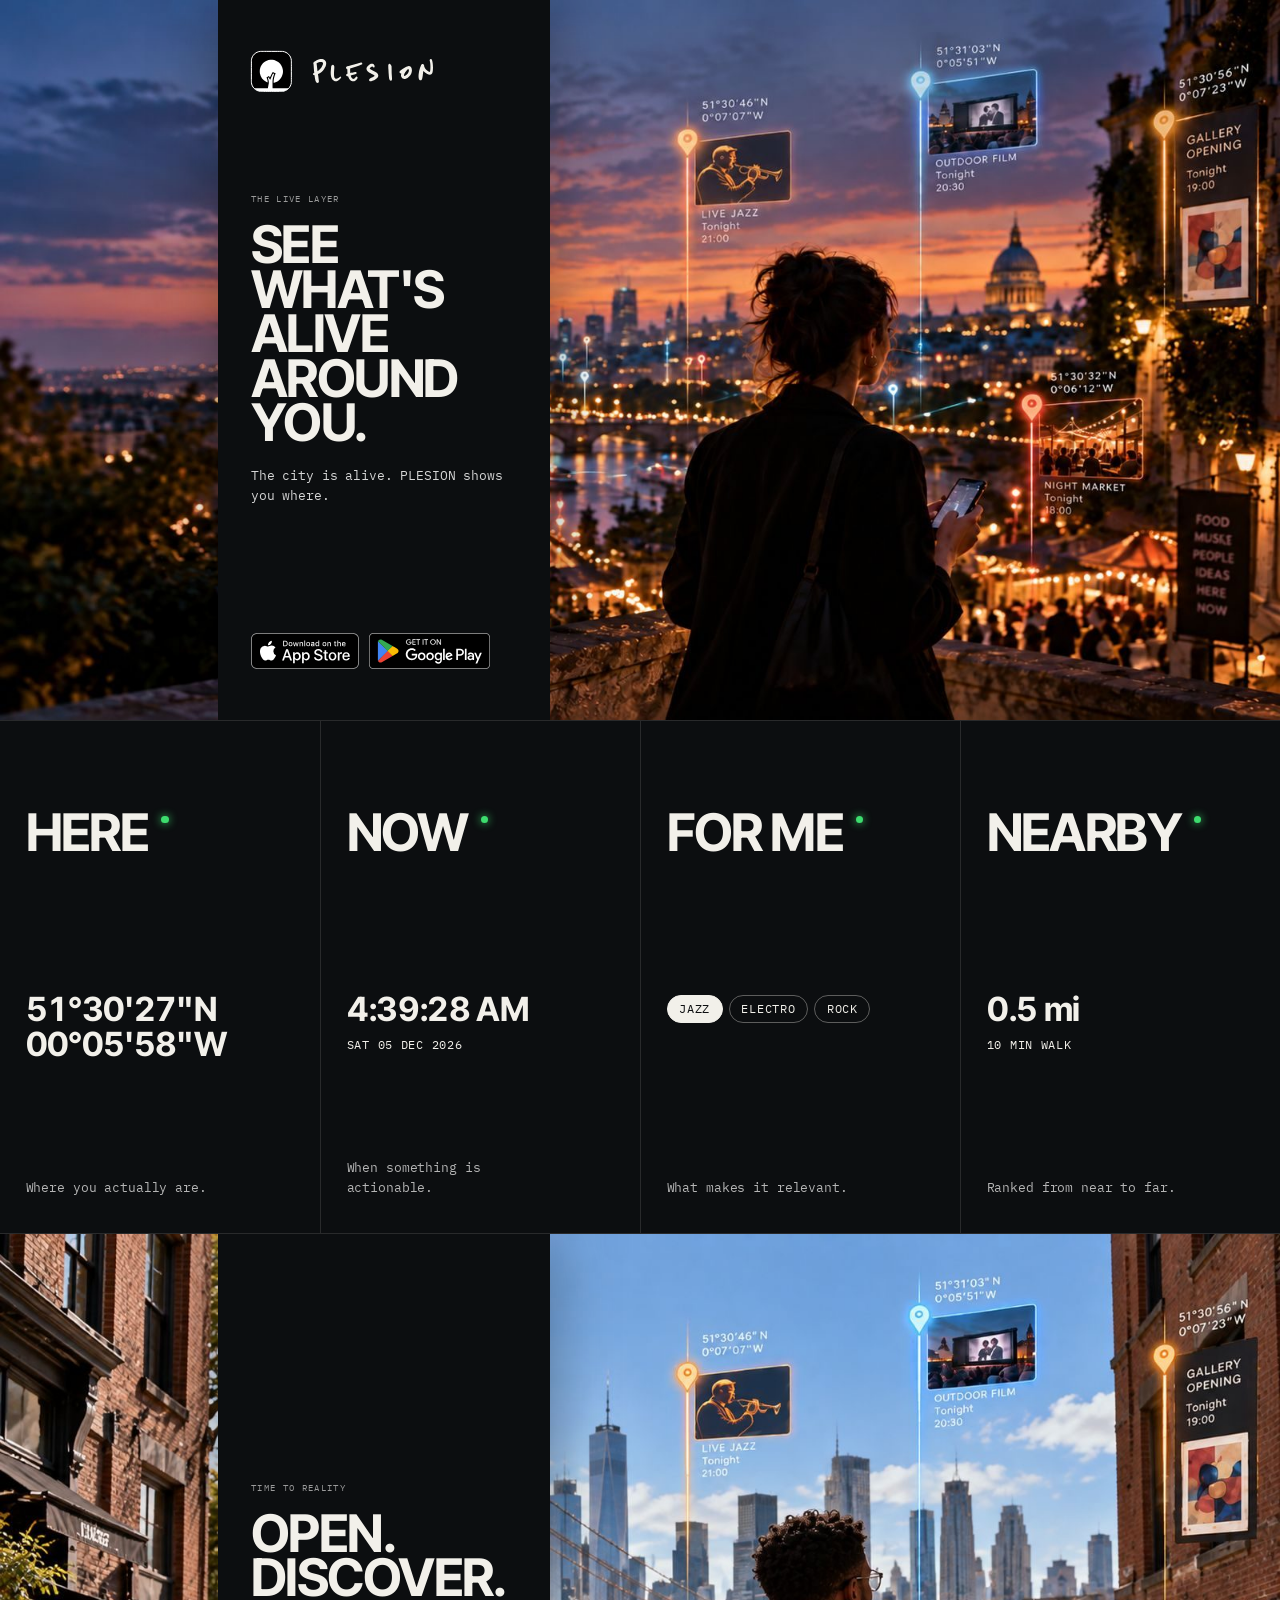
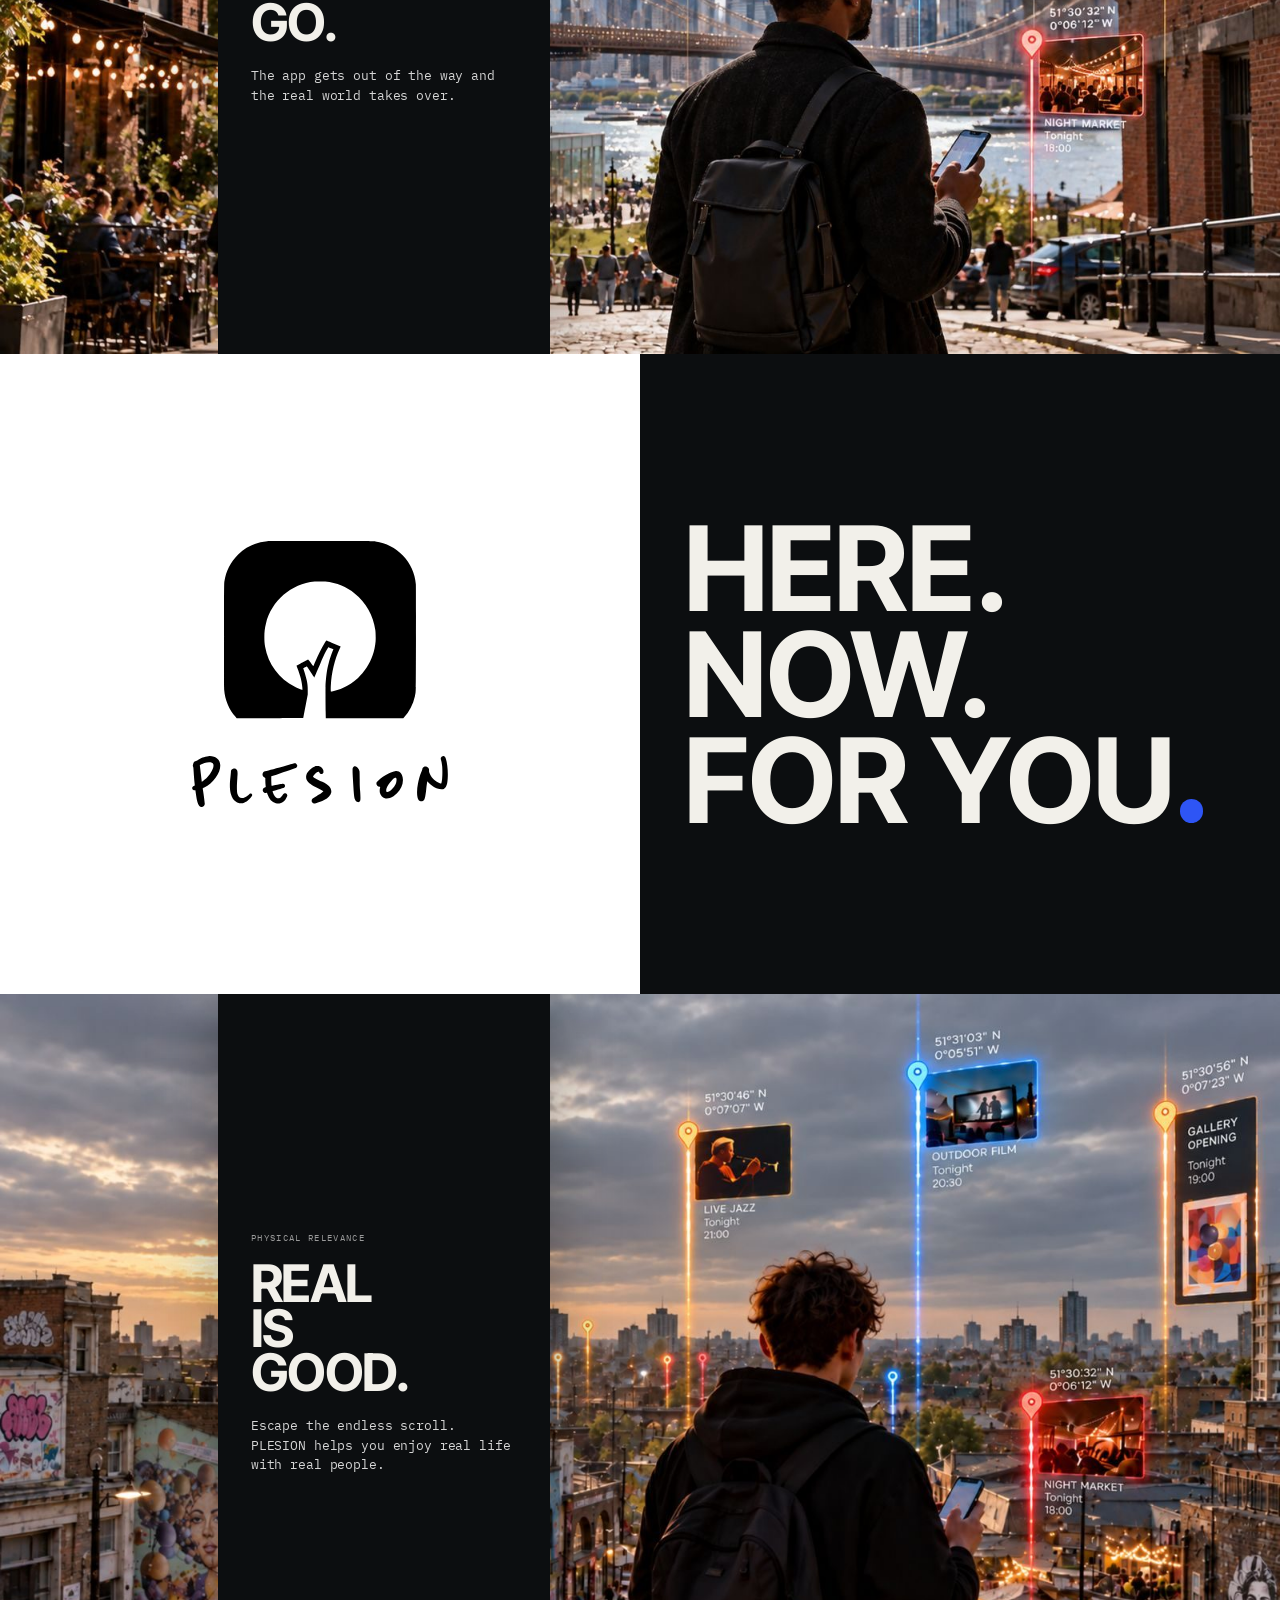
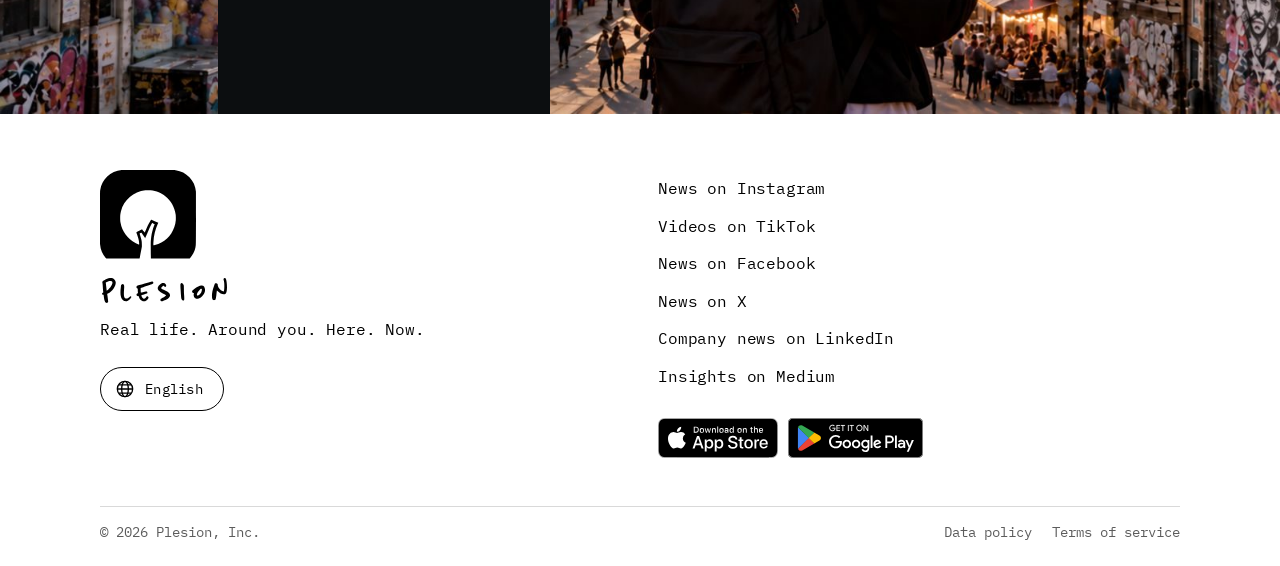
<file: index.html>
<!doctype html>
<html lang="en">
<head>
  <meta charset="utf-8">
  <meta name="viewport" content="width=device-width, initial-scale=1">
  <meta name="theme-color" content="#000000">
  <title>PLESION | Real life. Around you. Here. Now.</title>
  <meta name="description" content="The PLESION app shows what's happening around you, right now. Go live it.">
  <link rel="canonical" href="https://plesion.com/">
  <link rel="alternate" hreflang="en" href="https://plesion.com/">
  <link rel="alternate" hreflang="fr" href="https://plesion.com/fr/">
  <link rel="alternate" hreflang="it" href="https://plesion.com/it/">
  <link rel="alternate" hreflang="x-default" href="https://plesion.com/">
  <meta property="og:title" content="PLESION | Real life. Around you. Here. Now.">
  <meta property="og:description" content="The PLESION app shows what's happening around you, right now. Go live it.">
  <meta property="og:type" content="website">
  <meta property="og:url" content="https://plesion.com/">
  <link rel="icon" href="/assets/favicon.ico" sizes="any">
  <link rel="icon" type="image/png" sizes="32x32" href="/assets/favicon-32.png">
  <link rel="apple-touch-icon" href="/assets/apple-touch-icon.png">
  <meta property="og:image" content="https://plesion.com/assets/og-image.jpg">
  <meta property="og:image:width" content="1200">
  <meta property="og:image:height" content="630">
  <meta property="og:image:alt" content="PLESION: See what's alive around you.">
  <meta property="og:site_name" content="PLESION">
  <meta property="og:locale" content="en_US">
  <meta name="twitter:card" content="summary_large_image">
  <link rel="preload" href="/assets/fonts/inter-tight-latin-700-normal.woff2" as="font" type="font/woff2" crossorigin>
  <link rel="preload" href="/assets/fonts/ibm-plex-mono-latin-400-normal.woff2" as="font" type="font/woff2" crossorigin>
  <link rel="stylesheet" href="/styles.css?v=20261006-1">
  <script type="application/ld+json">
  {
    "@context": "https://schema.org",
    "@graph": [
      {
        "@type": "Organization",
        "@id": "https://plesion.com/#organization",
        "name": "PLESION",
        "legalName": "Plesion, Inc.",
        "url": "https://plesion.com/",
        "logo": "https://plesion.com/assets/logo-512.png",
        "description": "The PLESION app shows what's happening around you, right now. Go live it.",
        "slogan": "Real life. Around you. Here. Now.",
        "email": "support@plesion.com",
        "sameAs": [
          "https://www.instagram.com/plesionapp/",
          "https://www.tiktok.com/@plesionapp",
          "https://www.facebook.com/plesionapp",
          "https://x.com/PlesionApp",
          "https://www.linkedin.com/company/plesion",
          "https://plesion.medium.com/"
        ]
      },
      {
        "@type": "WebSite",
        "@id": "https://plesion.com/#website",
        "url": "https://plesion.com/",
        "name": "PLESION",
        "publisher": {
          "@id": "https://plesion.com/#organization"
        },
        "inLanguage": "en"
      },
      {
        "@type": "WebPage",
        "@id": "https://plesion.com/#webpage",
        "url": "https://plesion.com/",
        "name": "PLESION | Real life. Around you. Here. Now.",
        "isPartOf": {
          "@id": "https://plesion.com/#website"
        },
        "about": {
          "@id": "https://plesion.com/#organization"
        },
        "description": "The PLESION app shows what's happening around you, right now. Go live it.",
        "inLanguage": "en"
      },
      {
        "@type": "MobileApplication",
        "@id": "https://plesion.com/#ios-app",
        "name": "PLESION",
        "operatingSystem": "iOS",
        "applicationCategory": "TravelApplication",
        "installUrl": "https://apps.apple.com/app/id1502237943",
        "offers": {
          "@type": "Offer",
          "price": "0",
          "priceCurrency": "USD"
        },
        "publisher": {
          "@id": "https://plesion.com/#organization"
        },
        "description": "The PLESION app shows what's happening around you, right now. Go live it.",
        "featureList": [
          "See posts pinned to exact spots around you",
          "Share what's happening where you are",
          "Find live events and activities nearby",
          "Meet people around you in real life"
        ]
      },
      {
        "@type": "MobileApplication",
        "@id": "https://plesion.com/#android-app",
        "name": "PLESION",
        "operatingSystem": "Android",
        "applicationCategory": "TravelApplication",
        "installUrl": "https://play.google.com/store/apps/details?id=com.vantino.plesion",
        "offers": {
          "@type": "Offer",
          "price": "0",
          "priceCurrency": "USD"
        },
        "publisher": {
          "@id": "https://plesion.com/#organization"
        },
        "description": "The PLESION app shows what's happening around you, right now. Go live it.",
        "featureList": [
          "See posts pinned to exact spots around you",
          "Share what's happening where you are",
          "Find live events and activities nearby",
          "Meet people around you in real life"
        ]
      }
    ]
  }
  </script>
</head>
<body>
  <a class="skip" href="#main">Skip to content</a>
  <div class="lang-hint" hidden></div>

  <main id="main">
    <section class="live" aria-labelledby="live-title">
      <div class="live-text">
        <div class="live-brand"><svg class="live-brand-icon" viewBox="-40 -40 1248 1248" aria-hidden="true" focusable="false"><path fill="#fff" fill-rule="evenodd" d="M265.5,1167.3C225.3,1164.0 191.5,1154.8 158.1,1138.1C127.9,1122.9 104.6,1105.7 80.0,1080.3C33.8,1032.8 6.2,971.5 1.0,905.0C0.2,894.6 -0.0,802.1 0.2,574.5C0.6,279.6 0.7,257.7 2.3,247.0C12.5,180.2 40.1,126.2 87.7,80.0C135.2,33.8 196.5,6.2 263.0,1.0C273.4,0.2 365.9,-0.0 593.5,0.2C888.4,0.6 910.3,0.7 921.0,2.3C987.8,12.5 1041.8,40.1 1088.0,87.7C1134.2,135.2 1161.8,196.5 1167.0,263.0C1167.8,273.4 1168.0,365.9 1167.8,593.5C1167.4,888.4 1167.3,910.3 1165.7,921.0C1155.5,987.8 1127.9,1041.8 1080.3,1088.0C1033.3,1133.7 972.4,1161.4 906.7,1166.9C897.8,1167.7 797.5,1167.9 581.7,1167.8C410.0,1167.7 267.7,1167.5 265.5,1167.3Z"/><path fill="#000" fill-rule="evenodd" d="M70.0,1069.9C30.5,1025.1 5.7,966.0 1.0,905.0C0.2,894.6 -0.0,802.1 0.2,574.5C0.6,279.6 0.7,257.7 2.3,247.0C12.5,180.2 40.1,126.2 87.7,80.0C135.2,33.8 196.5,6.2 263.0,1.0C273.4,0.2 365.9,-0.0 593.5,0.2C888.4,0.6 910.3,0.7 921.0,2.3C987.8,12.5 1041.8,40.1 1088.0,87.7C1134.2,135.2 1161.8,196.5 1167.0,263.0C1167.8,273.4 1168.0,365.9 1167.8,593.5C1167.4,942.1 1167.9,914.7 1161.4,944.0C1150.5,992.6 1127.0,1038.4 1094.6,1073.8L1090.7,1078.0L855.0,1078.0L619.2,1078.0L618.4,1037.2C618.0,1014.8 617.6,967.2 617.5,931.5C617.5,870.6 617.6,865.2 619.8,845.5C625.0,796.7 628.0,778.8 636.0,746.9C642.9,719.7 651.5,693.1 659.9,672.9L665.7,659.1L650.3,652.5C641.8,648.8 634.7,646.0 634.5,646.2C634.0,646.9 622.0,668.0 617.7,676.0C610.4,689.5 598.7,715.2 586.3,745.0C576.4,768.7 550.3,828.9 549.5,829.8C549.3,830.0 539.5,815.6 527.7,797.8C516.0,780.0 505.4,764.8 504.4,763.9C502.6,762.3 501.9,762.5 493.0,767.6C487.8,770.5 483.1,773.1 482.7,773.2C482.2,773.4 483.5,778.3 485.5,784.0C490.8,799.3 499.4,829.6 502.9,845.6C508.4,870.8 509.4,881.1 509.4,908.5L509.4,933.5L495.7,1004.9C488.2,1044.2 482.0,1076.7 482.0,1077.2C482.0,1077.6 390.9,1078.0 279.6,1078.0L77.1,1078.0L70.0,1069.9ZM668.5,913.1C725.1,898.2 771.7,872.7 815.3,832.7C834.1,815.4 850.6,795.8 866.8,771.5C898.4,724.2 917.2,669.9 922.1,612.1C923.6,594.5 922.7,557.2 920.5,541.0C908.3,452.1 864.1,374.1 794.6,318.7C772.7,301.3 740.2,282.1 714.5,271.4C684.4,259.0 649.9,250.4 616.1,247.0C602.8,245.7 565.2,245.7 551.9,247.0C408.2,261.4 289.7,363.4 255.0,502.7C248.0,530.8 245.5,552.0 245.5,584.0C245.5,609.8 246.4,621.4 250.1,643.0C267.8,747.0 336.2,839.3 431.0,887.2C443.5,893.5 473.3,906.0 475.9,906.0C479.4,906.0 474.3,864.3 467.4,836.5C463.5,820.8 453.7,790.9 446.2,772.0C443.4,765.1 441.5,759.2 441.8,758.8C442.2,758.5 458.0,749.7 476.9,739.4L511.4,720.6L515.7,725.5C518.1,728.2 525.3,737.5 531.8,746.2C543.5,761.9 543.5,761.9 544.7,759.2C545.4,757.7 550.6,745.5 556.4,732.0C575.2,687.5 591.5,654.9 610.6,623.0C615.7,614.5 620.3,606.9 620.8,606.2C621.5,605.1 631.1,608.8 665.7,623.6L709.7,642.3L703.7,654.9C674.0,717.5 653.9,800.8 649.9,878.9C648.6,903.8 649.3,917.0 651.8,917.0C652.8,917.0 660.2,915.2 668.5,913.1Z"/><path class="icon-stroke" d="M265.5,1167.3C225.3,1164.0 191.5,1154.8 158.1,1138.1C127.9,1122.9 104.6,1105.7 80.0,1080.3C33.8,1032.8 6.2,971.5 1.0,905.0C0.2,894.6 -0.0,802.1 0.2,574.5C0.6,279.6 0.7,257.7 2.3,247.0C12.5,180.2 40.1,126.2 87.7,80.0C135.2,33.8 196.5,6.2 263.0,1.0C273.4,0.2 365.9,-0.0 593.5,0.2C888.4,0.6 910.3,0.7 921.0,2.3C987.8,12.5 1041.8,40.1 1088.0,87.7C1134.2,135.2 1161.8,196.5 1167.0,263.0C1167.8,273.4 1168.0,365.9 1167.8,593.5C1167.4,888.4 1167.3,910.3 1165.7,921.0C1155.5,987.8 1127.9,1041.8 1080.3,1088.0C1033.3,1133.7 972.4,1161.4 906.7,1166.9C897.8,1167.7 797.5,1167.9 581.7,1167.8C410.0,1167.7 267.7,1167.5 265.5,1167.3Z"/></svg><span class="brand-word" role="img" aria-label="PLESION"></span></div>
        <p class="live-eyebrow">The live layer</p>
        <h1 id="live-title" class="live-title live-title--lead"><span>See</span> <span>what's</span> <span>alive</span> <span>around</span> <span>you.</span></h1>
        <p class="live-lede">The city is alive. PLESION shows you where.</p>
        <div class="live-badges">
          <a class="badge" href="https://apps.apple.com/app/apple-store/id1502237943?pt=123825760&amp;ct=website-top&amp;mt=8"><img src="/assets/badge-app-store.svg" alt="Download on the App Store" width="120" height="40"></a>
          <a class="badge" href="https://play.google.com/store/apps/details?id=com.vantino.plesion&amp;referrer=utm_source%3Dwebsite-top%26utm_medium%3Dwebsite%26utm_campaign%3Dbadge"><img src="/assets/badge-google-play.svg" alt="Get it on Google Play" width="135" height="40"></a>
        </div>
      </div>
      <div class="live-photo" role="img" aria-label="At dusk, a woman on a terrace above a city of lights holds her phone, with posts for live jazz, an outdoor film and a night market pinned across the view.">
      </div>
    </section>

    <section class="now-strip" aria-label="Here, now, for me, nearby">
      <div class="ns-cell">
        <p class="ns-label"><span class="ns-light" aria-hidden="true"></span>Here</p>
        <div class="ns-read"><span class="ns-val ns-here">51°30'27"N<br>00°05'58"W</span></div>
        <p class="ns-desc">Where you actually are.</p>
      </div>
      <div class="ns-cell">
        <p class="ns-label"><span class="ns-light" aria-hidden="true"></span>Now</p>
        <div class="ns-read"><span class="ns-val ns-clock">--:--:--</span><span class="ns-lite live-date"></span></div>
        <p class="ns-desc">When something is actionable.</p>
      </div>
      <div class="ns-cell">
        <p class="ns-label"><span class="ns-light" aria-hidden="true"></span>For me</p>
        <div class="ns-read"><span class="ns-tags"><span>Jazz</span><span>Electro</span><span>Rock</span></span></div>
        <p class="ns-desc">What makes it relevant.</p>
      </div>
      <div class="ns-cell">
        <p class="ns-label"><span class="ns-light" aria-hidden="true"></span>Nearby</p>
        <div class="ns-read"><span class="ns-val ns-dist">800 m</span><span class="ns-lite">10 min walk</span></div>
        <p class="ns-desc">Ranked from near to far.</p>
      </div>
    </section>

    <section class="live live--brooklyn" aria-labelledby="relevance-title">
      <div class="live-text">
        <p class="live-eyebrow">Time to reality</p>
        <h2 id="relevance-title" class="live-title live-title--beats"><span>Open.</span> <span>Discover.</span> <span>Go.</span></h2>
        <p class="live-lede">The app gets out of the way and the real world takes over.</p>
      </div>
      <div class="live-photo" role="img" aria-label="A man on a cobbled street by a bridge looks at his phone, with posts for live jazz, an outdoor film, a gallery opening and a night market floating at the places where they happen. Brooklyn, New York.">
      </div>
    </section>


    <section class="duo" aria-label="PLESION: here, now, for you">
      <div class="duo-brand">
        <h2 class="duo-lock">
          <img src="/assets/logo-app.svg" alt="" width="240" height="240">
          <span class="brand-word duo-word" role="img" aria-label="PLESION"></span>
        </h2>
      </div>
      <div class="duo-poster">
        <p class="duo-lines"><span class="l l1">Here.</span> <span class="l l2">Now.</span> <span class="l l3">For you<span class="duo-dot" aria-hidden="true"></span><span class="sr-only">.</span></span></p>
      </div>
    </section>

    <section class="live live--murals" aria-labelledby="lived-title">
      <div class="live-text">
        <p class="live-eyebrow">Physical relevance</p>
        <h2 id="lived-title" class="live-title live-title--beats"><span>Real</span> <span>is</span> <span>good.</span></h2>
        <p class="live-lede">Escape the endless scroll. PLESION helps you enjoy real life with real people.</p>
      </div>
      <div class="live-photo" role="img" aria-label="A young man with a backpack looks out at sunset over a city of brick buildings and street murals, phone in hand, with posts for live jazz, an outdoor film, a gallery opening and a night market pinned across the view.">
      </div>
    </section>

  </main>

  <footer class="site-footer">
    <div class="wrap">
      <div class="footer-grid">
        <div class="footer-brand">
          <a class="footer-logo" href="/" aria-label="PLESION home">
            <img class="footer-icon" src="/assets/logo-app.svg" alt="" width="96" height="96">
            <span class="brand-word footer-word" aria-hidden="true"></span>
          </a>
          <p class="footer-tag"><span>Real life. Around you.</span> <span>Here. Now.</span></p>
          <!-- lang:switch --><div class="lang"><button class="lang-btn" type="button" aria-expanded="false" aria-controls="lang-panel" aria-label="Language: English"><svg class="lang-globe" viewBox="0 0 24 24" aria-hidden="true" focusable="false"><g fill="none" stroke="currentColor" stroke-width="1.6"><circle cx="12" cy="12" r="9.2"/><ellipse cx="12" cy="12" rx="4" ry="9.2"/><path d="M3 12h18M4.6 7h14.8M4.6 17h14.8"/></g></svg><span>English</span></button><div class="lang-panel" id="lang-panel" role="dialog" aria-label="Choose a language" tabindex="-1" hidden><div class="lang-head"><p>Choose a language</p><button class="lang-close" type="button" aria-label="Close">×</button></div><ul><li><a href="/" lang="en" hreflang="en" data-lang="en" aria-current="true">English<svg class="lang-check" viewBox="0 0 24 24" aria-hidden="true" focusable="false"><path d="M5 12.5l4.2 4.2L19 7" fill="none" stroke="currentColor" stroke-width="2"/></svg></a></li><li><a href="/fr/" lang="fr" hreflang="fr" data-lang="fr">Français</a></li><li><a href="/it/" lang="it" hreflang="it" data-lang="it">Italiano</a></li></ul></div><div class="lang-veil" hidden></div></div><!-- /lang:switch -->
        </div>
        <nav class="footer-social" aria-label="PLESION on social media and app stores">
          <ul>
            <li><a href="https://www.instagram.com/plesionapp/" target="_blank" rel="noopener">News on Instagram</a></li>
            <li><a href="https://www.tiktok.com/@plesionapp" target="_blank" rel="noopener">Videos on TikTok</a></li>
            <li><a href="https://www.facebook.com/plesionapp" target="_blank" rel="noopener">News on Facebook</a></li>
            <li><a href="https://x.com/PlesionApp" target="_blank" rel="noopener">News on X</a></li>
            <li><a href="https://www.linkedin.com/company/plesion" target="_blank" rel="noopener">Company news on LinkedIn</a></li>
            <li><a href="https://plesion.medium.com/" target="_blank" rel="noopener">Insights on Medium</a></li>
          </ul>
          <div class="foot-dl">
            <a class="badge" href="https://apps.apple.com/app/apple-store/id1502237943?pt=123825760&amp;ct=website-footer&amp;mt=8"><img src="/assets/badge-app-store.svg" alt="Download on the App Store" width="120" height="40"></a>
            <a class="badge" href="https://play.google.com/store/apps/details?id=com.vantino.plesion&amp;referrer=utm_source%3Dwebsite-footer%26utm_medium%3Dwebsite%26utm_campaign%3Dbadge"><img src="/assets/badge-google-play.svg" alt="Get it on Google Play" width="135" height="40"></a>
          </div>
        </nav>
      </div>
      <div class="footer-base">
        <p class="copyright">© 2026 Plesion, Inc.</p>
        <nav aria-label="Legal">
          <ul class="footer-legal">
            <li><a href="/data-policy">Data policy</a></li>
            <li><a href="/terms-of-service">Terms of service</a></li>
          </ul>
        </nav>
      </div>
    </div>
  </footer>
  <script>
    // Live strip: date, clock and distance in the visitor's own conventions. Nothing is requested or sent anywhere.
    (function () {
      var d = new Date(), pad = function (x) { return String(x).padStart(2, '0'); };
      var N = {
        en: [['Sun', 'Mon', 'Tue', 'Wed', 'Thu', 'Fri', 'Sat'], ['Jan', 'Feb', 'Mar', 'Apr', 'May', 'Jun', 'Jul', 'Aug', 'Sep', 'Oct', 'Nov', 'Dec']],
        fr: [['Dim', 'Lun', 'Mar', 'Mer', 'Jeu', 'Ven', 'Sam'], ['Janv', 'Févr', 'Mars', 'Avr', 'Mai', 'Juin', 'Juil', 'Août', 'Sept', 'Oct', 'Nov', 'Déc']],
        it: [['Dom', 'Lun', 'Mar', 'Mer', 'Gio', 'Ven', 'Sab'], ['Gen', 'Feb', 'Mar', 'Apr', 'Mag', 'Giu', 'Lug', 'Ago', 'Set', 'Ott', 'Nov', 'Dic']]
      }, NAMES = N[document.documentElement.lang] || N.en;
      var s = NAMES[0][d.getDay()] + ' ' + pad(d.getDate()) + ' ' + NAMES[1][d.getMonth()] + ' ' + d.getFullYear();
      document.querySelectorAll('.live-date').forEach(function (el) { el.textContent = s; });
      // Clock: 24-hour or AM/PM, following the visitor's own setting
      var f; try { f = new Intl.DateTimeFormat(undefined, { hour: 'numeric', minute: '2-digit', second: '2-digit' }); } catch (e) {}
      var clocks = document.querySelectorAll('.ns-clock');
      function tick() {
        var n = new Date();
        var t = f ? f.format(n) : [n.getHours(), n.getMinutes(), n.getSeconds()].map(pad).join(':');
        clocks.forEach(function (c) { c.textContent = t; });
      }
      if (clocks.length) { tick(); setInterval(tick, 1000); }
      // Distance: miles where people walk in miles (US, UK, Liberia, Myanmar), metres everywhere else.
      // The browser language's country decides; without one, the time zone does.
      var lang = (navigator.languages && navigator.languages[0]) || navigator.language || '';
      var m = lang.match(/-([A-Za-z]{2})(?![A-Za-z])/), tz = '';
      try { tz = Intl.DateTimeFormat().resolvedOptions().timeZone || ''; } catch (e) {}
      var miles = m ? /^(US|GB|LR|MM)$/i.test(m[1])
        : /^(America\/(New_York|Chicago|Denver|Los_Angeles|Phoenix|Anchorage|Detroit|Boise|Juneau|Sitka|Nome|Adak|Yakutat|Metlakatla|Menominee|Indiana\/.+|Kentucky\/.+|North_Dakota\/.+)|Pacific\/Honolulu|US\/.+|Europe\/(London|Belfast)|GB|Africa\/Monrovia|Asia\/(Yangon|Rangoon))$/.test(tz);
      if (miles) document.querySelectorAll('.ns-dist').forEach(function (el) { el.textContent = '0.5 mi'; });
    })();
  </script>
  <script>
    // HERE: approximate coordinates of the visitor's region, from the browser's time zone.
    // Nothing is requested or sent anywhere; London stays as the fallback.
    (function () {
      var el = document.querySelector('.ns-here');
      if (!el || !window.Intl) return;
      var tz; try { tz = Intl.DateTimeFormat().resolvedOptions().timeZone; } catch (e) { return; }
      if (!tz) return;
      var Z = {}, A = {};
      'Africa/Abidjan:19140:-14520|Africa/Accra:19980:-780|Africa/Addis_Ababa:32520:139320|Africa/Algiers:132420:10980|Africa/Asmara:55200:139980|Africa/Bamako:45540:-28800|Africa/Bangui:15720:66900|Africa/Banjul:48480:-59940|Africa/Bissau:42660:-56100|Africa/Blantyre:-56820:126000|Africa/Brazzaville:-15360:55020|Africa/Bujumbura:-12180:105720|Africa/Cairo:108180:112500|Africa/Casablanca:121140:-27300|Africa/Ceuta:129180:-19140|Africa/Conakry:34260:-49380|Africa/Dakar:52800:-62760|Africa/Dar_es_Salaam:-24480:141420|Africa/Djibouti:41760:155340|Africa/Douala:14580:34920|Africa/El_Aaiun:97740:-47520|Africa/Freetown:30600:-47700|Africa/Gaborone:-88740:93300|Africa/Harare:-64200:111780|Africa/Johannesburg:-94500:100800|Africa/Juba:17460:113820|Africa/Kampala:1140:116700|Africa/Khartoum:56160:117120|Africa/Kigali:-7020:108240|Africa/Kinshasa:-15480:55080|Africa/Lagos:23220:12240|Africa/Libreville:1380:34020|Africa/Lome:22080:4380|Africa/Luanda:-31680:47640|Africa/Lubumbashi:-42000:98880|Africa/Lusaka:-55500:101820|Africa/Malabo:13500:31620|Africa/Maputo:-93480:117300|Africa/Maseru:-106080:99000|Africa/Mbabane:-94680:111960|Africa/Mogadishu:7440:163320|Africa/Monrovia:22680:-38820|Africa/Nairobi:-4620:132540|Africa/Ndjamena:43620:54180|Africa/Niamey:48660:7620|Africa/Nouakchott:65160:-57420|Africa/Ouagadougou:44520:-5460|Africa/Porto-Novo:23340:9420|Africa/Sao_Tome:1200:24240|Africa/Tripoli:118440:47460|Africa/Tunis:132480:36660|Africa/Windhoek:-81240:61560|America/Adak:186768:-635969|America/Anchorage:220385:-539641|America/Anguilla:65520:-227040|America/Antigua:61380:-222480|America/Araguaina:-25920:-173520|America/Argentina/Buenos_Aires:-124560:-210420|America/Argentina/Catamarca:-102480:-236820|America/Argentina/Cordoba:-113040:-231060|America/Argentina/Jujuy:-87060:-235080|America/Argentina/La_Rioja:-105960:-240660|America/Argentina/Mendoza:-118380:-247740|America/Argentina/Rio_Gallegos:-185880:-249180|America/Argentina/Salta:-89220:-235500|America/Argentina/San_Juan:-113520:-246660|America/Argentina/San_Luis:-119940:-238860|America/Argentina/Tucuman:-96540:-234780|America/Argentina/Ushuaia:-197280:-245880|America/Aruba:45000:-251880|America/Asuncion:-90960:-207600|America/Atikokan:175531:-329838|America/Bahia:-46740:-138660|America/Bahia_Banderas:74880:-378900|America/Barbados:47160:-214620|America/Belem:-5220:-174540|America/Belize:63000:-317520|America/Blanc-Sablon:185100:-205620|America/Boa_Vista:10140:-218400|America/Bogota:16560:-266700|America/Boise:157009:-418329|America/Cambridge_Bay:248810:-378190|America/Campo_Grande:-73620:-196620|America/Cancun:75900:-312360|America/Caracas:37800:-240960|America/Cayenne:17760:-188400|America/Cayman:69480:-292980|America/Chicago:150660:-315540|America/Chihuahua:103080:-381900|America/Ciudad_Juarez:114240:-383340|America/Costa_Rica:35760:-302700|America/Coyhaique:-164040:-259440|America/Creston:176760:-419460|America/Cuiaba:-56100:-201900|America/Curacao:43860:-248400|America/Danmarkshavn:276360:-67200|America/Dawson:230640:-501900|America/Dawson_Creek:200760:-432840|America/Denver:143061:-377943|America/Detroit:152393:-298965|America/Dominica:55080:-221040|America/Edmonton:192780:-408480|America/Eirunepe:-24000:-251520|America/El_Salvador:49320:-321120|America/Fort_Nelson:211680:-441720|America/Fortaleza:-13380:-138600|America/Glace_Bay:166320:-215820|America/Goose_Bay:192000:-217500|America/Grand_Turk:77280:-256080|America/Grenada:43380:-222300|America/Guadeloupe:58440:-221520|America/Guatemala:52680:-325860|America/Guayaquil:-7800:-287400|America/Guyana:24480:-209400|America/Halifax:160740:-228960|America/Havana:83280:-296520|America/Hermosillo:104640:-399480|America/Indiana/Indianapolis:143166:-310169|America/Indiana/Knox:148665:-311850|America/Indiana/Marengo:138152:-310841|America/Indiana/Petersburg:138571:-314203|America/Indiana/Tell_City:136631:-312341|America/Indiana/Vevay:139492:-306242|America/Indiana/Vincennes:139238:-315103|America/Indiana/Winamac:147785:-311771|America/Inuvik:246059:-481380|America/Iqaluit:229440:-246480|America/Jamaica:64685:-276456|America/Juneau:209887:-483911|America/Kentucky/Louisville:137715:-308734|America/Kentucky/Monticello:132587:-305457|America/Kralendijk:43743:-245796|America/La_Paz:-59400:-245340|America/Lima:-43380:-277380|America/Los_Angeles:122588:-425674|America/Lower_Princes:64985:-226970|America/Maceio:-34800:-128580|America/Managua:43740:-310620|America/Manaus:-11280:-216060|America/Marigot:65040:-227100|America/Martinique:52560:-219900|America/Matamoros:93000:-351000|America/Mazatlan:83580:-383100|America/Menominee:162388:-315411|America/Merida:75480:-322620|America/Metlakatla:198457:-473675|America/Mexico_City:69840:-356940|America/Miquelon:169380:-202800|America/Moncton:165960:-233220|America/Monterrey:92400:-361140|America/Montevideo:-125673:-202365|America/Montserrat:60180:-223980|America/Nassau:90300:-278460|America/New_York:146571:-266423|America/Nome:232204:-595463|America/Noronha:-13860:-116700|America/North_Dakota/Beulah:170151:-366400|America/North_Dakota/Center:169619:-364677|America/North_Dakota/New_Salem:168642:-365079|America/Nuuk:231060:-186240|America/Ojinaga:106440:-375900|America/Panama:32280:-286320|America/Paramaribo:21000:-198600|America/Phoenix:120414:-403464|America/Port-au-Prince:66720:-260400|America/Port_of_Spain:38340:-221460|America/Porto_Velho:-31560:-230040|America/Puerto_Rico:66486:-237982|America/Punta_Arenas:-191340:-255300|America/Rankin_Inlet:226140:-331499|America/Recife:-28980:-125640|America/Regina:181440:-376740|America/Resolute:268904:-341385|America/Rio_Branco:-35880:-244080|America/Santarem:-8760:-197520|America/Santiago:-120420:-254400|America/Santo_Domingo:66480:-251640|America/Sao_Paulo:-84720:-167820|America/Scoresbysund:253740:-79080|America/Sitka:205835:-487087|America/St_Barthelemy:64380:-226260|America/St_Johns:171240:-189780|America/St_Kitts:62280:-225780|America/St_Lucia:50460:-219600|America/St_Thomas:66060:-233760|America/St_Vincent:47340:-220440|America/Swift_Current:181020:-388200|America/Tegucigalpa:50760:-313980|America/Thule:275640:-247620|America/Tijuana:117120:-421260|America/Toronto:157140:-285780|America/Tortola:66420:-232620|America/Vancouver:177360:-443220|America/Whitehorse:218580:-486180|America/Winnipeg:179580:-349740|America/Yakutat:214369:-503018|Antarctica/Casey:-238620:397860|Antarctica/Davis:-246900:280680|Antarctica/DumontDUrville:-240000:504060|Antarctica/Macquarie:-196200:572220|Antarctica/Mawson:-243360:226380|Antarctica/McMurdo:-280200:599760|Antarctica/Palmer:-233280:-230760|Antarctica/Rothera:-243240:-245280|Antarctica/Syowa:-248422:142524|Antarctica/Troll:-259241:9126|Antarctica/Vostok:-282240:384840|Arctic/Longyearbyen:280800:57600|Asia/Aden:45900:162720|Asia/Almaty:155700:277020|Asia/Amman:115020:129360|Asia/Anadyr:233100:638940|Asia/Aqtau:160260:180960|Asia/Aqtobe:181020:205800|Asia/Ashgabat:136620:210180|Asia/Atyrau:169620:186960|Asia/Baghdad:120060:159900|Asia/Bahrain:94980:182100|Asia/Baku:145380:179460|Asia/Bangkok:49500:361860|Asia/Barnaul:192120:301500|Asia/Beirut:121980:127800|Asia/Bishkek:154440:268560|Asia/Brunei:17760:413700|Asia/Chita:187380:408480|Asia/Colombo:24960:287460|Asia/Damascus:120600:130680|Asia/Dhaka:85380:325500|Asia/Dili:-30780:452100|Asia/Dubai:91080:199080|Asia/Dushanbe:138900:247680|Asia/Famagusta:126420:122220|Asia/Gaza:113400:124080|Asia/Hebron:113520:126342|Asia/Ho_Chi_Minh:38700:384000|Asia/Hong_Kong:80220:410940|Asia/Hovd:172860:329940|Asia/Irkutsk:188160:375600|Asia/Jakarta:-22200:384480|Asia/Jayapura:-9120:506520|Asia/Jerusalem:114410:126806|Asia/Kabul:124260:249120|Asia/Kamchatka:190860:571140|Asia/Karachi:89520:241380|Asia/Kathmandu:99780:307140|Asia/Khandyga:225563:487994|Asia/Kolkata:81120:318120|Asia/Krasnoyarsk:201660:334200|Asia/Kuala_Lumpur:11400:366120|Asia/Kuching:5580:397200|Asia/Kuwait:105600:172740|Asia/Macau:79910:408750|Asia/Magadan:214440:542880|Asia/Makassar:-18420:429840|Asia/Manila:52512:435484|Asia/Muscat:84960:210900|Asia/Nicosia:126600:120120|Asia/Novokuznetsk:193500:313620|Asia/Novosibirsk:198120:298500|Asia/Omsk:198000:264240|Asia/Oral:184380:184860|Asia/Phnom_Penh:41580:377700|Asia/Pontianak:-120:393600|Asia/Pyongyang:140460:452700|Asia/Qatar:91020:185520|Asia/Qostanay:191520:229020|Asia/Qyzylorda:161280:235680|Asia/Riyadh:88680:168180|Asia/Sakhalin:169080:513720|Asia/Samarkand:142800:240480|Asia/Seoul:135180:457080|Asia/Shanghai:112440:437280|Asia/Singapore:4620:373860|Asia/Srednekolymsk:242880:553380|Asia/Taipei:90180:437400|Asia/Tashkent:148800:249480|Asia/Tbilisi:150180:161340|Asia/Tehran:128400:185160|Asia/Thimphu:98880:322740|Asia/Tokyo:128356:503081|Asia/Tomsk:203400:305880|Asia/Ulaanbaatar:172500:384780|Asia/Urumqi:157680:315300|Asia/Ust-Nera:232417:515616|Asia/Vientiane:64680:369360|Asia/Vladivostok:155400:474960|Asia/Yakutsk:223200:466800|Asia/Yangon:60420:346200|Asia/Yekaterinburg:204660:218160|Asia/Yerevan:144660:160200|Atlantic/Azores:135840:-92400|Atlantic/Bermuda:116220:-233160|Atlantic/Canary:101160:-55440|Atlantic/Cape_Verde:53700:-84660|Atlantic/Faroe:223260:-24360|Atlantic/Madeira:117480:-60840|Atlantic/Reykjavik:230940:-78660|Atlantic/South_Georgia:-195360:-131520|Atlantic/St_Helena:-57300:-20520|Atlantic/Stanley:-186120:-208260|Australia/Adelaide:-125700:498900|Australia/Brisbane:-98880:550920|Australia/Broken_Hill:-115020:509220|Australia/Darwin:-44880:471000|Australia/Eucla:-114180:463920|Australia/Hobart:-154380:530340|Australia/Lindeman:-72960:536400|Australia/Lord_Howe:-113580:572700|Australia/Melbourne:-136140:521880|Australia/Perth:-115020:417060|Australia/Sydney:-121920:544380|Europe/Amsterdam:188520:17640|Europe/Andorra:153000:5460|Europe/Astrakhan:166860:172980|Europe/Athens:136680:85380|Europe/Belgrade:161400:73800|Europe/Berlin:189000:48120|Europe/Bratislava:173340:61620|Europe/Brussels:183000:15600|Europe/Bucharest:159960:93960|Europe/Budapest:171000:68700|Europe/Busingen:171720:31260|Europe/Chisinau:169200:103800|Europe/Copenhagen:200400:45300|Europe/Dublin:192000:-22500|Europe/Gibraltar:130080:-19260|Europe/Guernsey:178037:-9130|Europe/Helsinki:216600:89880|Europe/Isle_of_Man:194940:-16080|Europe/Istanbul:147660:104280|Europe/Jersey:177061:-7584|Europe/Kaliningrad:196980:73800|Europe/Kirov:210960:178740|Europe/Kyiv:181560:109860|Europe/Lisbon:139380:-32880|Europe/Ljubljana:165780:52260|Europe/London:185430:-451|Europe/Luxembourg:178560:22140|Europe/Madrid:145440:-13260|Europe/Malta:129240:52260|Europe/Mariehamn:216360:71820|Europe/Minsk:194040:99240|Europe/Monaco:157320:26580|Europe/Moscow:200721:135424|Europe/Oslo:215700:38700|Europe/Paris:175920:8400|Europe/Podgorica:152760:69360|Europe/Prague:180300:51960|Europe/Riga:205020:86760|Europe/Rome:150840:44940|Europe/Samara:191520:180540|Europe/San_Marino:158100:44880|Europe/Sarajevo:157920:66300|Europe/Saratov:185640:165720|Europe/Simferopol:161820:122760|Europe/Skopje:151140:77160|Europe/Sofia:153660:83940|Europe/Stockholm:213600:64980|Europe/Tallinn:213900:89100|Europe/Tirane:148800:71400|Europe/Ulyanovsk:195600:174240|Europe/Vaduz:169740:34260|Europe/Vatican:150848:44831|Europe/Vienna:173580:58800|Europe/Vilnius:196860:91140|Europe/Volgograd:175440:159900|Europe/Warsaw:188100:75600|Europe/Zagreb:164880:57480|Europe/Zurich:170580:30720|Indian/Antananarivo:-68100:171060|Indian/Chagos:-26400:260700|Indian/Christmas:-37500:380580|Indian/Cocos:-43800:348900|Indian/Comoro:-42060:155760|Indian/Kerguelen:-177670:252783|Indian/Mahe:-16800:199680|Indian/Maldives:15000:264600|Indian/Mauritius:-72600:207000|Indian/Mayotte:-46020:162840|Indian/Reunion:-75120:199680|Pacific/Apia:-49800:-618240|Pacific/Auckland:-132720:629160|Pacific/Bougainville:-22380:560040|Pacific/Chatham:-158220:-635580|Pacific/Chuuk:26700:546420|Pacific/Easter:-97740:-393960|Pacific/Efate:-63600:606300|Pacific/Fakaofo:-33720:-616440|Pacific/Fiji:-65280:642300|Pacific/Funafuti:-30660:645180|Pacific/Galapagos:-3240:-322560|Pacific/Gambier:-83280:-485820|Pacific/Guadalcanal:-34320:576720|Pacific/Guam:48480:521100|Pacific/Honolulu:76705:-568290|Pacific/Kanton:-10020:-618180|Pacific/Kiritimati:6720:-566400|Pacific/Kosrae:19140:586740|Pacific/Kwajalein:32700:602400|Pacific/Majuro:25740:616320|Pacific/Marquesas:-32400:-502200|Pacific/Midway:101580:-638520|Pacific/Nauru:-1860:600900|Pacific/Niue:-68460:-611700|Pacific/Norfolk:-104580:604680|Pacific/Noumea:-80160:599220|Pacific/Pago_Pago:-51360:-614520|Pacific/Palau:26400:484140|Pacific/Pitcairn:-90240:-468300|Pacific/Pohnpei:25080:569580|Pacific/Port_Moresby:-34200:529800|Pacific/Rarotonga:-76440:-575160|Pacific/Saipan:54720:524700|Pacific/Tahiti:-63120:-538440|Pacific/Tarawa:5100:622800|Pacific/Tongatapu:-76080:-630720|Pacific/Wake:69420:599820|Pacific/Wallis:-47880:-634200'.split('|').forEach(function (r) { var p = r.split(':'); Z[p[0]] = [+p[1], +p[2]]; });
      'Africa/Asmera:Africa/Asmara|Africa/Timbuktu:Africa/Bamako|America/Argentina/ComodRivadavia:America/Argentina/Catamarca|America/Atka:America/Adak|America/Buenos_Aires:America/Argentina/Buenos_Aires|America/Catamarca:America/Argentina/Catamarca|America/Coral_Harbour:America/Atikokan|America/Cordoba:America/Argentina/Cordoba|America/Ensenada:America/Tijuana|America/Fort_Wayne:America/Indiana/Indianapolis|America/Godthab:America/Nuuk|America/Indianapolis:America/Indiana/Indianapolis|America/Jujuy:America/Argentina/Jujuy|America/Knox_IN:America/Indiana/Knox|America/Louisville:America/Kentucky/Louisville|America/Mendoza:America/Argentina/Mendoza|America/Montreal:America/Toronto|America/Nipigon:America/Toronto|America/Pangnirtung:America/Iqaluit|America/Porto_Acre:America/Rio_Branco|America/Rainy_River:America/Winnipeg|America/Rosario:America/Argentina/Cordoba|America/Santa_Isabel:America/Tijuana|America/Shiprock:America/Denver|America/Thunder_Bay:America/Toronto|America/Virgin:America/St_Thomas|America/Yellowknife:America/Edmonton|Antarctica/South_Pole:Antarctica/McMurdo|Asia/Ashkhabad:Asia/Ashgabat|Asia/Calcutta:Asia/Kolkata|Asia/Choibalsan:Asia/Ulaanbaatar|Asia/Chongqing:Asia/Shanghai|Asia/Chungking:Asia/Shanghai|Asia/Dacca:Asia/Dhaka|Asia/Harbin:Asia/Shanghai|Asia/Istanbul:Europe/Istanbul|Asia/Kashgar:Asia/Urumqi|Asia/Katmandu:Asia/Kathmandu|Asia/Macao:Asia/Macau|Asia/Rangoon:Asia/Yangon|Asia/Saigon:Asia/Ho_Chi_Minh|Asia/Tel_Aviv:Asia/Jerusalem|Asia/Thimbu:Asia/Thimphu|Asia/Ujung_Pandang:Asia/Makassar|Asia/Ulan_Bator:Asia/Ulaanbaatar|Atlantic/Faeroe:Atlantic/Faroe|Atlantic/Jan_Mayen:Europe/Oslo|Australia/ACT:Australia/Sydney|Australia/Canberra:Australia/Sydney|Australia/Currie:Australia/Hobart|Australia/LHI:Australia/Lord_Howe|Australia/NSW:Australia/Sydney|Australia/North:Australia/Darwin|Australia/Queensland:Australia/Brisbane|Australia/South:Australia/Adelaide|Australia/Tasmania:Australia/Hobart|Australia/Victoria:Australia/Melbourne|Australia/West:Australia/Perth|Australia/Yancowinna:Australia/Broken_Hill|Brazil/Acre:America/Rio_Branco|Brazil/DeNoronha:America/Noronha|Brazil/East:America/Sao_Paulo|Brazil/West:America/Manaus|Canada/Atlantic:America/Halifax|Canada/Central:America/Winnipeg|Canada/Eastern:America/Toronto|Canada/Mountain:America/Edmonton|Canada/Newfoundland:America/St_Johns|Canada/Pacific:America/Vancouver|Canada/Saskatchewan:America/Regina|Canada/Yukon:America/Whitehorse|Chile/Continental:America/Santiago|Chile/EasterIsland:Pacific/Easter|Cuba:America/Havana|Egypt:Africa/Cairo|Eire:Europe/Dublin|Europe/Belfast:Europe/London|Europe/Kiev:Europe/Kyiv|Europe/Nicosia:Asia/Nicosia|Europe/Tiraspol:Europe/Chisinau|Europe/Uzhgorod:Europe/Kyiv|Europe/Zaporozhye:Europe/Kyiv|GB:Europe/London|GB-Eire:Europe/London|Hongkong:Asia/Hong_Kong|Iceland:Atlantic/Reykjavik|Iran:Asia/Tehran|Israel:Asia/Jerusalem|Jamaica:America/Jamaica|Japan:Asia/Tokyo|Kwajalein:Pacific/Kwajalein|Libya:Africa/Tripoli|Mexico/BajaNorte:America/Tijuana|Mexico/BajaSur:America/Mazatlan|Mexico/General:America/Mexico_City|NZ:Pacific/Auckland|NZ-CHAT:Pacific/Chatham|Navajo:America/Denver|PRC:Asia/Shanghai|Pacific/Enderbury:Pacific/Kanton|Pacific/Johnston:Pacific/Honolulu|Pacific/Ponape:Pacific/Pohnpei|Pacific/Samoa:Pacific/Pago_Pago|Pacific/Truk:Pacific/Chuuk|Pacific/Yap:Pacific/Chuuk|Poland:Europe/Warsaw|Portugal:Europe/Lisbon|ROC:Asia/Taipei|ROK:Asia/Seoul|Singapore:Asia/Singapore|Turkey:Europe/Istanbul|US/Alaska:America/Anchorage|US/Aleutian:America/Adak|US/Arizona:America/Phoenix|US/Central:America/Chicago|US/East-Indiana:America/Indiana/Indianapolis|US/Eastern:America/New_York|US/Hawaii:Pacific/Honolulu|US/Indiana-Starke:America/Indiana/Knox|US/Michigan:America/Detroit|US/Mountain:America/Denver|US/Pacific:America/Los_Angeles|US/Samoa:Pacific/Pago_Pago|W-SU:Europe/Moscow'.split('|').forEach(function (r) { var p = r.split(':'); A[p[0]] = p[1]; });
      var c = Z[tz] || Z[A[tz]];
      if (!c) return;
      function dms(s, pos, neg, w) {
        var a = Math.abs(s), d = Math.floor(a / 3600), m = Math.floor(a % 3600 / 60), x = a % 60;
        return String(d).padStart(w, '0') + '\u00B0' + String(m).padStart(2, '0') + "'" + String(x).padStart(2, '0') + '"' + (s < 0 ? neg : pos);
      }
      el.innerHTML = dms(c[0], 'N', 'S', 2) + '<br>' + dms(c[1], 'E', 'W', 2);
    })();
  </script>
  <script src="/assets/lang.js?v=20261005-1" defer></script>
  <!-- Cloudflare Web Analytics --><script defer src='https://static.cloudflareinsights.com/beacon.min.js' data-cf-beacon='{"token": "6d3f76ef62d545f2af6ae02d0a30a107"}'></script><!-- End Cloudflare Web Analytics -->
</body>
</html>
</file>
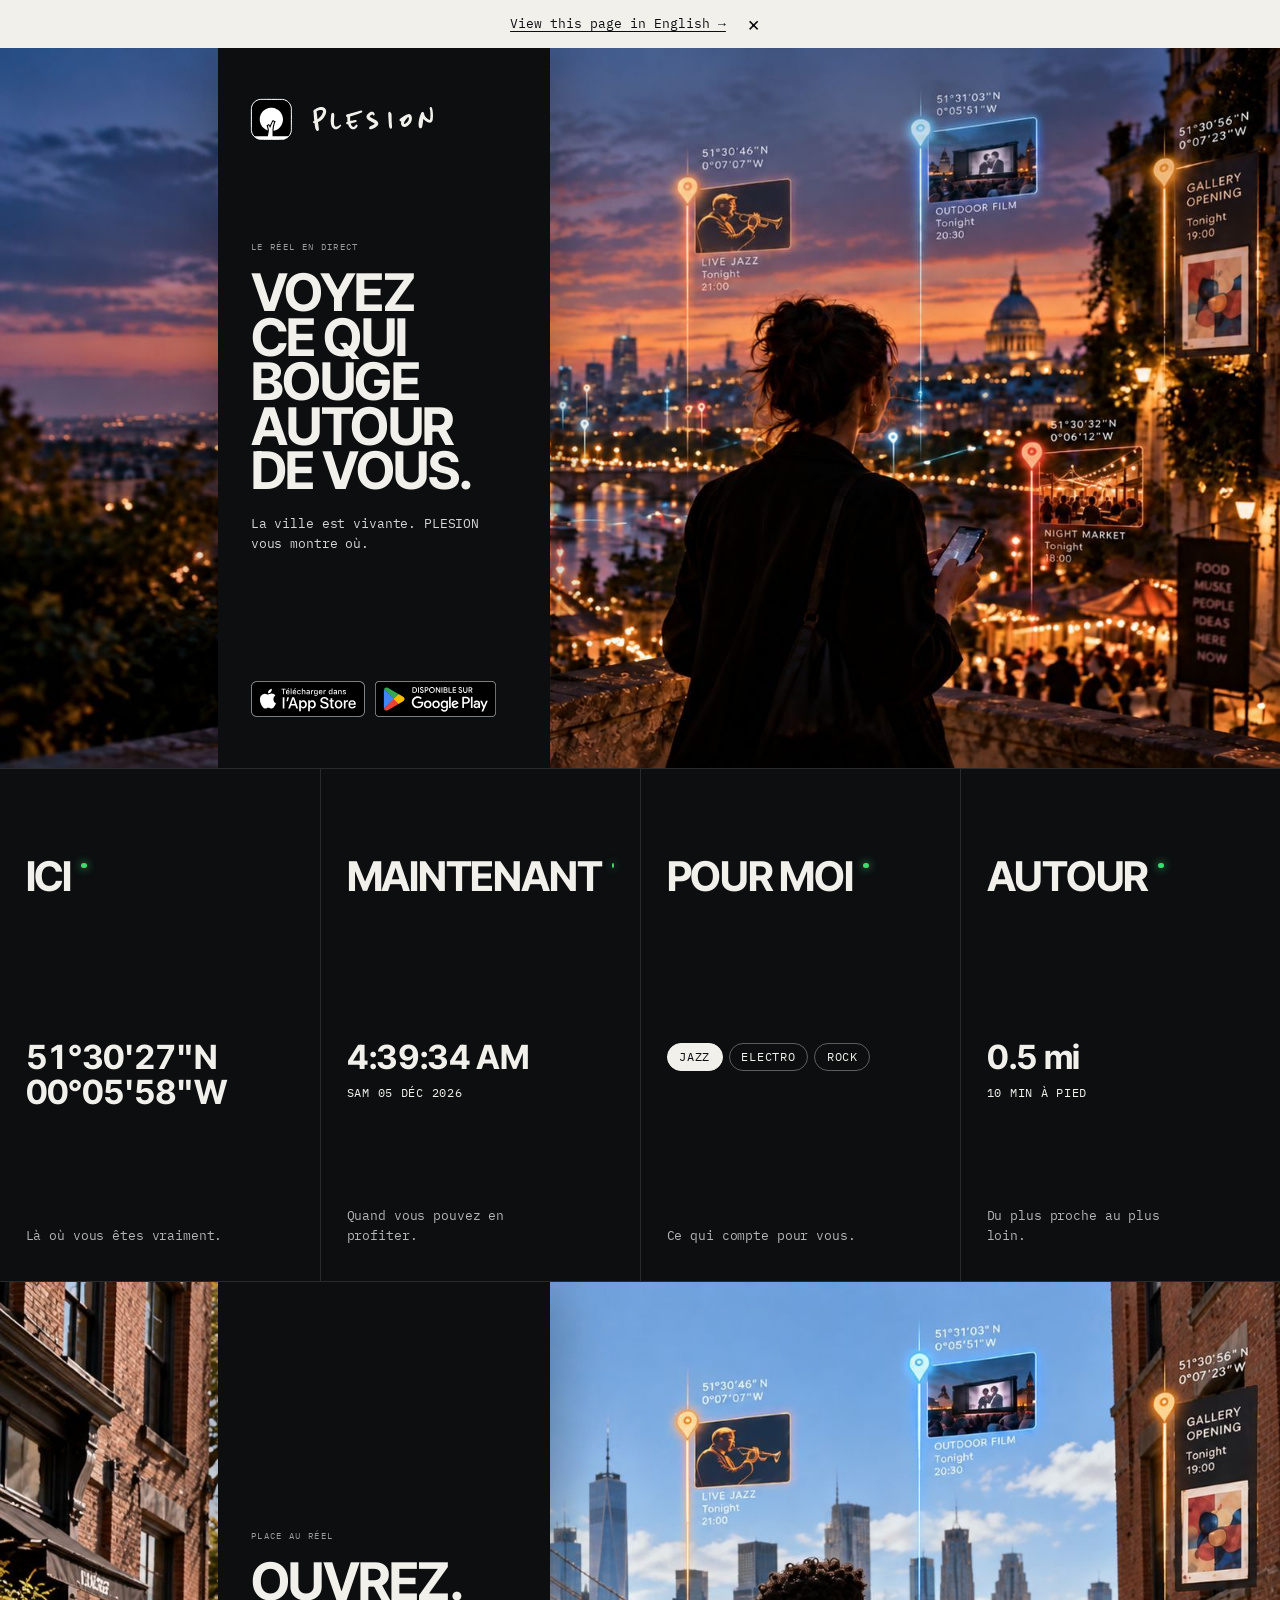
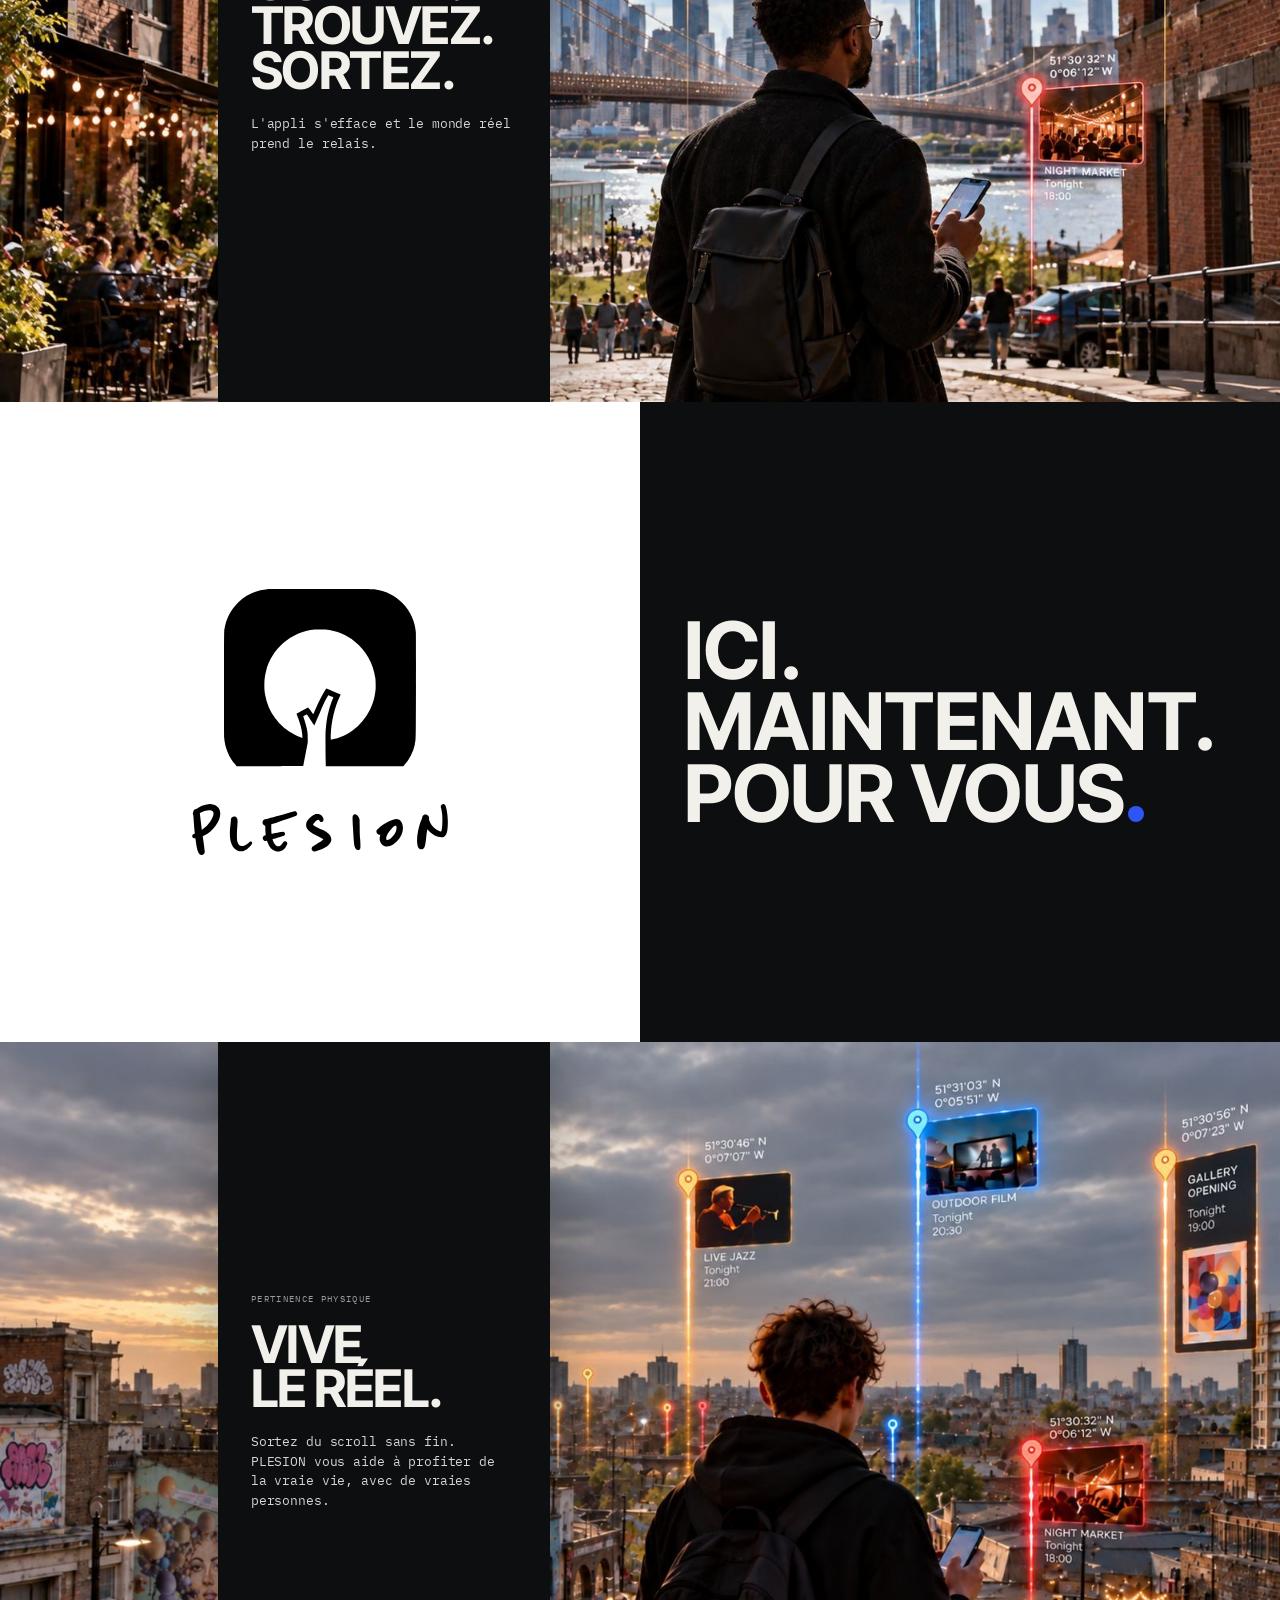
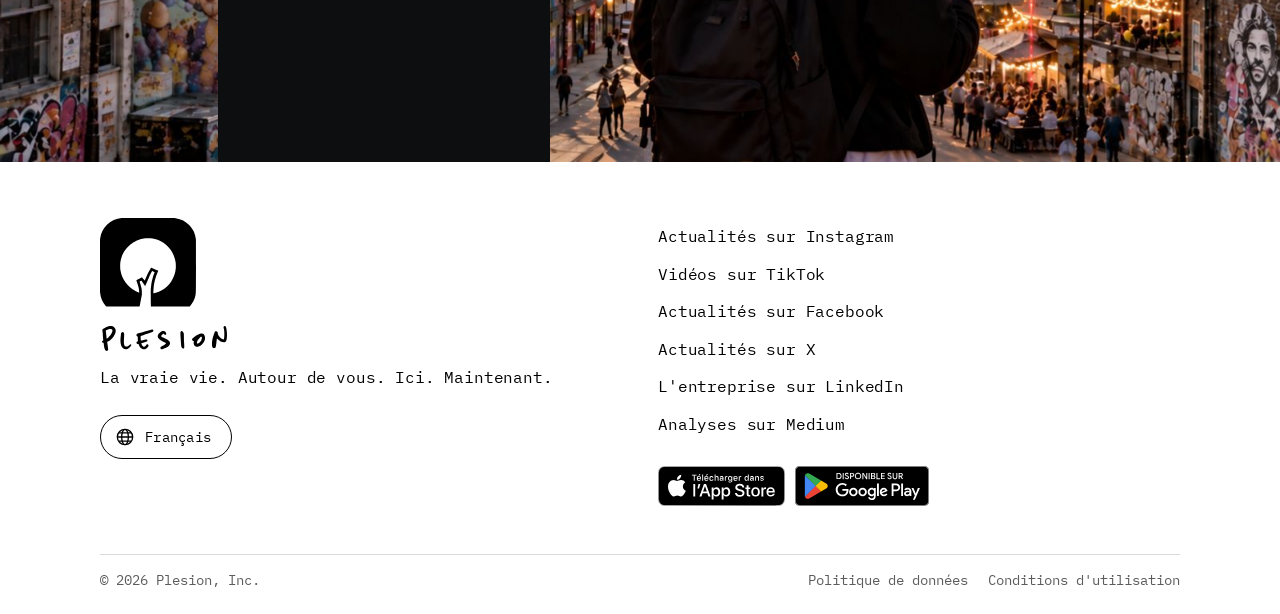
<file: fr/index.html>
<!doctype html>
<html lang="fr">
<head>
  <meta charset="utf-8">
  <meta name="viewport" content="width=device-width, initial-scale=1">
  <meta name="theme-color" content="#000000">
  <title>PLESION | La vraie vie. Autour de vous. Ici. Maintenant.</title>
  <meta name="description" content="L'appli PLESION vous montre ce qui se passe autour de vous, en ce moment. Allez-y.">
  <link rel="canonical" href="https://plesion.com/fr/">
  <link rel="alternate" hreflang="en" href="https://plesion.com/">
  <link rel="alternate" hreflang="fr" href="https://plesion.com/fr/">
  <link rel="alternate" hreflang="it" href="https://plesion.com/it/">
  <link rel="alternate" hreflang="x-default" href="https://plesion.com/">
  <meta property="og:title" content="PLESION | La vraie vie. Autour de vous. Ici. Maintenant.">
  <meta property="og:description" content="L'appli PLESION vous montre ce qui se passe autour de vous, en ce moment. Allez-y.">
  <meta property="og:type" content="website">
  <meta property="og:url" content="https://plesion.com/fr/">
  <link rel="icon" href="/assets/favicon.ico" sizes="any">
  <link rel="icon" type="image/png" sizes="32x32" href="/assets/favicon-32.png">
  <link rel="apple-touch-icon" href="/assets/apple-touch-icon.png">
  <meta property="og:image" content="https://plesion.com/assets/og-image.jpg">
  <meta property="og:image:width" content="1200">
  <meta property="og:image:height" content="630">
  <meta property="og:image:alt" content="PLESION: See what's alive around you.">
  <meta property="og:site_name" content="PLESION">
  <meta property="og:locale" content="fr_FR">
  <meta name="twitter:card" content="summary_large_image">
  <link rel="preload" href="/assets/fonts/inter-tight-latin-700-normal.woff2" as="font" type="font/woff2" crossorigin>
  <link rel="preload" href="/assets/fonts/ibm-plex-mono-latin-400-normal.woff2" as="font" type="font/woff2" crossorigin>
  <link rel="stylesheet" href="/styles.css?v=20261006-1">
  <script type="application/ld+json">
  {
    "@context": "https://schema.org",
    "@graph": [
      {
        "@type": "WebPage",
        "@id": "https://plesion.com/fr/#webpage",
        "url": "https://plesion.com/fr/",
        "name": "PLESION | La vraie vie. Autour de vous. Ici. Maintenant.",
        "isPartOf": {
          "@id": "https://plesion.com/#website"
        },
        "about": {
          "@id": "https://plesion.com/#organization"
        },
        "description": "L'appli PLESION vous montre ce qui se passe autour de vous, en ce moment. Allez-y.",
        "inLanguage": "fr"
      }
    ]
  }
  </script>
</head>
<body>
  <a class="skip" href="#main">Aller au contenu</a>
  <div class="lang-hint" hidden></div>

  <main id="main">
    <section class="live" aria-labelledby="live-title">
      <div class="live-text">
        <div class="live-brand"><svg class="live-brand-icon" viewBox="-40 -40 1248 1248" aria-hidden="true" focusable="false"><path fill="#fff" fill-rule="evenodd" d="M265.5,1167.3C225.3,1164.0 191.5,1154.8 158.1,1138.1C127.9,1122.9 104.6,1105.7 80.0,1080.3C33.8,1032.8 6.2,971.5 1.0,905.0C0.2,894.6 -0.0,802.1 0.2,574.5C0.6,279.6 0.7,257.7 2.3,247.0C12.5,180.2 40.1,126.2 87.7,80.0C135.2,33.8 196.5,6.2 263.0,1.0C273.4,0.2 365.9,-0.0 593.5,0.2C888.4,0.6 910.3,0.7 921.0,2.3C987.8,12.5 1041.8,40.1 1088.0,87.7C1134.2,135.2 1161.8,196.5 1167.0,263.0C1167.8,273.4 1168.0,365.9 1167.8,593.5C1167.4,888.4 1167.3,910.3 1165.7,921.0C1155.5,987.8 1127.9,1041.8 1080.3,1088.0C1033.3,1133.7 972.4,1161.4 906.7,1166.9C897.8,1167.7 797.5,1167.9 581.7,1167.8C410.0,1167.7 267.7,1167.5 265.5,1167.3Z"/><path fill="#000" fill-rule="evenodd" d="M70.0,1069.9C30.5,1025.1 5.7,966.0 1.0,905.0C0.2,894.6 -0.0,802.1 0.2,574.5C0.6,279.6 0.7,257.7 2.3,247.0C12.5,180.2 40.1,126.2 87.7,80.0C135.2,33.8 196.5,6.2 263.0,1.0C273.4,0.2 365.9,-0.0 593.5,0.2C888.4,0.6 910.3,0.7 921.0,2.3C987.8,12.5 1041.8,40.1 1088.0,87.7C1134.2,135.2 1161.8,196.5 1167.0,263.0C1167.8,273.4 1168.0,365.9 1167.8,593.5C1167.4,942.1 1167.9,914.7 1161.4,944.0C1150.5,992.6 1127.0,1038.4 1094.6,1073.8L1090.7,1078.0L855.0,1078.0L619.2,1078.0L618.4,1037.2C618.0,1014.8 617.6,967.2 617.5,931.5C617.5,870.6 617.6,865.2 619.8,845.5C625.0,796.7 628.0,778.8 636.0,746.9C642.9,719.7 651.5,693.1 659.9,672.9L665.7,659.1L650.3,652.5C641.8,648.8 634.7,646.0 634.5,646.2C634.0,646.9 622.0,668.0 617.7,676.0C610.4,689.5 598.7,715.2 586.3,745.0C576.4,768.7 550.3,828.9 549.5,829.8C549.3,830.0 539.5,815.6 527.7,797.8C516.0,780.0 505.4,764.8 504.4,763.9C502.6,762.3 501.9,762.5 493.0,767.6C487.8,770.5 483.1,773.1 482.7,773.2C482.2,773.4 483.5,778.3 485.5,784.0C490.8,799.3 499.4,829.6 502.9,845.6C508.4,870.8 509.4,881.1 509.4,908.5L509.4,933.5L495.7,1004.9C488.2,1044.2 482.0,1076.7 482.0,1077.2C482.0,1077.6 390.9,1078.0 279.6,1078.0L77.1,1078.0L70.0,1069.9ZM668.5,913.1C725.1,898.2 771.7,872.7 815.3,832.7C834.1,815.4 850.6,795.8 866.8,771.5C898.4,724.2 917.2,669.9 922.1,612.1C923.6,594.5 922.7,557.2 920.5,541.0C908.3,452.1 864.1,374.1 794.6,318.7C772.7,301.3 740.2,282.1 714.5,271.4C684.4,259.0 649.9,250.4 616.1,247.0C602.8,245.7 565.2,245.7 551.9,247.0C408.2,261.4 289.7,363.4 255.0,502.7C248.0,530.8 245.5,552.0 245.5,584.0C245.5,609.8 246.4,621.4 250.1,643.0C267.8,747.0 336.2,839.3 431.0,887.2C443.5,893.5 473.3,906.0 475.9,906.0C479.4,906.0 474.3,864.3 467.4,836.5C463.5,820.8 453.7,790.9 446.2,772.0C443.4,765.1 441.5,759.2 441.8,758.8C442.2,758.5 458.0,749.7 476.9,739.4L511.4,720.6L515.7,725.5C518.1,728.2 525.3,737.5 531.8,746.2C543.5,761.9 543.5,761.9 544.7,759.2C545.4,757.7 550.6,745.5 556.4,732.0C575.2,687.5 591.5,654.9 610.6,623.0C615.7,614.5 620.3,606.9 620.8,606.2C621.5,605.1 631.1,608.8 665.7,623.6L709.7,642.3L703.7,654.9C674.0,717.5 653.9,800.8 649.9,878.9C648.6,903.8 649.3,917.0 651.8,917.0C652.8,917.0 660.2,915.2 668.5,913.1Z"/><path class="icon-stroke" d="M265.5,1167.3C225.3,1164.0 191.5,1154.8 158.1,1138.1C127.9,1122.9 104.6,1105.7 80.0,1080.3C33.8,1032.8 6.2,971.5 1.0,905.0C0.2,894.6 -0.0,802.1 0.2,574.5C0.6,279.6 0.7,257.7 2.3,247.0C12.5,180.2 40.1,126.2 87.7,80.0C135.2,33.8 196.5,6.2 263.0,1.0C273.4,0.2 365.9,-0.0 593.5,0.2C888.4,0.6 910.3,0.7 921.0,2.3C987.8,12.5 1041.8,40.1 1088.0,87.7C1134.2,135.2 1161.8,196.5 1167.0,263.0C1167.8,273.4 1168.0,365.9 1167.8,593.5C1167.4,888.4 1167.3,910.3 1165.7,921.0C1155.5,987.8 1127.9,1041.8 1080.3,1088.0C1033.3,1133.7 972.4,1161.4 906.7,1166.9C897.8,1167.7 797.5,1167.9 581.7,1167.8C410.0,1167.7 267.7,1167.5 265.5,1167.3Z"/></svg><span class="brand-word" role="img" aria-label="PLESION"></span></div>
        <p class="live-eyebrow">Le réel en direct</p>
        <h1 id="live-title" class="live-title live-title--lead"><span>Voyez</span> <span>ce</span> <span>qui</span> <span>bouge</span> <span>autour</span> <span>de</span> <span>vous.</span></h1>
        <p class="live-lede">La ville est vivante. PLESION vous montre où.</p>
        <div class="live-badges">
          <a class="badge" href="https://apps.apple.com/app/apple-store/id1502237943?pt=123825760&amp;ct=website-top&amp;mt=8"><img src="/assets/badge-app-store-fr.svg" alt="Télécharger dans l'App Store" width="127" height="40"></a>
          <a class="badge" href="https://play.google.com/store/apps/details?id=com.vantino.plesion&amp;referrer=utm_source%3Dwebsite-top%26utm_medium%3Dwebsite%26utm_campaign%3Dbadge"><img src="/assets/badge-google-play-fr.svg" alt="Disponible sur Google Play" width="135" height="40"></a>
        </div>
      </div>
      <div class="live-photo" role="img" aria-label="Au crépuscule, sur une terrasse dominant une ville illuminée, une femme tient son téléphone ; des publications pour un concert de jazz, un film en plein air et un marché de nuit sont épinglées dans le paysage.">
      </div>
    </section>

    <section class="now-strip" aria-label="Ici, maintenant, pour moi, autour">
      <div class="ns-cell">
        <p class="ns-label"><span class="ns-light" aria-hidden="true"></span>Ici</p>
        <div class="ns-read"><span class="ns-val ns-here">51°30'27"N<br>00°05'58"W</span></div>
        <p class="ns-desc">Là où vous êtes vraiment.</p>
      </div>
      <div class="ns-cell">
        <p class="ns-label"><span class="ns-light" aria-hidden="true"></span>Maintenant</p>
        <div class="ns-read"><span class="ns-val ns-clock">--:--:--</span><span class="ns-lite live-date"></span></div>
        <p class="ns-desc">Quand vous pouvez en profiter.</p>
      </div>
      <div class="ns-cell">
        <p class="ns-label"><span class="ns-light" aria-hidden="true"></span>Pour moi</p>
        <div class="ns-read"><span class="ns-tags"><span>Jazz</span><span>Electro</span><span>Rock</span></span></div>
        <p class="ns-desc">Ce qui compte pour vous.</p>
      </div>
      <div class="ns-cell">
        <p class="ns-label"><span class="ns-light" aria-hidden="true"></span>Autour</p>
        <div class="ns-read"><span class="ns-val ns-dist">800 m</span><span class="ns-lite">10 min à pied</span></div>
        <p class="ns-desc">Du plus proche au plus loin.</p>
      </div>
    </section>

    <section class="live live--brooklyn" aria-labelledby="relevance-title">
      <div class="live-text">
        <p class="live-eyebrow">Place au réel</p>
        <h2 id="relevance-title" class="live-title live-title--beats"><span>Ouvrez.</span> <span>Trouvez.</span> <span>Sortez.</span></h2>
        <p class="live-lede">L'appli s'efface et le monde réel prend le relais.</p>
      </div>
      <div class="live-photo" role="img" aria-label="Dans une rue pavée près d'un pont, un homme regarde son téléphone ; des publications pour un concert de jazz, un film en plein air, un vernissage et un marché de nuit flottent là où ils ont lieu. Brooklyn, New York.">
      </div>
    </section>


    <section class="duo" aria-label="PLESION : ici, maintenant, pour vous">
      <div class="duo-brand">
        <h2 class="duo-lock">
          <img src="/assets/logo-app.svg" alt="" width="240" height="240">
          <span class="brand-word duo-word" role="img" aria-label="PLESION"></span>
        </h2>
      </div>
      <div class="duo-poster">
        <p class="duo-lines"><span class="l l1">Ici.</span> <span class="l l2">Maintenant.</span> <span class="l l3">Pour vous<span class="duo-dot" aria-hidden="true"></span><span class="sr-only">.</span></span></p>
      </div>
    </section>

    <section class="live live--murals" aria-labelledby="lived-title">
      <div class="live-text">
        <p class="live-eyebrow">Pertinence physique</p>
        <h2 id="lived-title" class="live-title"><span>Vive</span> <span>le&nbsp;réel.</span></h2>
        <p class="live-lede">Sortez du scroll sans fin. PLESION vous aide à profiter de la vraie vie, avec de vraies personnes.</p>
      </div>
      <div class="live-photo" role="img" aria-label="Au coucher du soleil, un jeune homme avec un sac à dos, téléphone en main, regarde une ville de briques et de fresques ; des publications pour un concert de jazz, un film en plein air, un vernissage et un marché de nuit sont épinglées dans le paysage.">
      </div>
    </section>

  </main>

  <footer class="site-footer">
    <div class="wrap">
      <div class="footer-grid">
        <div class="footer-brand">
          <a class="footer-logo" href="/fr/" aria-label="Accueil PLESION">
            <img class="footer-icon" src="/assets/logo-app.svg" alt="" width="96" height="96">
            <span class="brand-word footer-word" aria-hidden="true"></span>
          </a>
          <p class="footer-tag"><span>La vraie vie. Autour de vous.</span> <span>Ici. Maintenant.</span></p>
          <!-- lang:switch --><div class="lang"><button class="lang-btn" type="button" aria-expanded="false" aria-controls="lang-panel" aria-label="Langue: Français"><svg class="lang-globe" viewBox="0 0 24 24" aria-hidden="true" focusable="false"><g fill="none" stroke="currentColor" stroke-width="1.6"><circle cx="12" cy="12" r="9.2"/><ellipse cx="12" cy="12" rx="4" ry="9.2"/><path d="M3 12h18M4.6 7h14.8M4.6 17h14.8"/></g></svg><span>Français</span></button><div class="lang-panel" id="lang-panel" role="dialog" aria-label="Choisir une langue" tabindex="-1" hidden><div class="lang-head"><p>Choisir une langue</p><button class="lang-close" type="button" aria-label="Fermer">×</button></div><ul><li><a href="/" lang="en" hreflang="en" data-lang="en">English</a></li><li><a href="/fr/" lang="fr" hreflang="fr" data-lang="fr" aria-current="true">Français<svg class="lang-check" viewBox="0 0 24 24" aria-hidden="true" focusable="false"><path d="M5 12.5l4.2 4.2L19 7" fill="none" stroke="currentColor" stroke-width="2"/></svg></a></li><li><a href="/it/" lang="it" hreflang="it" data-lang="it">Italiano</a></li></ul></div><div class="lang-veil" hidden></div></div><!-- /lang:switch -->
        </div>
        <nav class="footer-social" aria-label="PLESION sur les réseaux sociaux et les boutiques d'applications">
          <ul>
            <li><a href="https://www.instagram.com/plesionapp/" target="_blank" rel="noopener">Actualités sur Instagram</a></li>
            <li><a href="https://www.tiktok.com/@plesionapp" target="_blank" rel="noopener">Vidéos sur TikTok</a></li>
            <li><a href="https://www.facebook.com/plesionapp" target="_blank" rel="noopener">Actualités sur Facebook</a></li>
            <li><a href="https://x.com/PlesionApp" target="_blank" rel="noopener">Actualités sur X</a></li>
            <li><a href="https://www.linkedin.com/company/plesion" target="_blank" rel="noopener">L'entreprise sur LinkedIn</a></li>
            <li><a href="https://plesion.medium.com/" target="_blank" rel="noopener">Analyses sur Medium</a></li>
          </ul>
          <div class="foot-dl">
            <a class="badge" href="https://apps.apple.com/app/apple-store/id1502237943?pt=123825760&amp;ct=website-footer&amp;mt=8"><img src="/assets/badge-app-store-fr.svg" alt="Télécharger dans l'App Store" width="127" height="40"></a>
            <a class="badge" href="https://play.google.com/store/apps/details?id=com.vantino.plesion&amp;referrer=utm_source%3Dwebsite-footer%26utm_medium%3Dwebsite%26utm_campaign%3Dbadge"><img src="/assets/badge-google-play-fr.svg" alt="Disponible sur Google Play" width="135" height="40"></a>
          </div>
        </nav>
      </div>
      <div class="footer-base">
        <p class="copyright">© 2026 Plesion, Inc.</p>
        <nav aria-label="Mentions légales">
          <ul class="footer-legal">
            <li><a href="/fr/data-policy">Politique de données</a></li>
            <li><a href="/fr/terms-of-service">Conditions d'utilisation</a></li>
          </ul>
        </nav>
      </div>
    </div>
  </footer>
  <script>
    // Live strip: date, clock and distance in the visitor's own conventions. Nothing is requested or sent anywhere.
    (function () {
      var d = new Date(), pad = function (x) { return String(x).padStart(2, '0'); };
      var N = {
        en: [['Sun', 'Mon', 'Tue', 'Wed', 'Thu', 'Fri', 'Sat'], ['Jan', 'Feb', 'Mar', 'Apr', 'May', 'Jun', 'Jul', 'Aug', 'Sep', 'Oct', 'Nov', 'Dec']],
        fr: [['Dim', 'Lun', 'Mar', 'Mer', 'Jeu', 'Ven', 'Sam'], ['Janv', 'Févr', 'Mars', 'Avr', 'Mai', 'Juin', 'Juil', 'Août', 'Sept', 'Oct', 'Nov', 'Déc']],
        it: [['Dom', 'Lun', 'Mar', 'Mer', 'Gio', 'Ven', 'Sab'], ['Gen', 'Feb', 'Mar', 'Apr', 'Mag', 'Giu', 'Lug', 'Ago', 'Set', 'Ott', 'Nov', 'Dic']]
      }, NAMES = N[document.documentElement.lang] || N.en;
      var s = NAMES[0][d.getDay()] + ' ' + pad(d.getDate()) + ' ' + NAMES[1][d.getMonth()] + ' ' + d.getFullYear();
      document.querySelectorAll('.live-date').forEach(function (el) { el.textContent = s; });
      // Clock: 24-hour or AM/PM, following the visitor's own setting
      var f; try { f = new Intl.DateTimeFormat(undefined, { hour: 'numeric', minute: '2-digit', second: '2-digit' }); } catch (e) {}
      var clocks = document.querySelectorAll('.ns-clock');
      function tick() {
        var n = new Date();
        var t = f ? f.format(n) : [n.getHours(), n.getMinutes(), n.getSeconds()].map(pad).join(':');
        clocks.forEach(function (c) { c.textContent = t; });
      }
      if (clocks.length) { tick(); setInterval(tick, 1000); }
      // Distance: miles where people walk in miles (US, UK, Liberia, Myanmar), metres everywhere else.
      // The browser language's country decides; without one, the time zone does.
      var lang = (navigator.languages && navigator.languages[0]) || navigator.language || '';
      var m = lang.match(/-([A-Za-z]{2})(?![A-Za-z])/), tz = '';
      try { tz = Intl.DateTimeFormat().resolvedOptions().timeZone || ''; } catch (e) {}
      var miles = m ? /^(US|GB|LR|MM)$/i.test(m[1])
        : /^(America\/(New_York|Chicago|Denver|Los_Angeles|Phoenix|Anchorage|Detroit|Boise|Juneau|Sitka|Nome|Adak|Yakutat|Metlakatla|Menominee|Indiana\/.+|Kentucky\/.+|North_Dakota\/.+)|Pacific\/Honolulu|US\/.+|Europe\/(London|Belfast)|GB|Africa\/Monrovia|Asia\/(Yangon|Rangoon))$/.test(tz);
      if (miles) document.querySelectorAll('.ns-dist').forEach(function (el) { el.textContent = '0.5 mi'; });
    })();
  </script>
  <script>
    // HERE: approximate coordinates of the visitor's region, from the browser's time zone.
    // Nothing is requested or sent anywhere; London stays as the fallback.
    (function () {
      var el = document.querySelector('.ns-here');
      if (!el || !window.Intl) return;
      var tz; try { tz = Intl.DateTimeFormat().resolvedOptions().timeZone; } catch (e) { return; }
      if (!tz) return;
      var Z = {}, A = {};
      'Africa/Abidjan:19140:-14520|Africa/Accra:19980:-780|Africa/Addis_Ababa:32520:139320|Africa/Algiers:132420:10980|Africa/Asmara:55200:139980|Africa/Bamako:45540:-28800|Africa/Bangui:15720:66900|Africa/Banjul:48480:-59940|Africa/Bissau:42660:-56100|Africa/Blantyre:-56820:126000|Africa/Brazzaville:-15360:55020|Africa/Bujumbura:-12180:105720|Africa/Cairo:108180:112500|Africa/Casablanca:121140:-27300|Africa/Ceuta:129180:-19140|Africa/Conakry:34260:-49380|Africa/Dakar:52800:-62760|Africa/Dar_es_Salaam:-24480:141420|Africa/Djibouti:41760:155340|Africa/Douala:14580:34920|Africa/El_Aaiun:97740:-47520|Africa/Freetown:30600:-47700|Africa/Gaborone:-88740:93300|Africa/Harare:-64200:111780|Africa/Johannesburg:-94500:100800|Africa/Juba:17460:113820|Africa/Kampala:1140:116700|Africa/Khartoum:56160:117120|Africa/Kigali:-7020:108240|Africa/Kinshasa:-15480:55080|Africa/Lagos:23220:12240|Africa/Libreville:1380:34020|Africa/Lome:22080:4380|Africa/Luanda:-31680:47640|Africa/Lubumbashi:-42000:98880|Africa/Lusaka:-55500:101820|Africa/Malabo:13500:31620|Africa/Maputo:-93480:117300|Africa/Maseru:-106080:99000|Africa/Mbabane:-94680:111960|Africa/Mogadishu:7440:163320|Africa/Monrovia:22680:-38820|Africa/Nairobi:-4620:132540|Africa/Ndjamena:43620:54180|Africa/Niamey:48660:7620|Africa/Nouakchott:65160:-57420|Africa/Ouagadougou:44520:-5460|Africa/Porto-Novo:23340:9420|Africa/Sao_Tome:1200:24240|Africa/Tripoli:118440:47460|Africa/Tunis:132480:36660|Africa/Windhoek:-81240:61560|America/Adak:186768:-635969|America/Anchorage:220385:-539641|America/Anguilla:65520:-227040|America/Antigua:61380:-222480|America/Araguaina:-25920:-173520|America/Argentina/Buenos_Aires:-124560:-210420|America/Argentina/Catamarca:-102480:-236820|America/Argentina/Cordoba:-113040:-231060|America/Argentina/Jujuy:-87060:-235080|America/Argentina/La_Rioja:-105960:-240660|America/Argentina/Mendoza:-118380:-247740|America/Argentina/Rio_Gallegos:-185880:-249180|America/Argentina/Salta:-89220:-235500|America/Argentina/San_Juan:-113520:-246660|America/Argentina/San_Luis:-119940:-238860|America/Argentina/Tucuman:-96540:-234780|America/Argentina/Ushuaia:-197280:-245880|America/Aruba:45000:-251880|America/Asuncion:-90960:-207600|America/Atikokan:175531:-329838|America/Bahia:-46740:-138660|America/Bahia_Banderas:74880:-378900|America/Barbados:47160:-214620|America/Belem:-5220:-174540|America/Belize:63000:-317520|America/Blanc-Sablon:185100:-205620|America/Boa_Vista:10140:-218400|America/Bogota:16560:-266700|America/Boise:157009:-418329|America/Cambridge_Bay:248810:-378190|America/Campo_Grande:-73620:-196620|America/Cancun:75900:-312360|America/Caracas:37800:-240960|America/Cayenne:17760:-188400|America/Cayman:69480:-292980|America/Chicago:150660:-315540|America/Chihuahua:103080:-381900|America/Ciudad_Juarez:114240:-383340|America/Costa_Rica:35760:-302700|America/Coyhaique:-164040:-259440|America/Creston:176760:-419460|America/Cuiaba:-56100:-201900|America/Curacao:43860:-248400|America/Danmarkshavn:276360:-67200|America/Dawson:230640:-501900|America/Dawson_Creek:200760:-432840|America/Denver:143061:-377943|America/Detroit:152393:-298965|America/Dominica:55080:-221040|America/Edmonton:192780:-408480|America/Eirunepe:-24000:-251520|America/El_Salvador:49320:-321120|America/Fort_Nelson:211680:-441720|America/Fortaleza:-13380:-138600|America/Glace_Bay:166320:-215820|America/Goose_Bay:192000:-217500|America/Grand_Turk:77280:-256080|America/Grenada:43380:-222300|America/Guadeloupe:58440:-221520|America/Guatemala:52680:-325860|America/Guayaquil:-7800:-287400|America/Guyana:24480:-209400|America/Halifax:160740:-228960|America/Havana:83280:-296520|America/Hermosillo:104640:-399480|America/Indiana/Indianapolis:143166:-310169|America/Indiana/Knox:148665:-311850|America/Indiana/Marengo:138152:-310841|America/Indiana/Petersburg:138571:-314203|America/Indiana/Tell_City:136631:-312341|America/Indiana/Vevay:139492:-306242|America/Indiana/Vincennes:139238:-315103|America/Indiana/Winamac:147785:-311771|America/Inuvik:246059:-481380|America/Iqaluit:229440:-246480|America/Jamaica:64685:-276456|America/Juneau:209887:-483911|America/Kentucky/Louisville:137715:-308734|America/Kentucky/Monticello:132587:-305457|America/Kralendijk:43743:-245796|America/La_Paz:-59400:-245340|America/Lima:-43380:-277380|America/Los_Angeles:122588:-425674|America/Lower_Princes:64985:-226970|America/Maceio:-34800:-128580|America/Managua:43740:-310620|America/Manaus:-11280:-216060|America/Marigot:65040:-227100|America/Martinique:52560:-219900|America/Matamoros:93000:-351000|America/Mazatlan:83580:-383100|America/Menominee:162388:-315411|America/Merida:75480:-322620|America/Metlakatla:198457:-473675|America/Mexico_City:69840:-356940|America/Miquelon:169380:-202800|America/Moncton:165960:-233220|America/Monterrey:92400:-361140|America/Montevideo:-125673:-202365|America/Montserrat:60180:-223980|America/Nassau:90300:-278460|America/New_York:146571:-266423|America/Nome:232204:-595463|America/Noronha:-13860:-116700|America/North_Dakota/Beulah:170151:-366400|America/North_Dakota/Center:169619:-364677|America/North_Dakota/New_Salem:168642:-365079|America/Nuuk:231060:-186240|America/Ojinaga:106440:-375900|America/Panama:32280:-286320|America/Paramaribo:21000:-198600|America/Phoenix:120414:-403464|America/Port-au-Prince:66720:-260400|America/Port_of_Spain:38340:-221460|America/Porto_Velho:-31560:-230040|America/Puerto_Rico:66486:-237982|America/Punta_Arenas:-191340:-255300|America/Rankin_Inlet:226140:-331499|America/Recife:-28980:-125640|America/Regina:181440:-376740|America/Resolute:268904:-341385|America/Rio_Branco:-35880:-244080|America/Santarem:-8760:-197520|America/Santiago:-120420:-254400|America/Santo_Domingo:66480:-251640|America/Sao_Paulo:-84720:-167820|America/Scoresbysund:253740:-79080|America/Sitka:205835:-487087|America/St_Barthelemy:64380:-226260|America/St_Johns:171240:-189780|America/St_Kitts:62280:-225780|America/St_Lucia:50460:-219600|America/St_Thomas:66060:-233760|America/St_Vincent:47340:-220440|America/Swift_Current:181020:-388200|America/Tegucigalpa:50760:-313980|America/Thule:275640:-247620|America/Tijuana:117120:-421260|America/Toronto:157140:-285780|America/Tortola:66420:-232620|America/Vancouver:177360:-443220|America/Whitehorse:218580:-486180|America/Winnipeg:179580:-349740|America/Yakutat:214369:-503018|Antarctica/Casey:-238620:397860|Antarctica/Davis:-246900:280680|Antarctica/DumontDUrville:-240000:504060|Antarctica/Macquarie:-196200:572220|Antarctica/Mawson:-243360:226380|Antarctica/McMurdo:-280200:599760|Antarctica/Palmer:-233280:-230760|Antarctica/Rothera:-243240:-245280|Antarctica/Syowa:-248422:142524|Antarctica/Troll:-259241:9126|Antarctica/Vostok:-282240:384840|Arctic/Longyearbyen:280800:57600|Asia/Aden:45900:162720|Asia/Almaty:155700:277020|Asia/Amman:115020:129360|Asia/Anadyr:233100:638940|Asia/Aqtau:160260:180960|Asia/Aqtobe:181020:205800|Asia/Ashgabat:136620:210180|Asia/Atyrau:169620:186960|Asia/Baghdad:120060:159900|Asia/Bahrain:94980:182100|Asia/Baku:145380:179460|Asia/Bangkok:49500:361860|Asia/Barnaul:192120:301500|Asia/Beirut:121980:127800|Asia/Bishkek:154440:268560|Asia/Brunei:17760:413700|Asia/Chita:187380:408480|Asia/Colombo:24960:287460|Asia/Damascus:120600:130680|Asia/Dhaka:85380:325500|Asia/Dili:-30780:452100|Asia/Dubai:91080:199080|Asia/Dushanbe:138900:247680|Asia/Famagusta:126420:122220|Asia/Gaza:113400:124080|Asia/Hebron:113520:126342|Asia/Ho_Chi_Minh:38700:384000|Asia/Hong_Kong:80220:410940|Asia/Hovd:172860:329940|Asia/Irkutsk:188160:375600|Asia/Jakarta:-22200:384480|Asia/Jayapura:-9120:506520|Asia/Jerusalem:114410:126806|Asia/Kabul:124260:249120|Asia/Kamchatka:190860:571140|Asia/Karachi:89520:241380|Asia/Kathmandu:99780:307140|Asia/Khandyga:225563:487994|Asia/Kolkata:81120:318120|Asia/Krasnoyarsk:201660:334200|Asia/Kuala_Lumpur:11400:366120|Asia/Kuching:5580:397200|Asia/Kuwait:105600:172740|Asia/Macau:79910:408750|Asia/Magadan:214440:542880|Asia/Makassar:-18420:429840|Asia/Manila:52512:435484|Asia/Muscat:84960:210900|Asia/Nicosia:126600:120120|Asia/Novokuznetsk:193500:313620|Asia/Novosibirsk:198120:298500|Asia/Omsk:198000:264240|Asia/Oral:184380:184860|Asia/Phnom_Penh:41580:377700|Asia/Pontianak:-120:393600|Asia/Pyongyang:140460:452700|Asia/Qatar:91020:185520|Asia/Qostanay:191520:229020|Asia/Qyzylorda:161280:235680|Asia/Riyadh:88680:168180|Asia/Sakhalin:169080:513720|Asia/Samarkand:142800:240480|Asia/Seoul:135180:457080|Asia/Shanghai:112440:437280|Asia/Singapore:4620:373860|Asia/Srednekolymsk:242880:553380|Asia/Taipei:90180:437400|Asia/Tashkent:148800:249480|Asia/Tbilisi:150180:161340|Asia/Tehran:128400:185160|Asia/Thimphu:98880:322740|Asia/Tokyo:128356:503081|Asia/Tomsk:203400:305880|Asia/Ulaanbaatar:172500:384780|Asia/Urumqi:157680:315300|Asia/Ust-Nera:232417:515616|Asia/Vientiane:64680:369360|Asia/Vladivostok:155400:474960|Asia/Yakutsk:223200:466800|Asia/Yangon:60420:346200|Asia/Yekaterinburg:204660:218160|Asia/Yerevan:144660:160200|Atlantic/Azores:135840:-92400|Atlantic/Bermuda:116220:-233160|Atlantic/Canary:101160:-55440|Atlantic/Cape_Verde:53700:-84660|Atlantic/Faroe:223260:-24360|Atlantic/Madeira:117480:-60840|Atlantic/Reykjavik:230940:-78660|Atlantic/South_Georgia:-195360:-131520|Atlantic/St_Helena:-57300:-20520|Atlantic/Stanley:-186120:-208260|Australia/Adelaide:-125700:498900|Australia/Brisbane:-98880:550920|Australia/Broken_Hill:-115020:509220|Australia/Darwin:-44880:471000|Australia/Eucla:-114180:463920|Australia/Hobart:-154380:530340|Australia/Lindeman:-72960:536400|Australia/Lord_Howe:-113580:572700|Australia/Melbourne:-136140:521880|Australia/Perth:-115020:417060|Australia/Sydney:-121920:544380|Europe/Amsterdam:188520:17640|Europe/Andorra:153000:5460|Europe/Astrakhan:166860:172980|Europe/Athens:136680:85380|Europe/Belgrade:161400:73800|Europe/Berlin:189000:48120|Europe/Bratislava:173340:61620|Europe/Brussels:183000:15600|Europe/Bucharest:159960:93960|Europe/Budapest:171000:68700|Europe/Busingen:171720:31260|Europe/Chisinau:169200:103800|Europe/Copenhagen:200400:45300|Europe/Dublin:192000:-22500|Europe/Gibraltar:130080:-19260|Europe/Guernsey:178037:-9130|Europe/Helsinki:216600:89880|Europe/Isle_of_Man:194940:-16080|Europe/Istanbul:147660:104280|Europe/Jersey:177061:-7584|Europe/Kaliningrad:196980:73800|Europe/Kirov:210960:178740|Europe/Kyiv:181560:109860|Europe/Lisbon:139380:-32880|Europe/Ljubljana:165780:52260|Europe/London:185430:-451|Europe/Luxembourg:178560:22140|Europe/Madrid:145440:-13260|Europe/Malta:129240:52260|Europe/Mariehamn:216360:71820|Europe/Minsk:194040:99240|Europe/Monaco:157320:26580|Europe/Moscow:200721:135424|Europe/Oslo:215700:38700|Europe/Paris:175920:8400|Europe/Podgorica:152760:69360|Europe/Prague:180300:51960|Europe/Riga:205020:86760|Europe/Rome:150840:44940|Europe/Samara:191520:180540|Europe/San_Marino:158100:44880|Europe/Sarajevo:157920:66300|Europe/Saratov:185640:165720|Europe/Simferopol:161820:122760|Europe/Skopje:151140:77160|Europe/Sofia:153660:83940|Europe/Stockholm:213600:64980|Europe/Tallinn:213900:89100|Europe/Tirane:148800:71400|Europe/Ulyanovsk:195600:174240|Europe/Vaduz:169740:34260|Europe/Vatican:150848:44831|Europe/Vienna:173580:58800|Europe/Vilnius:196860:91140|Europe/Volgograd:175440:159900|Europe/Warsaw:188100:75600|Europe/Zagreb:164880:57480|Europe/Zurich:170580:30720|Indian/Antananarivo:-68100:171060|Indian/Chagos:-26400:260700|Indian/Christmas:-37500:380580|Indian/Cocos:-43800:348900|Indian/Comoro:-42060:155760|Indian/Kerguelen:-177670:252783|Indian/Mahe:-16800:199680|Indian/Maldives:15000:264600|Indian/Mauritius:-72600:207000|Indian/Mayotte:-46020:162840|Indian/Reunion:-75120:199680|Pacific/Apia:-49800:-618240|Pacific/Auckland:-132720:629160|Pacific/Bougainville:-22380:560040|Pacific/Chatham:-158220:-635580|Pacific/Chuuk:26700:546420|Pacific/Easter:-97740:-393960|Pacific/Efate:-63600:606300|Pacific/Fakaofo:-33720:-616440|Pacific/Fiji:-65280:642300|Pacific/Funafuti:-30660:645180|Pacific/Galapagos:-3240:-322560|Pacific/Gambier:-83280:-485820|Pacific/Guadalcanal:-34320:576720|Pacific/Guam:48480:521100|Pacific/Honolulu:76705:-568290|Pacific/Kanton:-10020:-618180|Pacific/Kiritimati:6720:-566400|Pacific/Kosrae:19140:586740|Pacific/Kwajalein:32700:602400|Pacific/Majuro:25740:616320|Pacific/Marquesas:-32400:-502200|Pacific/Midway:101580:-638520|Pacific/Nauru:-1860:600900|Pacific/Niue:-68460:-611700|Pacific/Norfolk:-104580:604680|Pacific/Noumea:-80160:599220|Pacific/Pago_Pago:-51360:-614520|Pacific/Palau:26400:484140|Pacific/Pitcairn:-90240:-468300|Pacific/Pohnpei:25080:569580|Pacific/Port_Moresby:-34200:529800|Pacific/Rarotonga:-76440:-575160|Pacific/Saipan:54720:524700|Pacific/Tahiti:-63120:-538440|Pacific/Tarawa:5100:622800|Pacific/Tongatapu:-76080:-630720|Pacific/Wake:69420:599820|Pacific/Wallis:-47880:-634200'.split('|').forEach(function (r) { var p = r.split(':'); Z[p[0]] = [+p[1], +p[2]]; });
      'Africa/Asmera:Africa/Asmara|Africa/Timbuktu:Africa/Bamako|America/Argentina/ComodRivadavia:America/Argentina/Catamarca|America/Atka:America/Adak|America/Buenos_Aires:America/Argentina/Buenos_Aires|America/Catamarca:America/Argentina/Catamarca|America/Coral_Harbour:America/Atikokan|America/Cordoba:America/Argentina/Cordoba|America/Ensenada:America/Tijuana|America/Fort_Wayne:America/Indiana/Indianapolis|America/Godthab:America/Nuuk|America/Indianapolis:America/Indiana/Indianapolis|America/Jujuy:America/Argentina/Jujuy|America/Knox_IN:America/Indiana/Knox|America/Louisville:America/Kentucky/Louisville|America/Mendoza:America/Argentina/Mendoza|America/Montreal:America/Toronto|America/Nipigon:America/Toronto|America/Pangnirtung:America/Iqaluit|America/Porto_Acre:America/Rio_Branco|America/Rainy_River:America/Winnipeg|America/Rosario:America/Argentina/Cordoba|America/Santa_Isabel:America/Tijuana|America/Shiprock:America/Denver|America/Thunder_Bay:America/Toronto|America/Virgin:America/St_Thomas|America/Yellowknife:America/Edmonton|Antarctica/South_Pole:Antarctica/McMurdo|Asia/Ashkhabad:Asia/Ashgabat|Asia/Calcutta:Asia/Kolkata|Asia/Choibalsan:Asia/Ulaanbaatar|Asia/Chongqing:Asia/Shanghai|Asia/Chungking:Asia/Shanghai|Asia/Dacca:Asia/Dhaka|Asia/Harbin:Asia/Shanghai|Asia/Istanbul:Europe/Istanbul|Asia/Kashgar:Asia/Urumqi|Asia/Katmandu:Asia/Kathmandu|Asia/Macao:Asia/Macau|Asia/Rangoon:Asia/Yangon|Asia/Saigon:Asia/Ho_Chi_Minh|Asia/Tel_Aviv:Asia/Jerusalem|Asia/Thimbu:Asia/Thimphu|Asia/Ujung_Pandang:Asia/Makassar|Asia/Ulan_Bator:Asia/Ulaanbaatar|Atlantic/Faeroe:Atlantic/Faroe|Atlantic/Jan_Mayen:Europe/Oslo|Australia/ACT:Australia/Sydney|Australia/Canberra:Australia/Sydney|Australia/Currie:Australia/Hobart|Australia/LHI:Australia/Lord_Howe|Australia/NSW:Australia/Sydney|Australia/North:Australia/Darwin|Australia/Queensland:Australia/Brisbane|Australia/South:Australia/Adelaide|Australia/Tasmania:Australia/Hobart|Australia/Victoria:Australia/Melbourne|Australia/West:Australia/Perth|Australia/Yancowinna:Australia/Broken_Hill|Brazil/Acre:America/Rio_Branco|Brazil/DeNoronha:America/Noronha|Brazil/East:America/Sao_Paulo|Brazil/West:America/Manaus|Canada/Atlantic:America/Halifax|Canada/Central:America/Winnipeg|Canada/Eastern:America/Toronto|Canada/Mountain:America/Edmonton|Canada/Newfoundland:America/St_Johns|Canada/Pacific:America/Vancouver|Canada/Saskatchewan:America/Regina|Canada/Yukon:America/Whitehorse|Chile/Continental:America/Santiago|Chile/EasterIsland:Pacific/Easter|Cuba:America/Havana|Egypt:Africa/Cairo|Eire:Europe/Dublin|Europe/Belfast:Europe/London|Europe/Kiev:Europe/Kyiv|Europe/Nicosia:Asia/Nicosia|Europe/Tiraspol:Europe/Chisinau|Europe/Uzhgorod:Europe/Kyiv|Europe/Zaporozhye:Europe/Kyiv|GB:Europe/London|GB-Eire:Europe/London|Hongkong:Asia/Hong_Kong|Iceland:Atlantic/Reykjavik|Iran:Asia/Tehran|Israel:Asia/Jerusalem|Jamaica:America/Jamaica|Japan:Asia/Tokyo|Kwajalein:Pacific/Kwajalein|Libya:Africa/Tripoli|Mexico/BajaNorte:America/Tijuana|Mexico/BajaSur:America/Mazatlan|Mexico/General:America/Mexico_City|NZ:Pacific/Auckland|NZ-CHAT:Pacific/Chatham|Navajo:America/Denver|PRC:Asia/Shanghai|Pacific/Enderbury:Pacific/Kanton|Pacific/Johnston:Pacific/Honolulu|Pacific/Ponape:Pacific/Pohnpei|Pacific/Samoa:Pacific/Pago_Pago|Pacific/Truk:Pacific/Chuuk|Pacific/Yap:Pacific/Chuuk|Poland:Europe/Warsaw|Portugal:Europe/Lisbon|ROC:Asia/Taipei|ROK:Asia/Seoul|Singapore:Asia/Singapore|Turkey:Europe/Istanbul|US/Alaska:America/Anchorage|US/Aleutian:America/Adak|US/Arizona:America/Phoenix|US/Central:America/Chicago|US/East-Indiana:America/Indiana/Indianapolis|US/Eastern:America/New_York|US/Hawaii:Pacific/Honolulu|US/Indiana-Starke:America/Indiana/Knox|US/Michigan:America/Detroit|US/Mountain:America/Denver|US/Pacific:America/Los_Angeles|US/Samoa:Pacific/Pago_Pago|W-SU:Europe/Moscow'.split('|').forEach(function (r) { var p = r.split(':'); A[p[0]] = p[1]; });
      var c = Z[tz] || Z[A[tz]];
      if (!c) return;
      function dms(s, pos, neg, w) {
        var a = Math.abs(s), d = Math.floor(a / 3600), m = Math.floor(a % 3600 / 60), x = a % 60;
        return String(d).padStart(w, '0') + '\u00B0' + String(m).padStart(2, '0') + "'" + String(x).padStart(2, '0') + '"' + (s < 0 ? neg : pos);
      }
      el.innerHTML = dms(c[0], 'N', 'S', 2) + '<br>' + dms(c[1], 'E', 'W', 2);
    })();
  </script>
  <script src="/assets/lang.js?v=20261005-1" defer></script>
  <!-- Cloudflare Web Analytics --><script defer src='https://static.cloudflareinsights.com/beacon.min.js' data-cf-beacon='{"token": "6d3f76ef62d545f2af6ae02d0a30a107"}'></script><!-- End Cloudflare Web Analytics -->
</body>
</html>
</file>
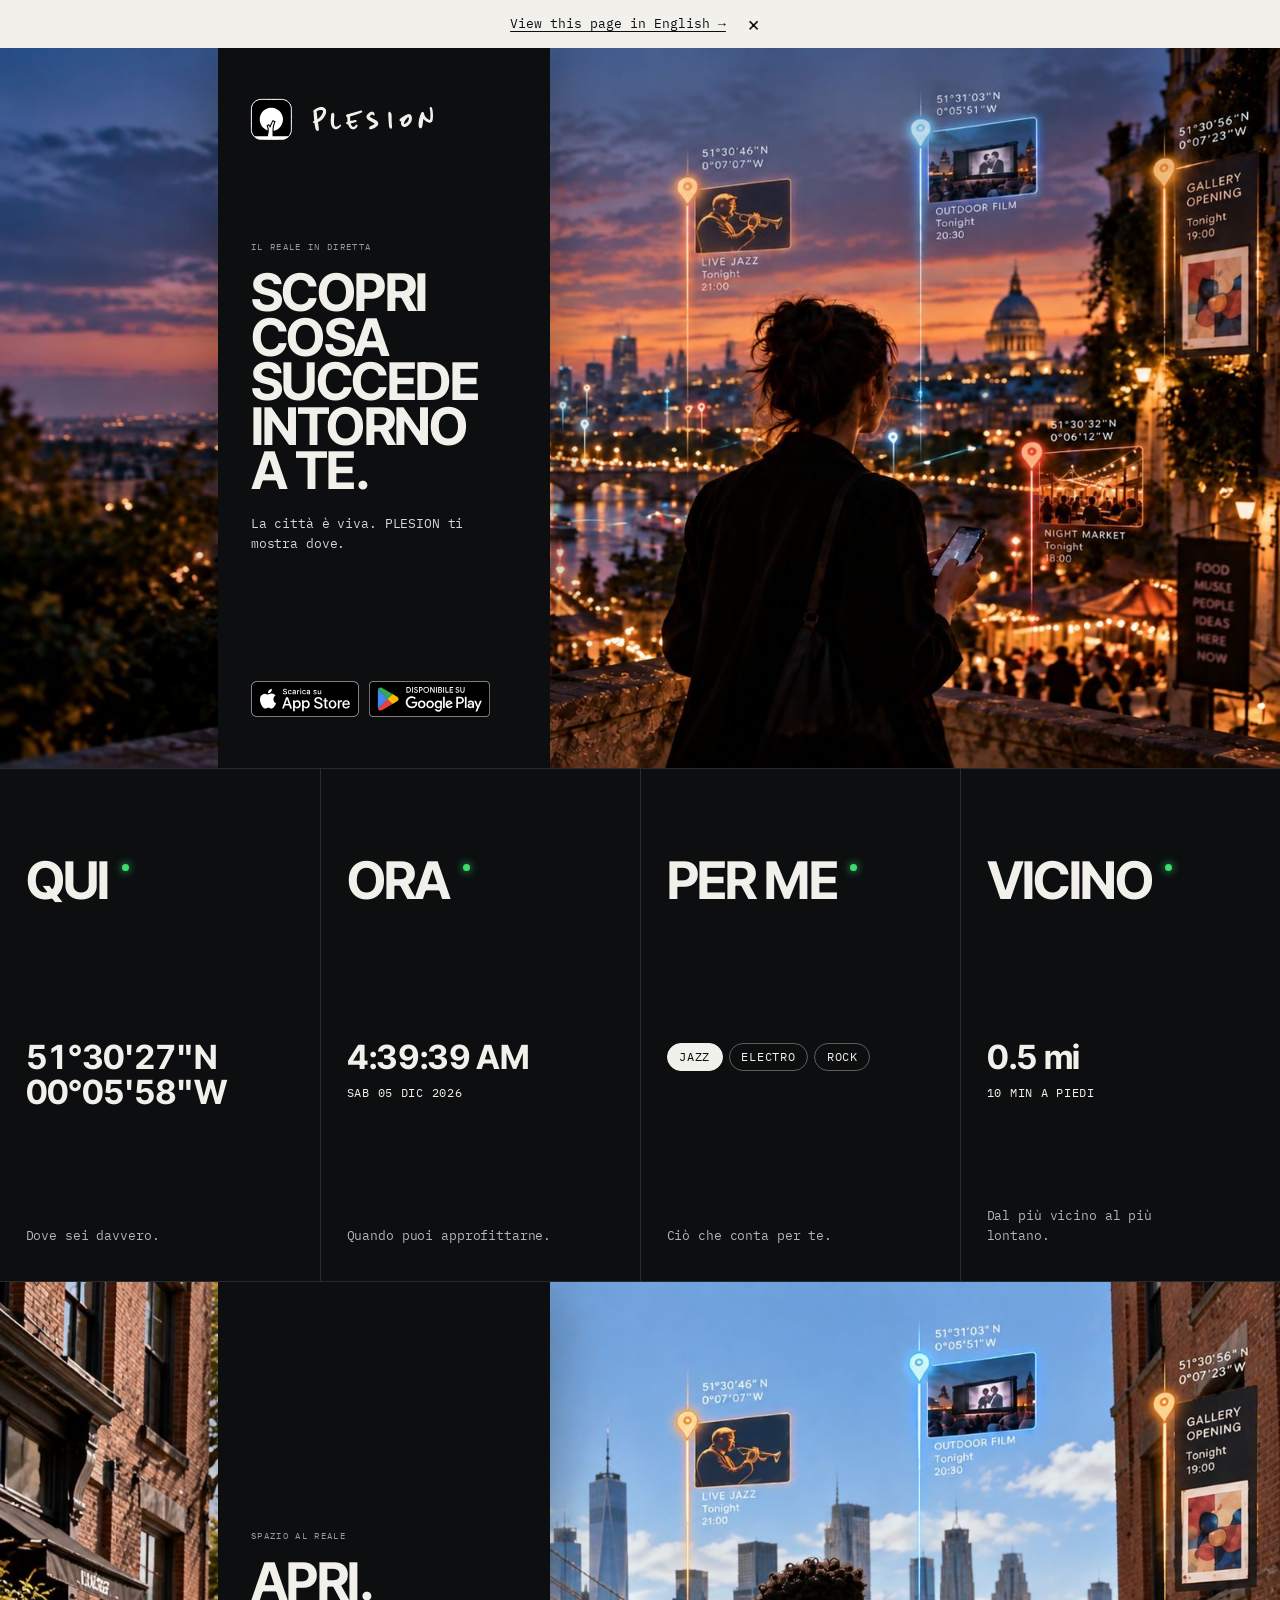
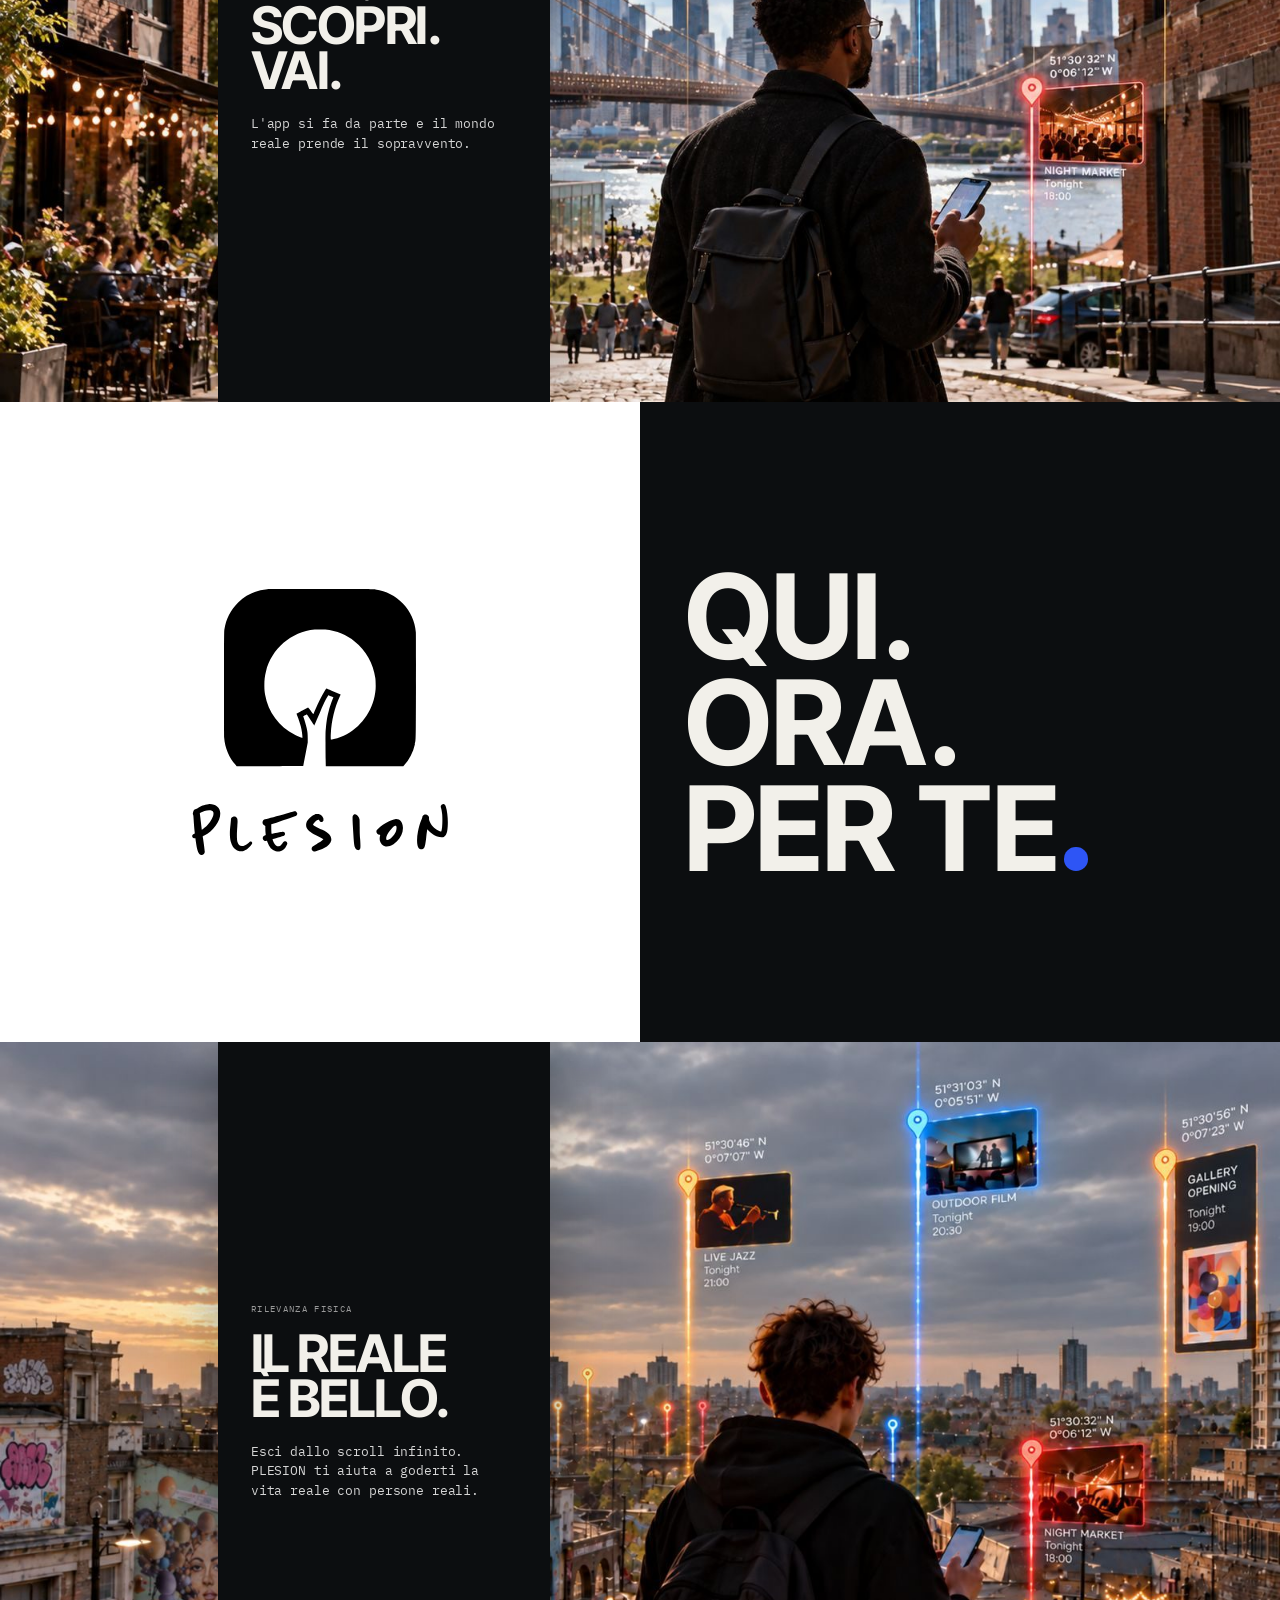
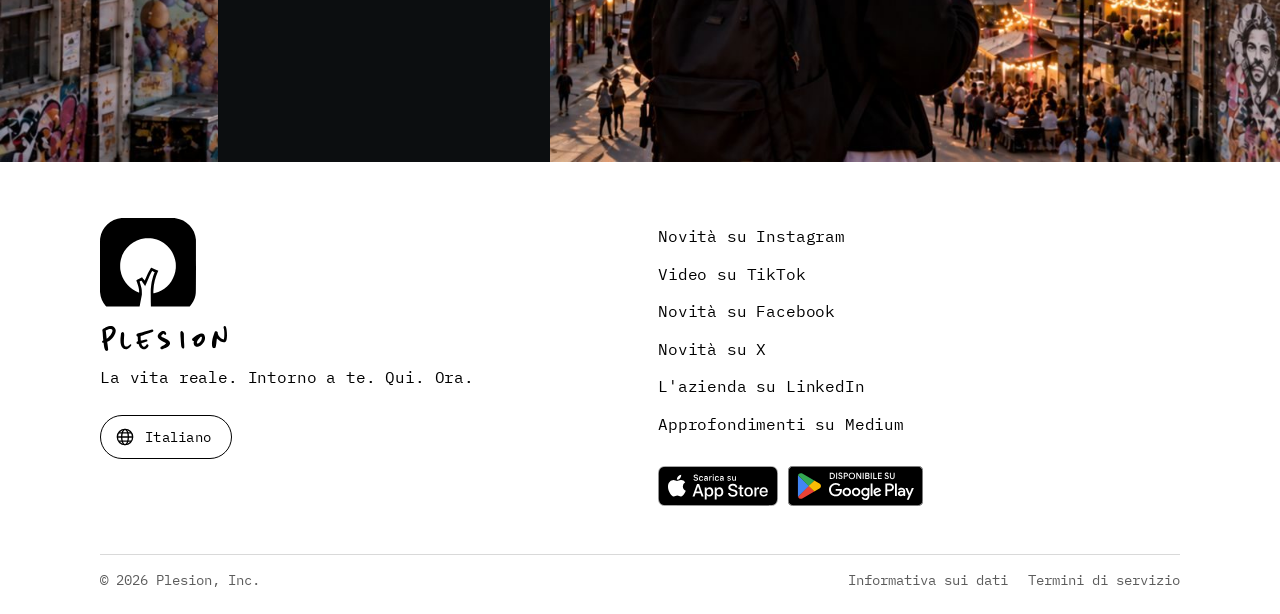
<file: it/index.html>
<!doctype html>
<html lang="it">
<head>
  <meta charset="utf-8">
  <meta name="viewport" content="width=device-width, initial-scale=1">
  <meta name="theme-color" content="#000000">
  <title>PLESION | La vita reale. Intorno a te. Qui. Ora.</title>
  <meta name="description" content="L'app PLESION ti mostra cosa succede intorno a te, adesso. Vai a viverlo.">
  <link rel="canonical" href="https://plesion.com/it/">
  <link rel="alternate" hreflang="en" href="https://plesion.com/">
  <link rel="alternate" hreflang="fr" href="https://plesion.com/fr/">
  <link rel="alternate" hreflang="it" href="https://plesion.com/it/">
  <link rel="alternate" hreflang="x-default" href="https://plesion.com/">
  <meta property="og:title" content="PLESION | La vita reale. Intorno a te. Qui. Ora.">
  <meta property="og:description" content="L'app PLESION ti mostra cosa succede intorno a te, adesso. Vai a viverlo.">
  <meta property="og:type" content="website">
  <meta property="og:url" content="https://plesion.com/it/">
  <link rel="icon" href="/assets/favicon.ico" sizes="any">
  <link rel="icon" type="image/png" sizes="32x32" href="/assets/favicon-32.png">
  <link rel="apple-touch-icon" href="/assets/apple-touch-icon.png">
  <meta property="og:image" content="https://plesion.com/assets/og-image.jpg">
  <meta property="og:image:width" content="1200">
  <meta property="og:image:height" content="630">
  <meta property="og:image:alt" content="PLESION: See what's alive around you.">
  <meta property="og:site_name" content="PLESION">
  <meta property="og:locale" content="it_IT">
  <meta name="twitter:card" content="summary_large_image">
  <link rel="preload" href="/assets/fonts/inter-tight-latin-700-normal.woff2" as="font" type="font/woff2" crossorigin>
  <link rel="preload" href="/assets/fonts/ibm-plex-mono-latin-400-normal.woff2" as="font" type="font/woff2" crossorigin>
  <link rel="stylesheet" href="/styles.css?v=20261006-1">
  <script type="application/ld+json">
  {
    "@context": "https://schema.org",
    "@graph": [
      {
        "@type": "WebPage",
        "@id": "https://plesion.com/it/#webpage",
        "url": "https://plesion.com/it/",
        "name": "PLESION | La vita reale. Intorno a te. Qui. Ora.",
        "isPartOf": {
          "@id": "https://plesion.com/#website"
        },
        "about": {
          "@id": "https://plesion.com/#organization"
        },
        "description": "L'app PLESION ti mostra cosa succede intorno a te, adesso. Vai a viverlo.",
        "inLanguage": "it"
      }
    ]
  }
  </script>
</head>
<body>
  <a class="skip" href="#main">Vai al contenuto</a>
  <div class="lang-hint" hidden></div>

  <main id="main">
    <section class="live" aria-labelledby="live-title">
      <div class="live-text">
        <div class="live-brand"><svg class="live-brand-icon" viewBox="-40 -40 1248 1248" aria-hidden="true" focusable="false"><path fill="#fff" fill-rule="evenodd" d="M265.5,1167.3C225.3,1164.0 191.5,1154.8 158.1,1138.1C127.9,1122.9 104.6,1105.7 80.0,1080.3C33.8,1032.8 6.2,971.5 1.0,905.0C0.2,894.6 -0.0,802.1 0.2,574.5C0.6,279.6 0.7,257.7 2.3,247.0C12.5,180.2 40.1,126.2 87.7,80.0C135.2,33.8 196.5,6.2 263.0,1.0C273.4,0.2 365.9,-0.0 593.5,0.2C888.4,0.6 910.3,0.7 921.0,2.3C987.8,12.5 1041.8,40.1 1088.0,87.7C1134.2,135.2 1161.8,196.5 1167.0,263.0C1167.8,273.4 1168.0,365.9 1167.8,593.5C1167.4,888.4 1167.3,910.3 1165.7,921.0C1155.5,987.8 1127.9,1041.8 1080.3,1088.0C1033.3,1133.7 972.4,1161.4 906.7,1166.9C897.8,1167.7 797.5,1167.9 581.7,1167.8C410.0,1167.7 267.7,1167.5 265.5,1167.3Z"/><path fill="#000" fill-rule="evenodd" d="M70.0,1069.9C30.5,1025.1 5.7,966.0 1.0,905.0C0.2,894.6 -0.0,802.1 0.2,574.5C0.6,279.6 0.7,257.7 2.3,247.0C12.5,180.2 40.1,126.2 87.7,80.0C135.2,33.8 196.5,6.2 263.0,1.0C273.4,0.2 365.9,-0.0 593.5,0.2C888.4,0.6 910.3,0.7 921.0,2.3C987.8,12.5 1041.8,40.1 1088.0,87.7C1134.2,135.2 1161.8,196.5 1167.0,263.0C1167.8,273.4 1168.0,365.9 1167.8,593.5C1167.4,942.1 1167.9,914.7 1161.4,944.0C1150.5,992.6 1127.0,1038.4 1094.6,1073.8L1090.7,1078.0L855.0,1078.0L619.2,1078.0L618.4,1037.2C618.0,1014.8 617.6,967.2 617.5,931.5C617.5,870.6 617.6,865.2 619.8,845.5C625.0,796.7 628.0,778.8 636.0,746.9C642.9,719.7 651.5,693.1 659.9,672.9L665.7,659.1L650.3,652.5C641.8,648.8 634.7,646.0 634.5,646.2C634.0,646.9 622.0,668.0 617.7,676.0C610.4,689.5 598.7,715.2 586.3,745.0C576.4,768.7 550.3,828.9 549.5,829.8C549.3,830.0 539.5,815.6 527.7,797.8C516.0,780.0 505.4,764.8 504.4,763.9C502.6,762.3 501.9,762.5 493.0,767.6C487.8,770.5 483.1,773.1 482.7,773.2C482.2,773.4 483.5,778.3 485.5,784.0C490.8,799.3 499.4,829.6 502.9,845.6C508.4,870.8 509.4,881.1 509.4,908.5L509.4,933.5L495.7,1004.9C488.2,1044.2 482.0,1076.7 482.0,1077.2C482.0,1077.6 390.9,1078.0 279.6,1078.0L77.1,1078.0L70.0,1069.9ZM668.5,913.1C725.1,898.2 771.7,872.7 815.3,832.7C834.1,815.4 850.6,795.8 866.8,771.5C898.4,724.2 917.2,669.9 922.1,612.1C923.6,594.5 922.7,557.2 920.5,541.0C908.3,452.1 864.1,374.1 794.6,318.7C772.7,301.3 740.2,282.1 714.5,271.4C684.4,259.0 649.9,250.4 616.1,247.0C602.8,245.7 565.2,245.7 551.9,247.0C408.2,261.4 289.7,363.4 255.0,502.7C248.0,530.8 245.5,552.0 245.5,584.0C245.5,609.8 246.4,621.4 250.1,643.0C267.8,747.0 336.2,839.3 431.0,887.2C443.5,893.5 473.3,906.0 475.9,906.0C479.4,906.0 474.3,864.3 467.4,836.5C463.5,820.8 453.7,790.9 446.2,772.0C443.4,765.1 441.5,759.2 441.8,758.8C442.2,758.5 458.0,749.7 476.9,739.4L511.4,720.6L515.7,725.5C518.1,728.2 525.3,737.5 531.8,746.2C543.5,761.9 543.5,761.9 544.7,759.2C545.4,757.7 550.6,745.5 556.4,732.0C575.2,687.5 591.5,654.9 610.6,623.0C615.7,614.5 620.3,606.9 620.8,606.2C621.5,605.1 631.1,608.8 665.7,623.6L709.7,642.3L703.7,654.9C674.0,717.5 653.9,800.8 649.9,878.9C648.6,903.8 649.3,917.0 651.8,917.0C652.8,917.0 660.2,915.2 668.5,913.1Z"/><path class="icon-stroke" d="M265.5,1167.3C225.3,1164.0 191.5,1154.8 158.1,1138.1C127.9,1122.9 104.6,1105.7 80.0,1080.3C33.8,1032.8 6.2,971.5 1.0,905.0C0.2,894.6 -0.0,802.1 0.2,574.5C0.6,279.6 0.7,257.7 2.3,247.0C12.5,180.2 40.1,126.2 87.7,80.0C135.2,33.8 196.5,6.2 263.0,1.0C273.4,0.2 365.9,-0.0 593.5,0.2C888.4,0.6 910.3,0.7 921.0,2.3C987.8,12.5 1041.8,40.1 1088.0,87.7C1134.2,135.2 1161.8,196.5 1167.0,263.0C1167.8,273.4 1168.0,365.9 1167.8,593.5C1167.4,888.4 1167.3,910.3 1165.7,921.0C1155.5,987.8 1127.9,1041.8 1080.3,1088.0C1033.3,1133.7 972.4,1161.4 906.7,1166.9C897.8,1167.7 797.5,1167.9 581.7,1167.8C410.0,1167.7 267.7,1167.5 265.5,1167.3Z"/></svg><span class="brand-word" role="img" aria-label="PLESION"></span></div>
        <p class="live-eyebrow">Il reale in diretta</p>
        <h1 id="live-title" class="live-title live-title--lead"><span>Scopri</span> <span>cosa</span> <span>succede</span> <span>intorno</span> <span>a</span> <span>te.</span></h1>
        <p class="live-lede">La città è viva. PLESION ti mostra dove.</p>
        <div class="live-badges">
          <a class="badge" href="https://apps.apple.com/app/apple-store/id1502237943?pt=123825760&amp;ct=website-top&amp;mt=8"><img src="/assets/badge-app-store-it.svg" alt="Scarica su App Store" width="120" height="40"></a>
          <a class="badge" href="https://play.google.com/store/apps/details?id=com.vantino.plesion&amp;referrer=utm_source%3Dwebsite-top%26utm_medium%3Dwebsite%26utm_campaign%3Dbadge"><img src="/assets/badge-google-play-it.svg" alt="Disponibile su Google Play" width="135" height="40"></a>
        </div>
      </div>
      <div class="live-photo" role="img" aria-label="Al tramonto, su una terrazza sopra una città illuminata, una donna tiene in mano il telefono; post per un concerto jazz, un film all'aperto e un mercato notturno sono appuntati nel panorama.">
      </div>
    </section>

    <section class="now-strip" aria-label="Qui, ora, per me, vicino">
      <div class="ns-cell">
        <p class="ns-label"><span class="ns-light" aria-hidden="true"></span>Qui</p>
        <div class="ns-read"><span class="ns-val ns-here">51°30'27"N<br>00°05'58"W</span></div>
        <p class="ns-desc">Dove sei davvero.</p>
      </div>
      <div class="ns-cell">
        <p class="ns-label"><span class="ns-light" aria-hidden="true"></span>Ora</p>
        <div class="ns-read"><span class="ns-val ns-clock">--:--:--</span><span class="ns-lite live-date"></span></div>
        <p class="ns-desc">Quando puoi approfittarne.</p>
      </div>
      <div class="ns-cell">
        <p class="ns-label"><span class="ns-light" aria-hidden="true"></span>Per me</p>
        <div class="ns-read"><span class="ns-tags"><span>Jazz</span><span>Electro</span><span>Rock</span></span></div>
        <p class="ns-desc">Ciò che conta per te.</p>
      </div>
      <div class="ns-cell">
        <p class="ns-label"><span class="ns-light" aria-hidden="true"></span>Vicino</p>
        <div class="ns-read"><span class="ns-val ns-dist">800 m</span><span class="ns-lite">10 min a piedi</span></div>
        <p class="ns-desc">Dal più vicino al più lontano.</p>
      </div>
    </section>

    <section class="live live--brooklyn" aria-labelledby="relevance-title">
      <div class="live-text">
        <p class="live-eyebrow">Spazio al reale</p>
        <h2 id="relevance-title" class="live-title live-title--beats"><span>Apri.</span> <span>Scopri.</span> <span>Vai.</span></h2>
        <p class="live-lede">L'app si fa da parte e il mondo reale prende il sopravvento.</p>
      </div>
      <div class="live-photo" role="img" aria-label="In una strada acciottolata vicino a un ponte, un uomo guarda il telefono; post per un concerto jazz, un film all'aperto, un'inaugurazione e un mercato notturno fluttuano nei luoghi dove accadono. Brooklyn, New York.">
      </div>
    </section>


    <section class="duo" aria-label="PLESION: qui, ora, per te">
      <div class="duo-brand">
        <h2 class="duo-lock">
          <img src="/assets/logo-app.svg" alt="" width="240" height="240">
          <span class="brand-word duo-word" role="img" aria-label="PLESION"></span>
        </h2>
      </div>
      <div class="duo-poster">
        <p class="duo-lines"><span class="l l1">Qui.</span> <span class="l l2">Ora.</span> <span class="l l3">Per te<span class="duo-dot" aria-hidden="true"></span><span class="sr-only">.</span></span></p>
      </div>
    </section>

    <section class="live live--murals" aria-labelledby="lived-title">
      <div class="live-text">
        <p class="live-eyebrow">Rilevanza fisica</p>
        <h2 id="lived-title" class="live-title"><span>Il</span> <span>reale</span> <span>è</span> <span>bello.</span></h2>
        <p class="live-lede">Esci dallo scroll infinito. PLESION ti aiuta a goderti la vita reale con persone reali.</p>
      </div>
      <div class="live-photo" role="img" aria-label="Al tramonto, un ragazzo con lo zaino e il telefono in mano guarda una città di mattoni e murales; post per un concerto jazz, un film all'aperto, un'inaugurazione e un mercato notturno sono appuntati nel panorama.">
      </div>
    </section>

  </main>

  <footer class="site-footer">
    <div class="wrap">
      <div class="footer-grid">
        <div class="footer-brand">
          <a class="footer-logo" href="/it/" aria-label="Home PLESION">
            <img class="footer-icon" src="/assets/logo-app.svg" alt="" width="96" height="96">
            <span class="brand-word footer-word" aria-hidden="true"></span>
          </a>
          <p class="footer-tag"><span>La vita reale. Intorno a te.</span> <span>Qui. Ora.</span></p>
          <!-- lang:switch --><div class="lang"><button class="lang-btn" type="button" aria-expanded="false" aria-controls="lang-panel" aria-label="Lingua: Italiano"><svg class="lang-globe" viewBox="0 0 24 24" aria-hidden="true" focusable="false"><g fill="none" stroke="currentColor" stroke-width="1.6"><circle cx="12" cy="12" r="9.2"/><ellipse cx="12" cy="12" rx="4" ry="9.2"/><path d="M3 12h18M4.6 7h14.8M4.6 17h14.8"/></g></svg><span>Italiano</span></button><div class="lang-panel" id="lang-panel" role="dialog" aria-label="Scegli una lingua" tabindex="-1" hidden><div class="lang-head"><p>Scegli una lingua</p><button class="lang-close" type="button" aria-label="Chiudi">×</button></div><ul><li><a href="/" lang="en" hreflang="en" data-lang="en">English</a></li><li><a href="/fr/" lang="fr" hreflang="fr" data-lang="fr">Français</a></li><li><a href="/it/" lang="it" hreflang="it" data-lang="it" aria-current="true">Italiano<svg class="lang-check" viewBox="0 0 24 24" aria-hidden="true" focusable="false"><path d="M5 12.5l4.2 4.2L19 7" fill="none" stroke="currentColor" stroke-width="2"/></svg></a></li></ul></div><div class="lang-veil" hidden></div></div><!-- /lang:switch -->
        </div>
        <nav class="footer-social" aria-label="PLESION sui social e negli store">
          <ul>
            <li><a href="https://www.instagram.com/plesionapp/" target="_blank" rel="noopener">Novità su Instagram</a></li>
            <li><a href="https://www.tiktok.com/@plesionapp" target="_blank" rel="noopener">Video su TikTok</a></li>
            <li><a href="https://www.facebook.com/plesionapp" target="_blank" rel="noopener">Novità su Facebook</a></li>
            <li><a href="https://x.com/PlesionApp" target="_blank" rel="noopener">Novità su X</a></li>
            <li><a href="https://www.linkedin.com/company/plesion" target="_blank" rel="noopener">L'azienda su LinkedIn</a></li>
            <li><a href="https://plesion.medium.com/" target="_blank" rel="noopener">Approfondimenti su Medium</a></li>
          </ul>
          <div class="foot-dl">
            <a class="badge" href="https://apps.apple.com/app/apple-store/id1502237943?pt=123825760&amp;ct=website-footer&amp;mt=8"><img src="/assets/badge-app-store-it.svg" alt="Scarica su App Store" width="120" height="40"></a>
            <a class="badge" href="https://play.google.com/store/apps/details?id=com.vantino.plesion&amp;referrer=utm_source%3Dwebsite-footer%26utm_medium%3Dwebsite%26utm_campaign%3Dbadge"><img src="/assets/badge-google-play-it.svg" alt="Disponibile su Google Play" width="135" height="40"></a>
          </div>
        </nav>
      </div>
      <div class="footer-base">
        <p class="copyright">© 2026 Plesion, Inc.</p>
        <nav aria-label="Note legali">
          <ul class="footer-legal">
            <li><a href="/it/data-policy">Informativa sui dati</a></li>
            <li><a href="/it/terms-of-service">Termini di servizio</a></li>
          </ul>
        </nav>
      </div>
    </div>
  </footer>
  <script>
    // Live strip: date, clock and distance in the visitor's own conventions. Nothing is requested or sent anywhere.
    (function () {
      var d = new Date(), pad = function (x) { return String(x).padStart(2, '0'); };
      var N = {
        en: [['Sun', 'Mon', 'Tue', 'Wed', 'Thu', 'Fri', 'Sat'], ['Jan', 'Feb', 'Mar', 'Apr', 'May', 'Jun', 'Jul', 'Aug', 'Sep', 'Oct', 'Nov', 'Dec']],
        fr: [['Dim', 'Lun', 'Mar', 'Mer', 'Jeu', 'Ven', 'Sam'], ['Janv', 'Févr', 'Mars', 'Avr', 'Mai', 'Juin', 'Juil', 'Août', 'Sept', 'Oct', 'Nov', 'Déc']],
        it: [['Dom', 'Lun', 'Mar', 'Mer', 'Gio', 'Ven', 'Sab'], ['Gen', 'Feb', 'Mar', 'Apr', 'Mag', 'Giu', 'Lug', 'Ago', 'Set', 'Ott', 'Nov', 'Dic']]
      }, NAMES = N[document.documentElement.lang] || N.en;
      var s = NAMES[0][d.getDay()] + ' ' + pad(d.getDate()) + ' ' + NAMES[1][d.getMonth()] + ' ' + d.getFullYear();
      document.querySelectorAll('.live-date').forEach(function (el) { el.textContent = s; });
      // Clock: 24-hour or AM/PM, following the visitor's own setting
      var f; try { f = new Intl.DateTimeFormat(undefined, { hour: 'numeric', minute: '2-digit', second: '2-digit' }); } catch (e) {}
      var clocks = document.querySelectorAll('.ns-clock');
      function tick() {
        var n = new Date();
        var t = f ? f.format(n) : [n.getHours(), n.getMinutes(), n.getSeconds()].map(pad).join(':');
        clocks.forEach(function (c) { c.textContent = t; });
      }
      if (clocks.length) { tick(); setInterval(tick, 1000); }
      // Distance: miles where people walk in miles (US, UK, Liberia, Myanmar), metres everywhere else.
      // The browser language's country decides; without one, the time zone does.
      var lang = (navigator.languages && navigator.languages[0]) || navigator.language || '';
      var m = lang.match(/-([A-Za-z]{2})(?![A-Za-z])/), tz = '';
      try { tz = Intl.DateTimeFormat().resolvedOptions().timeZone || ''; } catch (e) {}
      var miles = m ? /^(US|GB|LR|MM)$/i.test(m[1])
        : /^(America\/(New_York|Chicago|Denver|Los_Angeles|Phoenix|Anchorage|Detroit|Boise|Juneau|Sitka|Nome|Adak|Yakutat|Metlakatla|Menominee|Indiana\/.+|Kentucky\/.+|North_Dakota\/.+)|Pacific\/Honolulu|US\/.+|Europe\/(London|Belfast)|GB|Africa\/Monrovia|Asia\/(Yangon|Rangoon))$/.test(tz);
      if (miles) document.querySelectorAll('.ns-dist').forEach(function (el) { el.textContent = '0.5 mi'; });
    })();
  </script>
  <script>
    // HERE: approximate coordinates of the visitor's region, from the browser's time zone.
    // Nothing is requested or sent anywhere; London stays as the fallback.
    (function () {
      var el = document.querySelector('.ns-here');
      if (!el || !window.Intl) return;
      var tz; try { tz = Intl.DateTimeFormat().resolvedOptions().timeZone; } catch (e) { return; }
      if (!tz) return;
      var Z = {}, A = {};
      'Africa/Abidjan:19140:-14520|Africa/Accra:19980:-780|Africa/Addis_Ababa:32520:139320|Africa/Algiers:132420:10980|Africa/Asmara:55200:139980|Africa/Bamako:45540:-28800|Africa/Bangui:15720:66900|Africa/Banjul:48480:-59940|Africa/Bissau:42660:-56100|Africa/Blantyre:-56820:126000|Africa/Brazzaville:-15360:55020|Africa/Bujumbura:-12180:105720|Africa/Cairo:108180:112500|Africa/Casablanca:121140:-27300|Africa/Ceuta:129180:-19140|Africa/Conakry:34260:-49380|Africa/Dakar:52800:-62760|Africa/Dar_es_Salaam:-24480:141420|Africa/Djibouti:41760:155340|Africa/Douala:14580:34920|Africa/El_Aaiun:97740:-47520|Africa/Freetown:30600:-47700|Africa/Gaborone:-88740:93300|Africa/Harare:-64200:111780|Africa/Johannesburg:-94500:100800|Africa/Juba:17460:113820|Africa/Kampala:1140:116700|Africa/Khartoum:56160:117120|Africa/Kigali:-7020:108240|Africa/Kinshasa:-15480:55080|Africa/Lagos:23220:12240|Africa/Libreville:1380:34020|Africa/Lome:22080:4380|Africa/Luanda:-31680:47640|Africa/Lubumbashi:-42000:98880|Africa/Lusaka:-55500:101820|Africa/Malabo:13500:31620|Africa/Maputo:-93480:117300|Africa/Maseru:-106080:99000|Africa/Mbabane:-94680:111960|Africa/Mogadishu:7440:163320|Africa/Monrovia:22680:-38820|Africa/Nairobi:-4620:132540|Africa/Ndjamena:43620:54180|Africa/Niamey:48660:7620|Africa/Nouakchott:65160:-57420|Africa/Ouagadougou:44520:-5460|Africa/Porto-Novo:23340:9420|Africa/Sao_Tome:1200:24240|Africa/Tripoli:118440:47460|Africa/Tunis:132480:36660|Africa/Windhoek:-81240:61560|America/Adak:186768:-635969|America/Anchorage:220385:-539641|America/Anguilla:65520:-227040|America/Antigua:61380:-222480|America/Araguaina:-25920:-173520|America/Argentina/Buenos_Aires:-124560:-210420|America/Argentina/Catamarca:-102480:-236820|America/Argentina/Cordoba:-113040:-231060|America/Argentina/Jujuy:-87060:-235080|America/Argentina/La_Rioja:-105960:-240660|America/Argentina/Mendoza:-118380:-247740|America/Argentina/Rio_Gallegos:-185880:-249180|America/Argentina/Salta:-89220:-235500|America/Argentina/San_Juan:-113520:-246660|America/Argentina/San_Luis:-119940:-238860|America/Argentina/Tucuman:-96540:-234780|America/Argentina/Ushuaia:-197280:-245880|America/Aruba:45000:-251880|America/Asuncion:-90960:-207600|America/Atikokan:175531:-329838|America/Bahia:-46740:-138660|America/Bahia_Banderas:74880:-378900|America/Barbados:47160:-214620|America/Belem:-5220:-174540|America/Belize:63000:-317520|America/Blanc-Sablon:185100:-205620|America/Boa_Vista:10140:-218400|America/Bogota:16560:-266700|America/Boise:157009:-418329|America/Cambridge_Bay:248810:-378190|America/Campo_Grande:-73620:-196620|America/Cancun:75900:-312360|America/Caracas:37800:-240960|America/Cayenne:17760:-188400|America/Cayman:69480:-292980|America/Chicago:150660:-315540|America/Chihuahua:103080:-381900|America/Ciudad_Juarez:114240:-383340|America/Costa_Rica:35760:-302700|America/Coyhaique:-164040:-259440|America/Creston:176760:-419460|America/Cuiaba:-56100:-201900|America/Curacao:43860:-248400|America/Danmarkshavn:276360:-67200|America/Dawson:230640:-501900|America/Dawson_Creek:200760:-432840|America/Denver:143061:-377943|America/Detroit:152393:-298965|America/Dominica:55080:-221040|America/Edmonton:192780:-408480|America/Eirunepe:-24000:-251520|America/El_Salvador:49320:-321120|America/Fort_Nelson:211680:-441720|America/Fortaleza:-13380:-138600|America/Glace_Bay:166320:-215820|America/Goose_Bay:192000:-217500|America/Grand_Turk:77280:-256080|America/Grenada:43380:-222300|America/Guadeloupe:58440:-221520|America/Guatemala:52680:-325860|America/Guayaquil:-7800:-287400|America/Guyana:24480:-209400|America/Halifax:160740:-228960|America/Havana:83280:-296520|America/Hermosillo:104640:-399480|America/Indiana/Indianapolis:143166:-310169|America/Indiana/Knox:148665:-311850|America/Indiana/Marengo:138152:-310841|America/Indiana/Petersburg:138571:-314203|America/Indiana/Tell_City:136631:-312341|America/Indiana/Vevay:139492:-306242|America/Indiana/Vincennes:139238:-315103|America/Indiana/Winamac:147785:-311771|America/Inuvik:246059:-481380|America/Iqaluit:229440:-246480|America/Jamaica:64685:-276456|America/Juneau:209887:-483911|America/Kentucky/Louisville:137715:-308734|America/Kentucky/Monticello:132587:-305457|America/Kralendijk:43743:-245796|America/La_Paz:-59400:-245340|America/Lima:-43380:-277380|America/Los_Angeles:122588:-425674|America/Lower_Princes:64985:-226970|America/Maceio:-34800:-128580|America/Managua:43740:-310620|America/Manaus:-11280:-216060|America/Marigot:65040:-227100|America/Martinique:52560:-219900|America/Matamoros:93000:-351000|America/Mazatlan:83580:-383100|America/Menominee:162388:-315411|America/Merida:75480:-322620|America/Metlakatla:198457:-473675|America/Mexico_City:69840:-356940|America/Miquelon:169380:-202800|America/Moncton:165960:-233220|America/Monterrey:92400:-361140|America/Montevideo:-125673:-202365|America/Montserrat:60180:-223980|America/Nassau:90300:-278460|America/New_York:146571:-266423|America/Nome:232204:-595463|America/Noronha:-13860:-116700|America/North_Dakota/Beulah:170151:-366400|America/North_Dakota/Center:169619:-364677|America/North_Dakota/New_Salem:168642:-365079|America/Nuuk:231060:-186240|America/Ojinaga:106440:-375900|America/Panama:32280:-286320|America/Paramaribo:21000:-198600|America/Phoenix:120414:-403464|America/Port-au-Prince:66720:-260400|America/Port_of_Spain:38340:-221460|America/Porto_Velho:-31560:-230040|America/Puerto_Rico:66486:-237982|America/Punta_Arenas:-191340:-255300|America/Rankin_Inlet:226140:-331499|America/Recife:-28980:-125640|America/Regina:181440:-376740|America/Resolute:268904:-341385|America/Rio_Branco:-35880:-244080|America/Santarem:-8760:-197520|America/Santiago:-120420:-254400|America/Santo_Domingo:66480:-251640|America/Sao_Paulo:-84720:-167820|America/Scoresbysund:253740:-79080|America/Sitka:205835:-487087|America/St_Barthelemy:64380:-226260|America/St_Johns:171240:-189780|America/St_Kitts:62280:-225780|America/St_Lucia:50460:-219600|America/St_Thomas:66060:-233760|America/St_Vincent:47340:-220440|America/Swift_Current:181020:-388200|America/Tegucigalpa:50760:-313980|America/Thule:275640:-247620|America/Tijuana:117120:-421260|America/Toronto:157140:-285780|America/Tortola:66420:-232620|America/Vancouver:177360:-443220|America/Whitehorse:218580:-486180|America/Winnipeg:179580:-349740|America/Yakutat:214369:-503018|Antarctica/Casey:-238620:397860|Antarctica/Davis:-246900:280680|Antarctica/DumontDUrville:-240000:504060|Antarctica/Macquarie:-196200:572220|Antarctica/Mawson:-243360:226380|Antarctica/McMurdo:-280200:599760|Antarctica/Palmer:-233280:-230760|Antarctica/Rothera:-243240:-245280|Antarctica/Syowa:-248422:142524|Antarctica/Troll:-259241:9126|Antarctica/Vostok:-282240:384840|Arctic/Longyearbyen:280800:57600|Asia/Aden:45900:162720|Asia/Almaty:155700:277020|Asia/Amman:115020:129360|Asia/Anadyr:233100:638940|Asia/Aqtau:160260:180960|Asia/Aqtobe:181020:205800|Asia/Ashgabat:136620:210180|Asia/Atyrau:169620:186960|Asia/Baghdad:120060:159900|Asia/Bahrain:94980:182100|Asia/Baku:145380:179460|Asia/Bangkok:49500:361860|Asia/Barnaul:192120:301500|Asia/Beirut:121980:127800|Asia/Bishkek:154440:268560|Asia/Brunei:17760:413700|Asia/Chita:187380:408480|Asia/Colombo:24960:287460|Asia/Damascus:120600:130680|Asia/Dhaka:85380:325500|Asia/Dili:-30780:452100|Asia/Dubai:91080:199080|Asia/Dushanbe:138900:247680|Asia/Famagusta:126420:122220|Asia/Gaza:113400:124080|Asia/Hebron:113520:126342|Asia/Ho_Chi_Minh:38700:384000|Asia/Hong_Kong:80220:410940|Asia/Hovd:172860:329940|Asia/Irkutsk:188160:375600|Asia/Jakarta:-22200:384480|Asia/Jayapura:-9120:506520|Asia/Jerusalem:114410:126806|Asia/Kabul:124260:249120|Asia/Kamchatka:190860:571140|Asia/Karachi:89520:241380|Asia/Kathmandu:99780:307140|Asia/Khandyga:225563:487994|Asia/Kolkata:81120:318120|Asia/Krasnoyarsk:201660:334200|Asia/Kuala_Lumpur:11400:366120|Asia/Kuching:5580:397200|Asia/Kuwait:105600:172740|Asia/Macau:79910:408750|Asia/Magadan:214440:542880|Asia/Makassar:-18420:429840|Asia/Manila:52512:435484|Asia/Muscat:84960:210900|Asia/Nicosia:126600:120120|Asia/Novokuznetsk:193500:313620|Asia/Novosibirsk:198120:298500|Asia/Omsk:198000:264240|Asia/Oral:184380:184860|Asia/Phnom_Penh:41580:377700|Asia/Pontianak:-120:393600|Asia/Pyongyang:140460:452700|Asia/Qatar:91020:185520|Asia/Qostanay:191520:229020|Asia/Qyzylorda:161280:235680|Asia/Riyadh:88680:168180|Asia/Sakhalin:169080:513720|Asia/Samarkand:142800:240480|Asia/Seoul:135180:457080|Asia/Shanghai:112440:437280|Asia/Singapore:4620:373860|Asia/Srednekolymsk:242880:553380|Asia/Taipei:90180:437400|Asia/Tashkent:148800:249480|Asia/Tbilisi:150180:161340|Asia/Tehran:128400:185160|Asia/Thimphu:98880:322740|Asia/Tokyo:128356:503081|Asia/Tomsk:203400:305880|Asia/Ulaanbaatar:172500:384780|Asia/Urumqi:157680:315300|Asia/Ust-Nera:232417:515616|Asia/Vientiane:64680:369360|Asia/Vladivostok:155400:474960|Asia/Yakutsk:223200:466800|Asia/Yangon:60420:346200|Asia/Yekaterinburg:204660:218160|Asia/Yerevan:144660:160200|Atlantic/Azores:135840:-92400|Atlantic/Bermuda:116220:-233160|Atlantic/Canary:101160:-55440|Atlantic/Cape_Verde:53700:-84660|Atlantic/Faroe:223260:-24360|Atlantic/Madeira:117480:-60840|Atlantic/Reykjavik:230940:-78660|Atlantic/South_Georgia:-195360:-131520|Atlantic/St_Helena:-57300:-20520|Atlantic/Stanley:-186120:-208260|Australia/Adelaide:-125700:498900|Australia/Brisbane:-98880:550920|Australia/Broken_Hill:-115020:509220|Australia/Darwin:-44880:471000|Australia/Eucla:-114180:463920|Australia/Hobart:-154380:530340|Australia/Lindeman:-72960:536400|Australia/Lord_Howe:-113580:572700|Australia/Melbourne:-136140:521880|Australia/Perth:-115020:417060|Australia/Sydney:-121920:544380|Europe/Amsterdam:188520:17640|Europe/Andorra:153000:5460|Europe/Astrakhan:166860:172980|Europe/Athens:136680:85380|Europe/Belgrade:161400:73800|Europe/Berlin:189000:48120|Europe/Bratislava:173340:61620|Europe/Brussels:183000:15600|Europe/Bucharest:159960:93960|Europe/Budapest:171000:68700|Europe/Busingen:171720:31260|Europe/Chisinau:169200:103800|Europe/Copenhagen:200400:45300|Europe/Dublin:192000:-22500|Europe/Gibraltar:130080:-19260|Europe/Guernsey:178037:-9130|Europe/Helsinki:216600:89880|Europe/Isle_of_Man:194940:-16080|Europe/Istanbul:147660:104280|Europe/Jersey:177061:-7584|Europe/Kaliningrad:196980:73800|Europe/Kirov:210960:178740|Europe/Kyiv:181560:109860|Europe/Lisbon:139380:-32880|Europe/Ljubljana:165780:52260|Europe/London:185430:-451|Europe/Luxembourg:178560:22140|Europe/Madrid:145440:-13260|Europe/Malta:129240:52260|Europe/Mariehamn:216360:71820|Europe/Minsk:194040:99240|Europe/Monaco:157320:26580|Europe/Moscow:200721:135424|Europe/Oslo:215700:38700|Europe/Paris:175920:8400|Europe/Podgorica:152760:69360|Europe/Prague:180300:51960|Europe/Riga:205020:86760|Europe/Rome:150840:44940|Europe/Samara:191520:180540|Europe/San_Marino:158100:44880|Europe/Sarajevo:157920:66300|Europe/Saratov:185640:165720|Europe/Simferopol:161820:122760|Europe/Skopje:151140:77160|Europe/Sofia:153660:83940|Europe/Stockholm:213600:64980|Europe/Tallinn:213900:89100|Europe/Tirane:148800:71400|Europe/Ulyanovsk:195600:174240|Europe/Vaduz:169740:34260|Europe/Vatican:150848:44831|Europe/Vienna:173580:58800|Europe/Vilnius:196860:91140|Europe/Volgograd:175440:159900|Europe/Warsaw:188100:75600|Europe/Zagreb:164880:57480|Europe/Zurich:170580:30720|Indian/Antananarivo:-68100:171060|Indian/Chagos:-26400:260700|Indian/Christmas:-37500:380580|Indian/Cocos:-43800:348900|Indian/Comoro:-42060:155760|Indian/Kerguelen:-177670:252783|Indian/Mahe:-16800:199680|Indian/Maldives:15000:264600|Indian/Mauritius:-72600:207000|Indian/Mayotte:-46020:162840|Indian/Reunion:-75120:199680|Pacific/Apia:-49800:-618240|Pacific/Auckland:-132720:629160|Pacific/Bougainville:-22380:560040|Pacific/Chatham:-158220:-635580|Pacific/Chuuk:26700:546420|Pacific/Easter:-97740:-393960|Pacific/Efate:-63600:606300|Pacific/Fakaofo:-33720:-616440|Pacific/Fiji:-65280:642300|Pacific/Funafuti:-30660:645180|Pacific/Galapagos:-3240:-322560|Pacific/Gambier:-83280:-485820|Pacific/Guadalcanal:-34320:576720|Pacific/Guam:48480:521100|Pacific/Honolulu:76705:-568290|Pacific/Kanton:-10020:-618180|Pacific/Kiritimati:6720:-566400|Pacific/Kosrae:19140:586740|Pacific/Kwajalein:32700:602400|Pacific/Majuro:25740:616320|Pacific/Marquesas:-32400:-502200|Pacific/Midway:101580:-638520|Pacific/Nauru:-1860:600900|Pacific/Niue:-68460:-611700|Pacific/Norfolk:-104580:604680|Pacific/Noumea:-80160:599220|Pacific/Pago_Pago:-51360:-614520|Pacific/Palau:26400:484140|Pacific/Pitcairn:-90240:-468300|Pacific/Pohnpei:25080:569580|Pacific/Port_Moresby:-34200:529800|Pacific/Rarotonga:-76440:-575160|Pacific/Saipan:54720:524700|Pacific/Tahiti:-63120:-538440|Pacific/Tarawa:5100:622800|Pacific/Tongatapu:-76080:-630720|Pacific/Wake:69420:599820|Pacific/Wallis:-47880:-634200'.split('|').forEach(function (r) { var p = r.split(':'); Z[p[0]] = [+p[1], +p[2]]; });
      'Africa/Asmera:Africa/Asmara|Africa/Timbuktu:Africa/Bamako|America/Argentina/ComodRivadavia:America/Argentina/Catamarca|America/Atka:America/Adak|America/Buenos_Aires:America/Argentina/Buenos_Aires|America/Catamarca:America/Argentina/Catamarca|America/Coral_Harbour:America/Atikokan|America/Cordoba:America/Argentina/Cordoba|America/Ensenada:America/Tijuana|America/Fort_Wayne:America/Indiana/Indianapolis|America/Godthab:America/Nuuk|America/Indianapolis:America/Indiana/Indianapolis|America/Jujuy:America/Argentina/Jujuy|America/Knox_IN:America/Indiana/Knox|America/Louisville:America/Kentucky/Louisville|America/Mendoza:America/Argentina/Mendoza|America/Montreal:America/Toronto|America/Nipigon:America/Toronto|America/Pangnirtung:America/Iqaluit|America/Porto_Acre:America/Rio_Branco|America/Rainy_River:America/Winnipeg|America/Rosario:America/Argentina/Cordoba|America/Santa_Isabel:America/Tijuana|America/Shiprock:America/Denver|America/Thunder_Bay:America/Toronto|America/Virgin:America/St_Thomas|America/Yellowknife:America/Edmonton|Antarctica/South_Pole:Antarctica/McMurdo|Asia/Ashkhabad:Asia/Ashgabat|Asia/Calcutta:Asia/Kolkata|Asia/Choibalsan:Asia/Ulaanbaatar|Asia/Chongqing:Asia/Shanghai|Asia/Chungking:Asia/Shanghai|Asia/Dacca:Asia/Dhaka|Asia/Harbin:Asia/Shanghai|Asia/Istanbul:Europe/Istanbul|Asia/Kashgar:Asia/Urumqi|Asia/Katmandu:Asia/Kathmandu|Asia/Macao:Asia/Macau|Asia/Rangoon:Asia/Yangon|Asia/Saigon:Asia/Ho_Chi_Minh|Asia/Tel_Aviv:Asia/Jerusalem|Asia/Thimbu:Asia/Thimphu|Asia/Ujung_Pandang:Asia/Makassar|Asia/Ulan_Bator:Asia/Ulaanbaatar|Atlantic/Faeroe:Atlantic/Faroe|Atlantic/Jan_Mayen:Europe/Oslo|Australia/ACT:Australia/Sydney|Australia/Canberra:Australia/Sydney|Australia/Currie:Australia/Hobart|Australia/LHI:Australia/Lord_Howe|Australia/NSW:Australia/Sydney|Australia/North:Australia/Darwin|Australia/Queensland:Australia/Brisbane|Australia/South:Australia/Adelaide|Australia/Tasmania:Australia/Hobart|Australia/Victoria:Australia/Melbourne|Australia/West:Australia/Perth|Australia/Yancowinna:Australia/Broken_Hill|Brazil/Acre:America/Rio_Branco|Brazil/DeNoronha:America/Noronha|Brazil/East:America/Sao_Paulo|Brazil/West:America/Manaus|Canada/Atlantic:America/Halifax|Canada/Central:America/Winnipeg|Canada/Eastern:America/Toronto|Canada/Mountain:America/Edmonton|Canada/Newfoundland:America/St_Johns|Canada/Pacific:America/Vancouver|Canada/Saskatchewan:America/Regina|Canada/Yukon:America/Whitehorse|Chile/Continental:America/Santiago|Chile/EasterIsland:Pacific/Easter|Cuba:America/Havana|Egypt:Africa/Cairo|Eire:Europe/Dublin|Europe/Belfast:Europe/London|Europe/Kiev:Europe/Kyiv|Europe/Nicosia:Asia/Nicosia|Europe/Tiraspol:Europe/Chisinau|Europe/Uzhgorod:Europe/Kyiv|Europe/Zaporozhye:Europe/Kyiv|GB:Europe/London|GB-Eire:Europe/London|Hongkong:Asia/Hong_Kong|Iceland:Atlantic/Reykjavik|Iran:Asia/Tehran|Israel:Asia/Jerusalem|Jamaica:America/Jamaica|Japan:Asia/Tokyo|Kwajalein:Pacific/Kwajalein|Libya:Africa/Tripoli|Mexico/BajaNorte:America/Tijuana|Mexico/BajaSur:America/Mazatlan|Mexico/General:America/Mexico_City|NZ:Pacific/Auckland|NZ-CHAT:Pacific/Chatham|Navajo:America/Denver|PRC:Asia/Shanghai|Pacific/Enderbury:Pacific/Kanton|Pacific/Johnston:Pacific/Honolulu|Pacific/Ponape:Pacific/Pohnpei|Pacific/Samoa:Pacific/Pago_Pago|Pacific/Truk:Pacific/Chuuk|Pacific/Yap:Pacific/Chuuk|Poland:Europe/Warsaw|Portugal:Europe/Lisbon|ROC:Asia/Taipei|ROK:Asia/Seoul|Singapore:Asia/Singapore|Turkey:Europe/Istanbul|US/Alaska:America/Anchorage|US/Aleutian:America/Adak|US/Arizona:America/Phoenix|US/Central:America/Chicago|US/East-Indiana:America/Indiana/Indianapolis|US/Eastern:America/New_York|US/Hawaii:Pacific/Honolulu|US/Indiana-Starke:America/Indiana/Knox|US/Michigan:America/Detroit|US/Mountain:America/Denver|US/Pacific:America/Los_Angeles|US/Samoa:Pacific/Pago_Pago|W-SU:Europe/Moscow'.split('|').forEach(function (r) { var p = r.split(':'); A[p[0]] = p[1]; });
      var c = Z[tz] || Z[A[tz]];
      if (!c) return;
      function dms(s, pos, neg, w) {
        var a = Math.abs(s), d = Math.floor(a / 3600), m = Math.floor(a % 3600 / 60), x = a % 60;
        return String(d).padStart(w, '0') + '\u00B0' + String(m).padStart(2, '0') + "'" + String(x).padStart(2, '0') + '"' + (s < 0 ? neg : pos);
      }
      el.innerHTML = dms(c[0], 'N', 'S', 2) + '<br>' + dms(c[1], 'E', 'W', 2);
    })();
  </script>
  <script src="/assets/lang.js?v=20261005-1" defer></script>
  <!-- Cloudflare Web Analytics --><script defer src='https://static.cloudflareinsights.com/beacon.min.js' data-cf-beacon='{"token": "6d3f76ef62d545f2af6ae02d0a30a107"}'></script><!-- End Cloudflare Web Analytics -->
</body>
</html>
</file>
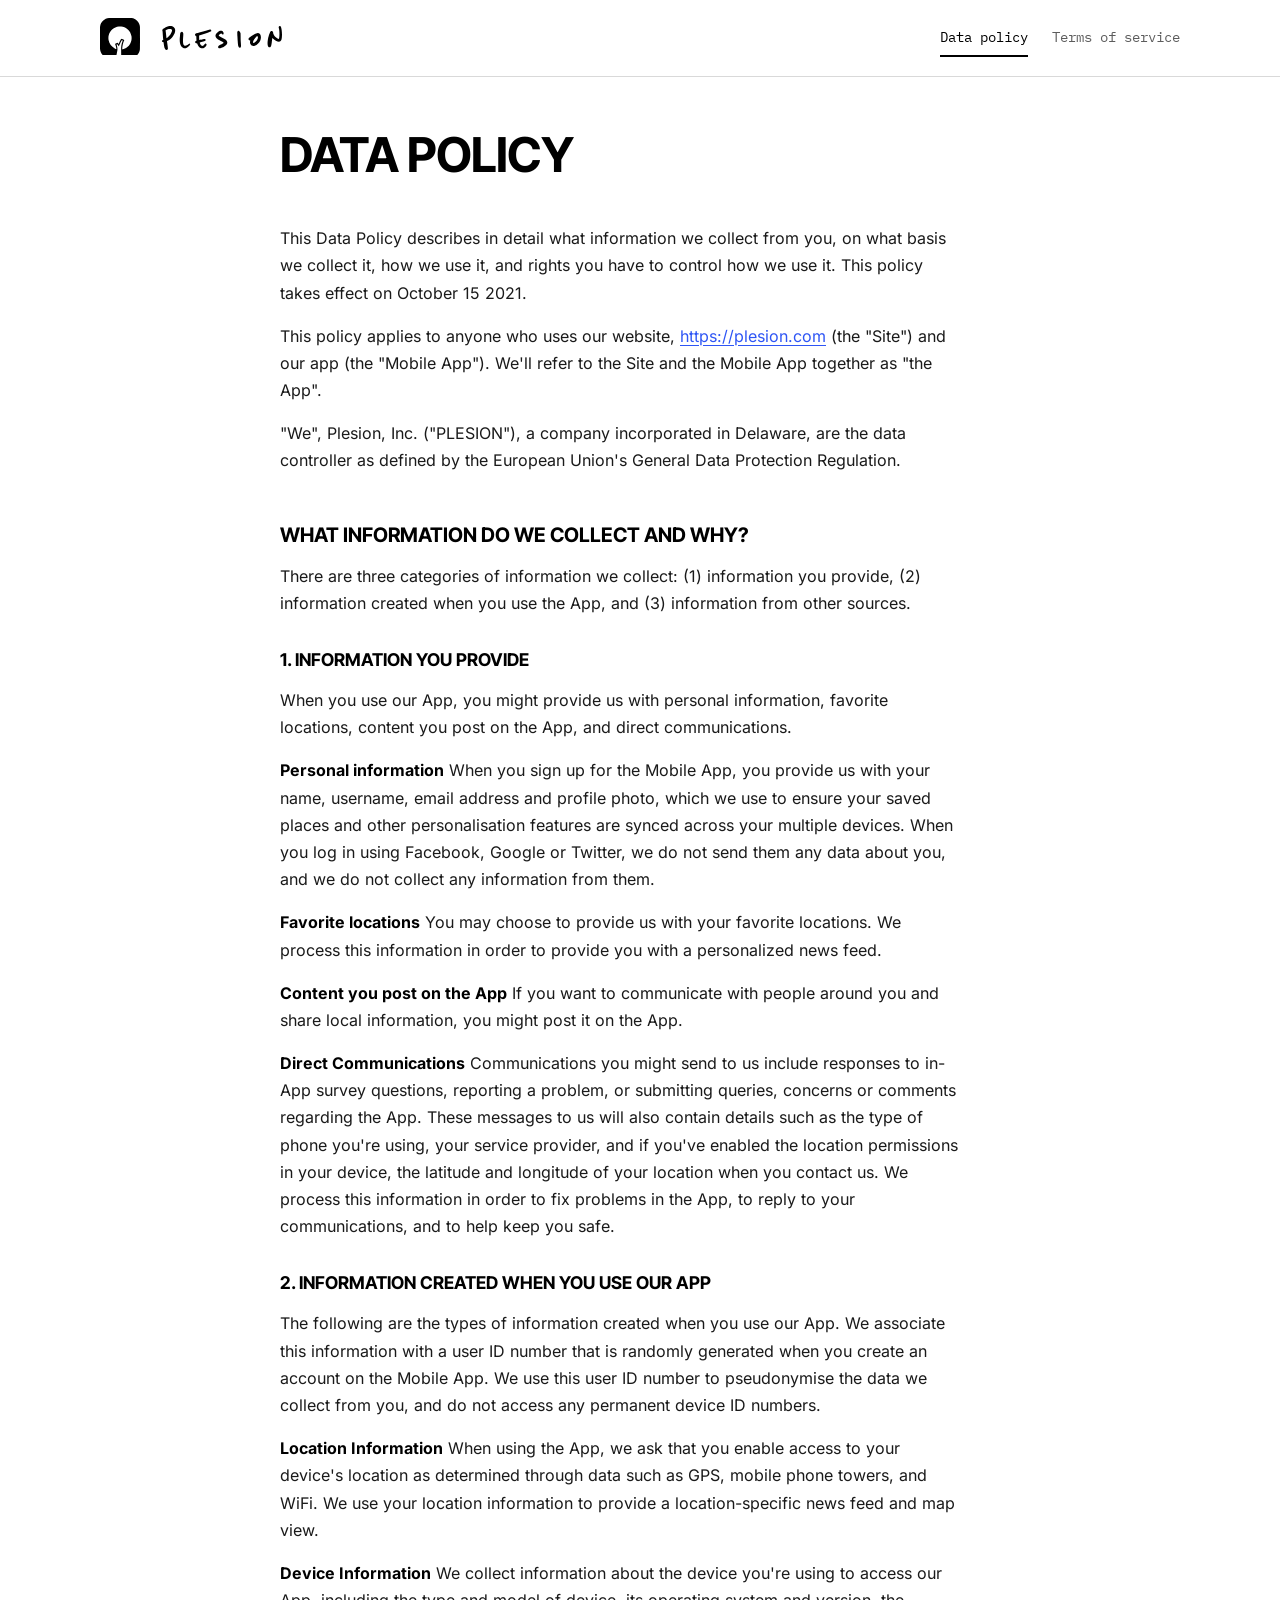
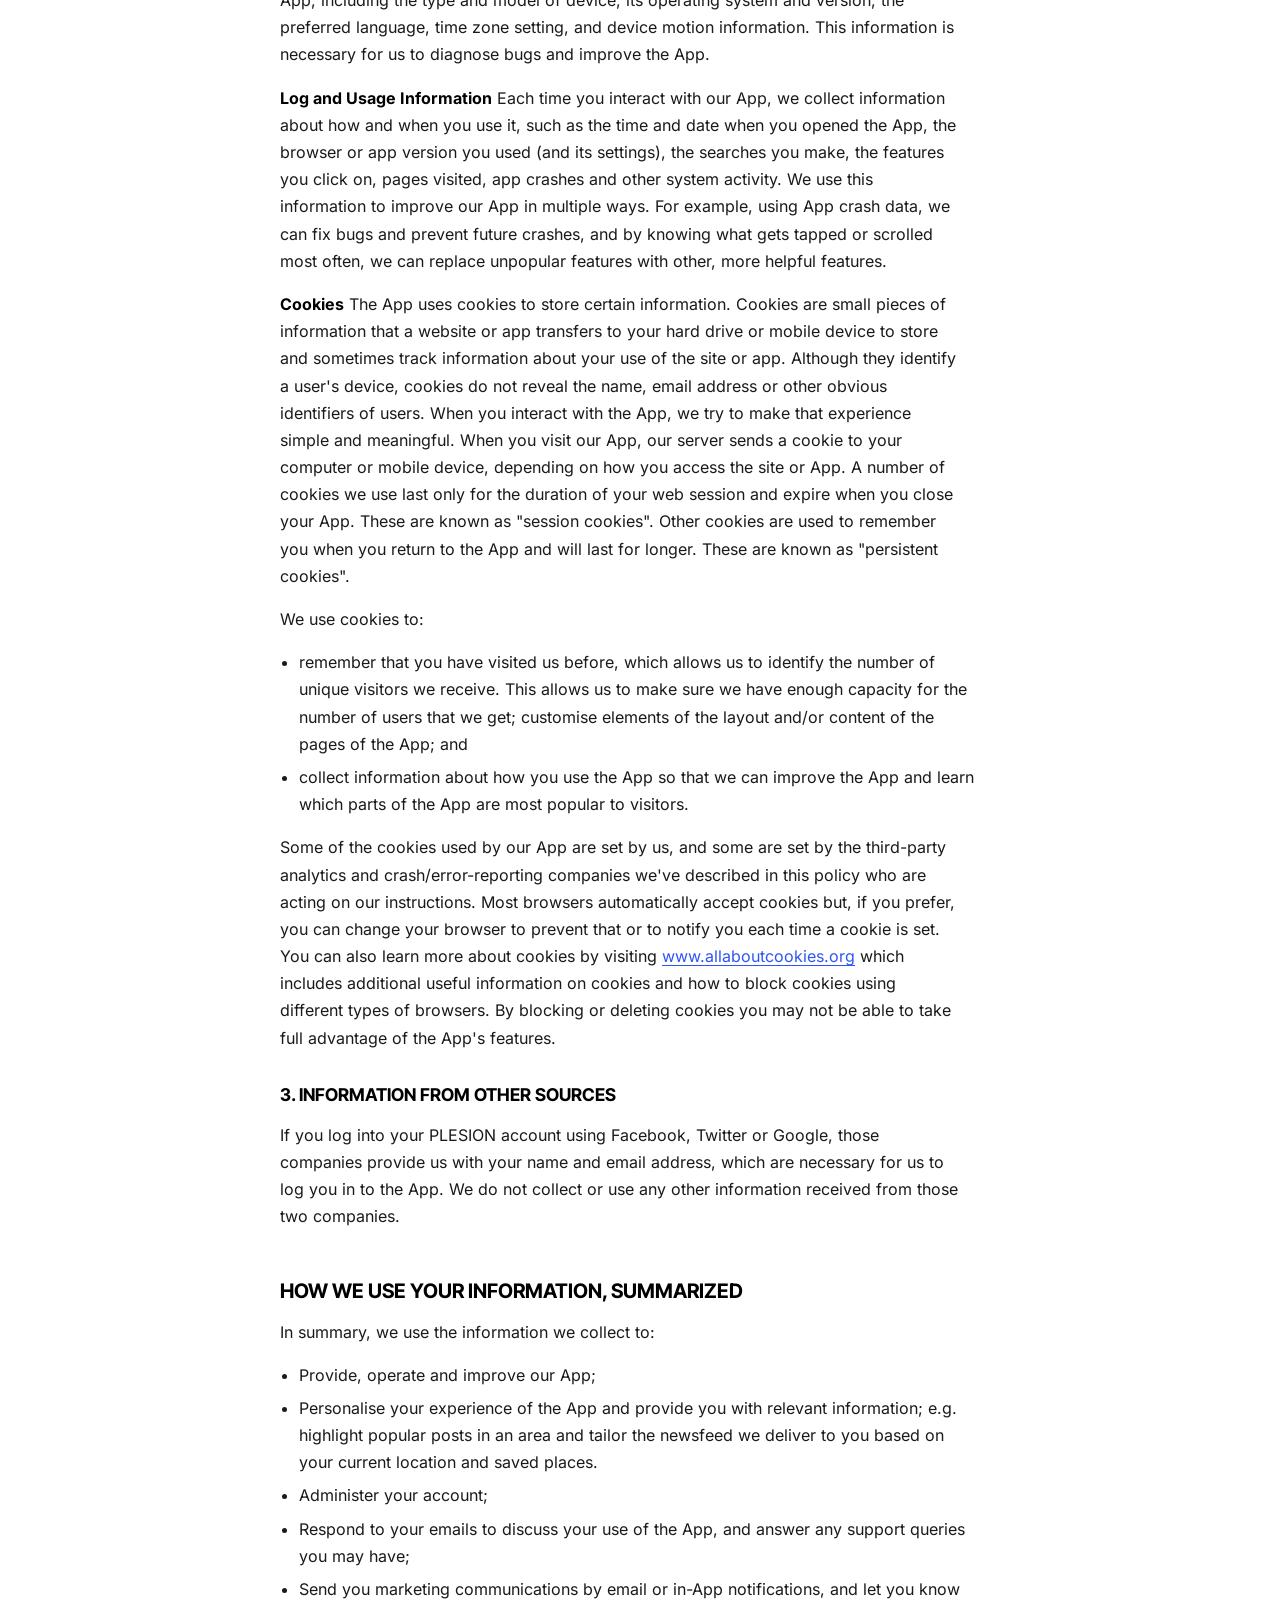
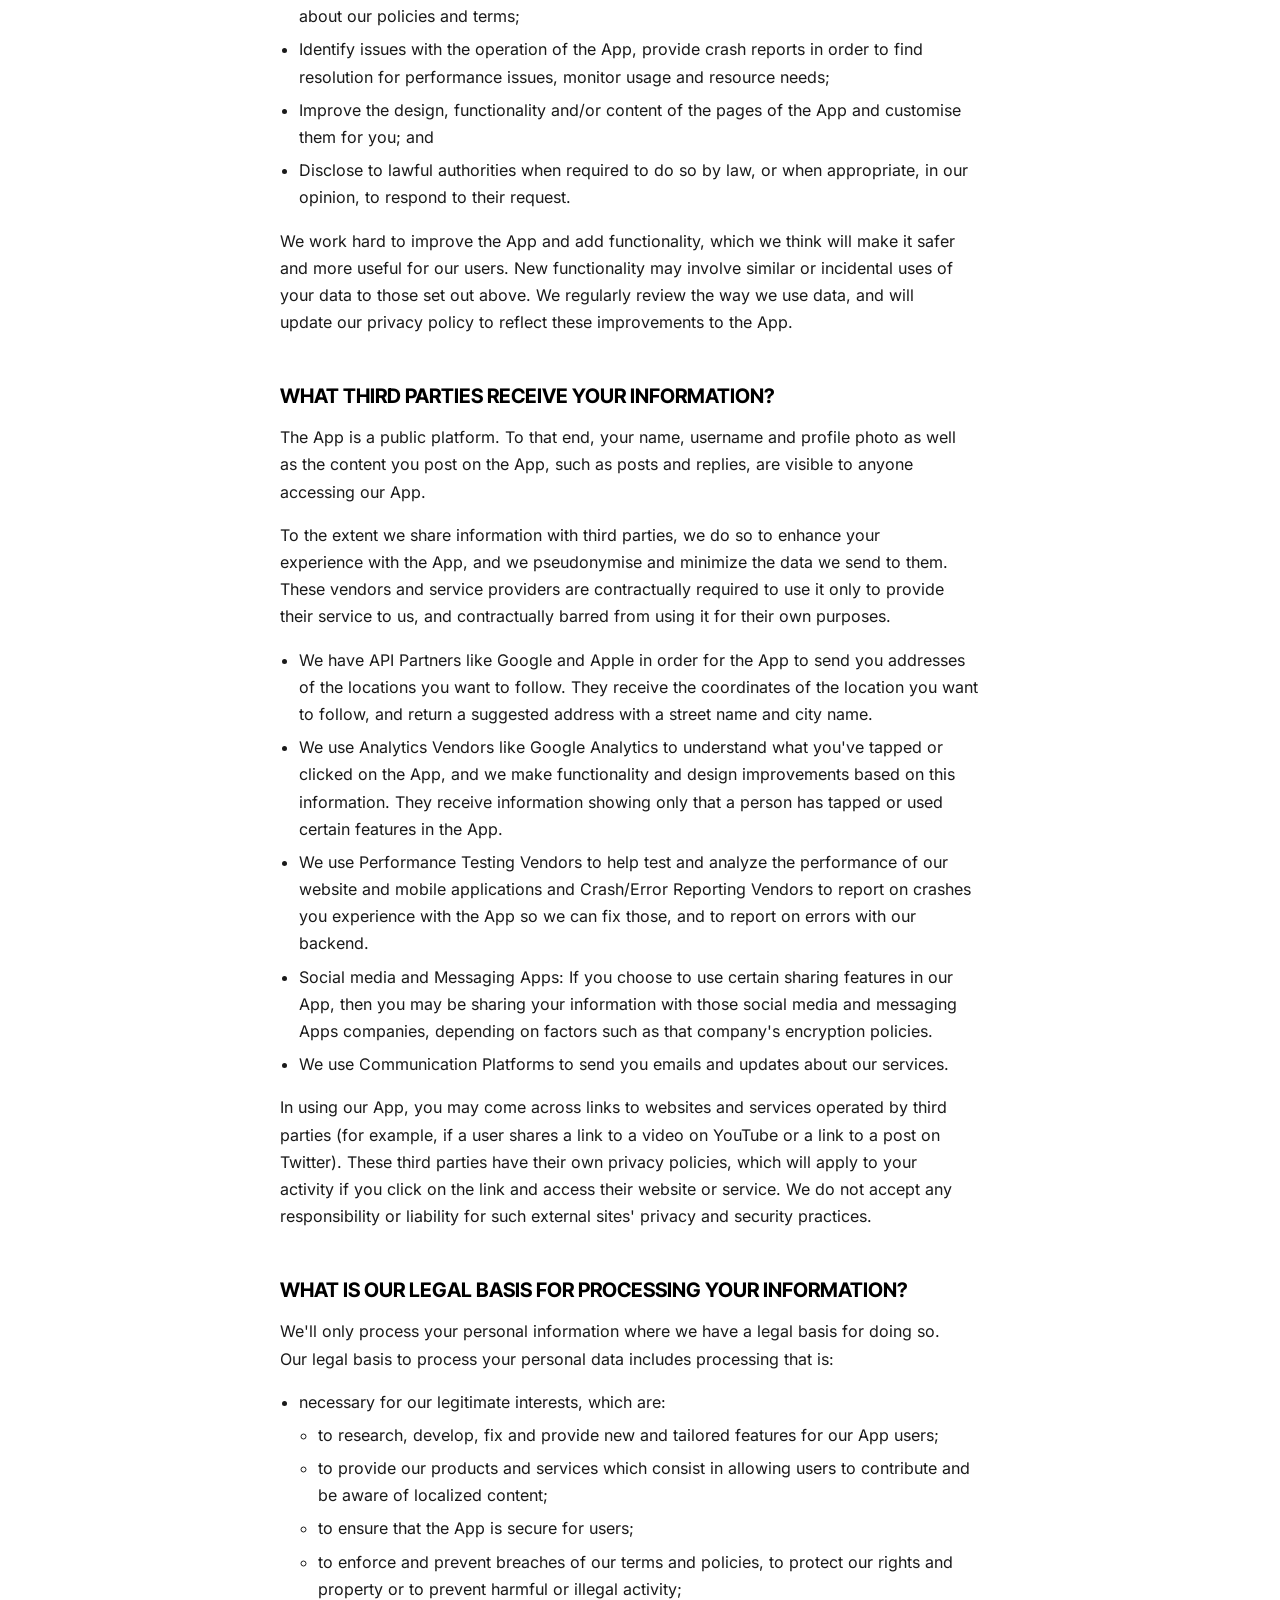
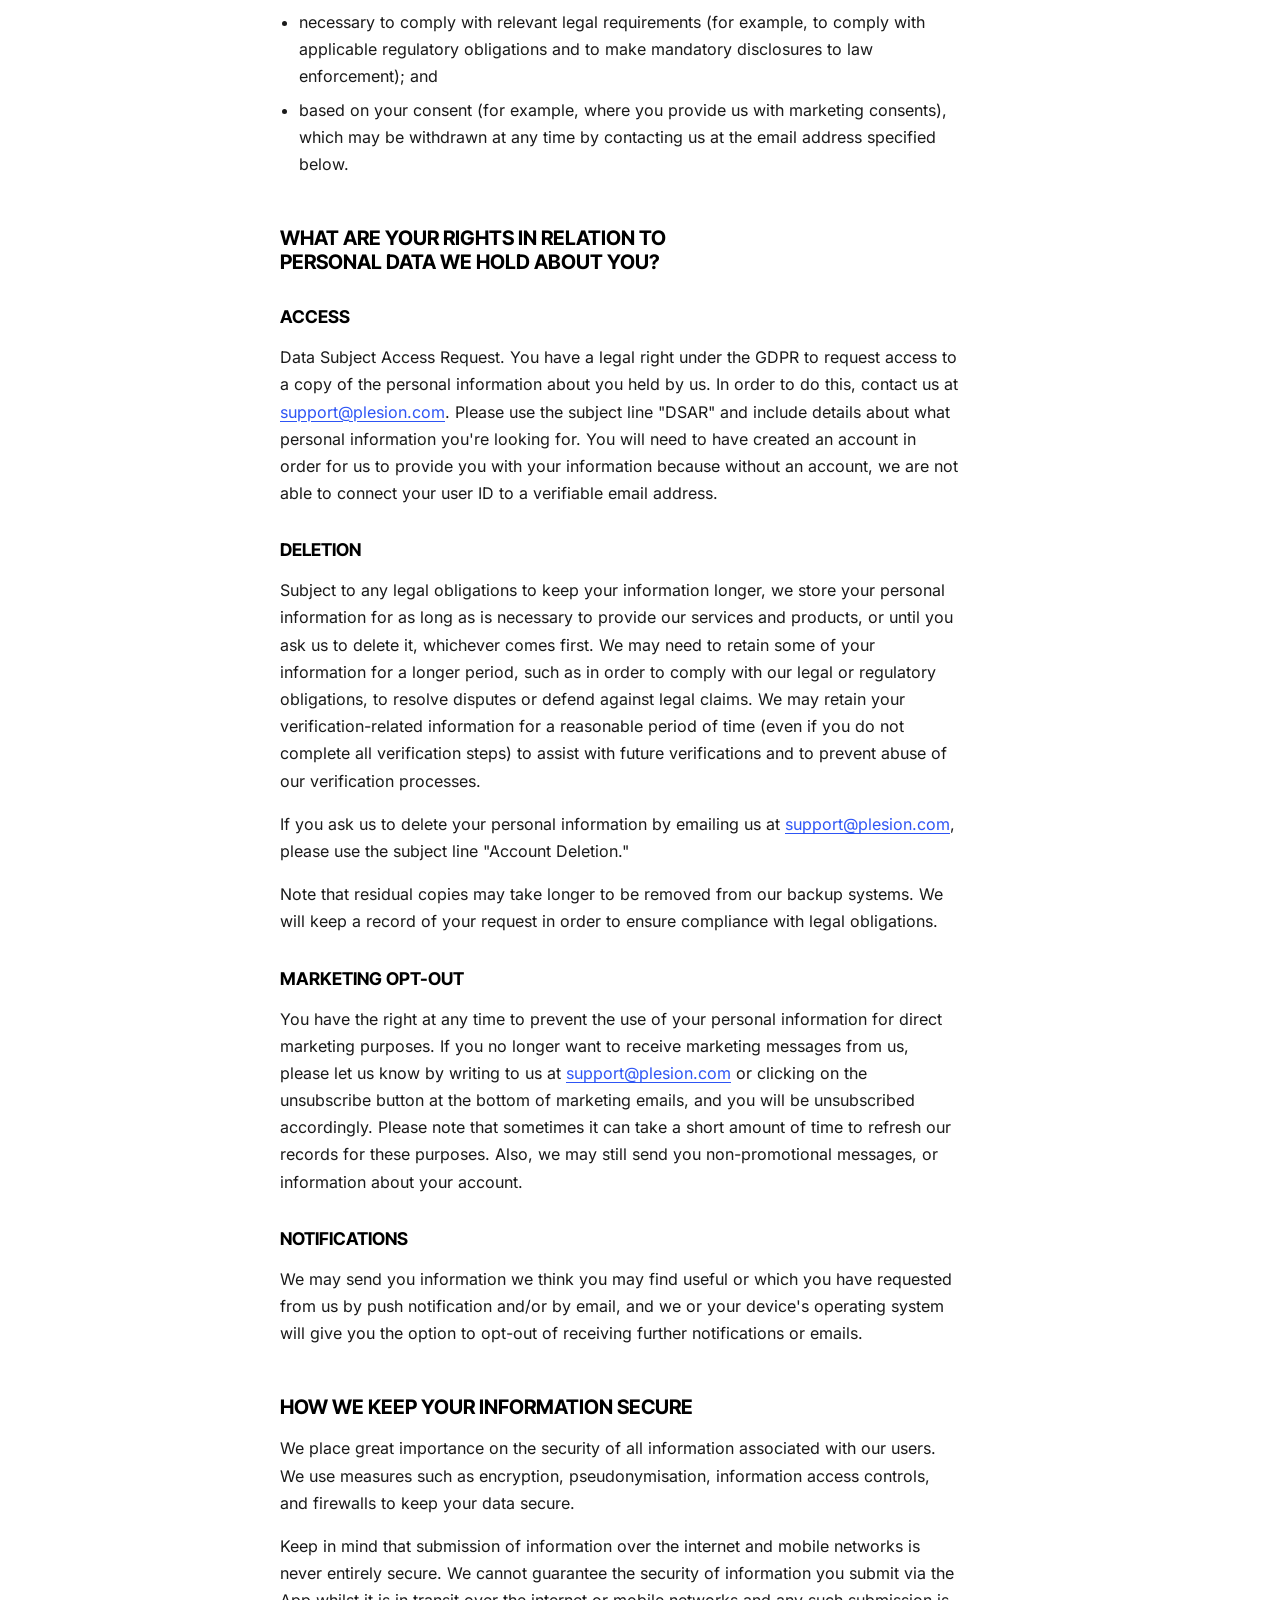
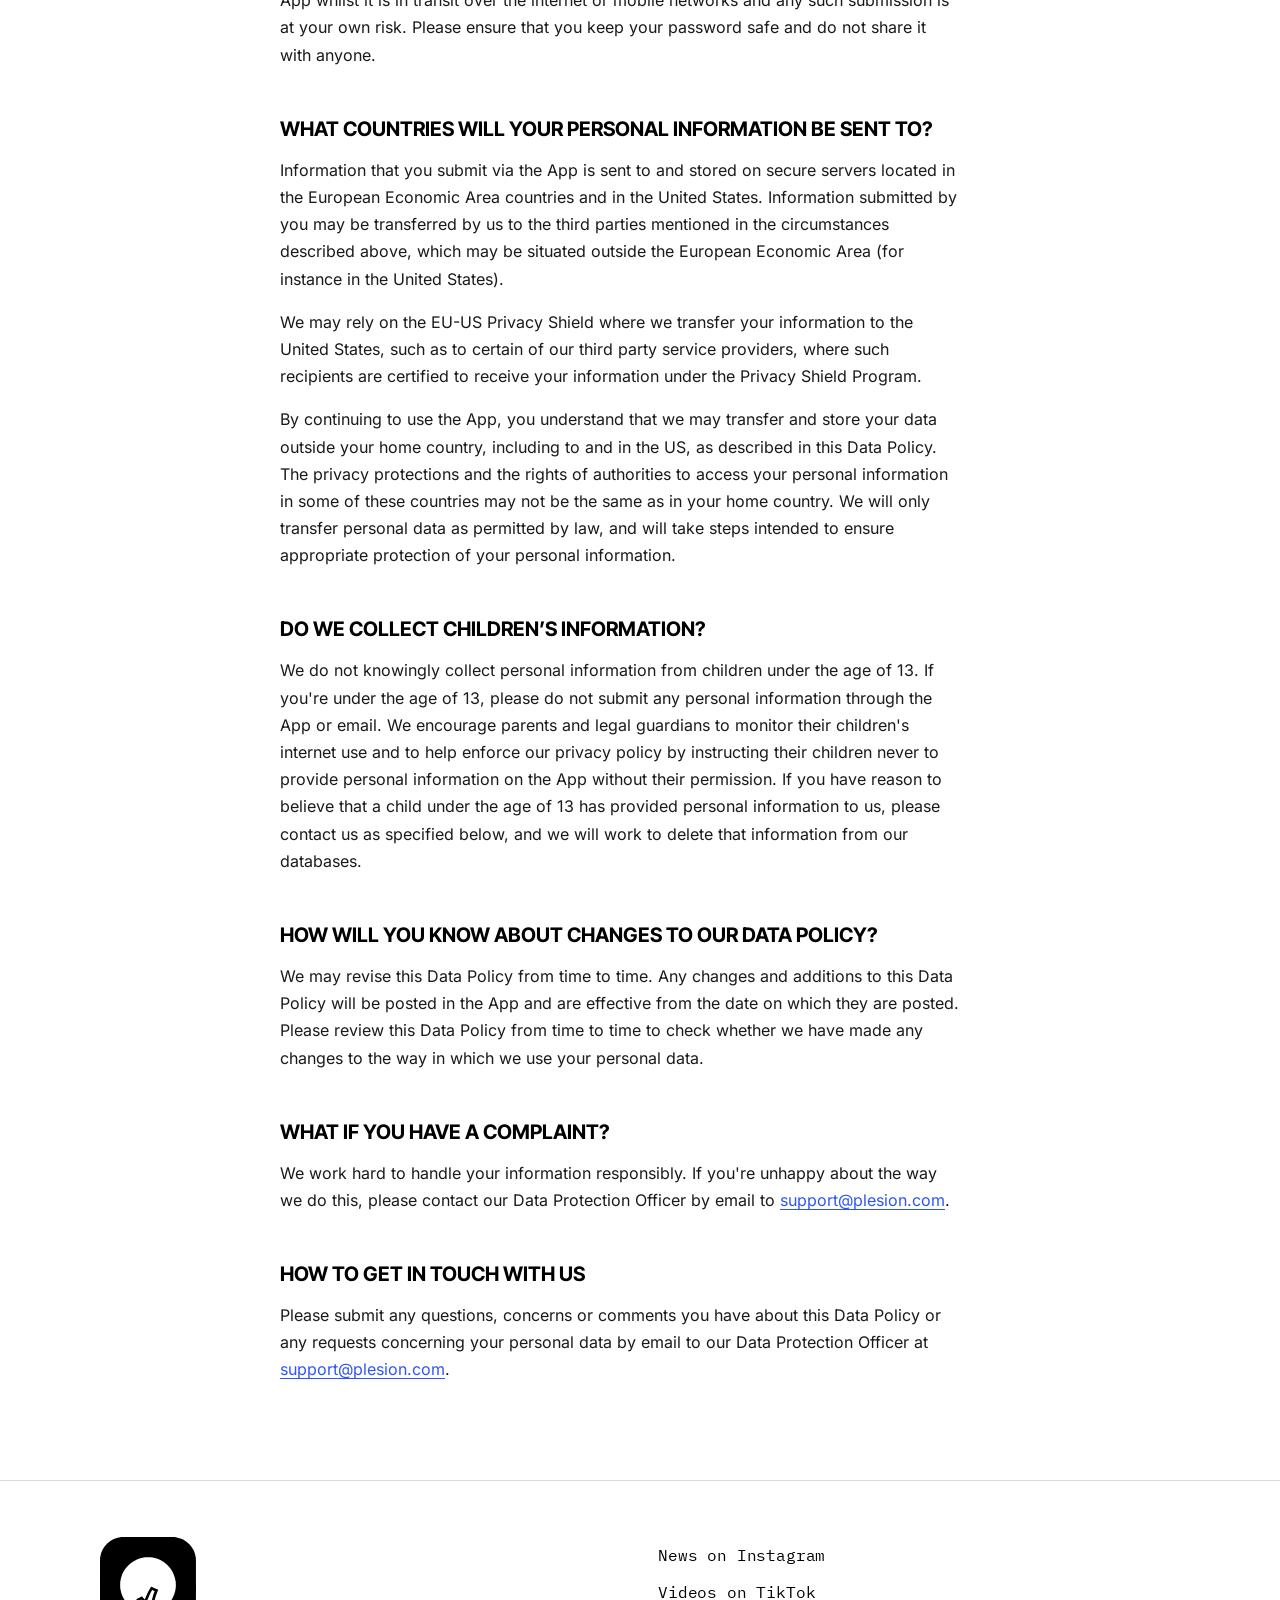
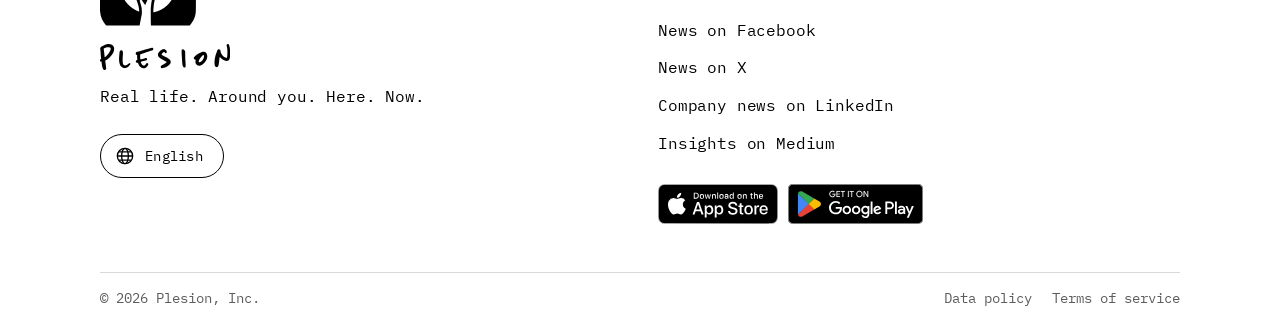
<file: data-policy.html>
<!doctype html>
<html lang="en">
<head>
  <meta charset="utf-8">
  <meta name="viewport" content="width=device-width, initial-scale=1">
  <meta name="theme-color" content="#ffffff">
  <title>Data Policy | PLESION</title>
  <meta name="description" content="How PLESION handles your data.">
  <link rel="icon" href="/assets/favicon.ico" sizes="any">
  <link rel="icon" type="image/png" sizes="32x32" href="/assets/favicon-32.png">
  <link rel="apple-touch-icon" href="/assets/apple-touch-icon.png">
  <meta name="robots" content="noindex">
  <link rel="canonical" href="https://plesion.com/data-policy">
  <meta property="og:title" content="Data Policy | PLESION">
  <meta property="og:description" content="How PLESION handles your data.">
  <meta property="og:type" content="website">
  <meta property="og:url" content="https://plesion.com/data-policy">
  <meta property="og:image" content="https://plesion.com/assets/og-image.jpg">
  <meta property="og:image:width" content="1200">
  <meta property="og:image:height" content="630">
  <meta property="og:image:alt" content="PLESION: See what's alive around you.">
  <meta property="og:site_name" content="PLESION">
  <meta name="twitter:card" content="summary_large_image">
  <link rel="preload" href="/assets/fonts/inter-tight-latin-700-normal.woff2" as="font" type="font/woff2" crossorigin>
  <link rel="preload" href="/assets/fonts/ibm-plex-mono-latin-400-normal.woff2" as="font" type="font/woff2" crossorigin>
  <link rel="stylesheet" href="/styles.css?v=20261006-1">
</head>
<body class="light">
  <a class="skip" href="#main">Skip to content</a>

  <header class="site-header">
    <div class="wrap">
      <a class="logo" href="/" aria-label="PLESION home"><img class="brand-icon" src="/assets/logo-app.svg" alt="" width="40" height="40"><span class="brand-word" aria-hidden="true"></span></a>
      <nav class="legal-tabs" aria-label="Legal documents"><a href="/data-policy" aria-current="page">Data policy</a><a href="/terms-of-service">Terms of service</a></nav>
    </div>
  </header>

  <main id="main" class="legal">
    <div class="wrap">
      <div class="legal-title">
        <h1>Data Policy</h1>
      </div>
      <article>
        <p>This Data Policy describes in detail what information we collect from you, on what basis we collect it, how we use it, and rights you have to control how we use it. This policy takes effect on October 15 2021.</p>
        <p>This policy applies to anyone who uses our website, <a href="https://plesion.com">https://plesion.com</a> (the "Site") and our app (the "Mobile App"). We'll refer to the Site and the Mobile App together as "the App".</p>
        <p>"We", Plesion, Inc. ("PLESION"), a company incorporated in Delaware, are the data controller as defined by the European Union's General Data Protection Regulation.</p>
        <h2>What information do we collect and why?</h2>
        <p>There are three categories of information we collect: (1) information you provide, (2) information created when you use the App, and (3) information from other sources.</p>
        <h3>1. Information you provide</h3>
        <p>When you use our App, you might provide us with personal information, favorite locations, content you post on the App, and direct communications.</p>
        <p><strong>Personal information</strong> When you sign up for the Mobile App, you provide us with your name, username, email address and profile photo, which we use to ensure your saved places and other personalisation features are synced across your multiple devices. When you log in using Facebook, Google or Twitter, we do not send them any data about you, and we do not collect any information from them.</p>
        <p><strong>Favorite locations</strong> You may choose to provide us with your favorite locations. We process this information in order to provide you with a personalized news feed.</p>
        <p><strong>Content you post on the App</strong> If you want to communicate with people around you and share local information, you might post it on the App.</p>
        <p><strong>Direct Communications</strong> Communications you might send to us include responses to in-App survey questions, reporting a problem, or submitting queries, concerns or comments regarding the App. These messages to us will also contain details such as the type of phone you're using, your service provider, and if you've enabled the location permissions in your device, the latitude and longitude of your location when you contact us. We process this information in order to fix problems in the App, to reply to your communications, and to help keep you safe.</p>
        <h3>2. Information created when you use our App</h3>
        <p>The following are the types of information created when you use our App. We associate this information with a user ID number that is randomly generated when you create an account on the Mobile App. We use this user ID number to pseudonymise the data we collect from you, and do not access any permanent device ID numbers.</p>
        <p><strong>Location Information</strong> When using the App, we ask that you enable access to your device's location as determined through data such as GPS, mobile phone towers, and WiFi. We use your location information to provide a location-specific news feed and map view.</p>
        <p><strong>Device Information</strong> We collect information about the device you're using to access our App, including the type and model of device, its operating system and version, the preferred language, time zone setting, and device motion information. This information is necessary for us to diagnose bugs and improve the App.</p>
        <p><strong>Log and Usage Information</strong> Each time you interact with our App, we collect information about how and when you use it, such as the time and date when you opened the App, the browser or app version you used (and its settings), the searches you make, the features you click on, pages visited, app crashes and other system activity. We use this information to improve our App in multiple ways. For example, using App crash data, we can fix bugs and prevent future crashes, and by knowing what gets tapped or scrolled most often, we can replace unpopular features with other, more helpful features.</p>
        <p><strong>Cookies</strong> The App uses cookies to store certain information. Cookies are small pieces of information that a website or app transfers to your hard drive or mobile device to store and sometimes track information about your use of the site or app. Although they identify a user's device, cookies do not reveal the name, email address or other obvious identifiers of users. When you interact with the App, we try to make that experience simple and meaningful. When you visit our App, our server sends a cookie to your computer or mobile device, depending on how you access the site or App. A number of cookies we use last only for the duration of your web session and expire when you close your App. These are known as "session cookies". Other cookies are used to remember you when you return to the App and will last for longer. These are known as "persistent cookies".</p>
        <p>We use cookies to:</p>
        <ul>
          <li>remember that you have visited us before, which allows us to identify the number of unique visitors we receive. This allows us to make sure we have enough capacity for the number of users that we get; customise elements of the layout and/or content of the pages of the App; and</li>
          <li>collect information about how you use the App so that we can improve the App and learn which parts of the App are most popular to visitors.</li>
        </ul>
        <p>Some of the cookies used by our App are set by us, and some are set by the third-party analytics and crash/error-reporting companies we've described in this policy who are acting on our instructions. Most browsers automatically accept cookies but, if you prefer, you can change your browser to prevent that or to notify you each time a cookie is set. You can also learn more about cookies by visiting <a href="https://www.allaboutcookies.org">www.allaboutcookies.org</a> which includes additional useful information on cookies and how to block cookies using different types of browsers. By blocking or deleting cookies you may not be able to take full advantage of the App's features.</p>
        <h3>3. Information from Other Sources</h3>
        <p>If you log into your PLESION account using Facebook, Twitter or Google, those companies provide us with your name and email address, which are necessary for us to log you in to the App. We do not collect or use any other information received from those two companies.</p>
        <h2>How we use your information, summarized</h2>
        <p>In summary, we use the information we collect to:</p>
        <ul>
          <li>Provide, operate and improve our App;</li>
          <li>Personalise your experience of the App and provide you with relevant information; e.g. highlight popular posts in an area and tailor the newsfeed we deliver to you based on your current location and saved places.</li>
          <li>Administer your account;</li>
          <li>Respond to your emails to discuss your use of the App, and answer any support queries you may have;</li>
          <li>Send you marketing communications by email or in-App notifications, and let you know about our policies and terms;</li>
          <li>Identify issues with the operation of the App, provide crash reports in order to find resolution for performance issues, monitor usage and resource needs;</li>
          <li>Improve the design, functionality and/or content of the pages of the App and customise them for you; and</li>
          <li>Disclose to lawful authorities when required to do so by law, or when appropriate, in our opinion, to respond to their request.</li>
        </ul>
        <p>We work hard to improve the App and add functionality, which we think will make it safer and more useful for our users. New functionality may involve similar or incidental uses of your data to those set out above. We regularly review the way we use data, and will update our privacy policy to reflect these improvements to the App.</p>
        <h2>What third parties receive your information?</h2>
        <p>The App is a public platform. To that end, your name, username and profile photo as well as the content you post on the App, such as posts and replies, are visible to anyone accessing our App.</p>
        <p>To the extent we share information with third parties, we do so to enhance your experience with the App, and we pseudonymise and minimize the data we send to them. These vendors and service providers are contractually required to use it only to provide their service to us, and contractually barred from using it for their own purposes.</p>
        <ul>
          <li>We have API Partners like Google and Apple in order for the App to send you addresses of the locations you want to follow. They receive the coordinates of the location you want to follow, and return a suggested address with a street name and city name.</li>
          <li>We use Analytics Vendors like Google Analytics to understand what you've tapped or clicked on the App, and we make functionality and design improvements based on this information. They receive information showing only that a person has tapped or used certain features in the App.</li>
          <li>We use Performance Testing Vendors to help test and analyze the performance of our website and mobile applications and Crash/Error Reporting Vendors to report on crashes you experience with the App so we can fix those, and to report on errors with our backend.</li>
          <li>Social media and Messaging Apps: If you choose to use certain sharing features in our App, then you may be sharing your information with those social media and messaging Apps companies, depending on factors such as that company's encryption policies.</li>
          <li>We use Communication Platforms to send you emails and updates about our services.</li>
        </ul>
        <p>In using our App, you may come across links to websites and services operated by third parties (for example, if a user shares a link to a video on YouTube or a link to a post on Twitter). These third parties have their own privacy policies, which will apply to your activity if you click on the link and access their website or service. We do not accept any responsibility or liability for such external sites' privacy and security practices.</p>
        <h2>What is our legal basis for processing your information?</h2>
        <p>We'll only process your personal information where we have a legal basis for doing so. Our legal basis to process your personal data includes processing that is:</p>
        <ul>
          <li>necessary for our legitimate interests, which are:
            <ul>
              <li>to research, develop, fix and provide new and tailored features for our App users;</li>
              <li>to provide our products and services which consist in allowing users to contribute and be aware of localized content;</li>
              <li>to ensure that the App is secure for users;</li>
              <li>to enforce and prevent breaches of our terms and policies, to protect our rights and property or to prevent harmful or illegal activity;</li>
            </ul>
          </li>
          <li>necessary to comply with relevant legal requirements (for example, to comply with applicable regulatory obligations and to make mandatory disclosures to law enforcement); and</li>
          <li>based on your consent (for example, where you provide us with marketing consents), which may be withdrawn at any time by contacting us at the email address specified below.</li>
        </ul>
        <h2>What are your rights in relation to personal data we hold about you?</h2>
        <h3>Access</h3>
        <p>Data Subject Access Request. You have a legal right under the GDPR to request access to a copy of the personal information about you held by us. In order to do this, contact us at <a href="mailto:support@plesion.com">support@plesion.com</a>. Please use the subject line "DSAR" and include details about what personal information you're looking for. You will need to have created an account in order for us to provide you with your information because without an account, we are not able to connect your user ID to a verifiable email address.</p>
        <h3>Deletion</h3>
        <p>Subject to any legal obligations to keep your information longer, we store your personal information for as long as is necessary to provide our services and products, or until you ask us to delete it, whichever comes first. We may need to retain some of your information for a longer period, such as in order to comply with our legal or regulatory obligations, to resolve disputes or defend against legal claims. We may retain your verification-related information for a reasonable period of time (even if you do not complete all verification steps) to assist with future verifications and to prevent abuse of our verification processes.</p>
        <p>If you ask us to delete your personal information by emailing us at <a href="mailto:support@plesion.com">support@plesion.com</a>, please use the subject line "Account Deletion."</p>
        <p>Note that residual copies may take longer to be removed from our backup systems. We will keep a record of your request in order to ensure compliance with legal obligations.</p>
        <h3>Marketing opt-out</h3>
        <p>You have the right at any time to prevent the use of your personal information for direct marketing purposes. If you no longer want to receive marketing messages from us, please let us know by writing to us at <a href="mailto:support@plesion.com">support@plesion.com</a> or clicking on the unsubscribe button at the bottom of marketing emails, and you will be unsubscribed accordingly. Please note that sometimes it can take a short amount of time to refresh our records for these purposes. Also, we may still send you non-promotional messages, or information about your account.</p>
        <h3>Notifications</h3>
        <p>We may send you information we think you may find useful or which you have requested from us by push notification and/or by email, and we or your device's operating system will give you the option to opt-out of receiving further notifications or emails.</p>
        <h2>How we keep your information secure</h2>
        <p>We place great importance on the security of all information associated with our users. We use measures such as encryption, pseudonymisation, information access controls, and firewalls to keep your data secure.</p>
        <p>Keep in mind that submission of information over the internet and mobile networks is never entirely secure. We cannot guarantee the security of information you submit via the App whilst it is in transit over the internet or mobile networks and any such submission is at your own risk. Please ensure that you keep your password safe and do not share it with anyone.</p>
        <h2>What countries will your personal information be sent to?</h2>
        <p>Information that you submit via the App is sent to and stored on secure servers located in the European Economic Area countries and in the United States. Information submitted by you may be transferred by us to the third parties mentioned in the circumstances described above, which may be situated outside the European Economic Area (for instance in the United States).</p>
        <p>We may rely on the EU-US Privacy Shield where we transfer your information to the United States, such as to certain of our third party service providers, where such recipients are certified to receive your information under the Privacy Shield Program.</p>
        <p>By continuing to use the App, you understand that we may transfer and store your data outside your home country, including to and in the US, as described in this Data Policy. The privacy protections and the rights of authorities to access your personal information in some of these countries may not be the same as in your home country. We will only transfer personal data as permitted by law, and will take steps intended to ensure appropriate protection of your personal information.</p>
        <h2>Do we collect children’s information?</h2>
        <p>We do not knowingly collect personal information from children under the age of 13. If you're under the age of 13, please do not submit any personal information through the App or email. We encourage parents and legal guardians to monitor their children's internet use and to help enforce our privacy policy by instructing their children never to provide personal information on the App without their permission. If you have reason to believe that a child under the age of 13 has provided personal information to us, please contact us as specified below, and we will work to delete that information from our databases.</p>
        <h2>How will you know about changes to our Data Policy?</h2>
        <p>We may revise this Data Policy from time to time. Any changes and additions to this Data Policy will be posted in the App and are effective from the date on which they are posted. Please review this Data Policy from time to time to check whether we have made any changes to the way in which we use your personal data.</p>
        <h2>What if you have a complaint?</h2>
        <p>We work hard to handle your information responsibly. If you're unhappy about the way we do this, please contact our Data Protection Officer by email to <a href="mailto:support@plesion.com">support@plesion.com</a>.</p>
        <h2>How to get in touch with us</h2>
        <p>Please submit any questions, concerns or comments you have about this Data Policy or any requests concerning your personal data by email to our Data Protection Officer at <a href="mailto:support@plesion.com">support@plesion.com</a>.</p>
      </article>
    </div>
  </main>

  <footer class="site-footer">
    <div class="wrap">
      <div class="footer-grid">
        <div class="footer-brand">
          <a class="footer-logo" href="/" aria-label="PLESION home">
            <img class="footer-icon" src="/assets/logo-app.svg" alt="" width="96" height="96">
            <span class="brand-word footer-word" aria-hidden="true"></span>
          </a>
          <p class="footer-tag"><span>Real life. Around you.</span> <span>Here. Now.</span></p>
          <!-- lang:switch --><div class="lang"><button class="lang-btn" type="button" aria-expanded="false" aria-controls="lang-panel" aria-label="Language: English"><svg class="lang-globe" viewBox="0 0 24 24" aria-hidden="true" focusable="false"><g fill="none" stroke="currentColor" stroke-width="1.6"><circle cx="12" cy="12" r="9.2"/><ellipse cx="12" cy="12" rx="4" ry="9.2"/><path d="M3 12h18M4.6 7h14.8M4.6 17h14.8"/></g></svg><span>English</span></button><div class="lang-panel" id="lang-panel" role="dialog" aria-label="Choose a language" tabindex="-1" hidden><div class="lang-head"><p>Choose a language</p><button class="lang-close" type="button" aria-label="Close">×</button></div><ul><li><a href="/data-policy" lang="en" hreflang="en" data-lang="en" aria-current="true">English<svg class="lang-check" viewBox="0 0 24 24" aria-hidden="true" focusable="false"><path d="M5 12.5l4.2 4.2L19 7" fill="none" stroke="currentColor" stroke-width="2"/></svg></a></li><li><a href="/fr/data-policy" lang="fr" hreflang="fr" data-lang="fr">Français</a></li><li><a href="/it/data-policy" lang="it" hreflang="it" data-lang="it">Italiano</a></li></ul></div><div class="lang-veil" hidden></div></div><!-- /lang:switch -->
        </div>
        <nav class="footer-social" aria-label="PLESION on social media and app stores">
          <ul>
            <li><a href="https://www.instagram.com/plesionapp/" target="_blank" rel="noopener">News on Instagram</a></li>
            <li><a href="https://www.tiktok.com/@plesionapp" target="_blank" rel="noopener">Videos on TikTok</a></li>
            <li><a href="https://www.facebook.com/plesionapp" target="_blank" rel="noopener">News on Facebook</a></li>
            <li><a href="https://x.com/PlesionApp" target="_blank" rel="noopener">News on X</a></li>
            <li><a href="https://www.linkedin.com/company/plesion" target="_blank" rel="noopener">Company news on LinkedIn</a></li>
            <li><a href="https://plesion.medium.com/" target="_blank" rel="noopener">Insights on Medium</a></li>
          </ul>
          <div class="foot-dl">
            <a class="badge" href="https://apps.apple.com/app/apple-store/id1502237943?pt=123825760&amp;ct=website-footer&amp;mt=8"><img src="/assets/badge-app-store.svg" alt="Download on the App Store" width="120" height="40"></a>
            <a class="badge" href="https://play.google.com/store/apps/details?id=com.vantino.plesion&amp;referrer=utm_source%3Dwebsite-footer%26utm_medium%3Dwebsite%26utm_campaign%3Dbadge"><img src="/assets/badge-google-play.svg" alt="Get it on Google Play" width="135" height="40"></a>
          </div>
        </nav>
      </div>
      <div class="footer-base">
        <p class="copyright">© 2026 Plesion, Inc.</p>
        <nav aria-label="Legal">
          <ul class="footer-legal">
            <li><a href="/data-policy">Data policy</a></li>
            <li><a href="/terms-of-service">Terms of service</a></li>
          </ul>
        </nav>
      </div>
    </div>
  </footer>
  <script src="/assets/lang.js?v=20261005-1" defer></script>
  <!-- Cloudflare Web Analytics --><script defer src='https://static.cloudflareinsights.com/beacon.min.js' data-cf-beacon='{"token": "6d3f76ef62d545f2af6ae02d0a30a107"}'></script><!-- End Cloudflare Web Analytics -->
</body>
</html>
</file>
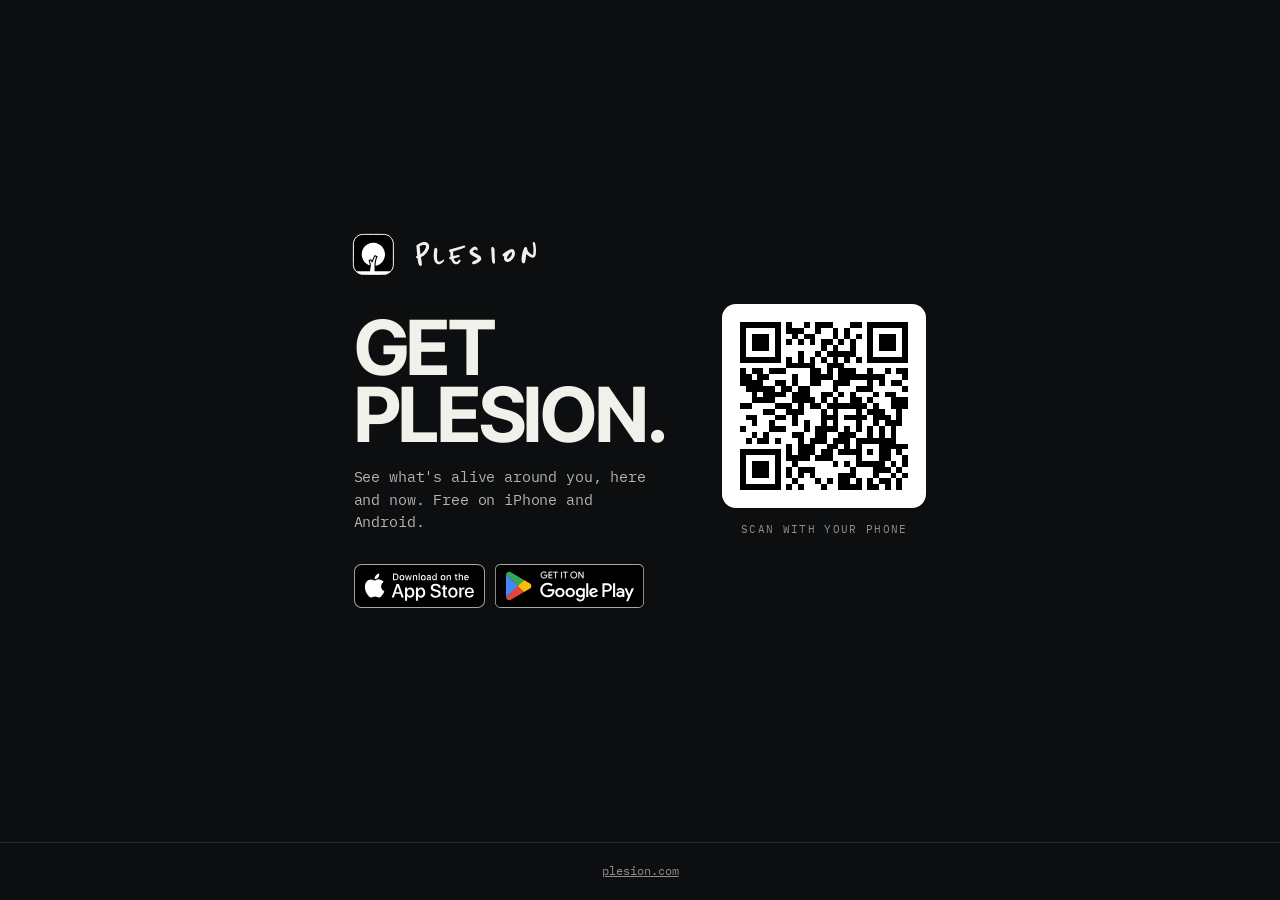
<file: download.html>
<!doctype html>
<html lang="en">
<head>
  <meta charset="utf-8">
  <meta name="viewport" content="width=device-width, initial-scale=1">
  <meta name="theme-color" content="#0C0E10">
  <title>Download PLESION</title>
  <meta name="description" content="Get the PLESION app on the App Store or Google Play.">
  <link rel="canonical" href="https://plesion.com/download">
  <link rel="icon" href="/assets/favicon.ico" sizes="any">
  <link rel="icon" type="image/png" sizes="32x32" href="/assets/favicon-32.png">
  <link rel="apple-touch-icon" href="/assets/apple-touch-icon.png">
  <meta property="og:title" content="Download PLESION">
  <meta property="og:description" content="Get the PLESION app on the App Store or Google Play.">
  <meta property="og:url" content="https://plesion.com/download">
  <meta property="og:image" content="https://plesion.com/assets/og-image.jpg">
  <meta property="og:image:width" content="1200">
  <meta property="og:image:height" content="630">
  <meta property="og:image:alt" content="PLESION: See what's alive around you.">
  <meta property="og:site_name" content="PLESION">
  <meta name="twitter:card" content="summary_large_image">
  <script>
    /*
      One link for every bio: plesion.com/download
      - Works out where the visitor came from (the app's in-app browser, the referring site, or ?ref=…)
      - Sends iPhones/iPads to the App Store and Android phones to Google Play, passing the source on
        so the stores can report installs per platform
      - Computers and anything else stay on this page (badges + QR code)
      Nothing is stored and no request is made to any other service.
    */
    (function () {
      var APP_ID = '1502237943';
      var PACKAGE = 'com.vantino.plesion';
      // Apple only reports campaigns when your provider token is present: App Store Connect > App Analytics > Campaigns
      // (campaign link generator). Paste it between the quotes; until then App Store links carry no campaign.
      var APPLE_PROVIDER_TOKEN = '123825760';

      var ua = navigator.userAgent || '';

      function source() {
        var m = location.search.match(/[?&](?:ref|utm_source)=([a-z0-9_-]{1,30})/i);
        if (m) return m[1].toLowerCase();
        if (/Instagram/i.test(ua)) return 'instagram';
        if (/Barcelona/.test(ua)) return 'threads';
        if (/FBAN|FBAV|FB_IAB|FBIOS|FB4A/.test(ua)) return 'facebook';
        if (/musical_ly|BytedanceWebview|Bytedance|TikTok|trill_/i.test(ua)) return 'tiktok';
        if (/LinkedInApp/i.test(ua)) return 'linkedin';
        if (/Snapchat/i.test(ua)) return 'snapchat';
        if (/Twitter/i.test(ua)) return 'x';
        var r = '';
        try { r = new URL(document.referrer).hostname.replace(/^www\./, ''); } catch (e) {}
        if (/(^|\.)instagram\.com$/.test(r)) return 'instagram';
        if (/(^|\.)threads\.(net|com)$/.test(r)) return 'threads';
        if (/(^|\.)(facebook\.com|fb\.me)$/.test(r)) return 'facebook';
        if (/(^|\.)tiktok\.com$/.test(r)) return 'tiktok';
        if (/(^|\.)(linkedin\.com|lnkd\.in)$/.test(r)) return 'linkedin';
        if (/(^|\.)(x\.com|twitter\.com|t\.co)$/.test(r)) return 'x';
        if (/(^|\.)medium\.com$/.test(r)) return 'medium';
        if (/(^|\.)plesion\.com$/.test(r)) return 'website';
        return r ? r.replace(/[^a-z0-9.-]/gi, '').slice(0, 30) : 'direct';
      }

      var src = source();
      var medium = /^(direct|website)$/.test(src) ? src : 'social';
      var isIOS = /iPhone|iPad|iPod/.test(ua) || (/Macintosh/.test(ua) && navigator.maxTouchPoints > 1);
      var isAndroid = /Android/i.test(ua);

      var appStore = 'https://apps.apple.com/app/apple-store/id' + APP_ID +
        (APPLE_PROVIDER_TOKEN ? '?pt=' + APPLE_PROVIDER_TOKEN + '&ct=' + encodeURIComponent(src) + '&mt=8' : '');
      var referrer = encodeURIComponent('utm_source=' + src + '&utm_medium=' + medium + '&utm_campaign=download');
      var playWeb = 'https://play.google.com/store/apps/details?id=' + PACKAGE + '&referrer=' + referrer;

      // Same tagged store links for the badges on this page
      window.__plesionStores = { appStore: appStore, play: playWeb };

      // Optional click counting: if an analytics script (e.g. Plausible) is added to the site later, report the source
      try { if (window.plausible) window.plausible('Download', { props: { source: src, device: isIOS ? 'ios' : isAndroid ? 'android' : 'other' } }); } catch (e) {}

      if (isIOS) { location.replace(appStore); return; }
      if (isAndroid) { location.replace(playWeb); return; }
    })();
  </script>
  <link rel="preload" href="/assets/fonts/inter-tight-latin-700-normal.woff2" as="font" type="font/woff2" crossorigin>
  <link rel="preload" href="/assets/fonts/ibm-plex-mono-latin-400-normal.woff2" as="font" type="font/woff2" crossorigin>
  <style>
@font-face { font-family: "Inter"; font-style: normal; font-weight: 400; font-display: swap; src: url(/assets/fonts/inter-latin-400-normal.woff2) format("woff2"); }
    @font-face { font-family: "Inter"; font-style: normal; font-weight: 600; font-display: swap; src: url(/assets/fonts/inter-latin-600-normal.woff2) format("woff2"); }
    @font-face { font-family: "Inter"; font-style: normal; font-weight: 700; font-display: swap; src: url(/assets/fonts/inter-latin-700-normal.woff2) format("woff2"); }
    @font-face { font-family: "Inter Tight"; font-style: normal; font-weight: 600; font-display: swap; src: url(/assets/fonts/inter-tight-latin-600-normal.woff2) format("woff2"); }
    @font-face { font-family: "Inter Tight"; font-style: normal; font-weight: 700; font-display: swap; src: url(/assets/fonts/inter-tight-latin-700-normal.woff2) format("woff2"); }
    @font-face { font-family: "IBM Plex Mono"; font-style: normal; font-weight: 400; font-display: swap; src: url(/assets/fonts/ibm-plex-mono-latin-400-normal.woff2) format("woff2"); }
    :root { --bg: #0C0E10; --fg: #F2F0EA; --soft: #B5B5B5; --line: rgba(242, 240, 234, 0.12); }
    * { box-sizing: border-box; }
    html, body { margin: 0; background: var(--bg); color: var(--fg); }
    body { min-height: 100vh; display: flex; flex-direction: column; font-family: Inter, system-ui, -apple-system, "Segoe UI", sans-serif; }
    main { flex: 1; display: flex; align-items: center; justify-content: center; padding: 56px 22px; }
    .dl { display: grid; grid-template-columns: auto auto; gap: 56px; align-items: center; max-width: 880px; }
    .lock { display: flex; align-items: center; gap: 22px; margin-bottom: 40px; color: var(--fg); text-decoration: none; }
    .lock-icon { width: calc(40px * 1248 / 1168); height: auto; margin: calc(40px * -40 / 1168); overflow: visible; flex: none; }
    .lock-icon .icon-stroke { fill: none; stroke: #fff; stroke-width: 1px; vector-effect: non-scaling-stroke; }
    .word { display: block; height: 24px; aspect-ratio: 1800 / 359; background: currentColor; -webkit-mask: url(/assets/wordmark.svg) no-repeat center / contain; mask: url(/assets/wordmark.svg) no-repeat center / contain; }
    h1 { margin: 0 0 18px; font: 700 clamp(44px, 7vw, 76px)/0.88 "Inter Tight", Inter, sans-serif; letter-spacing: -0.03em; text-transform: uppercase; }
    h1 span { display: block; }
    p { margin: 0 0 30px; max-width: 34ch; font: 400 15px/1.5 "IBM Plex Mono", ui-monospace, monospace; letter-spacing: -0.01em; color: var(--soft); }
    .badges { display: flex; flex-wrap: wrap; gap: 10px; }
    .badges a { display: block; border-radius: 8px; transition: transform 0.15s ease; }
    .badges a:hover { transform: translateY(-2px); }
    .badges a:focus-visible { outline: 2px solid #2E55F5; outline-offset: 3px; }
    .badges img { display: block; height: 44px; width: auto; }
    .qr { display: grid; justify-items: center; gap: 14px; }
    .qr-box { padding: 18px; background: #FFFFFF; border-radius: 14px; }
    .qr-box img { display: block; width: 168px; height: 168px; }
    .qr span { font: 400 11px/1.4 "IBM Plex Mono", ui-monospace, monospace; letter-spacing: 0.12em; text-transform: uppercase; color: #8E8E8E; text-align: center; }
    footer { padding: 20px 22px; border-top: 1px solid var(--line); font: 400 12px/1.4 "IBM Plex Mono", ui-monospace, monospace; color: #8E8E8E; text-align: center; }
    footer a { color: inherit; }
    @media (max-width: 720px) {
      .dl { grid-template-columns: 1fr; gap: 0; }
      .qr { display: none; }
    }
    @media (prefers-reduced-motion: reduce) { .badges a { transition: none; } .badges a:hover { transform: none; } }
  </style>
</head>
<body>
  <main>
    <div class="dl">
      <div>
        <a class="lock" href="/" aria-label="PLESION home"><svg class="lock-icon" viewBox="-40 -40 1248 1248" aria-hidden="true" focusable="false"><path fill="#fff" fill-rule="evenodd" d="M265.5,1167.3C225.3,1164.0 191.5,1154.8 158.1,1138.1C127.9,1122.9 104.6,1105.7 80.0,1080.3C33.8,1032.8 6.2,971.5 1.0,905.0C0.2,894.6 -0.0,802.1 0.2,574.5C0.6,279.6 0.7,257.7 2.3,247.0C12.5,180.2 40.1,126.2 87.7,80.0C135.2,33.8 196.5,6.2 263.0,1.0C273.4,0.2 365.9,-0.0 593.5,0.2C888.4,0.6 910.3,0.7 921.0,2.3C987.8,12.5 1041.8,40.1 1088.0,87.7C1134.2,135.2 1161.8,196.5 1167.0,263.0C1167.8,273.4 1168.0,365.9 1167.8,593.5C1167.4,888.4 1167.3,910.3 1165.7,921.0C1155.5,987.8 1127.9,1041.8 1080.3,1088.0C1033.3,1133.7 972.4,1161.4 906.7,1166.9C897.8,1167.7 797.5,1167.9 581.7,1167.8C410.0,1167.7 267.7,1167.5 265.5,1167.3Z"/><path fill="#000" fill-rule="evenodd" d="M70.0,1069.9C30.5,1025.1 5.7,966.0 1.0,905.0C0.2,894.6 -0.0,802.1 0.2,574.5C0.6,279.6 0.7,257.7 2.3,247.0C12.5,180.2 40.1,126.2 87.7,80.0C135.2,33.8 196.5,6.2 263.0,1.0C273.4,0.2 365.9,-0.0 593.5,0.2C888.4,0.6 910.3,0.7 921.0,2.3C987.8,12.5 1041.8,40.1 1088.0,87.7C1134.2,135.2 1161.8,196.5 1167.0,263.0C1167.8,273.4 1168.0,365.9 1167.8,593.5C1167.4,942.1 1167.9,914.7 1161.4,944.0C1150.5,992.6 1127.0,1038.4 1094.6,1073.8L1090.7,1078.0L855.0,1078.0L619.2,1078.0L618.4,1037.2C618.0,1014.8 617.6,967.2 617.5,931.5C617.5,870.6 617.6,865.2 619.8,845.5C625.0,796.7 628.0,778.8 636.0,746.9C642.9,719.7 651.5,693.1 659.9,672.9L665.7,659.1L650.3,652.5C641.8,648.8 634.7,646.0 634.5,646.2C634.0,646.9 622.0,668.0 617.7,676.0C610.4,689.5 598.7,715.2 586.3,745.0C576.4,768.7 550.3,828.9 549.5,829.8C549.3,830.0 539.5,815.6 527.7,797.8C516.0,780.0 505.4,764.8 504.4,763.9C502.6,762.3 501.9,762.5 493.0,767.6C487.8,770.5 483.1,773.1 482.7,773.2C482.2,773.4 483.5,778.3 485.5,784.0C490.8,799.3 499.4,829.6 502.9,845.6C508.4,870.8 509.4,881.1 509.4,908.5L509.4,933.5L495.7,1004.9C488.2,1044.2 482.0,1076.7 482.0,1077.2C482.0,1077.6 390.9,1078.0 279.6,1078.0L77.1,1078.0L70.0,1069.9ZM668.5,913.1C725.1,898.2 771.7,872.7 815.3,832.7C834.1,815.4 850.6,795.8 866.8,771.5C898.4,724.2 917.2,669.9 922.1,612.1C923.6,594.5 922.7,557.2 920.5,541.0C908.3,452.1 864.1,374.1 794.6,318.7C772.7,301.3 740.2,282.1 714.5,271.4C684.4,259.0 649.9,250.4 616.1,247.0C602.8,245.7 565.2,245.7 551.9,247.0C408.2,261.4 289.7,363.4 255.0,502.7C248.0,530.8 245.5,552.0 245.5,584.0C245.5,609.8 246.4,621.4 250.1,643.0C267.8,747.0 336.2,839.3 431.0,887.2C443.5,893.5 473.3,906.0 475.9,906.0C479.4,906.0 474.3,864.3 467.4,836.5C463.5,820.8 453.7,790.9 446.2,772.0C443.4,765.1 441.5,759.2 441.8,758.8C442.2,758.5 458.0,749.7 476.9,739.4L511.4,720.6L515.7,725.5C518.1,728.2 525.3,737.5 531.8,746.2C543.5,761.9 543.5,761.9 544.7,759.2C545.4,757.7 550.6,745.5 556.4,732.0C575.2,687.5 591.5,654.9 610.6,623.0C615.7,614.5 620.3,606.9 620.8,606.2C621.5,605.1 631.1,608.8 665.7,623.6L709.7,642.3L703.7,654.9C674.0,717.5 653.9,800.8 649.9,878.9C648.6,903.8 649.3,917.0 651.8,917.0C652.8,917.0 660.2,915.2 668.5,913.1Z"/><path class="icon-stroke" d="M265.5,1167.3C225.3,1164.0 191.5,1154.8 158.1,1138.1C127.9,1122.9 104.6,1105.7 80.0,1080.3C33.8,1032.8 6.2,971.5 1.0,905.0C0.2,894.6 -0.0,802.1 0.2,574.5C0.6,279.6 0.7,257.7 2.3,247.0C12.5,180.2 40.1,126.2 87.7,80.0C135.2,33.8 196.5,6.2 263.0,1.0C273.4,0.2 365.9,-0.0 593.5,0.2C888.4,0.6 910.3,0.7 921.0,2.3C987.8,12.5 1041.8,40.1 1088.0,87.7C1134.2,135.2 1161.8,196.5 1167.0,263.0C1167.8,273.4 1168.0,365.9 1167.8,593.5C1167.4,888.4 1167.3,910.3 1165.7,921.0C1155.5,987.8 1127.9,1041.8 1080.3,1088.0C1033.3,1133.7 972.4,1161.4 906.7,1166.9C897.8,1167.7 797.5,1167.9 581.7,1167.8C410.0,1167.7 267.7,1167.5 265.5,1167.3Z"/></svg><span class="word" aria-hidden="true"></span></a>
        <h1><span>Get</span> <span>PLESION.</span></h1>
        <p>See what's alive around you, here and now. Free on iPhone and Android.</p>
        <div class="badges">
          <a id="dl-ios" href="https://apps.apple.com/app/id1502237943"><img src="/assets/badge-app-store.svg" alt="Download on the App Store" width="132" height="44"></a>
          <a id="dl-android" href="https://play.google.com/store/apps/details?id=com.vantino.plesion"><img src="/assets/badge-google-play.svg" alt="Get it on Google Play" width="149" height="44"></a>
        </div>
      </div>
      <div class="qr" aria-hidden="true">
        <div class="qr-box"><img src="/assets/qr-download.svg" alt="" width="168" height="168"></div>
        <span>Scan with your phone</span>
      </div>
    </div>
  </main>
  <footer><a href="/">plesion.com</a></footer>
  <script>
    // Badges carry the same tagged store links as the automatic redirect
    (function () {
      var s = window.__plesionStores; if (!s) return;
      document.getElementById('dl-ios').href = s.appStore;
      document.getElementById('dl-android').href = s.play;
    })();
  </script>
  <!-- Cloudflare Web Analytics --><script defer src='https://static.cloudflareinsights.com/beacon.min.js' data-cf-beacon='{"token": "6d3f76ef62d545f2af6ae02d0a30a107"}'></script><!-- End Cloudflare Web Analytics -->
</body>
</html>
</file>
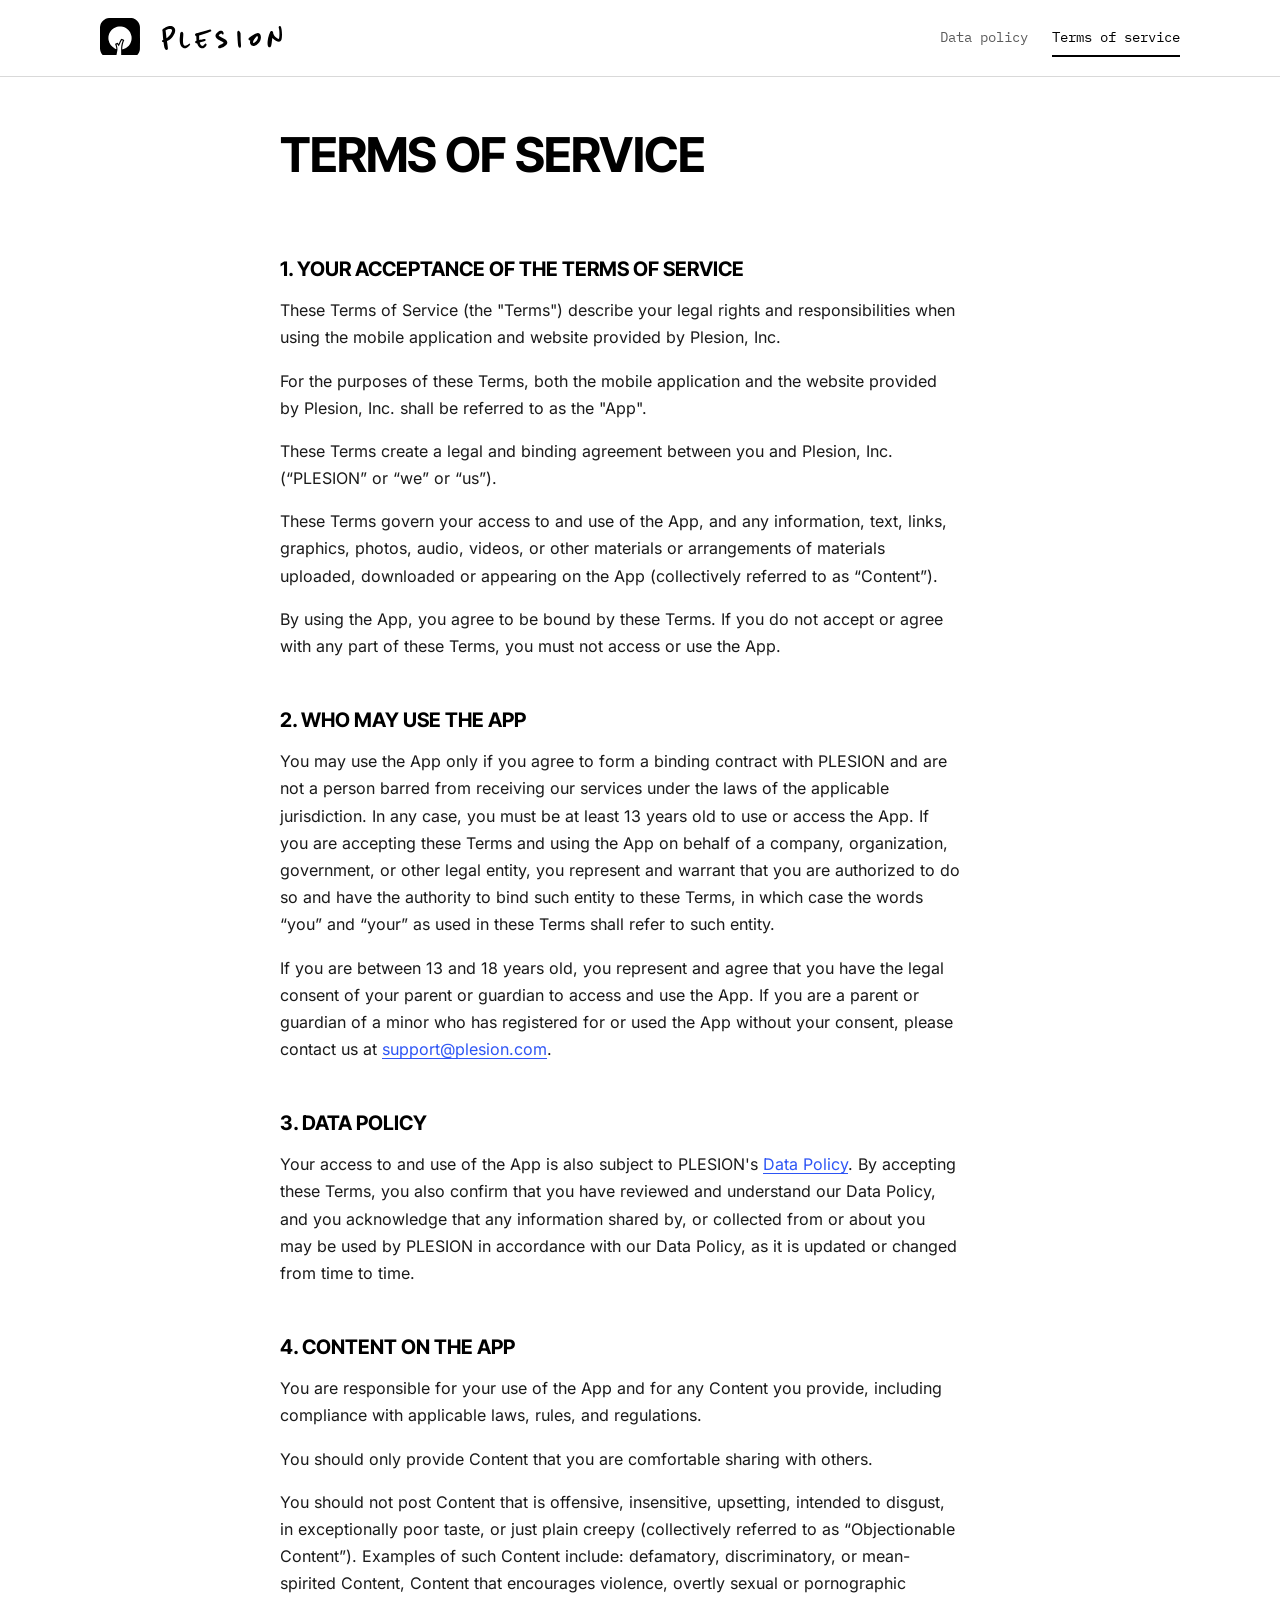
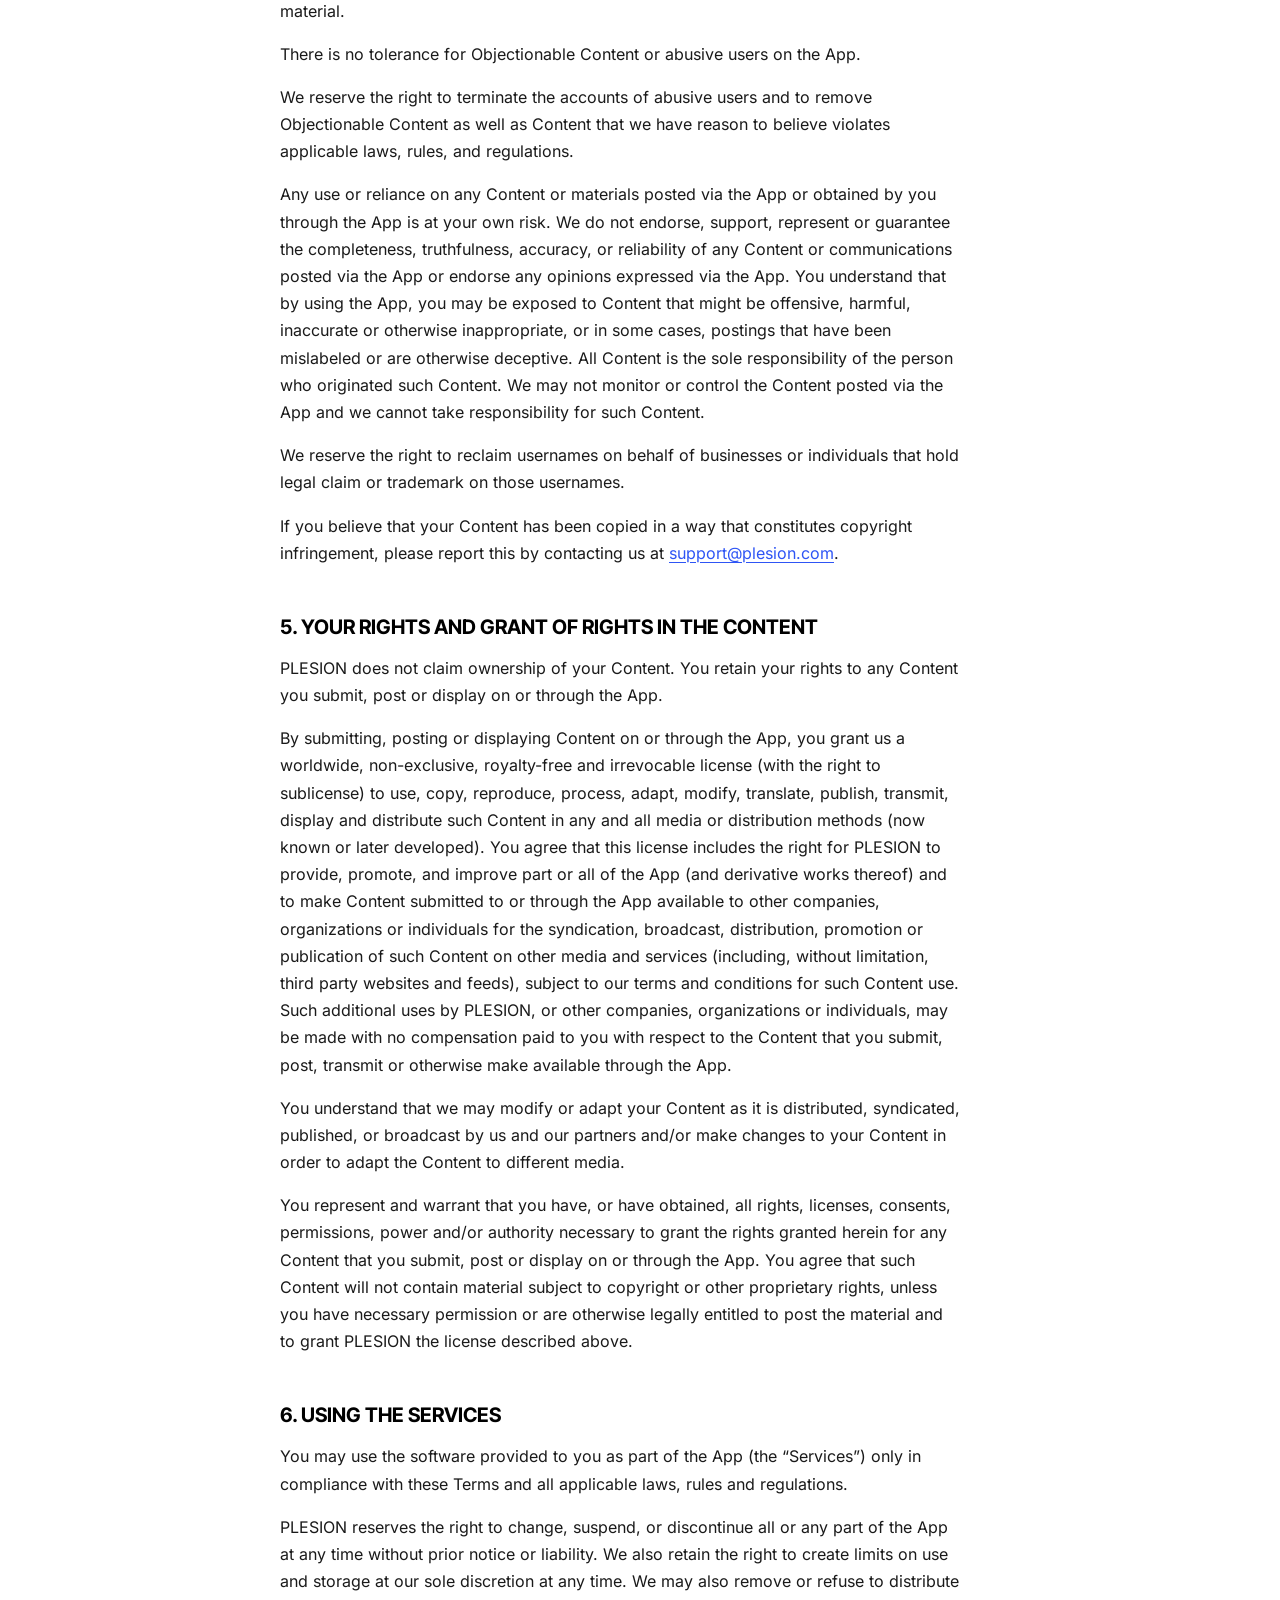
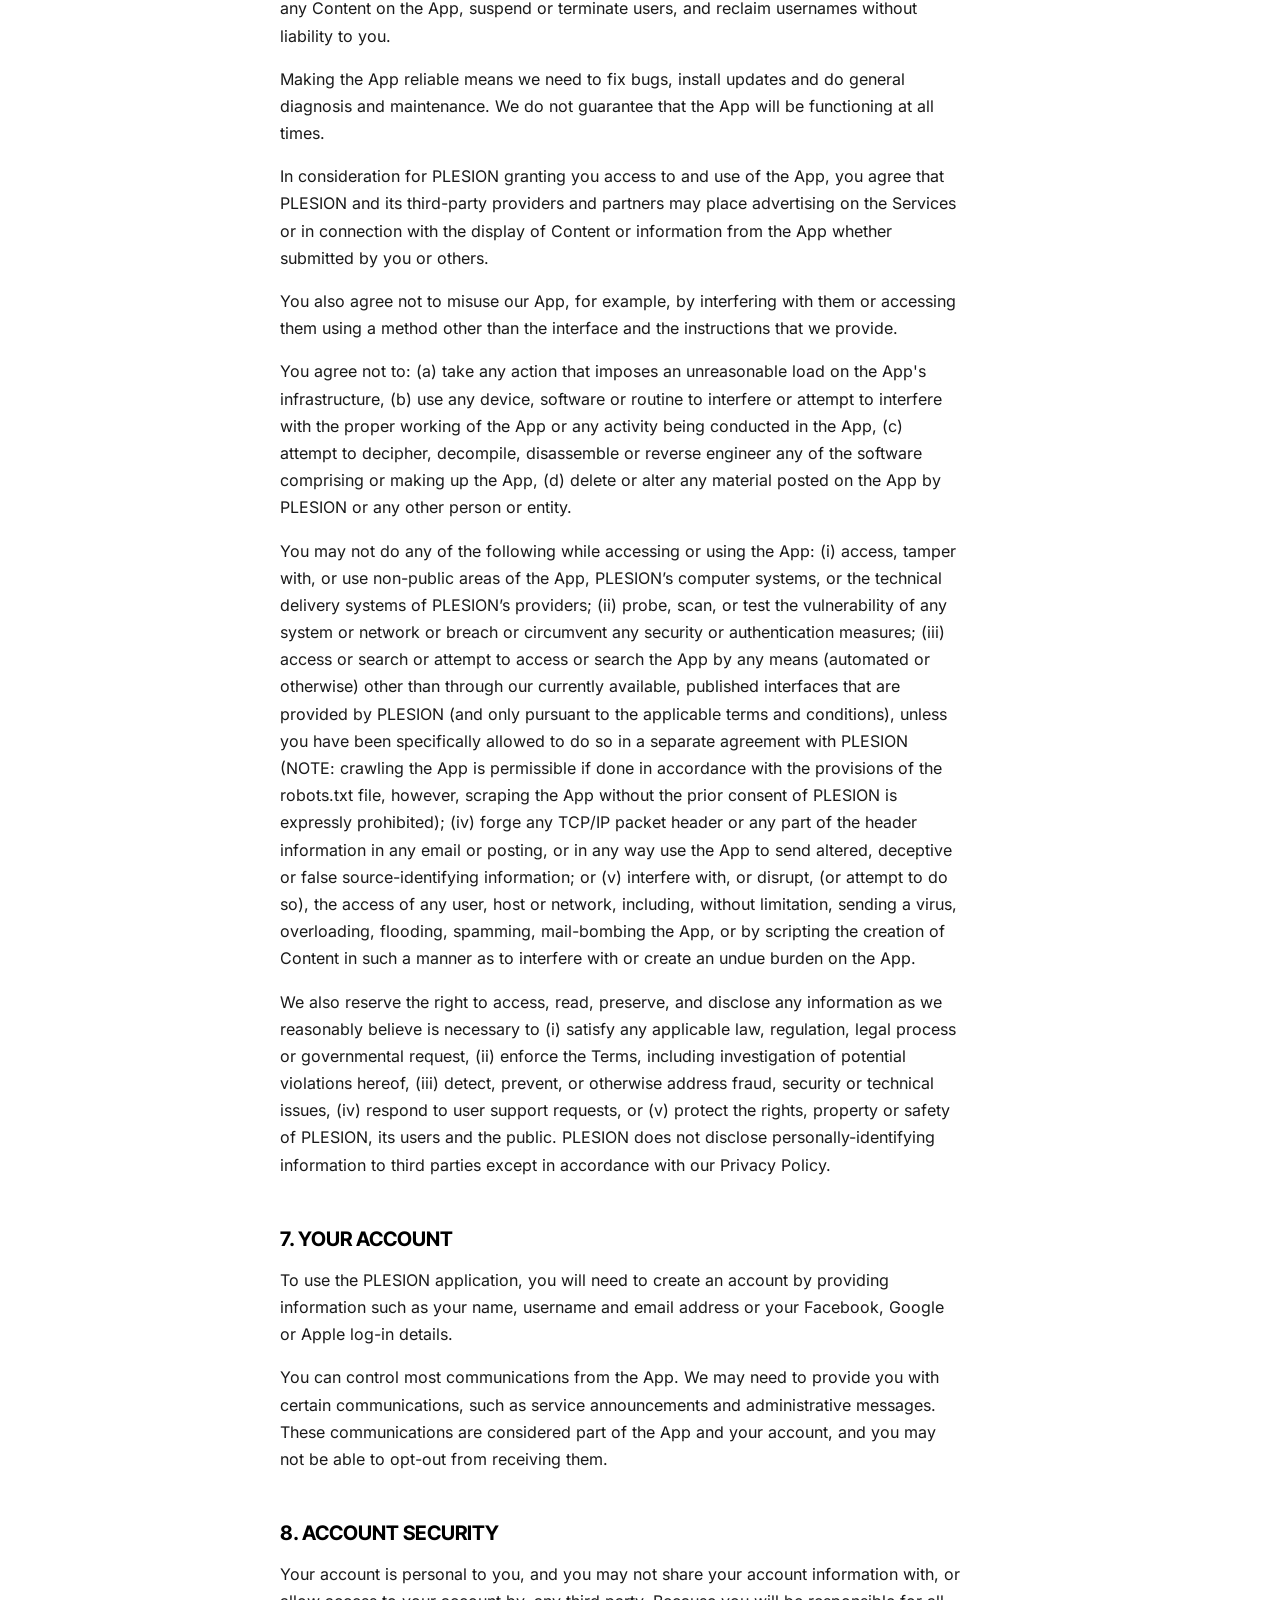
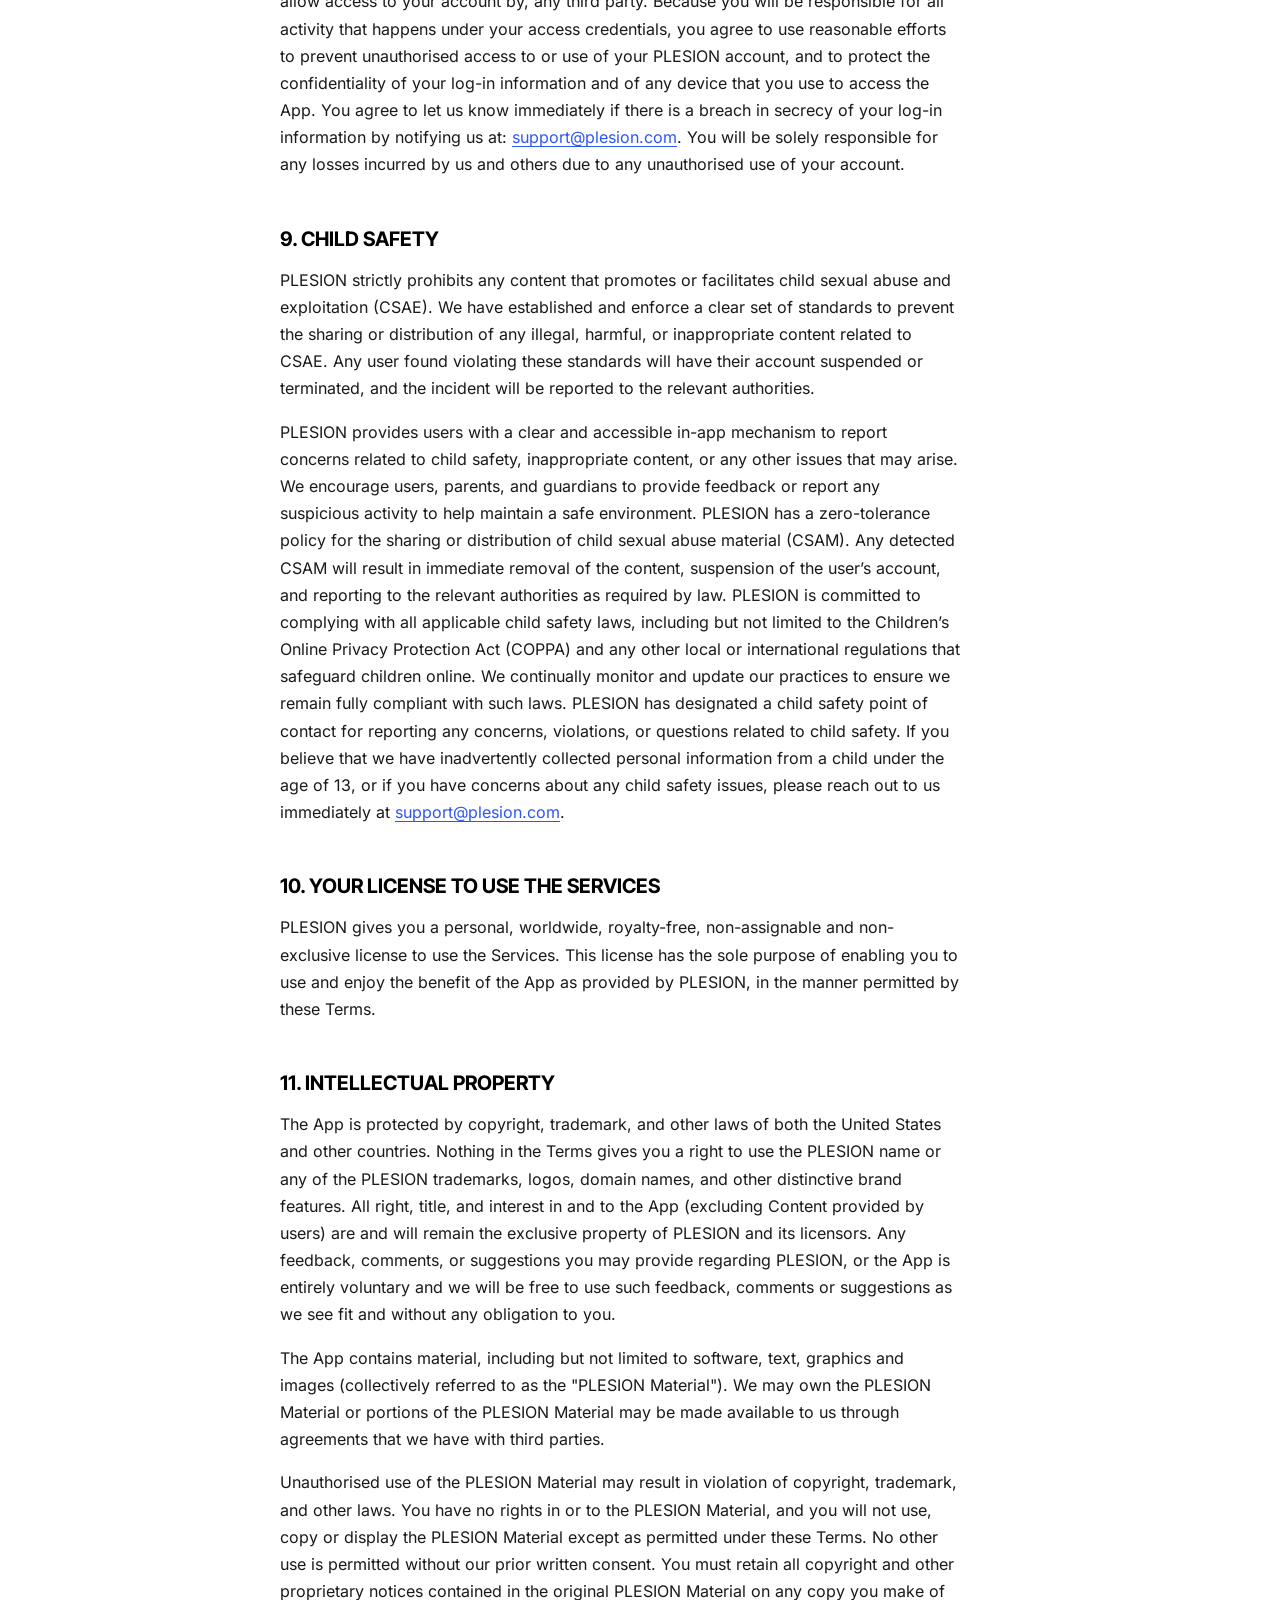
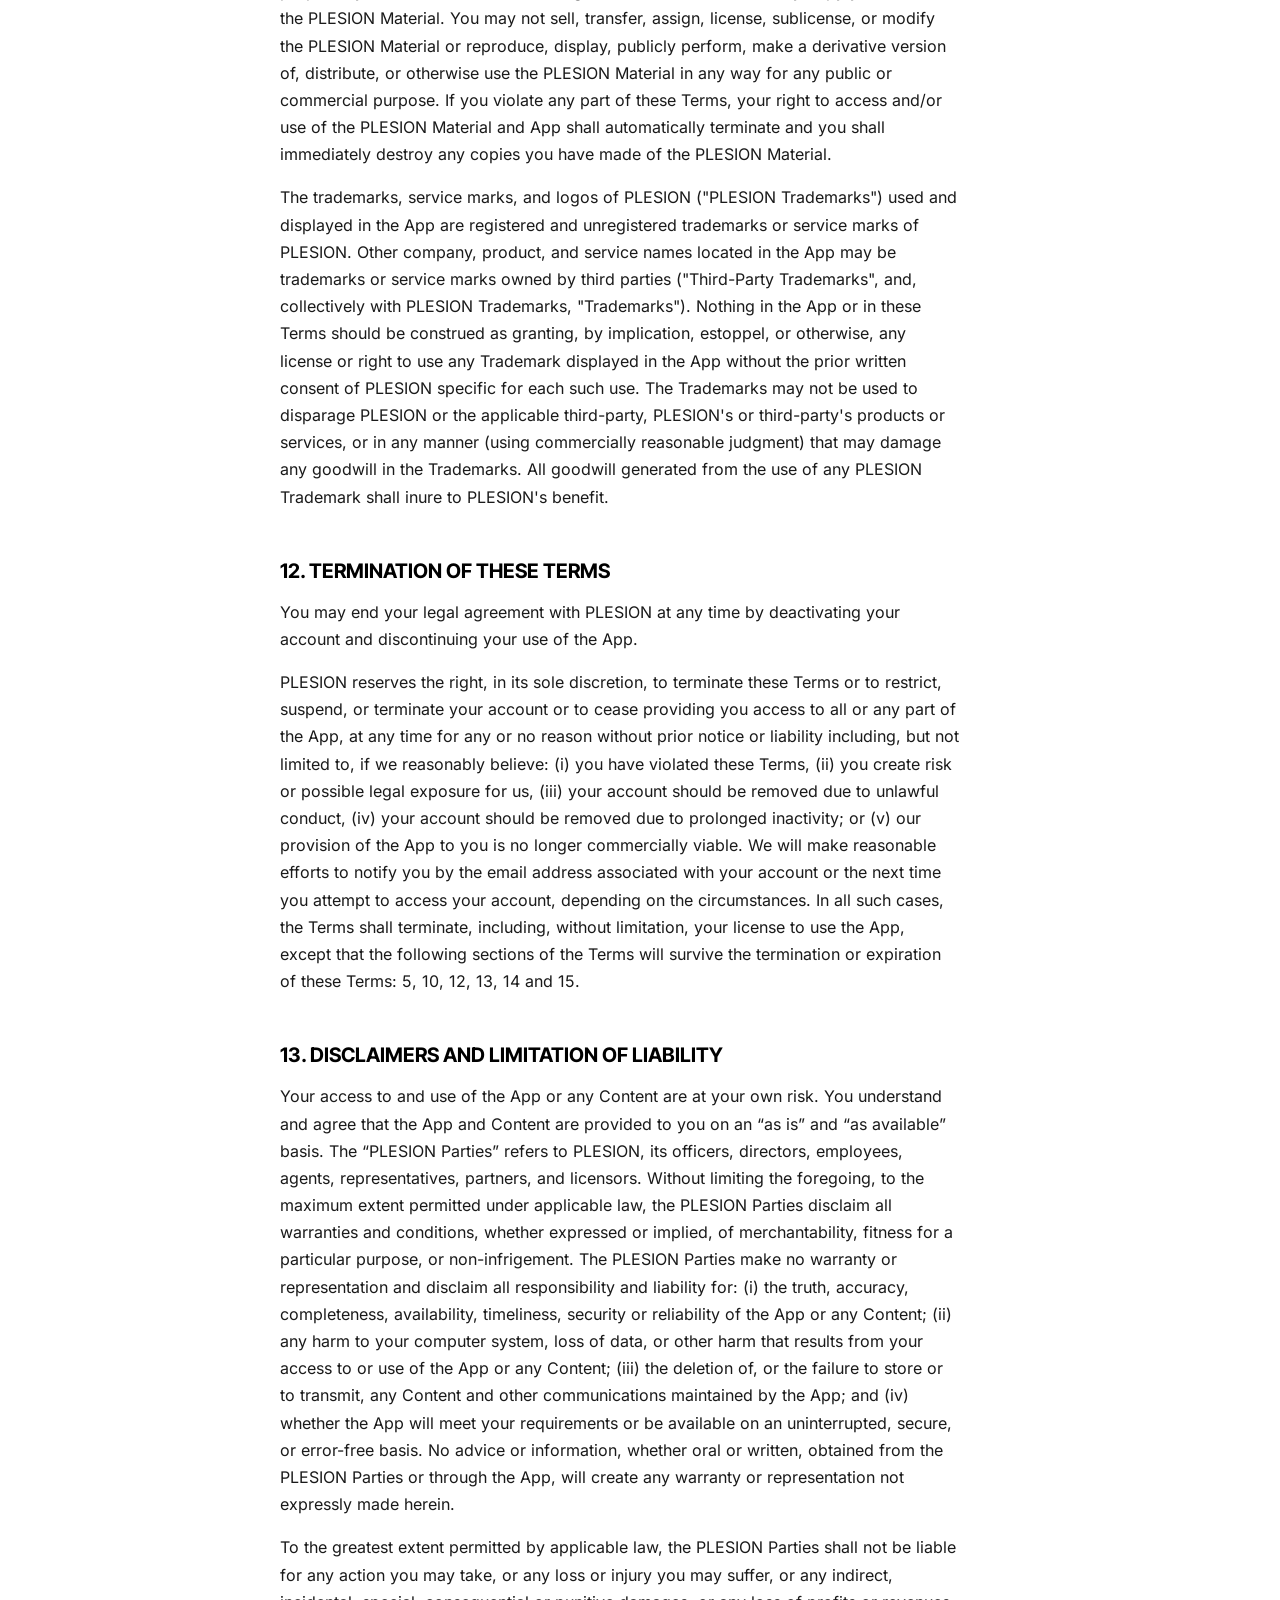
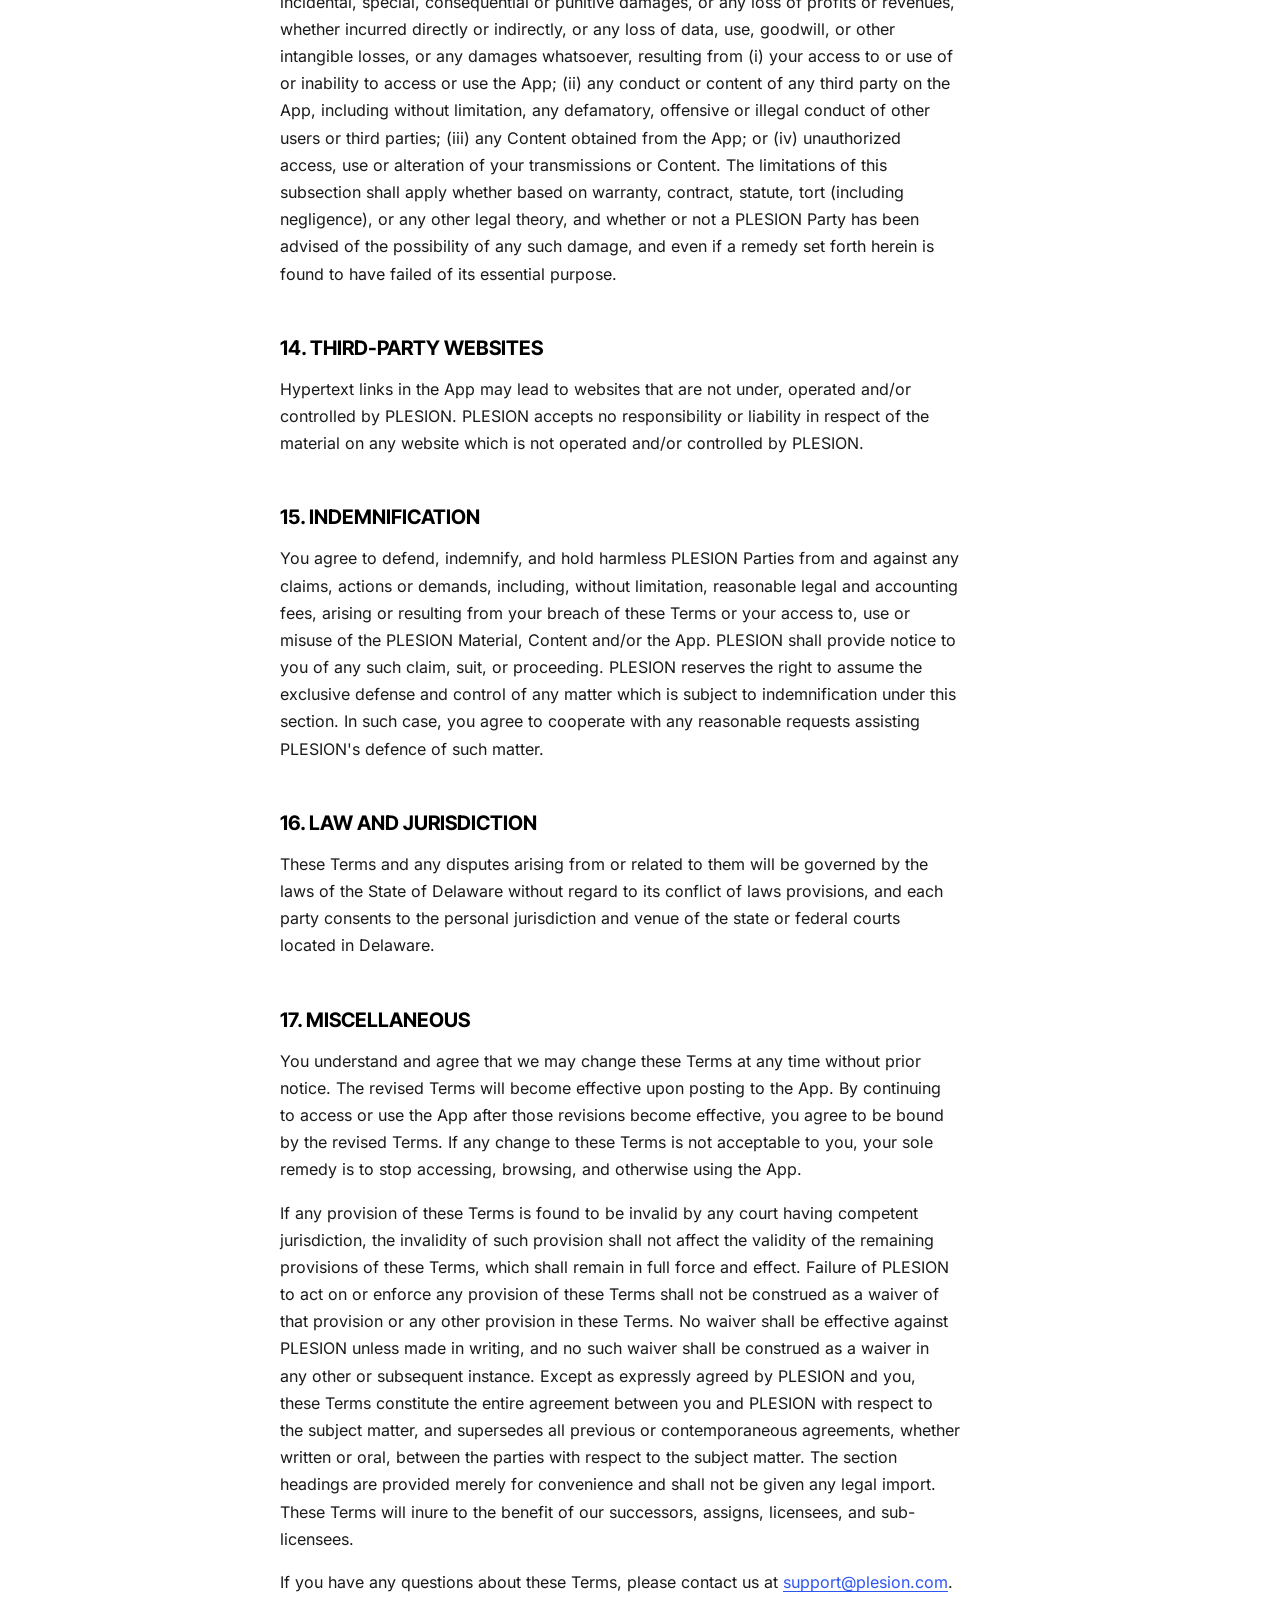
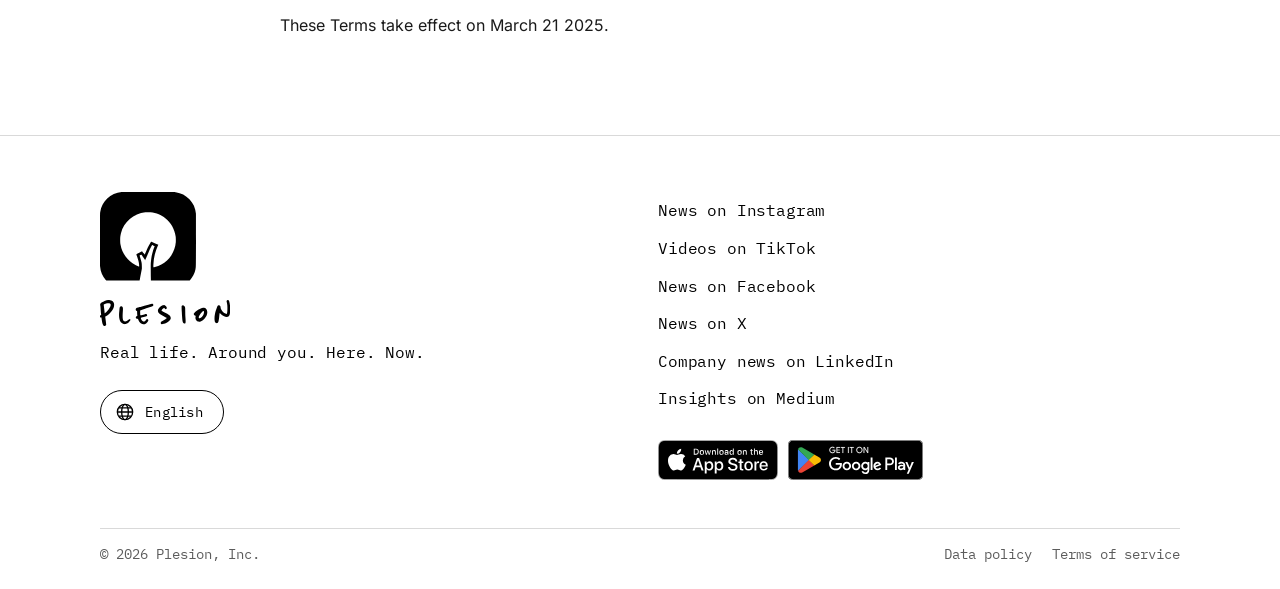
<file: terms-of-service.html>
<!doctype html>
<html lang="en">
<head>
  <meta charset="utf-8">
  <meta name="viewport" content="width=device-width, initial-scale=1">
  <meta name="theme-color" content="#ffffff">
  <title>Terms of Service | PLESION</title>
  <meta name="description" content="The terms for using PLESION.">
  <link rel="icon" href="/assets/favicon.ico" sizes="any">
  <link rel="icon" type="image/png" sizes="32x32" href="/assets/favicon-32.png">
  <link rel="apple-touch-icon" href="/assets/apple-touch-icon.png">
  <meta name="robots" content="noindex">
  <link rel="canonical" href="https://plesion.com/terms-of-service">
  <meta property="og:title" content="Terms of Service | PLESION">
  <meta property="og:description" content="The terms for using PLESION.">
  <meta property="og:type" content="website">
  <meta property="og:url" content="https://plesion.com/terms-of-service">
  <meta property="og:image" content="https://plesion.com/assets/og-image.jpg">
  <meta property="og:image:width" content="1200">
  <meta property="og:image:height" content="630">
  <meta property="og:image:alt" content="PLESION: See what's alive around you.">
  <meta property="og:site_name" content="PLESION">
  <meta name="twitter:card" content="summary_large_image">
  <link rel="preload" href="/assets/fonts/inter-tight-latin-700-normal.woff2" as="font" type="font/woff2" crossorigin>
  <link rel="preload" href="/assets/fonts/ibm-plex-mono-latin-400-normal.woff2" as="font" type="font/woff2" crossorigin>
  <link rel="stylesheet" href="/styles.css?v=20261006-1">
</head>
<body class="light">
  <a class="skip" href="#main">Skip to content</a>

  <header class="site-header">
    <div class="wrap">
      <a class="logo" href="/" aria-label="PLESION home"><img class="brand-icon" src="/assets/logo-app.svg" alt="" width="40" height="40"><span class="brand-word" aria-hidden="true"></span></a>
      <nav class="legal-tabs" aria-label="Legal documents"><a href="/data-policy">Data policy</a><a href="/terms-of-service" aria-current="page">Terms of service</a></nav>
    </div>
  </header>

  <main id="main" class="legal">
    <div class="wrap">
      <div class="legal-title">
        <h1>Terms of Service</h1>
      </div>
      <article>
        <h2>1. Your acceptance of the Terms of Service</h2>
        <p>These Terms of Service (the "Terms") describe your legal rights and responsibilities when using the mobile application and website provided by Plesion, Inc.</p>
        <p>For the purposes of these Terms, both the mobile application and the website provided by Plesion, Inc. shall be referred to as the "App".</p>
        <p>These Terms create a legal and binding agreement between you and Plesion, Inc. (“PLESION” or “we” or “us”).</p>
        <p>These Terms govern your access to and use of the App, and any information, text, links, graphics, photos, audio, videos, or other materials or arrangements of materials uploaded, downloaded or appearing on the App (collectively referred to as “Content”).</p>
        <p>By using the App, you agree to be bound by these Terms. If you do not accept or agree with any part of these Terms, you must not access or use the App.</p>
        <h2>2. Who may use the App</h2>
        <p>You may use the App only if you agree to form a binding contract with PLESION and are not a person barred from receiving our services under the laws of the applicable jurisdiction. In any case, you must be at least 13 years old to use or access the App. If you are accepting these Terms and using the App on behalf of a company, organization, government, or other legal entity, you represent and warrant that you are authorized to do so and have the authority to bind such entity to these Terms, in which case the words “you” and “your” as used in these Terms shall refer to such entity.</p>
        <p>If you are between 13 and 18 years old, you represent and agree that you have the legal consent of your parent or guardian to access and use the App. If you are a parent or guardian of a minor who has registered for or used the App without your consent, please contact us at <a href="mailto:support@plesion.com">support@plesion.com</a>.</p>
        <h2>3. Data Policy</h2>
        <p>Your access to and use of the App is also subject to PLESION's <a href="/data-policy">Data Policy</a>. By accepting these Terms, you also confirm that you have reviewed and understand our Data Policy, and you acknowledge that any information shared by, or collected from or about you may be used by PLESION in accordance with our Data Policy, as it is updated or changed from time to time.</p>
        <h2>4. Content on the App</h2>
        <p>You are responsible for your use of the App and for any Content you provide, including compliance with applicable laws, rules, and regulations.</p>
        <p>You should only provide Content that you are comfortable sharing with others.</p>
        <p>You should not post Content that is offensive, insensitive, upsetting, intended to disgust, in exceptionally poor taste, or just plain creepy (collectively referred to as “Objectionable Content”). Examples of such Content include: defamatory, discriminatory, or mean-spirited Content, Content that encourages violence, overtly sexual or pornographic material.</p>
        <p>There is no tolerance for Objectionable Content or abusive users on the App.</p>
        <p>We reserve the right to terminate the accounts of abusive users and to remove Objectionable Content as well as Content that we have reason to believe violates applicable laws, rules, and regulations.</p>
        <p>Any use or reliance on any Content or materials posted via the App or obtained by you through the App is at your own risk. We do not endorse, support, represent or guarantee the completeness, truthfulness, accuracy, or reliability of any Content or communications posted via the App or endorse any opinions expressed via the App. You understand that by using the App, you may be exposed to Content that might be offensive, harmful, inaccurate or otherwise inappropriate, or in some cases, postings that have been mislabeled or are otherwise deceptive. All Content is the sole responsibility of the person who originated such Content. We may not monitor or control the Content posted via the App and we cannot take responsibility for such Content.</p>
        <p>We reserve the right to reclaim usernames on behalf of businesses or individuals that hold legal claim or trademark on those usernames.</p>
        <p>If you believe that your Content has been copied in a way that constitutes copyright infringement, please report this by contacting us at <a href="mailto:support@plesion.com">support@plesion.com</a>.</p>
        <h2>5. Your rights and grant of rights in the Content</h2>
        <p>PLESION does not claim ownership of your Content. You retain your rights to any Content you submit, post or display on or through the App.</p>
        <p>By submitting, posting or displaying Content on or through the App, you grant us a worldwide, non-exclusive, royalty-free and irrevocable license (with the right to sublicense) to use, copy, reproduce, process, adapt, modify, translate, publish, transmit, display and distribute such Content in any and all media or distribution methods (now known or later developed). You agree that this license includes the right for PLESION to provide, promote, and improve part or all of the App (and derivative works thereof) and to make Content submitted to or through the App available to other companies, organizations or individuals for the syndication, broadcast, distribution, promotion or publication of such Content on other media and services (including, without limitation, third party websites and feeds), subject to our terms and conditions for such Content use. Such additional uses by PLESION, or other companies, organizations or individuals, may be made with no compensation paid to you with respect to the Content that you submit, post, transmit or otherwise make available through the App.</p>
        <p>You understand that we may modify or adapt your Content as it is distributed, syndicated, published, or broadcast by us and our partners and/or make changes to your Content in order to adapt the Content to different media.</p>
        <p>You represent and warrant that you have, or have obtained, all rights, licenses, consents, permissions, power and/or authority necessary to grant the rights granted herein for any Content that you submit, post or display on or through the App. You agree that such Content will not contain material subject to copyright or other proprietary rights, unless you have necessary permission or are otherwise legally entitled to post the material and to grant PLESION the license described above.</p>
        <h2>6. Using the Services</h2>
        <p>You may use the software provided to you as part of the App (the “Services”) only in compliance with these Terms and all applicable laws, rules and regulations.</p>
        <p>PLESION reserves the right to change, suspend, or discontinue all or any part of the App at any time without prior notice or liability. We also retain the right to create limits on use and storage at our sole discretion at any time. We may also remove or refuse to distribute any Content on the App, suspend or terminate users, and reclaim usernames without liability to you.</p>
        <p>Making the App reliable means we need to fix bugs, install updates and do general diagnosis and maintenance. We do not guarantee that the App will be functioning at all times.</p>
        <p>In consideration for PLESION granting you access to and use of the App, you agree that PLESION and its third-party providers and partners may place advertising on the Services or in connection with the display of Content or information from the App whether submitted by you or others.</p>
        <p>You also agree not to misuse our App, for example, by interfering with them or accessing them using a method other than the interface and the instructions that we provide.</p>
        <p>You agree not to: (a) take any action that imposes an unreasonable load on the App's infrastructure, (b) use any device, software or routine to interfere or attempt to interfere with the proper working of the App or any activity being conducted in the App, (c) attempt to decipher, decompile, disassemble or reverse engineer any of the software comprising or making up the App, (d) delete or alter any material posted on the App by PLESION or any other person or entity.</p>
        <p>You may not do any of the following while accessing or using the App: (i) access, tamper with, or use non-public areas of the App, PLESION’s computer systems, or the technical delivery systems of PLESION’s providers; (ii) probe, scan, or test the vulnerability of any system or network or breach or circumvent any security or authentication measures; (iii) access or search or attempt to access or search the App by any means (automated or otherwise) other than through our currently available, published interfaces that are provided by PLESION (and only pursuant to the applicable terms and conditions), unless you have been specifically allowed to do so in a separate agreement with PLESION (NOTE: crawling the App is permissible if done in accordance with the provisions of the robots.txt file, however, scraping the App without the prior consent of PLESION is expressly prohibited); (iv) forge any TCP/IP packet header or any part of the header information in any email or posting, or in any way use the App to send altered, deceptive or false source-identifying information; or (v) interfere with, or disrupt, (or attempt to do so), the access of any user, host or network, including, without limitation, sending a virus, overloading, flooding, spamming, mail-bombing the App, or by scripting the creation of Content in such a manner as to interfere with or create an undue burden on the App.</p>
        <p>We also reserve the right to access, read, preserve, and disclose any information as we reasonably believe is necessary to (i) satisfy any applicable law, regulation, legal process or governmental request, (ii) enforce the Terms, including investigation of potential violations hereof, (iii) detect, prevent, or otherwise address fraud, security or technical issues, (iv) respond to user support requests, or (v) protect the rights, property or safety of PLESION, its users and the public. PLESION does not disclose personally-identifying information to third parties except in accordance with our Privacy Policy.</p>
        <h2>7. Your account</h2>
        <p>To use the PLESION application, you will need to create an account by providing information such as your name, username and email address or your Facebook, Google or Apple log-in details.</p>
        <p>You can control most communications from the App. We may need to provide you with certain communications, such as service announcements and administrative messages. These communications are considered part of the App and your account, and you may not be able to opt-out from receiving them.</p>
        <h2>8. Account security</h2>
        <p>Your account is personal to you, and you may not share your account information with, or allow access to your account by, any third party. Because you will be responsible for all activity that happens under your access credentials, you agree to use reasonable efforts to prevent unauthorised access to or use of your PLESION account, and to protect the confidentiality of your log-in information and of any device that you use to access the App. You agree to let us know immediately if there is a breach in secrecy of your log-in information by notifying us at: <a href="mailto:support@plesion.com">support@plesion.com</a>. You will be solely responsible for any losses incurred by us and others due to any unauthorised use of your account.</p>
        <h2>9. Child safety</h2>
        <p>PLESION strictly prohibits any content that promotes or facilitates child sexual abuse and exploitation (CSAE). We have established and enforce a clear set of standards to prevent the sharing or distribution of any illegal, harmful, or inappropriate content related to CSAE. Any user found violating these standards will have their account suspended or terminated, and the incident will be reported to the relevant authorities.</p>
        <p>PLESION provides users with a clear and accessible in-app mechanism to report concerns related to child safety, inappropriate content, or any other issues that may arise. We encourage users, parents, and guardians to provide feedback or report any suspicious activity to help maintain a safe environment. PLESION has a zero-tolerance policy for the sharing or distribution of child sexual abuse material (CSAM). Any detected CSAM will result in immediate removal of the content, suspension of the user’s account, and reporting to the relevant authorities as required by law. PLESION is committed to complying with all applicable child safety laws, including but not limited to the Children’s Online Privacy Protection Act (COPPA) and any other local or international regulations that safeguard children online. We continually monitor and update our practices to ensure we remain fully compliant with such laws. PLESION has designated a child safety point of contact for reporting any concerns, violations, or questions related to child safety. If you believe that we have inadvertently collected personal information from a child under the age of 13, or if you have concerns about any child safety issues, please reach out to us immediately at <a href="mailto:support@plesion.com">support@plesion.com</a>.</p>
        <h2>10. Your license to use the Services</h2>
        <p>PLESION gives you a personal, worldwide, royalty-free, non-assignable and non-exclusive license to use the Services. This license has the sole purpose of enabling you to use and enjoy the benefit of the App as provided by PLESION, in the manner permitted by these Terms.</p>
        <h2>11. Intellectual property</h2>
        <p>The App is protected by copyright, trademark, and other laws of both the United States and other countries. Nothing in the Terms gives you a right to use the PLESION name or any of the PLESION trademarks, logos, domain names, and other distinctive brand features. All right, title, and interest in and to the App (excluding Content provided by users) are and will remain the exclusive property of PLESION and its licensors. Any feedback, comments, or suggestions you may provide regarding PLESION, or the App is entirely voluntary and we will be free to use such feedback, comments or suggestions as we see fit and without any obligation to you.</p>
        <p>The App contains material, including but not limited to software, text, graphics and images (collectively referred to as the "PLESION Material"). We may own the PLESION Material or portions of the PLESION Material may be made available to us through agreements that we have with third parties.</p>
        <p>Unauthorised use of the PLESION Material may result in violation of copyright, trademark, and other laws. You have no rights in or to the PLESION Material, and you will not use, copy or display the PLESION Material except as permitted under these Terms. No other use is permitted without our prior written consent. You must retain all copyright and other proprietary notices contained in the original PLESION Material on any copy you make of the PLESION Material. You may not sell, transfer, assign, license, sublicense, or modify the PLESION Material or reproduce, display, publicly perform, make a derivative version of, distribute, or otherwise use the PLESION Material in any way for any public or commercial purpose. If you violate any part of these Terms, your right to access and/or use of the PLESION Material and App shall automatically terminate and you shall immediately destroy any copies you have made of the PLESION Material.</p>
        <p>The trademarks, service marks, and logos of PLESION ("PLESION Trademarks") used and displayed in the App are registered and unregistered trademarks or service marks of PLESION. Other company, product, and service names located in the App may be trademarks or service marks owned by third parties ("Third-Party Trademarks", and, collectively with PLESION Trademarks, "Trademarks"). Nothing in the App or in these Terms should be construed as granting, by implication, estoppel, or otherwise, any license or right to use any Trademark displayed in the App without the prior written consent of PLESION specific for each such use. The Trademarks may not be used to disparage PLESION or the applicable third-party, PLESION's or third-party's products or services, or in any manner (using commercially reasonable judgment) that may damage any goodwill in the Trademarks. All goodwill generated from the use of any PLESION Trademark shall inure to PLESION's benefit.</p>
        <h2>12. Termination of these Terms</h2>
        <p>You may end your legal agreement with PLESION at any time by deactivating your account and discontinuing your use of the App.</p>
        <p>PLESION reserves the right, in its sole discretion, to terminate these Terms or to restrict, suspend, or terminate your account or to cease providing you access to all or any part of the App, at any time for any or no reason without prior notice or liability including, but not limited to, if we reasonably believe: (i) you have violated these Terms, (ii) you create risk or possible legal exposure for us, (iii) your account should be removed due to unlawful conduct, (iv) your account should be removed due to prolonged inactivity; or (v) our provision of the App to you is no longer commercially viable. We will make reasonable efforts to notify you by the email address associated with your account or the next time you attempt to access your account, depending on the circumstances. In all such cases, the Terms shall terminate, including, without limitation, your license to use the App, except that the following sections of the Terms will survive the termination or expiration of these Terms: 5, 10, 12, 13, 14 and 15.</p>
        <h2>13. Disclaimers and limitation of liability</h2>
        <p>Your access to and use of the App or any Content are at your own risk. You understand and agree that the App and Content are provided to you on an “as is” and “as available” basis. The “PLESION Parties” refers to PLESION, its officers, directors, employees, agents, representatives, partners, and licensors. Without limiting the foregoing, to the maximum extent permitted under applicable law, the PLESION Parties disclaim all warranties and conditions, whether expressed or implied, of merchantability, fitness for a particular purpose, or non-infrigement. The PLESION Parties make no warranty or representation and disclaim all responsibility and liability for: (i) the truth, accuracy, completeness, availability, timeliness, security or reliability of the App or any Content; (ii) any harm to your computer system, loss of data, or other harm that results from your access to or use of the App or any Content; (iii) the deletion of, or the failure to store or to transmit, any Content and other communications maintained by the App; and (iv) whether the App will meet your requirements or be available on an uninterrupted, secure, or error-free basis. No advice or information, whether oral or written, obtained from the PLESION Parties or through the App, will create any warranty or representation not expressly made herein.</p>
        <p>To the greatest extent permitted by applicable law, the PLESION Parties shall not be liable for any action you may take, or any loss or injury you may suffer, or any indirect, incidental, special, consequential or punitive damages, or any loss of profits or revenues, whether incurred directly or indirectly, or any loss of data, use, goodwill, or other intangible losses, or any damages whatsoever, resulting from (i) your access to or use of or inability to access or use the App; (ii) any conduct or content of any third party on the App, including without limitation, any defamatory, offensive or illegal conduct of other users or third parties; (iii) any Content obtained from the App; or (iv) unauthorized access, use or alteration of your transmissions or Content. The limitations of this subsection shall apply whether based on warranty, contract, statute, tort (including negligence), or any other legal theory, and whether or not a PLESION Party has been advised of the possibility of any such damage, and even if a remedy set forth herein is found to have failed of its essential purpose.</p>
        <h2>14. Third-party websites</h2>
        <p>Hypertext links in the App may lead to websites that are not under, operated and/or controlled by PLESION. PLESION accepts no responsibility or liability in respect of the material on any website which is not operated and/or controlled by PLESION.</p>
        <h2>15. Indemnification</h2>
        <p>You agree to defend, indemnify, and hold harmless PLESION Parties from and against any claims, actions or demands, including, without limitation, reasonable legal and accounting fees, arising or resulting from your breach of these Terms or your access to, use or misuse of the PLESION Material, Content and/or the App. PLESION shall provide notice to you of any such claim, suit, or proceeding. PLESION reserves the right to assume the exclusive defense and control of any matter which is subject to indemnification under this section. In such case, you agree to cooperate with any reasonable requests assisting PLESION's defence of such matter.</p>
        <h2>16. Law and jurisdiction</h2>
        <p>These Terms and any disputes arising from or related to them will be governed by the laws of the State of Delaware without regard to its conflict of laws provisions, and each party consents to the personal jurisdiction and venue of the state or federal courts located in Delaware.</p>
        <h2>17. Miscellaneous</h2>
        <p>You understand and agree that we may change these Terms at any time without prior notice. The revised Terms will become effective upon posting to the App. By continuing to access or use the App after those revisions become effective, you agree to be bound by the revised Terms. If any change to these Terms is not acceptable to you, your sole remedy is to stop accessing, browsing, and otherwise using the App.</p>
        <p>If any provision of these Terms is found to be invalid by any court having competent jurisdiction, the invalidity of such provision shall not affect the validity of the remaining provisions of these Terms, which shall remain in full force and effect. Failure of PLESION to act on or enforce any provision of these Terms shall not be construed as a waiver of that provision or any other provision in these Terms. No waiver shall be effective against PLESION unless made in writing, and no such waiver shall be construed as a waiver in any other or subsequent instance. Except as expressly agreed by PLESION and you, these Terms constitute the entire agreement between you and PLESION with respect to the subject matter, and supersedes all previous or contemporaneous agreements, whether written or oral, between the parties with respect to the subject matter. The section headings are provided merely for convenience and shall not be given any legal import. These Terms will inure to the benefit of our successors, assigns, licensees, and sub-licensees.</p>
        <p>If you have any questions about these Terms, please contact us at <a href="mailto:support@plesion.com">support@plesion.com</a>.</p>
        <p>These Terms take effect on March 21 2025.</p>
      </article>
    </div>
  </main>

  <footer class="site-footer">
    <div class="wrap">
      <div class="footer-grid">
        <div class="footer-brand">
          <a class="footer-logo" href="/" aria-label="PLESION home">
            <img class="footer-icon" src="/assets/logo-app.svg" alt="" width="96" height="96">
            <span class="brand-word footer-word" aria-hidden="true"></span>
          </a>
          <p class="footer-tag"><span>Real life. Around you.</span> <span>Here. Now.</span></p>
          <!-- lang:switch --><div class="lang"><button class="lang-btn" type="button" aria-expanded="false" aria-controls="lang-panel" aria-label="Language: English"><svg class="lang-globe" viewBox="0 0 24 24" aria-hidden="true" focusable="false"><g fill="none" stroke="currentColor" stroke-width="1.6"><circle cx="12" cy="12" r="9.2"/><ellipse cx="12" cy="12" rx="4" ry="9.2"/><path d="M3 12h18M4.6 7h14.8M4.6 17h14.8"/></g></svg><span>English</span></button><div class="lang-panel" id="lang-panel" role="dialog" aria-label="Choose a language" tabindex="-1" hidden><div class="lang-head"><p>Choose a language</p><button class="lang-close" type="button" aria-label="Close">×</button></div><ul><li><a href="/terms-of-service" lang="en" hreflang="en" data-lang="en" aria-current="true">English<svg class="lang-check" viewBox="0 0 24 24" aria-hidden="true" focusable="false"><path d="M5 12.5l4.2 4.2L19 7" fill="none" stroke="currentColor" stroke-width="2"/></svg></a></li><li><a href="/fr/terms-of-service" lang="fr" hreflang="fr" data-lang="fr">Français</a></li><li><a href="/it/terms-of-service" lang="it" hreflang="it" data-lang="it">Italiano</a></li></ul></div><div class="lang-veil" hidden></div></div><!-- /lang:switch -->
        </div>
        <nav class="footer-social" aria-label="PLESION on social media and app stores">
          <ul>
            <li><a href="https://www.instagram.com/plesionapp/" target="_blank" rel="noopener">News on Instagram</a></li>
            <li><a href="https://www.tiktok.com/@plesionapp" target="_blank" rel="noopener">Videos on TikTok</a></li>
            <li><a href="https://www.facebook.com/plesionapp" target="_blank" rel="noopener">News on Facebook</a></li>
            <li><a href="https://x.com/PlesionApp" target="_blank" rel="noopener">News on X</a></li>
            <li><a href="https://www.linkedin.com/company/plesion" target="_blank" rel="noopener">Company news on LinkedIn</a></li>
            <li><a href="https://plesion.medium.com/" target="_blank" rel="noopener">Insights on Medium</a></li>
          </ul>
          <div class="foot-dl">
            <a class="badge" href="https://apps.apple.com/app/apple-store/id1502237943?pt=123825760&amp;ct=website-footer&amp;mt=8"><img src="/assets/badge-app-store.svg" alt="Download on the App Store" width="120" height="40"></a>
            <a class="badge" href="https://play.google.com/store/apps/details?id=com.vantino.plesion&amp;referrer=utm_source%3Dwebsite-footer%26utm_medium%3Dwebsite%26utm_campaign%3Dbadge"><img src="/assets/badge-google-play.svg" alt="Get it on Google Play" width="135" height="40"></a>
          </div>
        </nav>
      </div>
      <div class="footer-base">
        <p class="copyright">© 2026 Plesion, Inc.</p>
        <nav aria-label="Legal">
          <ul class="footer-legal">
            <li><a href="/data-policy">Data policy</a></li>
            <li><a href="/terms-of-service">Terms of service</a></li>
          </ul>
        </nav>
      </div>
    </div>
  </footer>
  <script src="/assets/lang.js?v=20261005-1" defer></script>
  <!-- Cloudflare Web Analytics --><script defer src='https://static.cloudflareinsights.com/beacon.min.js' data-cf-beacon='{"token": "6d3f76ef62d545f2af6ae02d0a30a107"}'></script><!-- End Cloudflare Web Analytics -->
</body>
</html>
</file>
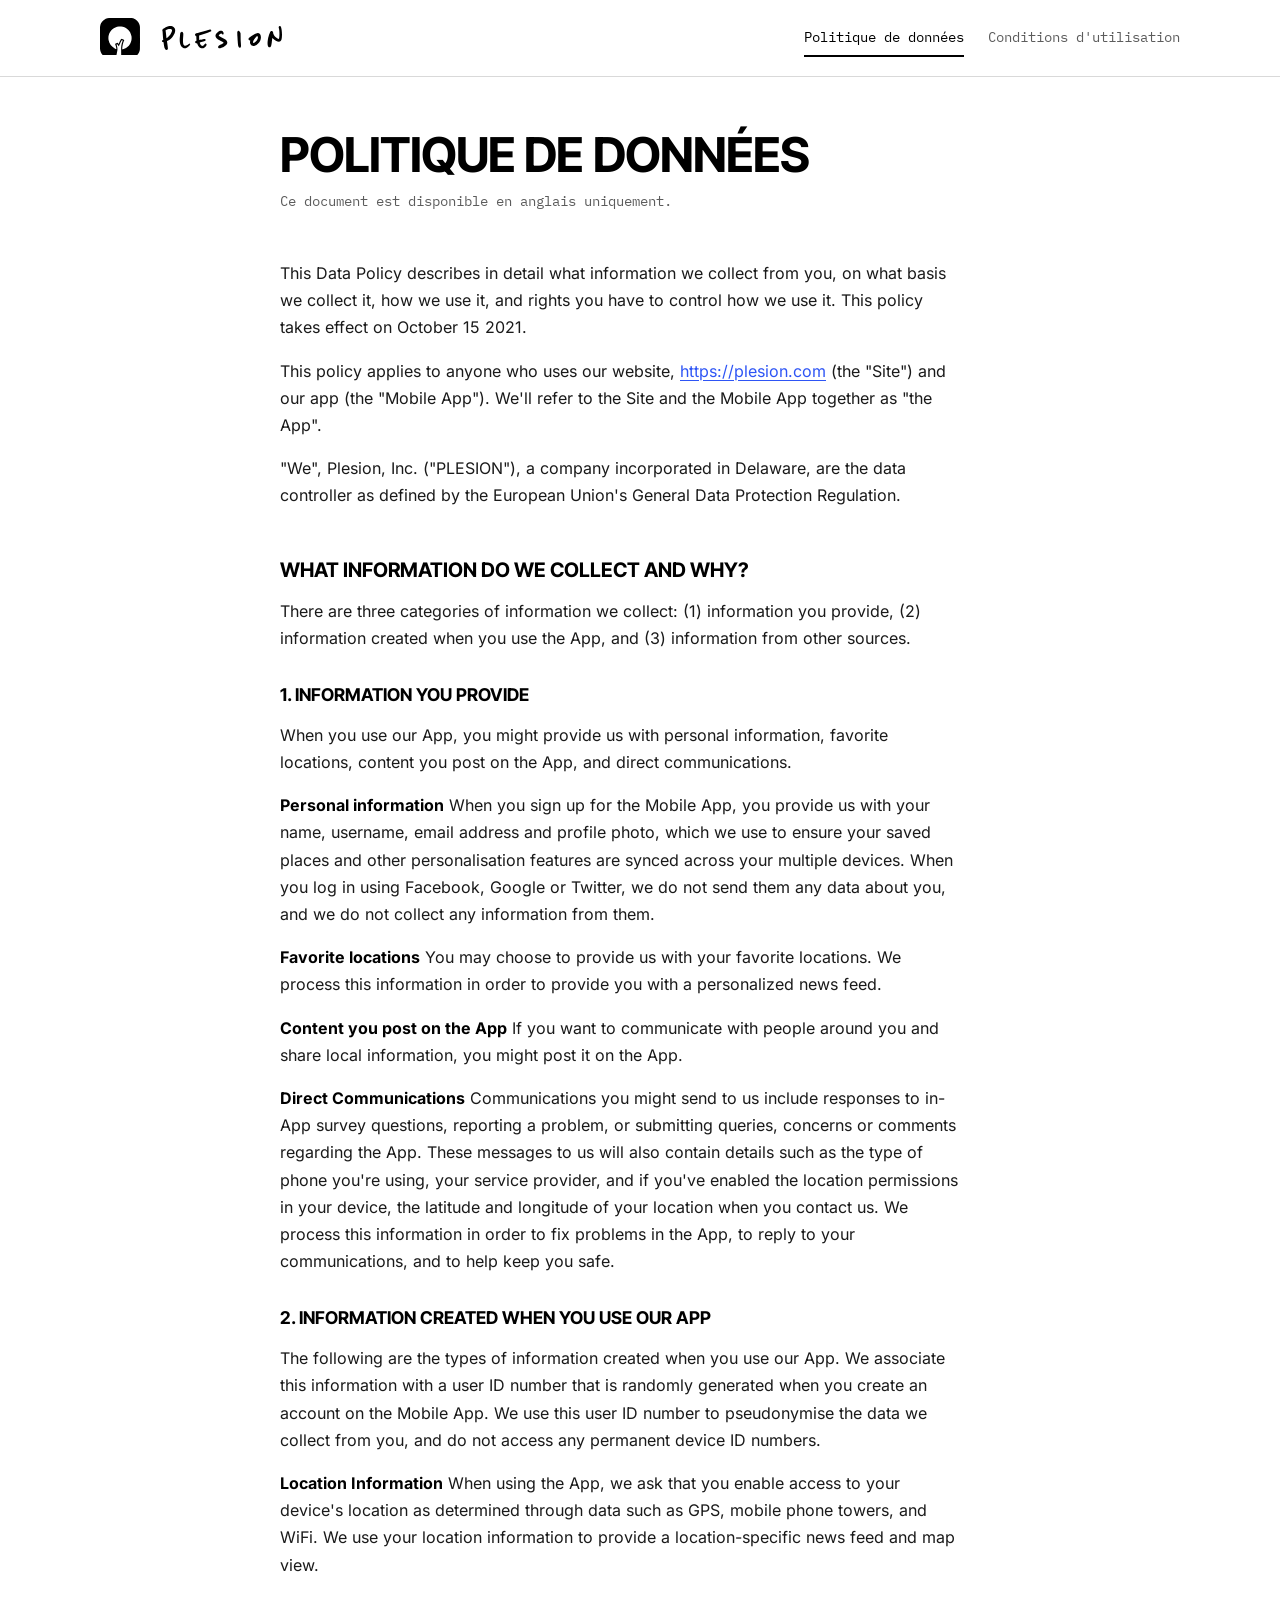
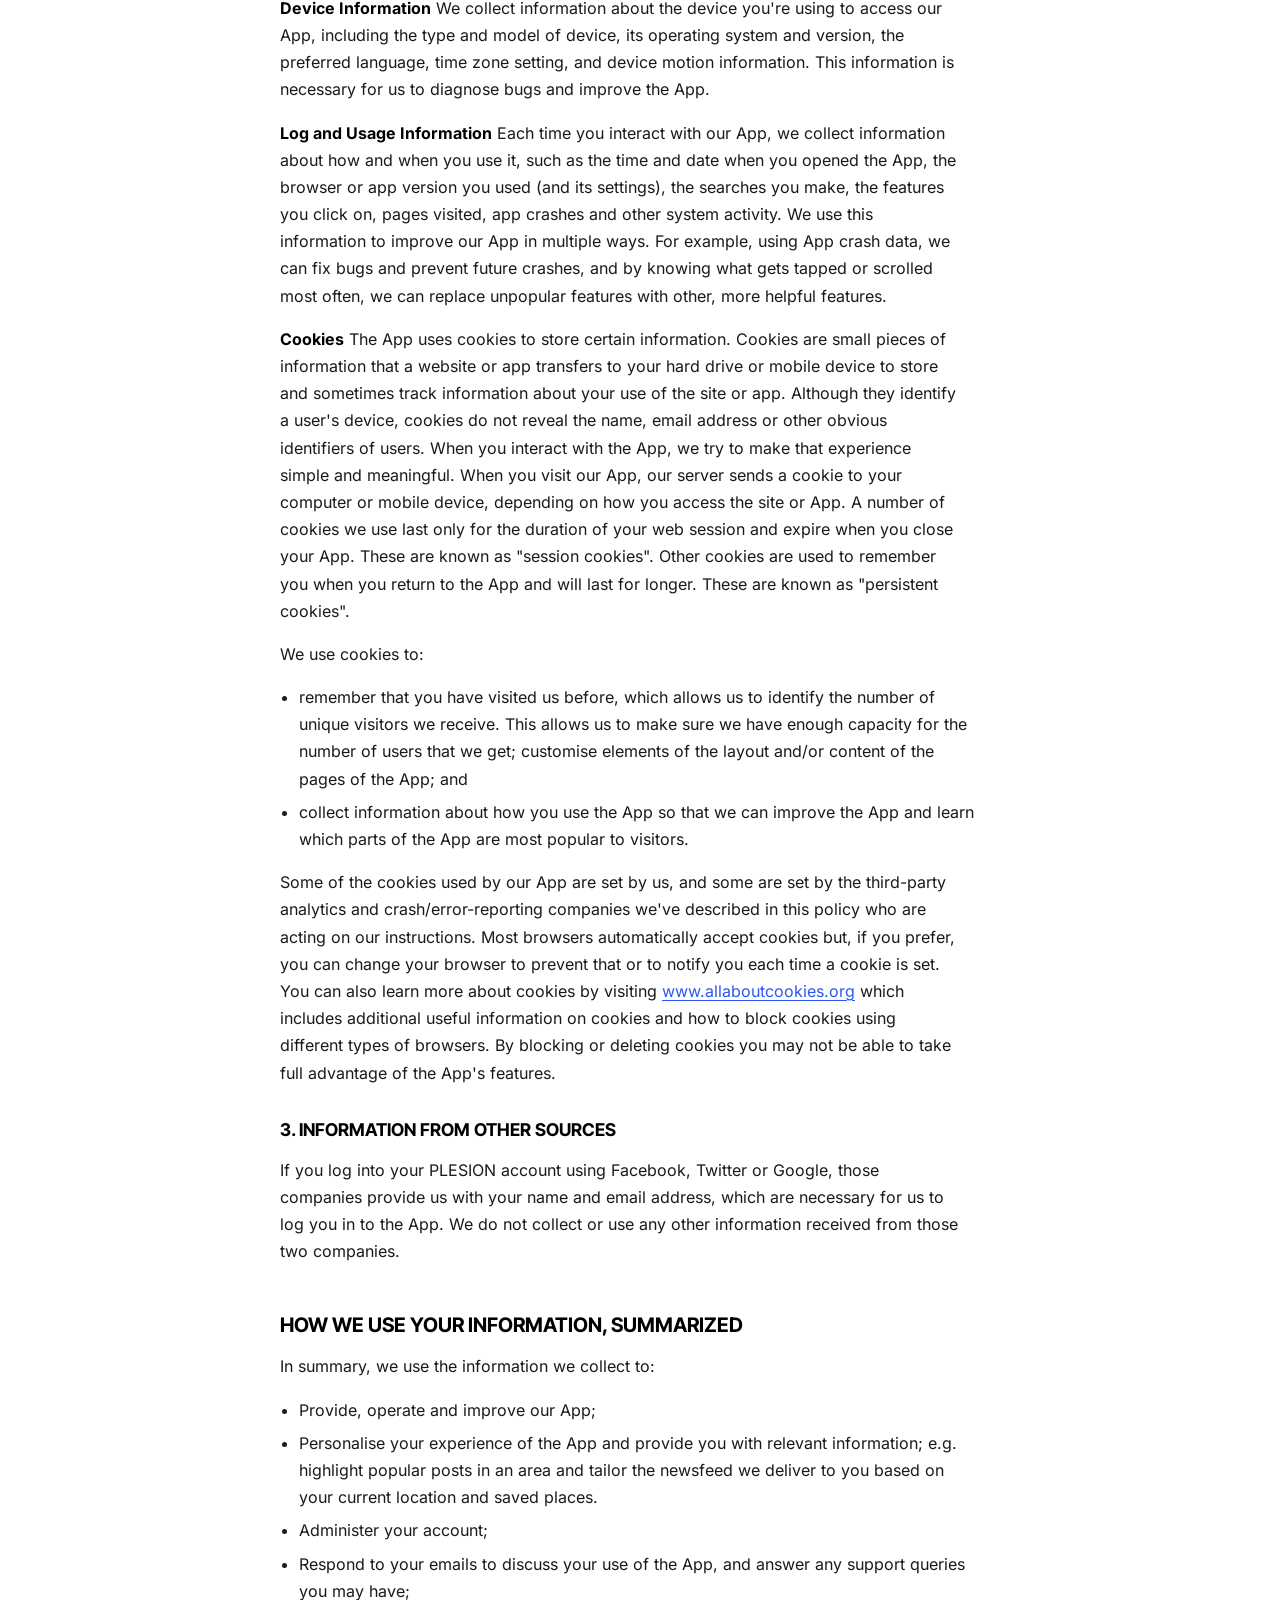
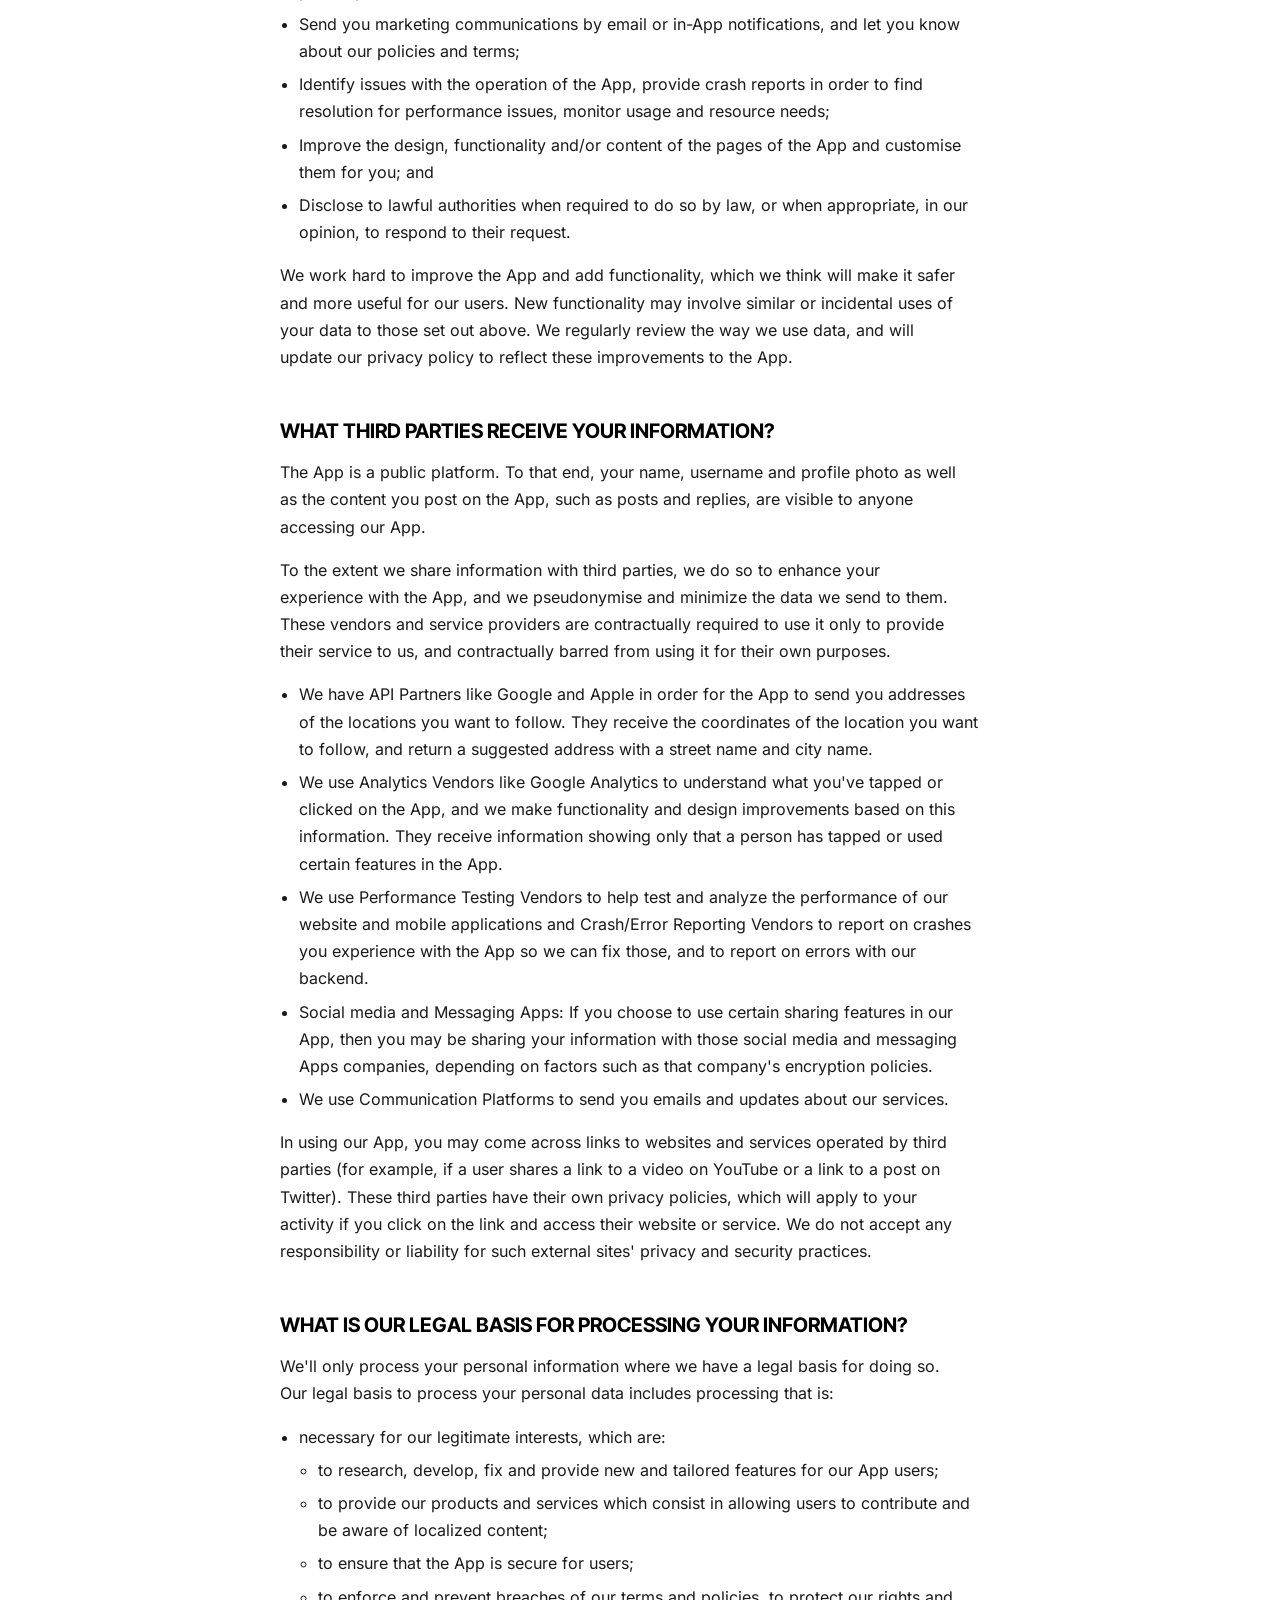
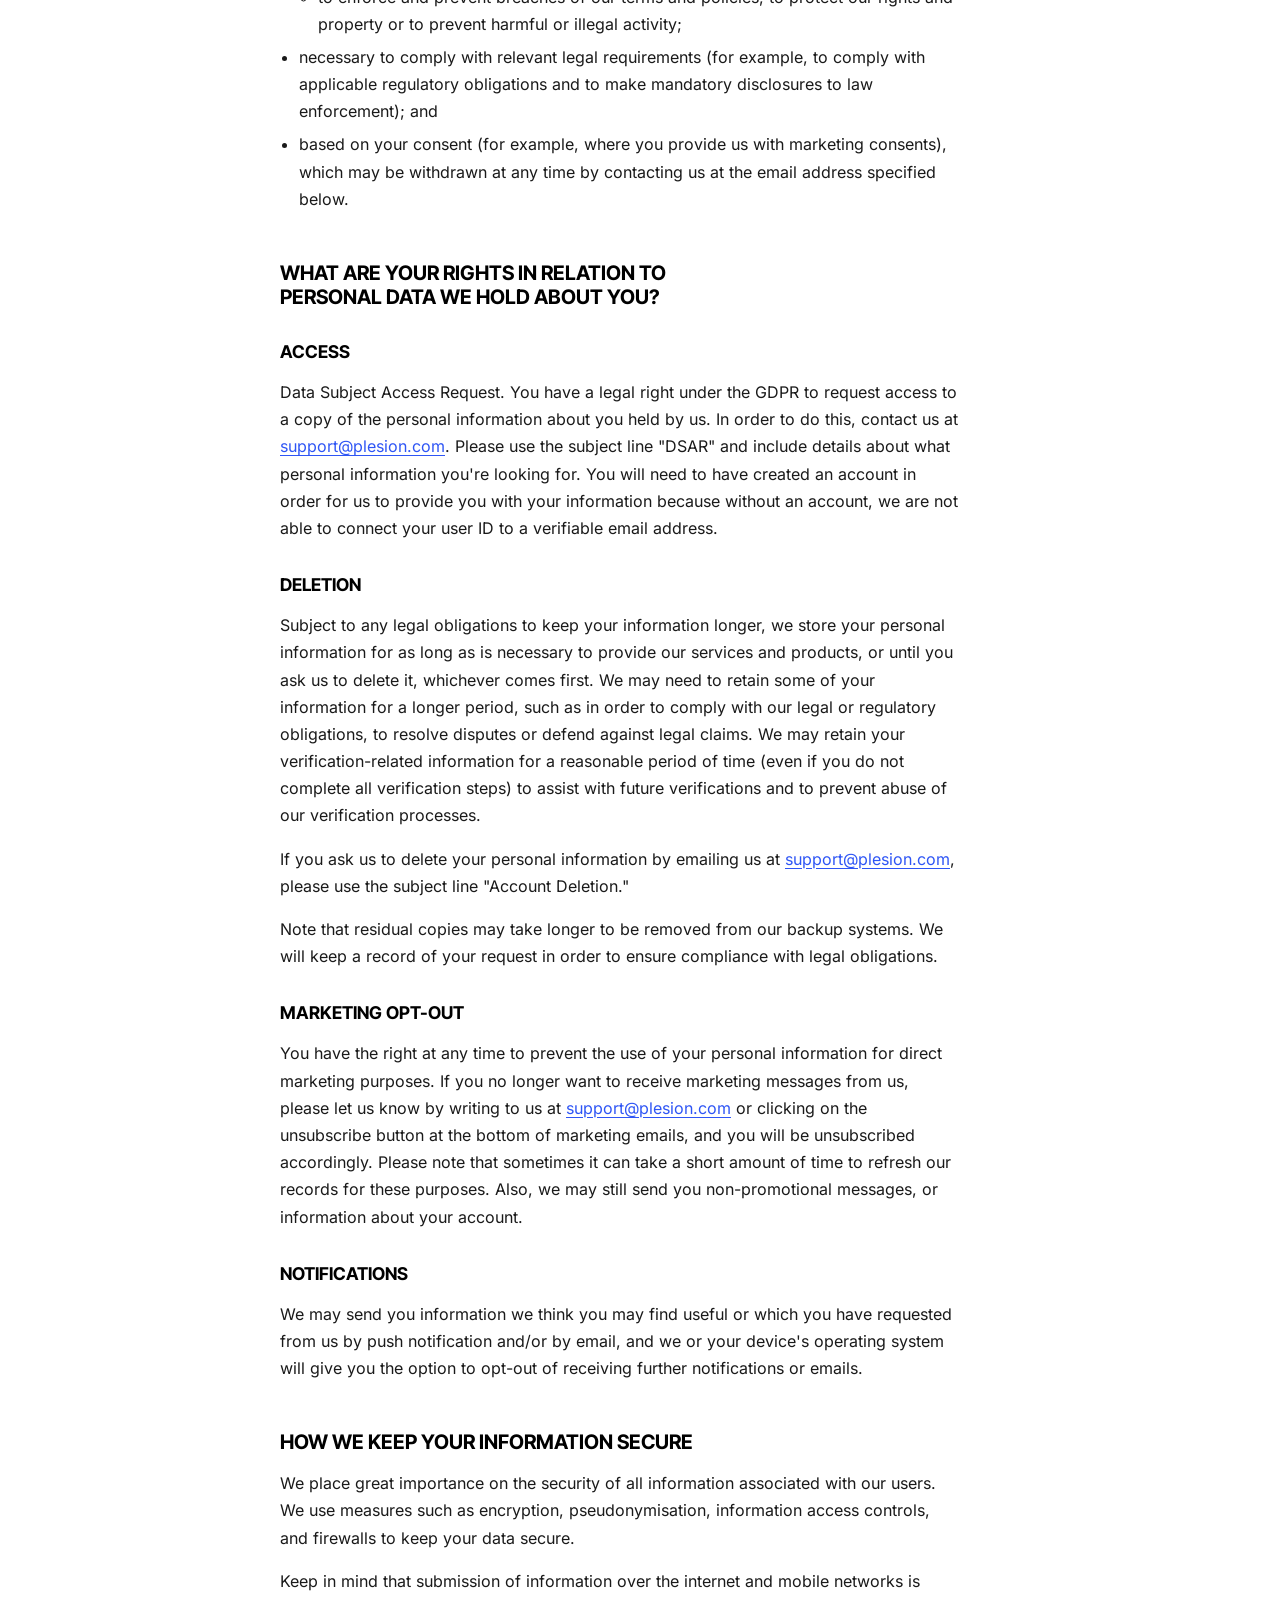
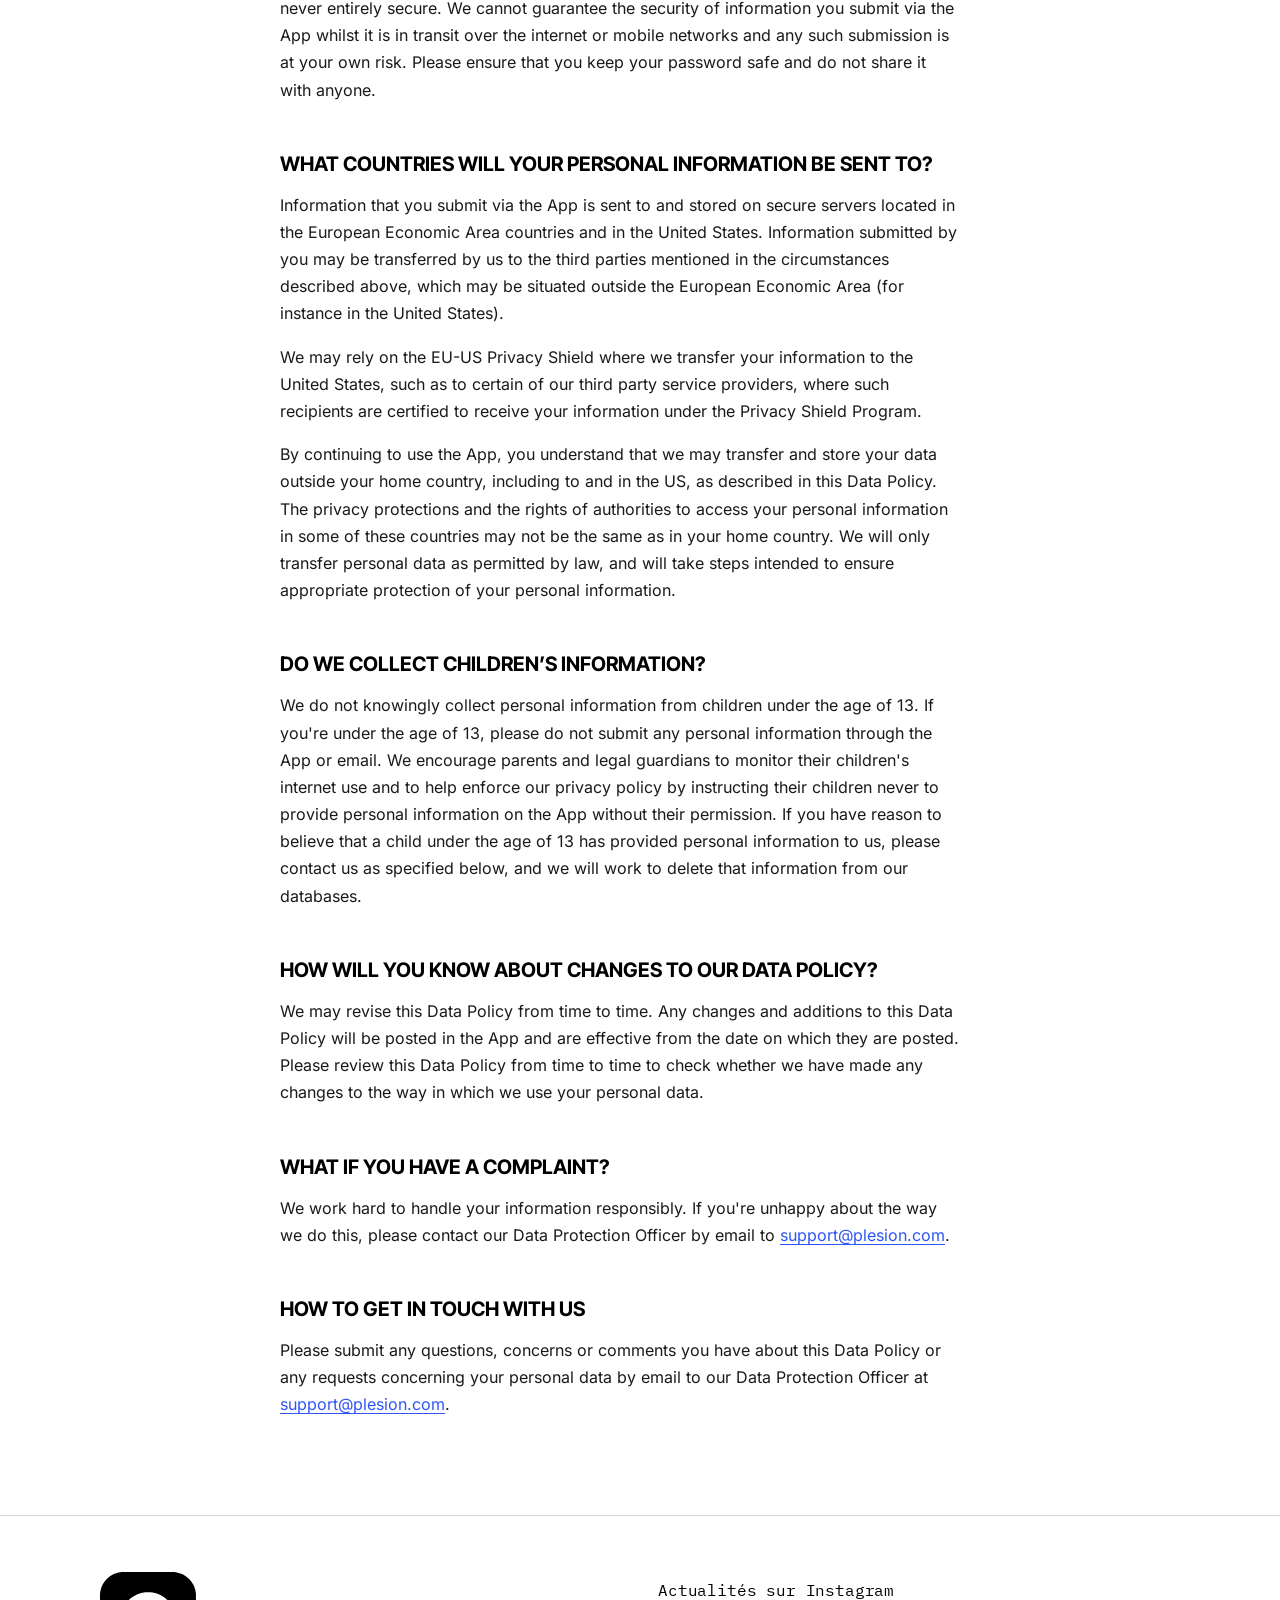
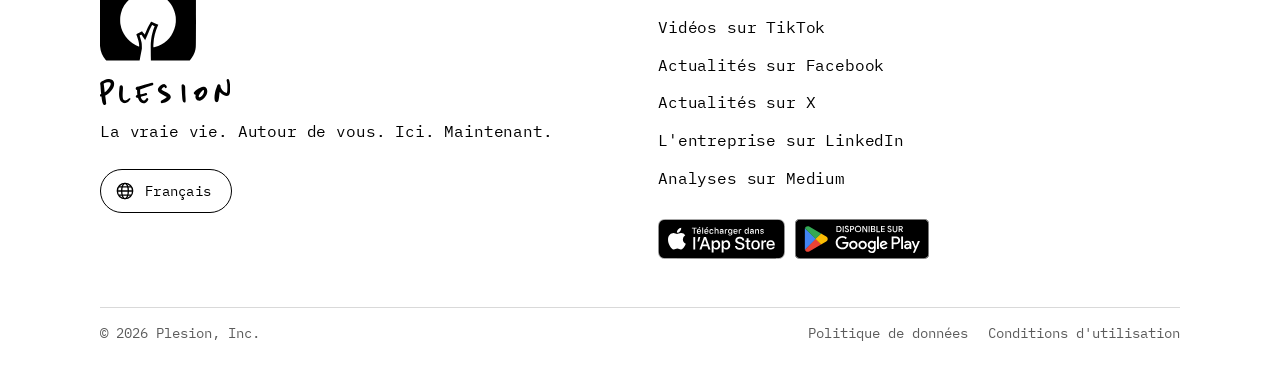
<file: fr/data-policy.html>
<!doctype html>
<html lang="fr">
<head>
  <meta charset="utf-8">
  <meta name="viewport" content="width=device-width, initial-scale=1">
  <meta name="theme-color" content="#ffffff">
  <title>Politique de données | PLESION</title>
  <meta name="description" content="Comment PLESION traite vos données. Document en anglais.">
  <link rel="icon" href="/assets/favicon.ico" sizes="any">
  <link rel="icon" type="image/png" sizes="32x32" href="/assets/favicon-32.png">
  <link rel="apple-touch-icon" href="/assets/apple-touch-icon.png">
  <meta name="robots" content="noindex">
  <link rel="canonical" href="https://plesion.com/data-policy">
  <meta property="og:title" content="Politique de données | PLESION">
  <meta property="og:description" content="Comment PLESION traite vos données. Document en anglais.">
  <meta property="og:type" content="website">
  <meta property="og:url" content="https://plesion.com/data-policy">
  <meta property="og:image" content="https://plesion.com/assets/og-image.jpg">
  <meta property="og:image:width" content="1200">
  <meta property="og:image:height" content="630">
  <meta property="og:image:alt" content="PLESION: See what's alive around you.">
  <meta property="og:site_name" content="PLESION">
  <meta name="twitter:card" content="summary_large_image">
  <link rel="preload" href="/assets/fonts/inter-tight-latin-700-normal.woff2" as="font" type="font/woff2" crossorigin>
  <link rel="preload" href="/assets/fonts/ibm-plex-mono-latin-400-normal.woff2" as="font" type="font/woff2" crossorigin>
  <link rel="stylesheet" href="/styles.css?v=20261006-1">
</head>
<body class="light">
  <a class="skip" href="#main">Aller au contenu</a>

  <header class="site-header">
    <div class="wrap">
      <a class="logo" href="/fr/" aria-label="Accueil PLESION"><img class="brand-icon" src="/assets/logo-app.svg" alt="" width="40" height="40"><span class="brand-word" aria-hidden="true"></span></a>
      <nav class="legal-tabs" aria-label="Documents juridiques"><a href="/fr/data-policy" aria-current="page">Politique de données</a><a href="/fr/terms-of-service">Conditions d'utilisation</a></nav>
    </div>
  </header>

  <main id="main" class="legal">
    <div class="wrap">
      <div class="legal-title">
        <h1>Politique de données</h1>
        <p class="legal-note">Ce document est disponible en anglais uniquement.</p>
      </div>
      <article lang="en">
        <p>This Data Policy describes in detail what information we collect from you, on what basis we collect it, how we use it, and rights you have to control how we use it. This policy takes effect on October 15 2021.</p>
        <p>This policy applies to anyone who uses our website, <a href="https://plesion.com">https://plesion.com</a> (the "Site") and our app (the "Mobile App"). We'll refer to the Site and the Mobile App together as "the App".</p>
        <p>"We", Plesion, Inc. ("PLESION"), a company incorporated in Delaware, are the data controller as defined by the European Union's General Data Protection Regulation.</p>
        <h2>What information do we collect and why?</h2>
        <p>There are three categories of information we collect: (1) information you provide, (2) information created when you use the App, and (3) information from other sources.</p>
        <h3>1. Information you provide</h3>
        <p>When you use our App, you might provide us with personal information, favorite locations, content you post on the App, and direct communications.</p>
        <p><strong>Personal information</strong> When you sign up for the Mobile App, you provide us with your name, username, email address and profile photo, which we use to ensure your saved places and other personalisation features are synced across your multiple devices. When you log in using Facebook, Google or Twitter, we do not send them any data about you, and we do not collect any information from them.</p>
        <p><strong>Favorite locations</strong> You may choose to provide us with your favorite locations. We process this information in order to provide you with a personalized news feed.</p>
        <p><strong>Content you post on the App</strong> If you want to communicate with people around you and share local information, you might post it on the App.</p>
        <p><strong>Direct Communications</strong> Communications you might send to us include responses to in-App survey questions, reporting a problem, or submitting queries, concerns or comments regarding the App. These messages to us will also contain details such as the type of phone you're using, your service provider, and if you've enabled the location permissions in your device, the latitude and longitude of your location when you contact us. We process this information in order to fix problems in the App, to reply to your communications, and to help keep you safe.</p>
        <h3>2. Information created when you use our App</h3>
        <p>The following are the types of information created when you use our App. We associate this information with a user ID number that is randomly generated when you create an account on the Mobile App. We use this user ID number to pseudonymise the data we collect from you, and do not access any permanent device ID numbers.</p>
        <p><strong>Location Information</strong> When using the App, we ask that you enable access to your device's location as determined through data such as GPS, mobile phone towers, and WiFi. We use your location information to provide a location-specific news feed and map view.</p>
        <p><strong>Device Information</strong> We collect information about the device you're using to access our App, including the type and model of device, its operating system and version, the preferred language, time zone setting, and device motion information. This information is necessary for us to diagnose bugs and improve the App.</p>
        <p><strong>Log and Usage Information</strong> Each time you interact with our App, we collect information about how and when you use it, such as the time and date when you opened the App, the browser or app version you used (and its settings), the searches you make, the features you click on, pages visited, app crashes and other system activity. We use this information to improve our App in multiple ways. For example, using App crash data, we can fix bugs and prevent future crashes, and by knowing what gets tapped or scrolled most often, we can replace unpopular features with other, more helpful features.</p>
        <p><strong>Cookies</strong> The App uses cookies to store certain information. Cookies are small pieces of information that a website or app transfers to your hard drive or mobile device to store and sometimes track information about your use of the site or app. Although they identify a user's device, cookies do not reveal the name, email address or other obvious identifiers of users. When you interact with the App, we try to make that experience simple and meaningful. When you visit our App, our server sends a cookie to your computer or mobile device, depending on how you access the site or App. A number of cookies we use last only for the duration of your web session and expire when you close your App. These are known as "session cookies". Other cookies are used to remember you when you return to the App and will last for longer. These are known as "persistent cookies".</p>
        <p>We use cookies to:</p>
        <ul>
          <li>remember that you have visited us before, which allows us to identify the number of unique visitors we receive. This allows us to make sure we have enough capacity for the number of users that we get; customise elements of the layout and/or content of the pages of the App; and</li>
          <li>collect information about how you use the App so that we can improve the App and learn which parts of the App are most popular to visitors.</li>
        </ul>
        <p>Some of the cookies used by our App are set by us, and some are set by the third-party analytics and crash/error-reporting companies we've described in this policy who are acting on our instructions. Most browsers automatically accept cookies but, if you prefer, you can change your browser to prevent that or to notify you each time a cookie is set. You can also learn more about cookies by visiting <a href="https://www.allaboutcookies.org">www.allaboutcookies.org</a> which includes additional useful information on cookies and how to block cookies using different types of browsers. By blocking or deleting cookies you may not be able to take full advantage of the App's features.</p>
        <h3>3. Information from Other Sources</h3>
        <p>If you log into your PLESION account using Facebook, Twitter or Google, those companies provide us with your name and email address, which are necessary for us to log you in to the App. We do not collect or use any other information received from those two companies.</p>
        <h2>How we use your information, summarized</h2>
        <p>In summary, we use the information we collect to:</p>
        <ul>
          <li>Provide, operate and improve our App;</li>
          <li>Personalise your experience of the App and provide you with relevant information; e.g. highlight popular posts in an area and tailor the newsfeed we deliver to you based on your current location and saved places.</li>
          <li>Administer your account;</li>
          <li>Respond to your emails to discuss your use of the App, and answer any support queries you may have;</li>
          <li>Send you marketing communications by email or in-App notifications, and let you know about our policies and terms;</li>
          <li>Identify issues with the operation of the App, provide crash reports in order to find resolution for performance issues, monitor usage and resource needs;</li>
          <li>Improve the design, functionality and/or content of the pages of the App and customise them for you; and</li>
          <li>Disclose to lawful authorities when required to do so by law, or when appropriate, in our opinion, to respond to their request.</li>
        </ul>
        <p>We work hard to improve the App and add functionality, which we think will make it safer and more useful for our users. New functionality may involve similar or incidental uses of your data to those set out above. We regularly review the way we use data, and will update our privacy policy to reflect these improvements to the App.</p>
        <h2>What third parties receive your information?</h2>
        <p>The App is a public platform. To that end, your name, username and profile photo as well as the content you post on the App, such as posts and replies, are visible to anyone accessing our App.</p>
        <p>To the extent we share information with third parties, we do so to enhance your experience with the App, and we pseudonymise and minimize the data we send to them. These vendors and service providers are contractually required to use it only to provide their service to us, and contractually barred from using it for their own purposes.</p>
        <ul>
          <li>We have API Partners like Google and Apple in order for the App to send you addresses of the locations you want to follow. They receive the coordinates of the location you want to follow, and return a suggested address with a street name and city name.</li>
          <li>We use Analytics Vendors like Google Analytics to understand what you've tapped or clicked on the App, and we make functionality and design improvements based on this information. They receive information showing only that a person has tapped or used certain features in the App.</li>
          <li>We use Performance Testing Vendors to help test and analyze the performance of our website and mobile applications and Crash/Error Reporting Vendors to report on crashes you experience with the App so we can fix those, and to report on errors with our backend.</li>
          <li>Social media and Messaging Apps: If you choose to use certain sharing features in our App, then you may be sharing your information with those social media and messaging Apps companies, depending on factors such as that company's encryption policies.</li>
          <li>We use Communication Platforms to send you emails and updates about our services.</li>
        </ul>
        <p>In using our App, you may come across links to websites and services operated by third parties (for example, if a user shares a link to a video on YouTube or a link to a post on Twitter). These third parties have their own privacy policies, which will apply to your activity if you click on the link and access their website or service. We do not accept any responsibility or liability for such external sites' privacy and security practices.</p>
        <h2>What is our legal basis for processing your information?</h2>
        <p>We'll only process your personal information where we have a legal basis for doing so. Our legal basis to process your personal data includes processing that is:</p>
        <ul>
          <li>necessary for our legitimate interests, which are:
            <ul>
              <li>to research, develop, fix and provide new and tailored features for our App users;</li>
              <li>to provide our products and services which consist in allowing users to contribute and be aware of localized content;</li>
              <li>to ensure that the App is secure for users;</li>
              <li>to enforce and prevent breaches of our terms and policies, to protect our rights and property or to prevent harmful or illegal activity;</li>
            </ul>
          </li>
          <li>necessary to comply with relevant legal requirements (for example, to comply with applicable regulatory obligations and to make mandatory disclosures to law enforcement); and</li>
          <li>based on your consent (for example, where you provide us with marketing consents), which may be withdrawn at any time by contacting us at the email address specified below.</li>
        </ul>
        <h2>What are your rights in relation to personal data we hold about you?</h2>
        <h3>Access</h3>
        <p>Data Subject Access Request. You have a legal right under the GDPR to request access to a copy of the personal information about you held by us. In order to do this, contact us at <a href="mailto:support@plesion.com">support@plesion.com</a>. Please use the subject line "DSAR" and include details about what personal information you're looking for. You will need to have created an account in order for us to provide you with your information because without an account, we are not able to connect your user ID to a verifiable email address.</p>
        <h3>Deletion</h3>
        <p>Subject to any legal obligations to keep your information longer, we store your personal information for as long as is necessary to provide our services and products, or until you ask us to delete it, whichever comes first. We may need to retain some of your information for a longer period, such as in order to comply with our legal or regulatory obligations, to resolve disputes or defend against legal claims. We may retain your verification-related information for a reasonable period of time (even if you do not complete all verification steps) to assist with future verifications and to prevent abuse of our verification processes.</p>
        <p>If you ask us to delete your personal information by emailing us at <a href="mailto:support@plesion.com">support@plesion.com</a>, please use the subject line "Account Deletion."</p>
        <p>Note that residual copies may take longer to be removed from our backup systems. We will keep a record of your request in order to ensure compliance with legal obligations.</p>
        <h3>Marketing opt-out</h3>
        <p>You have the right at any time to prevent the use of your personal information for direct marketing purposes. If you no longer want to receive marketing messages from us, please let us know by writing to us at <a href="mailto:support@plesion.com">support@plesion.com</a> or clicking on the unsubscribe button at the bottom of marketing emails, and you will be unsubscribed accordingly. Please note that sometimes it can take a short amount of time to refresh our records for these purposes. Also, we may still send you non-promotional messages, or information about your account.</p>
        <h3>Notifications</h3>
        <p>We may send you information we think you may find useful or which you have requested from us by push notification and/or by email, and we or your device's operating system will give you the option to opt-out of receiving further notifications or emails.</p>
        <h2>How we keep your information secure</h2>
        <p>We place great importance on the security of all information associated with our users. We use measures such as encryption, pseudonymisation, information access controls, and firewalls to keep your data secure.</p>
        <p>Keep in mind that submission of information over the internet and mobile networks is never entirely secure. We cannot guarantee the security of information you submit via the App whilst it is in transit over the internet or mobile networks and any such submission is at your own risk. Please ensure that you keep your password safe and do not share it with anyone.</p>
        <h2>What countries will your personal information be sent to?</h2>
        <p>Information that you submit via the App is sent to and stored on secure servers located in the European Economic Area countries and in the United States. Information submitted by you may be transferred by us to the third parties mentioned in the circumstances described above, which may be situated outside the European Economic Area (for instance in the United States).</p>
        <p>We may rely on the EU-US Privacy Shield where we transfer your information to the United States, such as to certain of our third party service providers, where such recipients are certified to receive your information under the Privacy Shield Program.</p>
        <p>By continuing to use the App, you understand that we may transfer and store your data outside your home country, including to and in the US, as described in this Data Policy. The privacy protections and the rights of authorities to access your personal information in some of these countries may not be the same as in your home country. We will only transfer personal data as permitted by law, and will take steps intended to ensure appropriate protection of your personal information.</p>
        <h2>Do we collect children’s information?</h2>
        <p>We do not knowingly collect personal information from children under the age of 13. If you're under the age of 13, please do not submit any personal information through the App or email. We encourage parents and legal guardians to monitor their children's internet use and to help enforce our privacy policy by instructing their children never to provide personal information on the App without their permission. If you have reason to believe that a child under the age of 13 has provided personal information to us, please contact us as specified below, and we will work to delete that information from our databases.</p>
        <h2>How will you know about changes to our Data Policy?</h2>
        <p>We may revise this Data Policy from time to time. Any changes and additions to this Data Policy will be posted in the App and are effective from the date on which they are posted. Please review this Data Policy from time to time to check whether we have made any changes to the way in which we use your personal data.</p>
        <h2>What if you have a complaint?</h2>
        <p>We work hard to handle your information responsibly. If you're unhappy about the way we do this, please contact our Data Protection Officer by email to <a href="mailto:support@plesion.com">support@plesion.com</a>.</p>
        <h2>How to get in touch with us</h2>
        <p>Please submit any questions, concerns or comments you have about this Data Policy or any requests concerning your personal data by email to our Data Protection Officer at <a href="mailto:support@plesion.com">support@plesion.com</a>.</p>
      </article>
    </div>
  </main>

  <footer class="site-footer">
    <div class="wrap">
      <div class="footer-grid">
        <div class="footer-brand">
          <a class="footer-logo" href="/fr/" aria-label="Accueil PLESION">
            <img class="footer-icon" src="/assets/logo-app.svg" alt="" width="96" height="96">
            <span class="brand-word footer-word" aria-hidden="true"></span>
          </a>
          <p class="footer-tag"><span>La vraie vie. Autour de vous.</span> <span>Ici. Maintenant.</span></p>
          <!-- lang:switch --><div class="lang"><button class="lang-btn" type="button" aria-expanded="false" aria-controls="lang-panel" aria-label="Langue: Français"><svg class="lang-globe" viewBox="0 0 24 24" aria-hidden="true" focusable="false"><g fill="none" stroke="currentColor" stroke-width="1.6"><circle cx="12" cy="12" r="9.2"/><ellipse cx="12" cy="12" rx="4" ry="9.2"/><path d="M3 12h18M4.6 7h14.8M4.6 17h14.8"/></g></svg><span>Français</span></button><div class="lang-panel" id="lang-panel" role="dialog" aria-label="Choisir une langue" tabindex="-1" hidden><div class="lang-head"><p>Choisir une langue</p><button class="lang-close" type="button" aria-label="Fermer">×</button></div><ul><li><a href="/data-policy" lang="en" hreflang="en" data-lang="en">English</a></li><li><a href="/fr/data-policy" lang="fr" hreflang="fr" data-lang="fr" aria-current="true">Français<svg class="lang-check" viewBox="0 0 24 24" aria-hidden="true" focusable="false"><path d="M5 12.5l4.2 4.2L19 7" fill="none" stroke="currentColor" stroke-width="2"/></svg></a></li><li><a href="/it/data-policy" lang="it" hreflang="it" data-lang="it">Italiano</a></li></ul></div><div class="lang-veil" hidden></div></div><!-- /lang:switch -->
        </div>
        <nav class="footer-social" aria-label="PLESION sur les réseaux sociaux et les boutiques d'applications">
          <ul>
            <li><a href="https://www.instagram.com/plesionapp/" target="_blank" rel="noopener">Actualités sur Instagram</a></li>
            <li><a href="https://www.tiktok.com/@plesionapp" target="_blank" rel="noopener">Vidéos sur TikTok</a></li>
            <li><a href="https://www.facebook.com/plesionapp" target="_blank" rel="noopener">Actualités sur Facebook</a></li>
            <li><a href="https://x.com/PlesionApp" target="_blank" rel="noopener">Actualités sur X</a></li>
            <li><a href="https://www.linkedin.com/company/plesion" target="_blank" rel="noopener">L'entreprise sur LinkedIn</a></li>
            <li><a href="https://plesion.medium.com/" target="_blank" rel="noopener">Analyses sur Medium</a></li>
          </ul>
          <div class="foot-dl">
            <a class="badge" href="https://apps.apple.com/app/apple-store/id1502237943?pt=123825760&amp;ct=website-footer&amp;mt=8"><img src="/assets/badge-app-store-fr.svg" alt="Télécharger dans l'App Store" width="127" height="40"></a>
            <a class="badge" href="https://play.google.com/store/apps/details?id=com.vantino.plesion&amp;referrer=utm_source%3Dwebsite-footer%26utm_medium%3Dwebsite%26utm_campaign%3Dbadge"><img src="/assets/badge-google-play-fr.svg" alt="Disponible sur Google Play" width="135" height="40"></a>
          </div>
        </nav>
      </div>
      <div class="footer-base">
        <p class="copyright">© 2026 Plesion, Inc.</p>
        <nav aria-label="Mentions légales">
          <ul class="footer-legal">
            <li><a href="/fr/data-policy">Politique de données</a></li>
            <li><a href="/fr/terms-of-service">Conditions d'utilisation</a></li>
          </ul>
        </nav>
      </div>
    </div>
  </footer>
  <script src="/assets/lang.js?v=20261005-1" defer></script>
  <!-- Cloudflare Web Analytics --><script defer src='https://static.cloudflareinsights.com/beacon.min.js' data-cf-beacon='{"token": "6d3f76ef62d545f2af6ae02d0a30a107"}'></script><!-- End Cloudflare Web Analytics -->
</body>
</html>
</file>
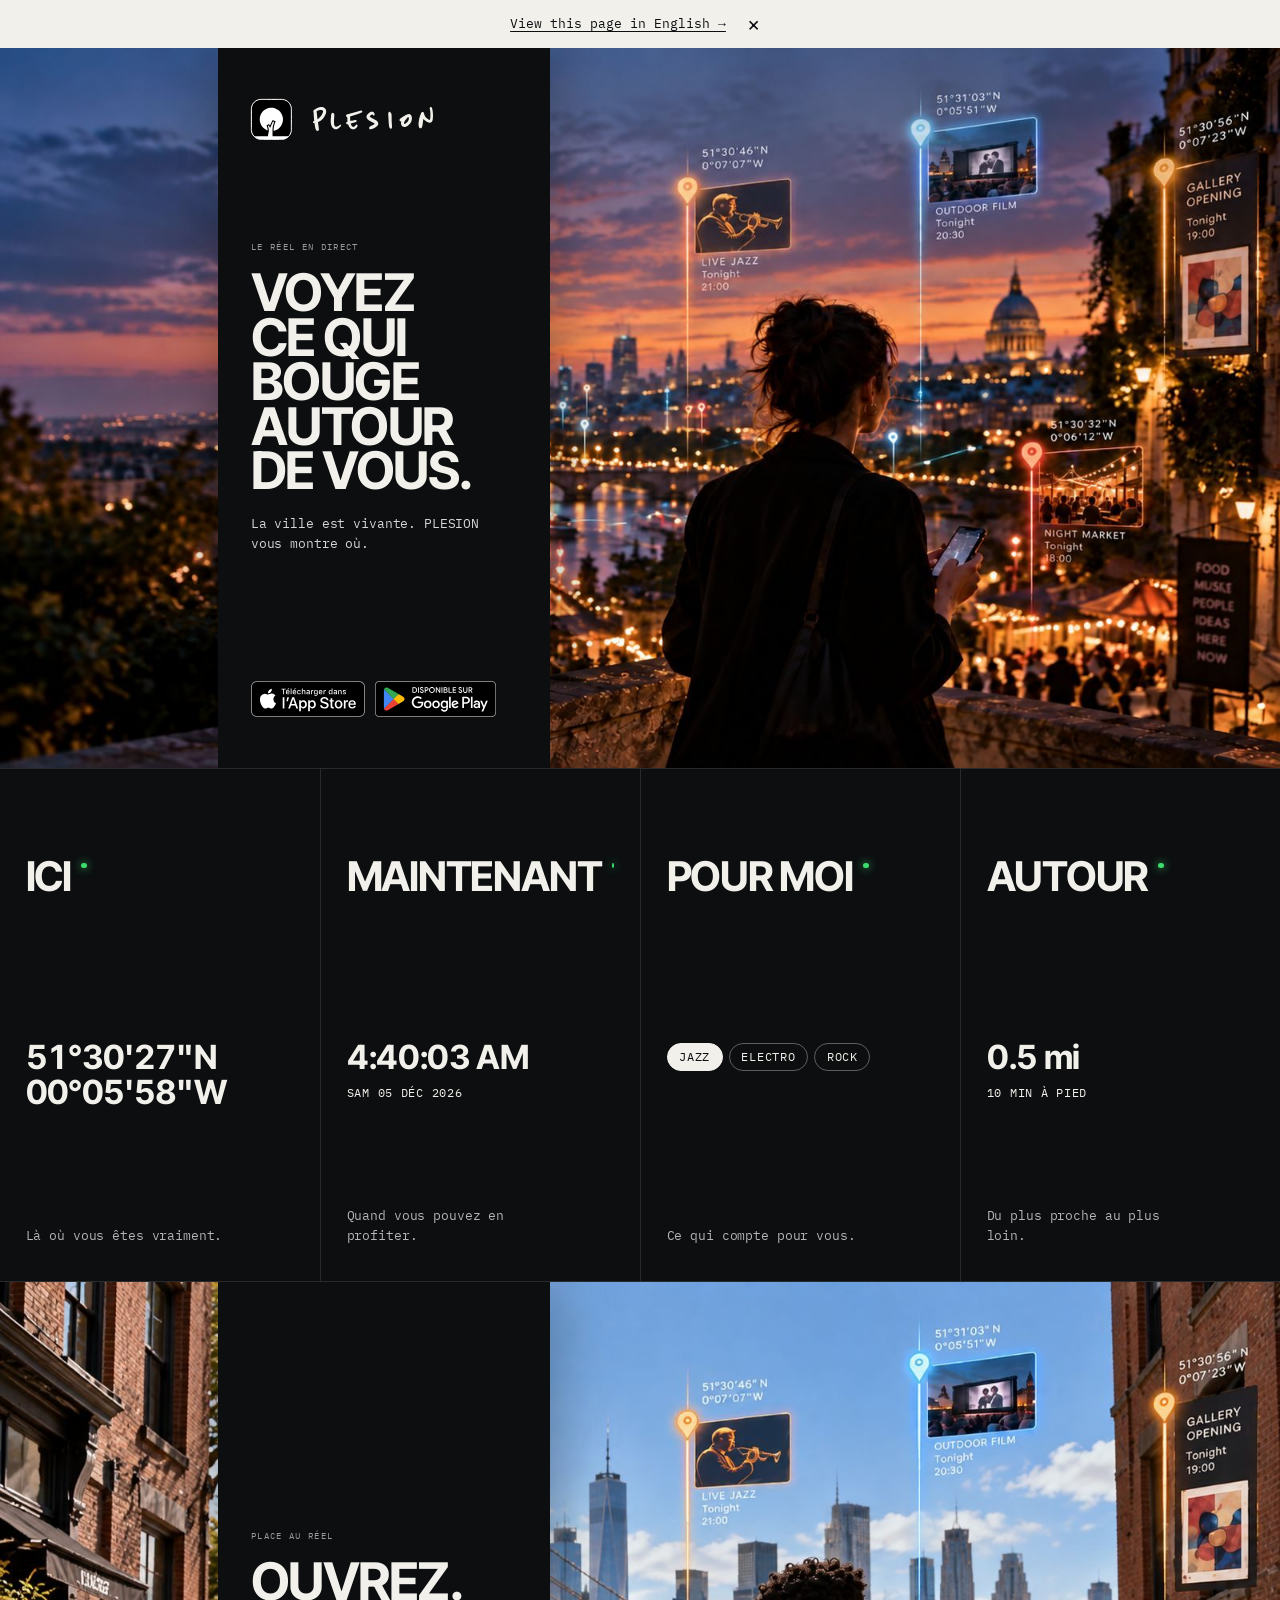
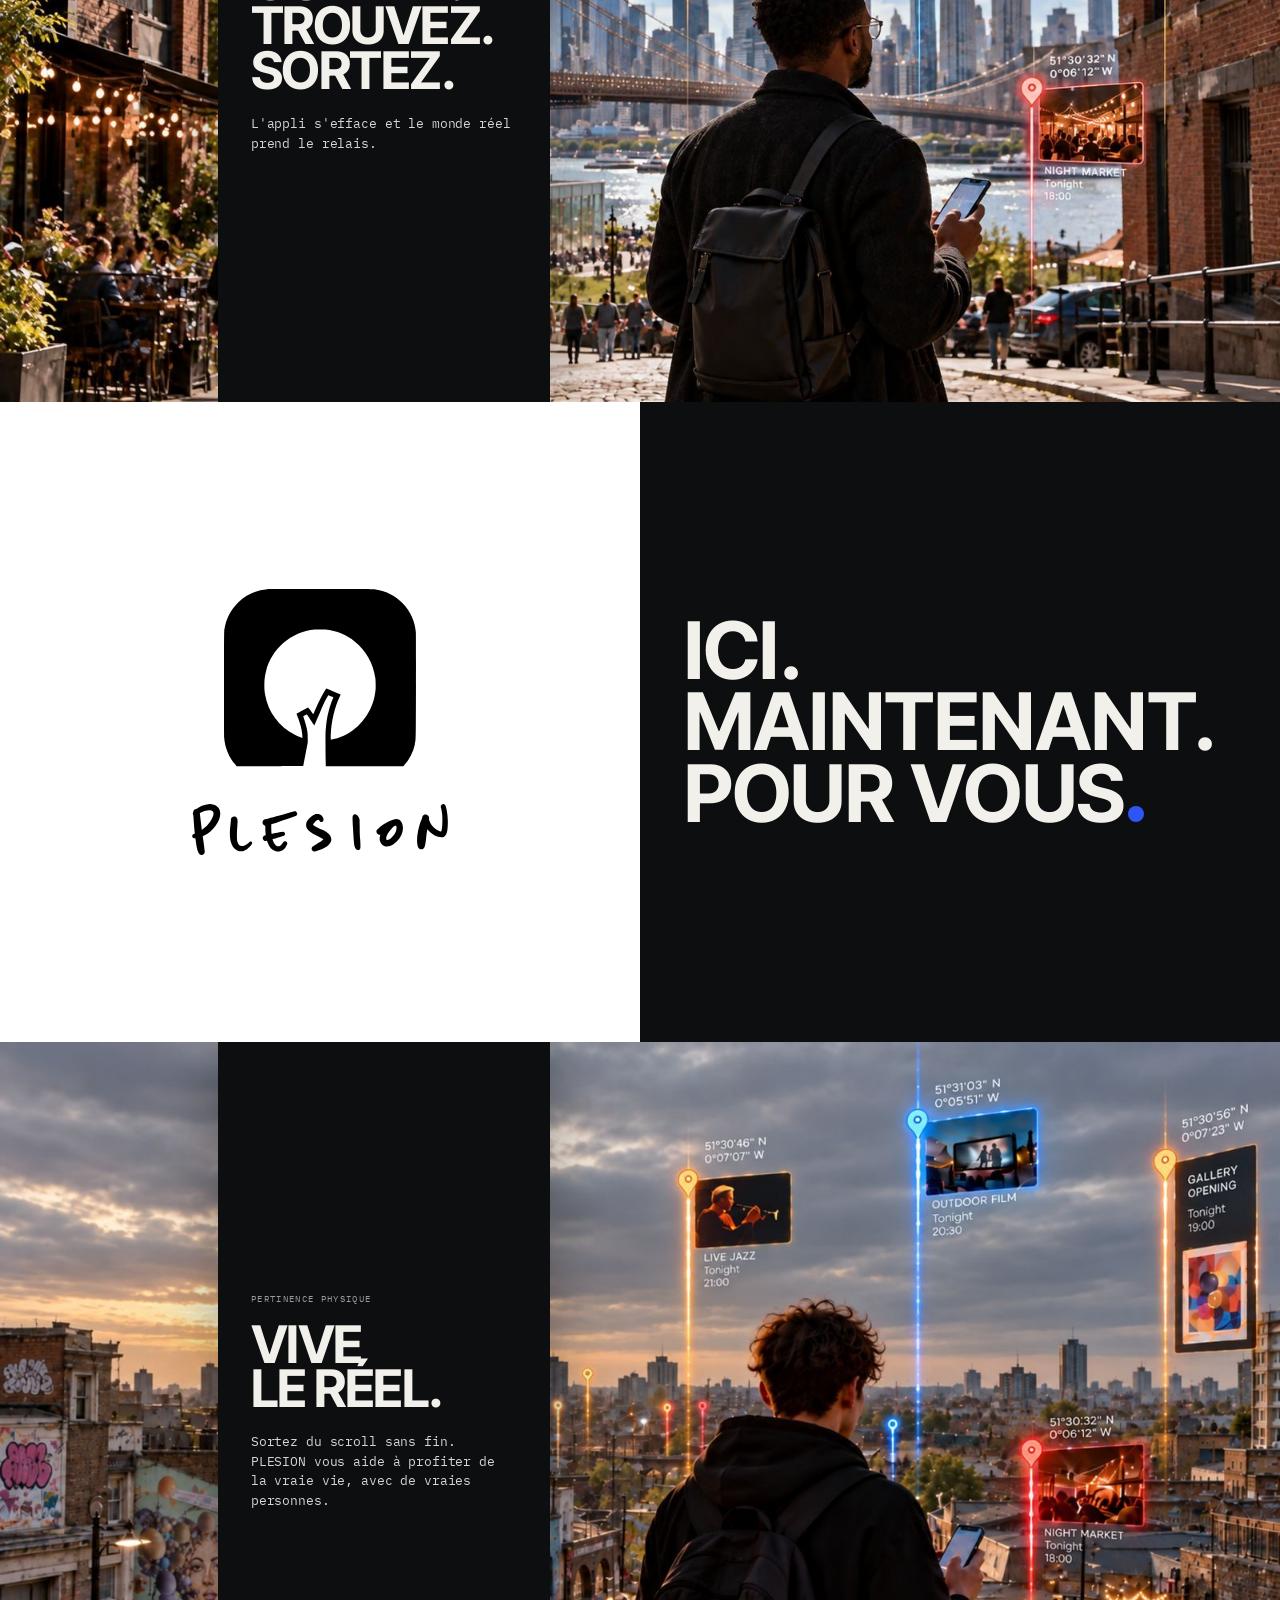
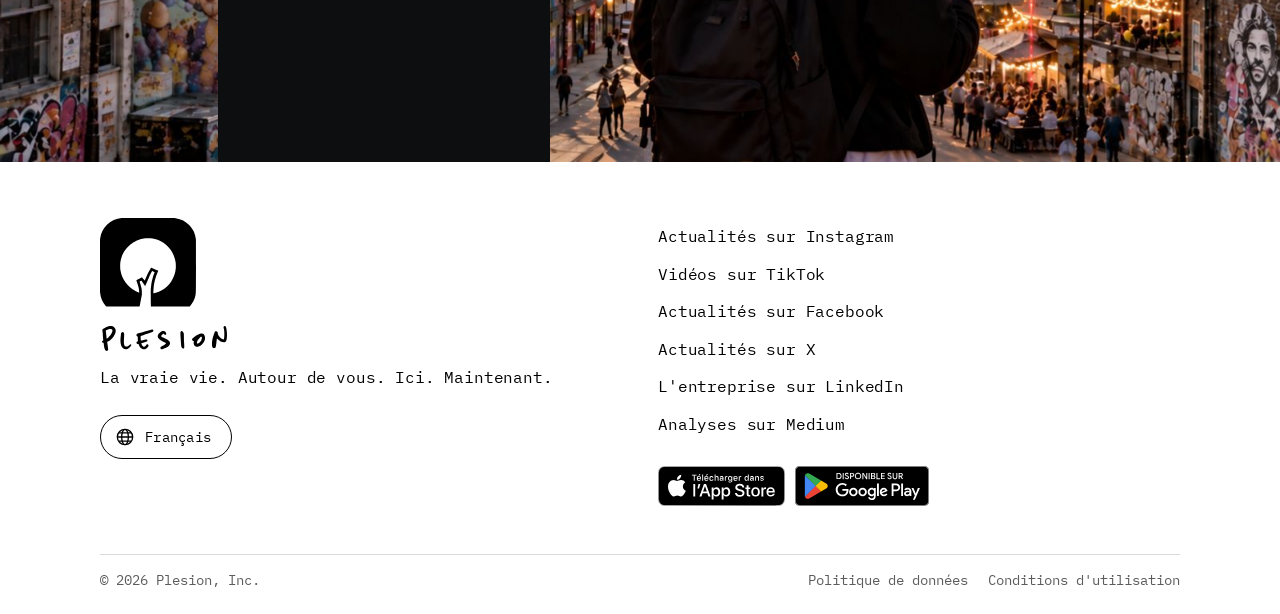
<file: fr/home.html>
<!doctype html>
<html lang="fr">
<head>
  <meta charset="utf-8">
  <title>PLESION</title>
  <!-- Old address from the previous site: sends visitors and search engines to the French home page -->
  <meta http-equiv="refresh" content="0; url=/fr/">
  <link rel="canonical" href="https://plesion.com/fr/">
  <meta name="robots" content="noindex">
  <script>location.replace('/fr/' + location.search + location.hash);</script>
</head>
<body>
  <p><a href="/fr/">plesion.com/fr/</a></p>
</body>
</html>
</file>
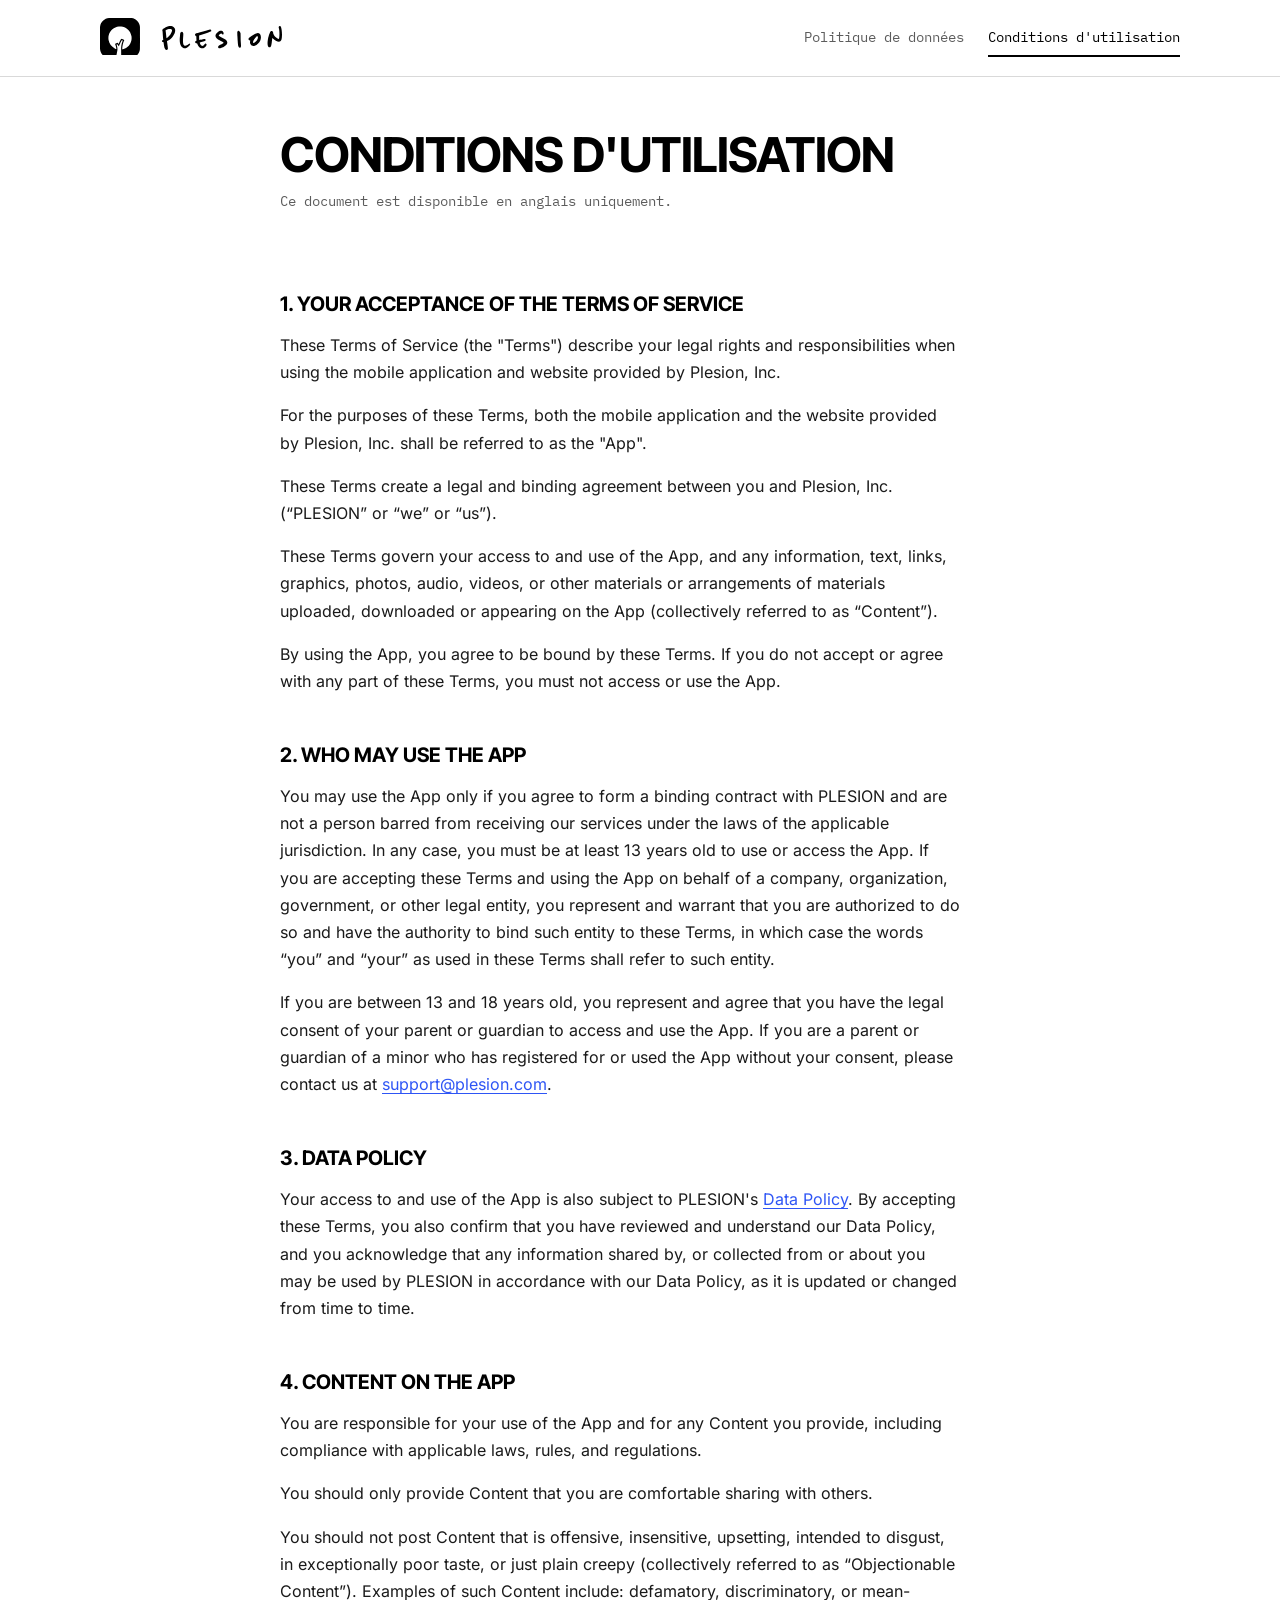
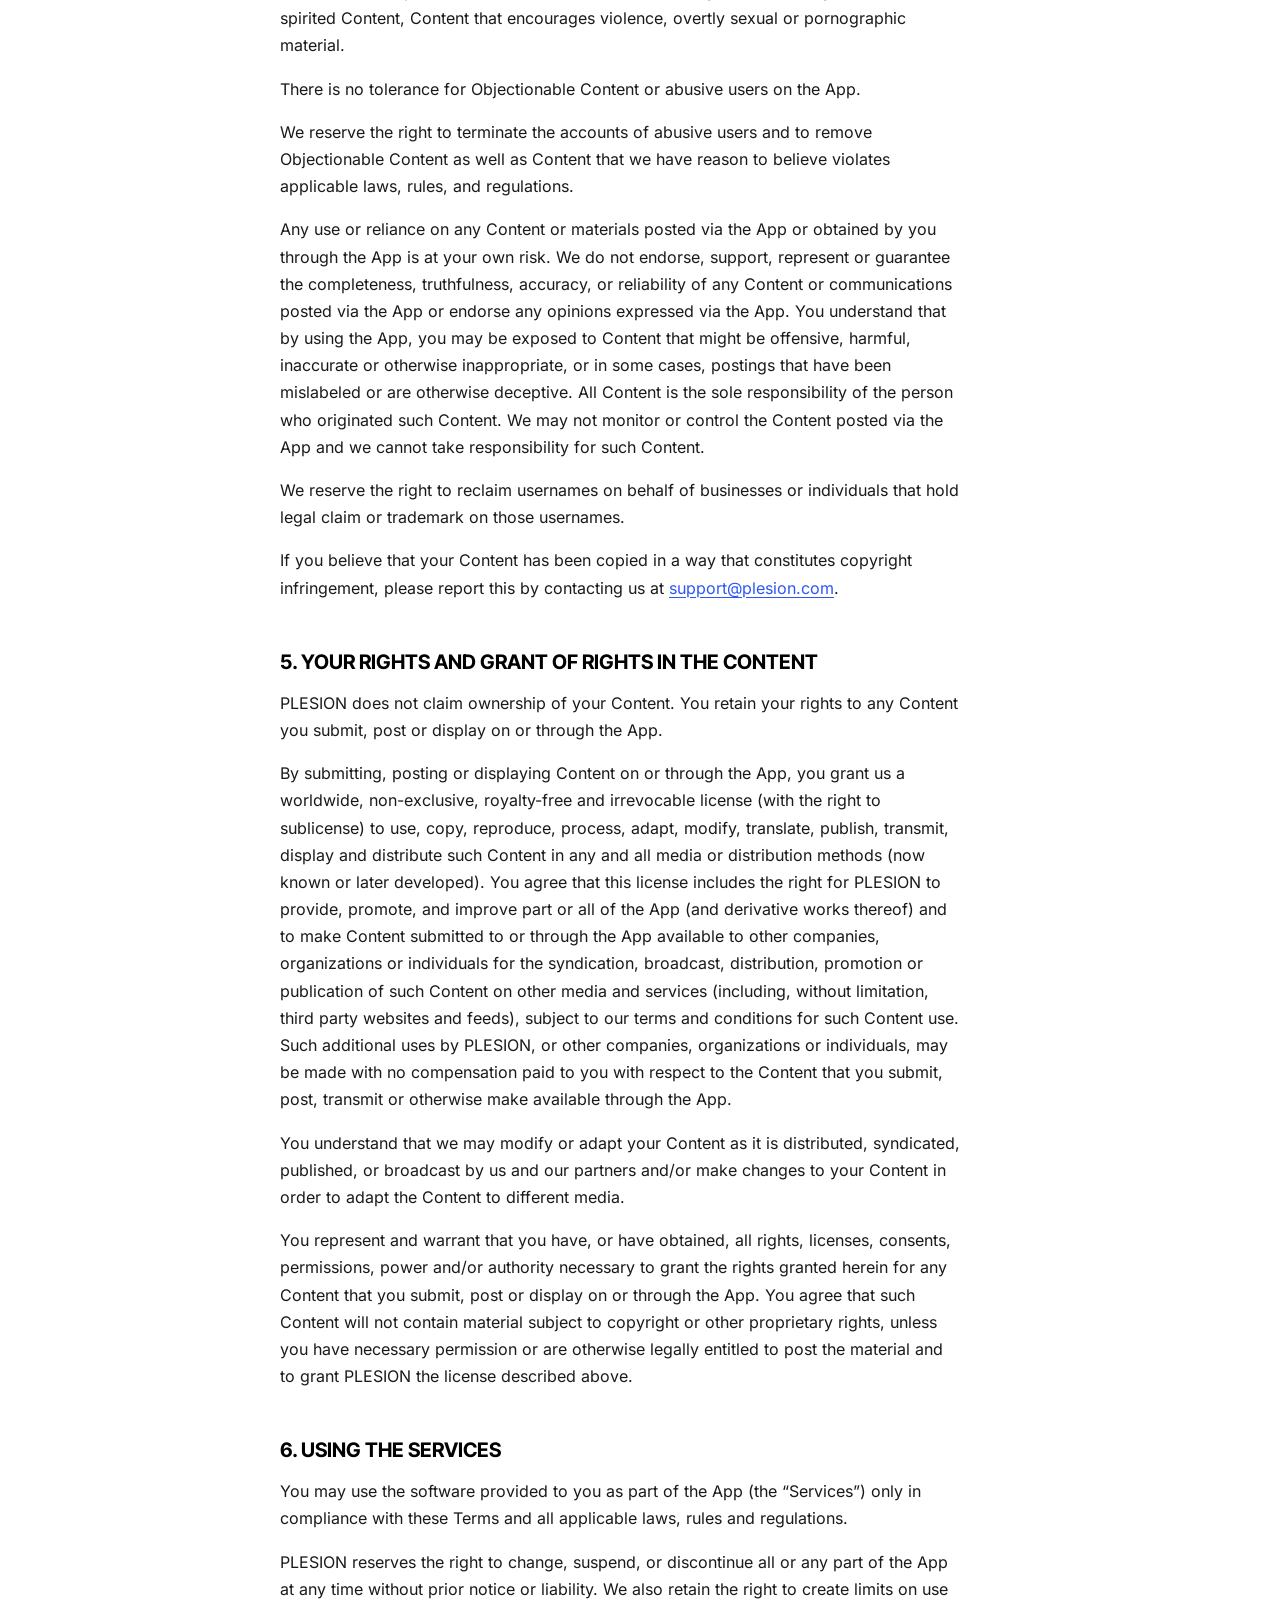
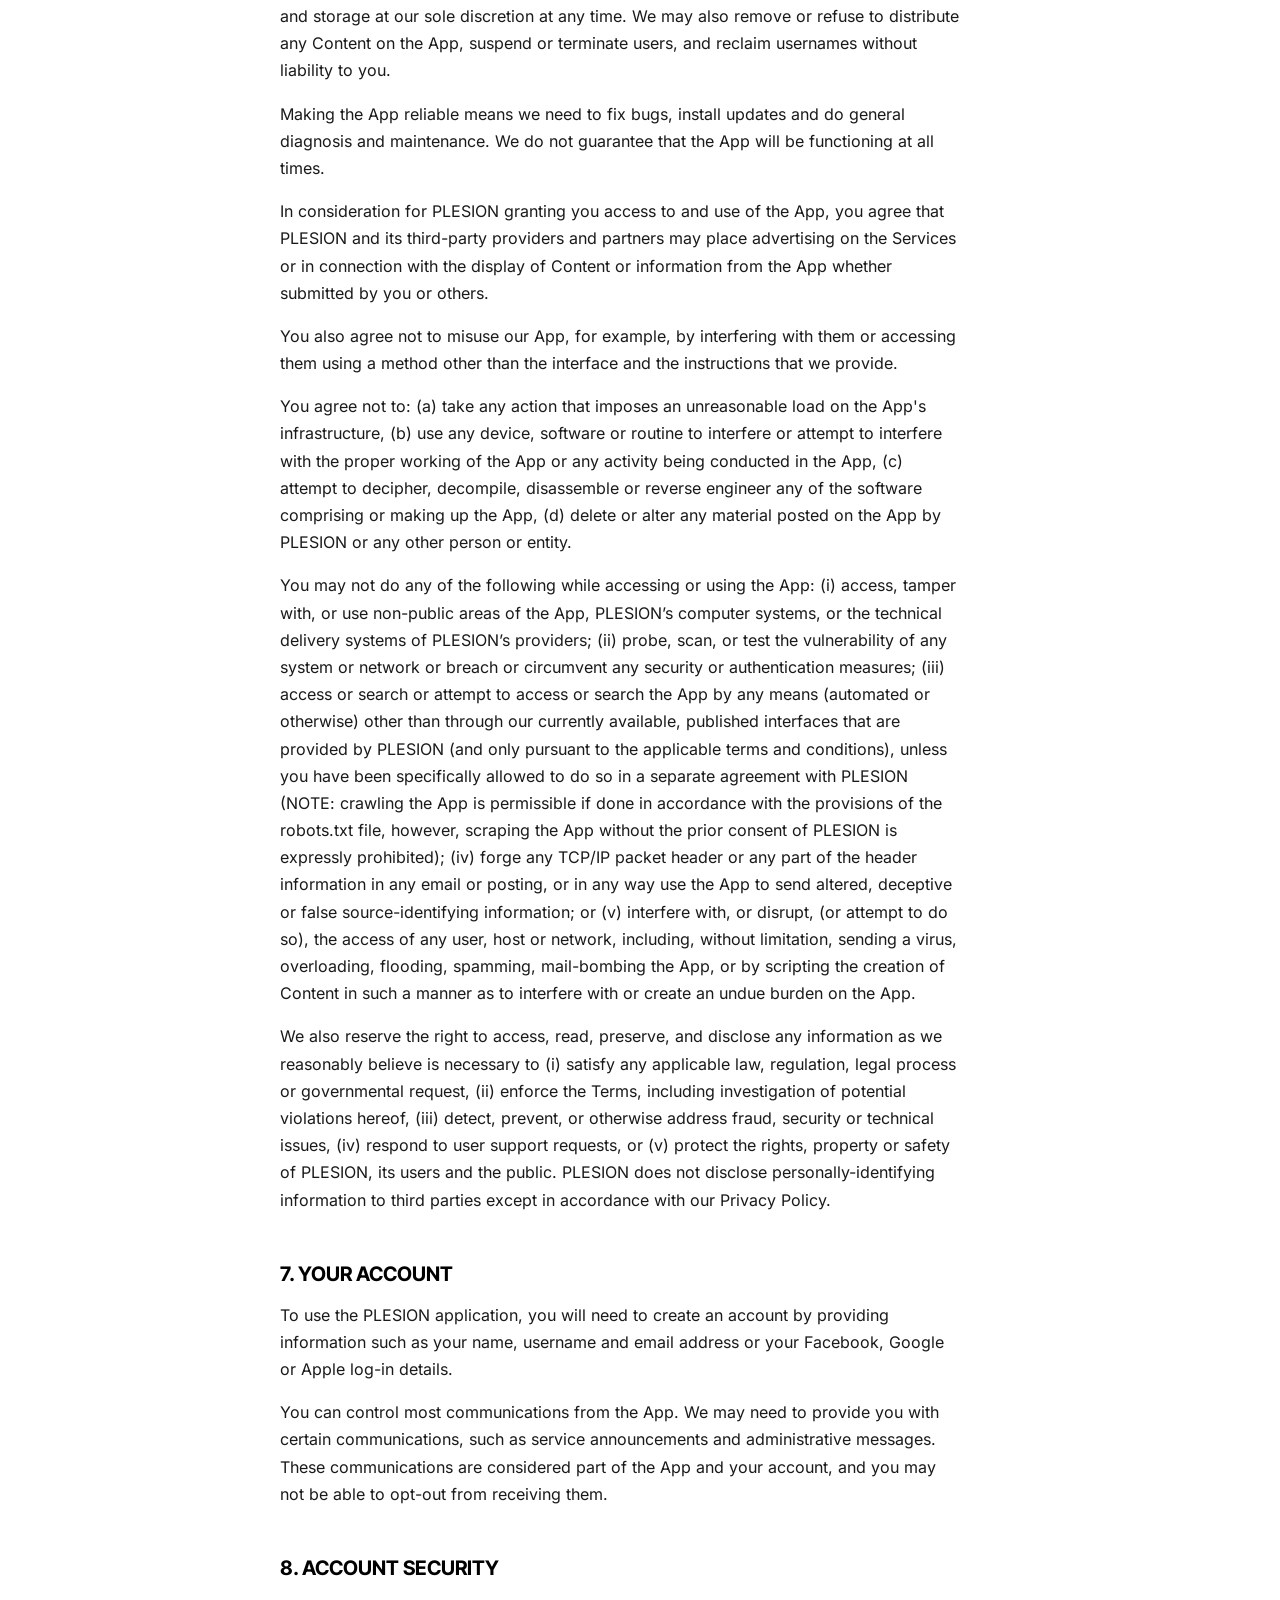
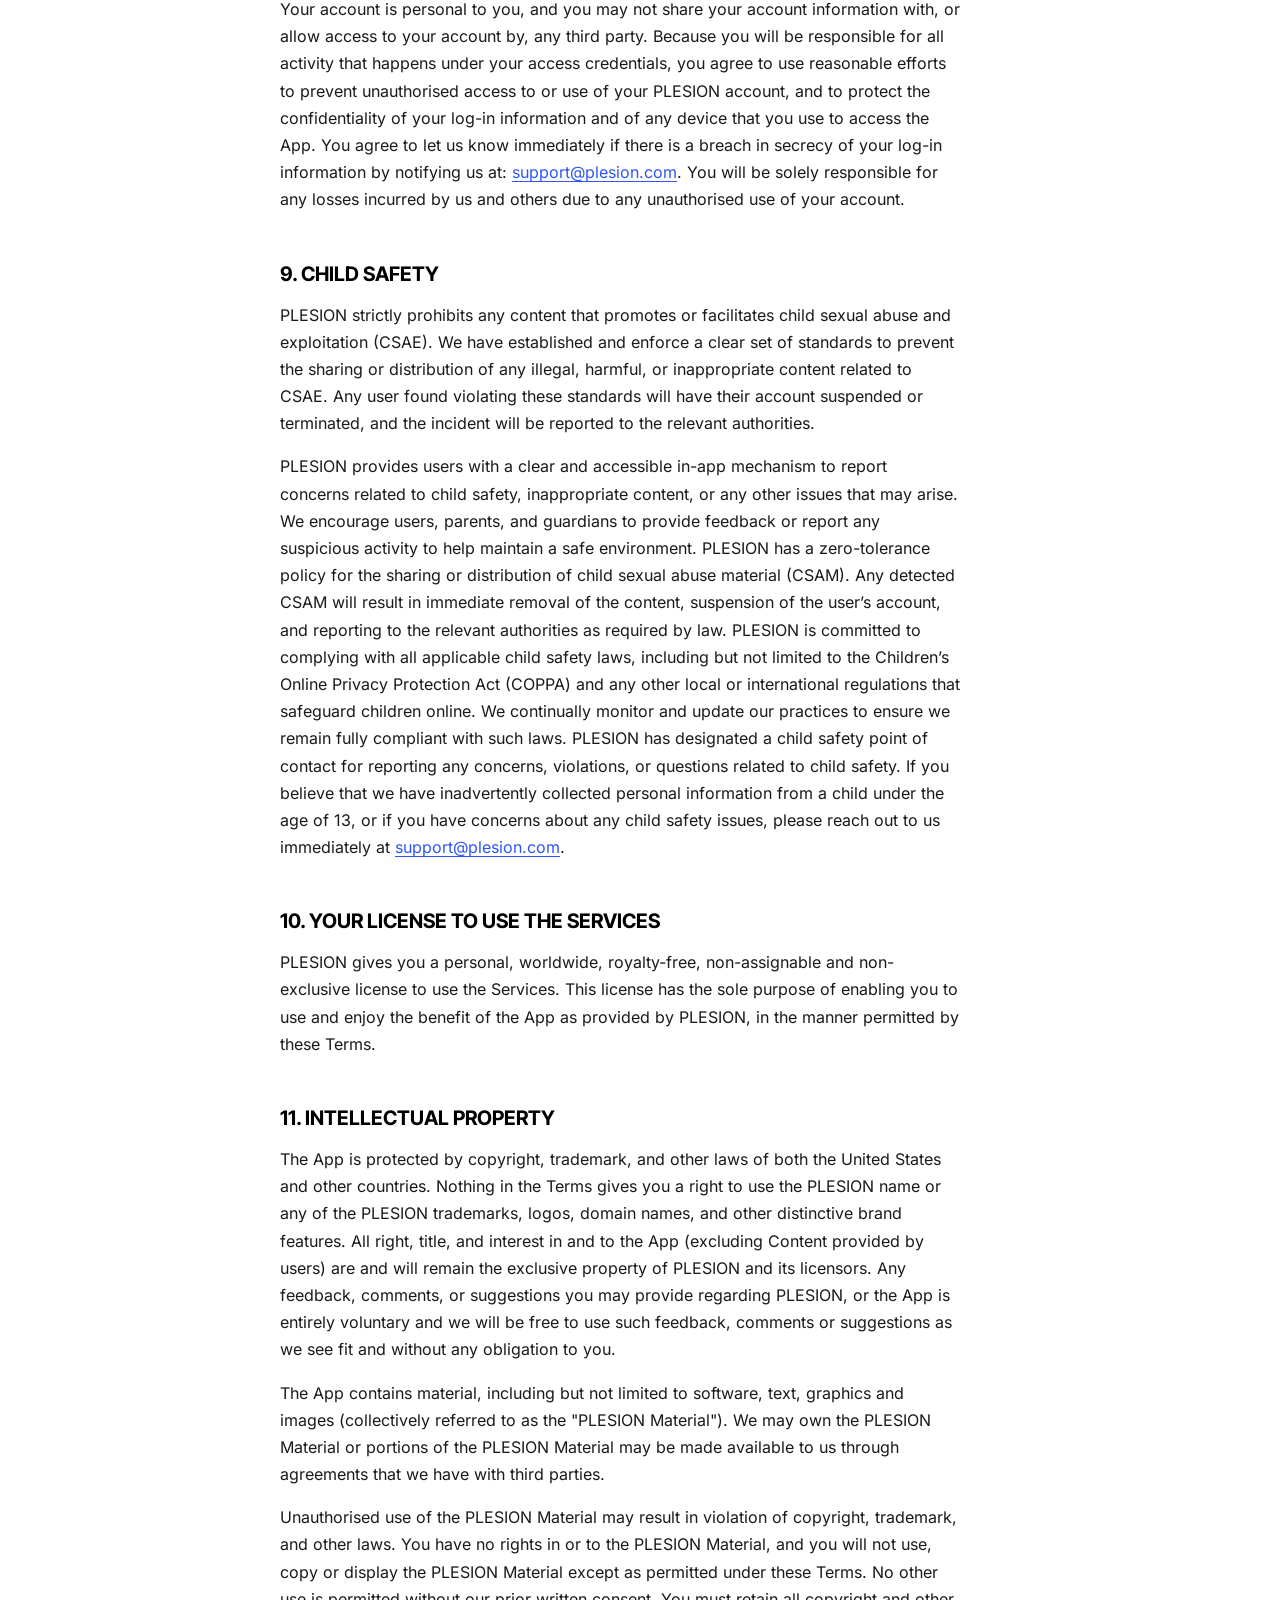
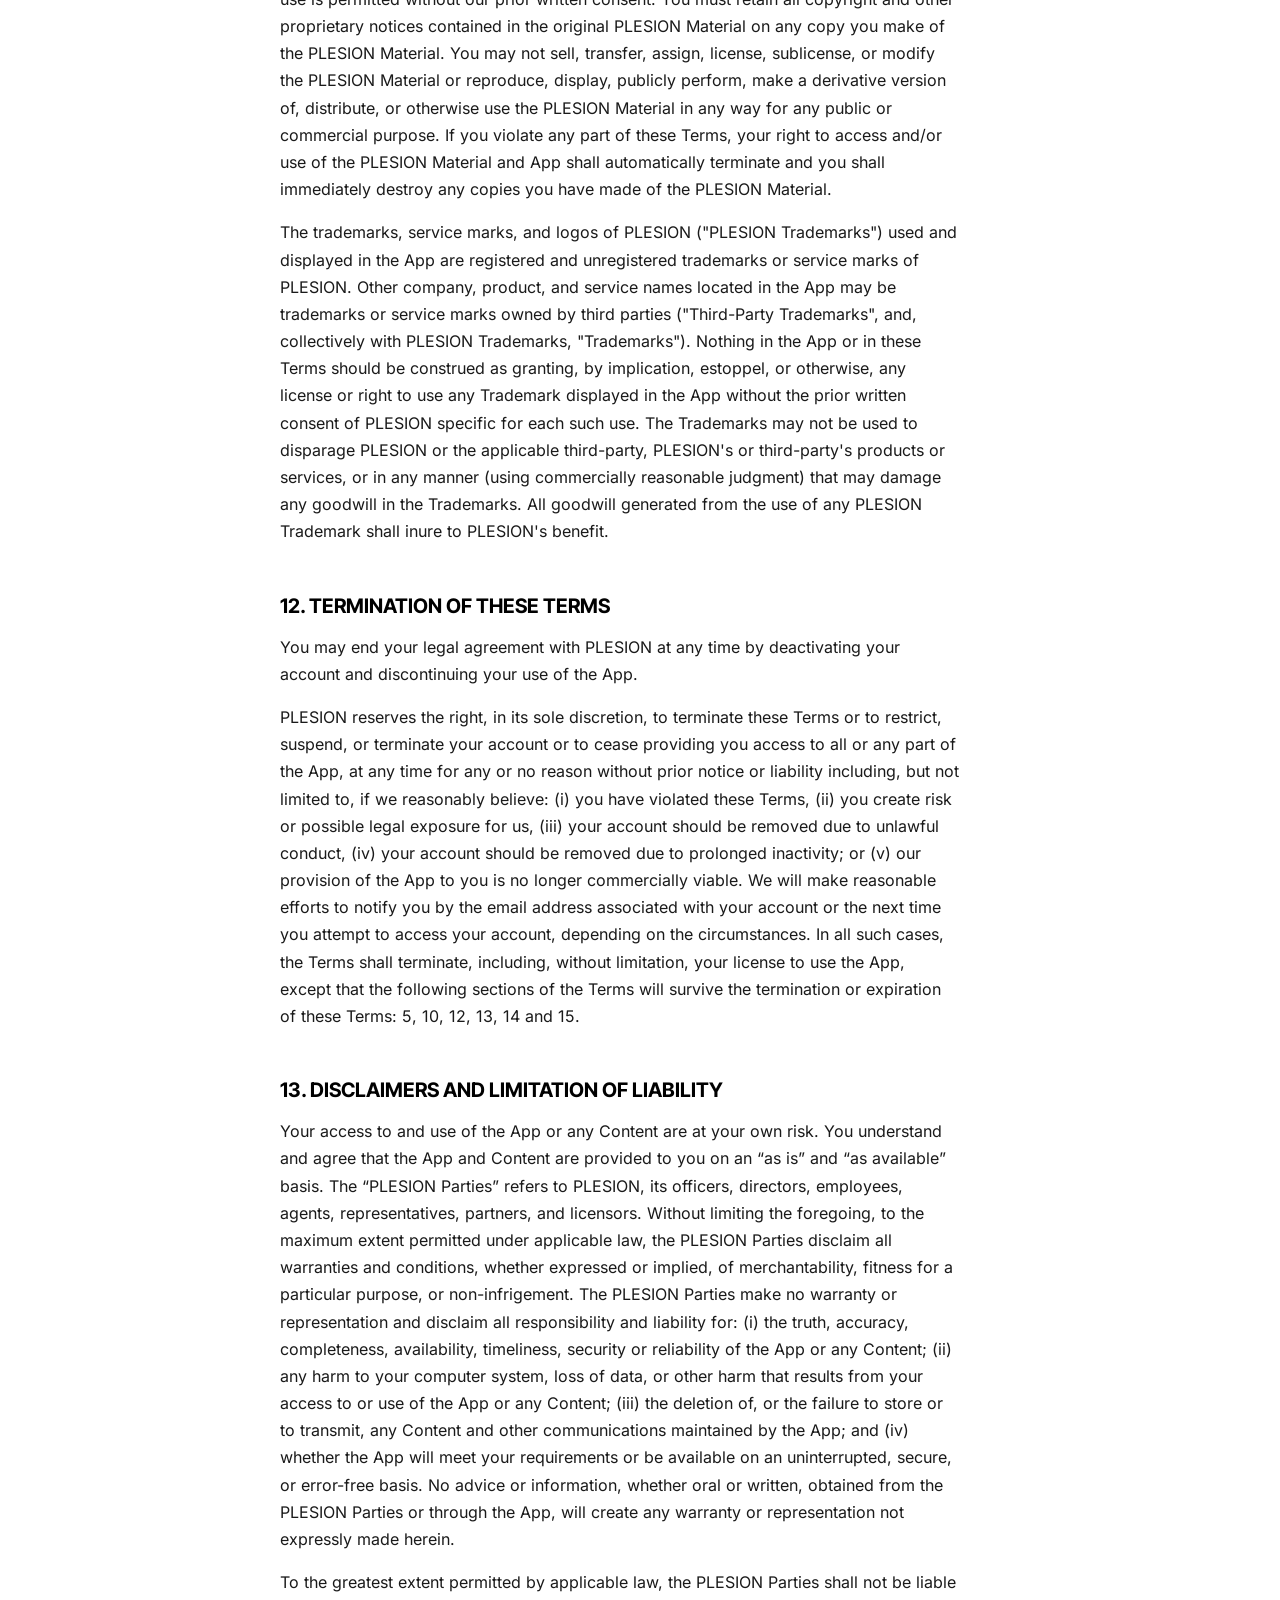
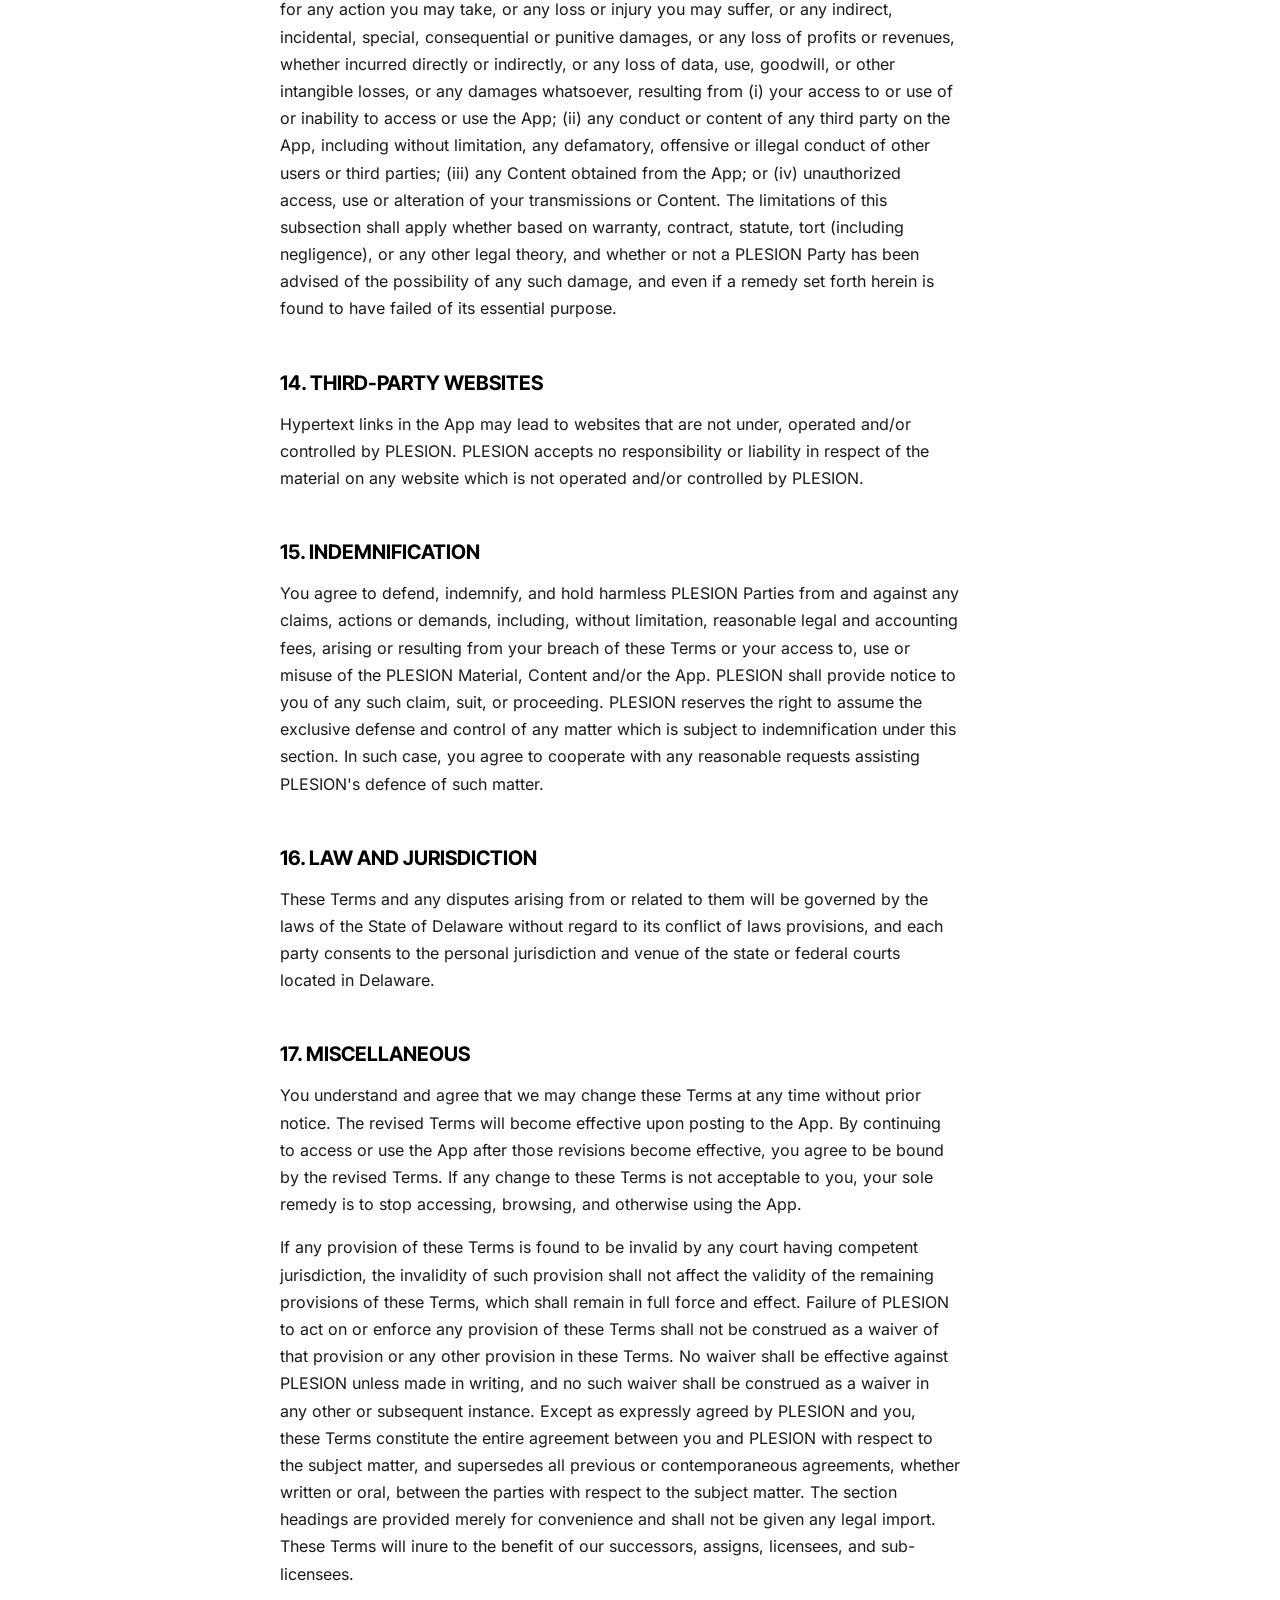
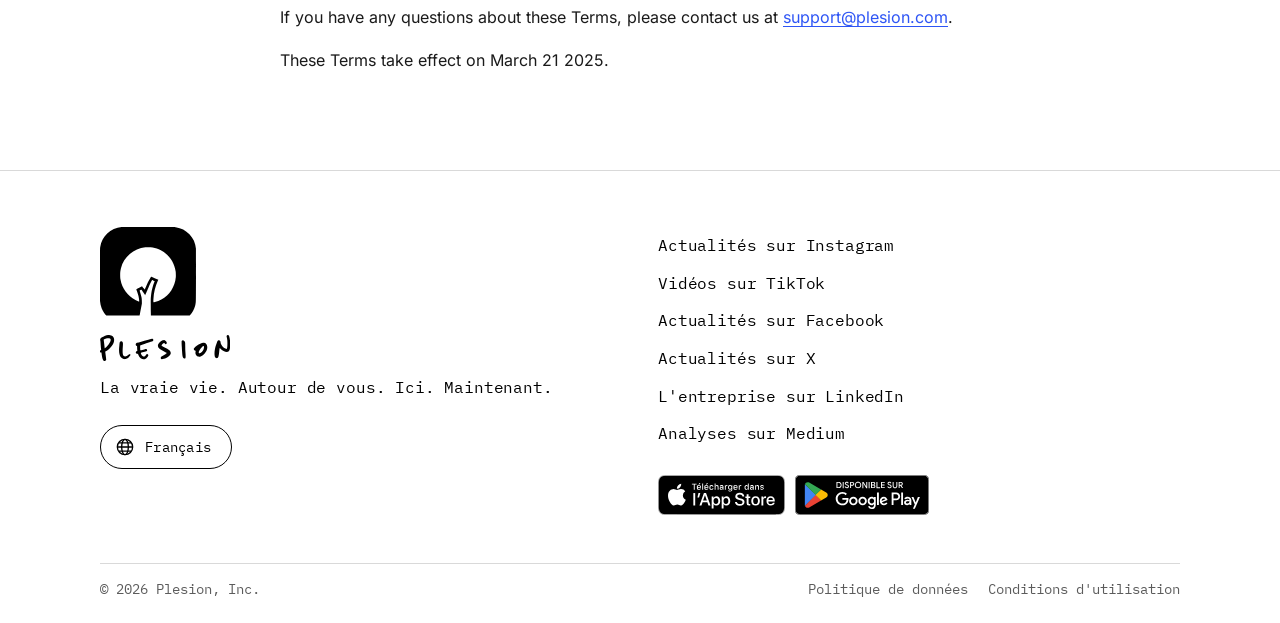
<file: fr/terms-of-service.html>
<!doctype html>
<html lang="fr">
<head>
  <meta charset="utf-8">
  <meta name="viewport" content="width=device-width, initial-scale=1">
  <meta name="theme-color" content="#ffffff">
  <title>Conditions d'utilisation | PLESION</title>
  <meta name="description" content="Les conditions d'utilisation de PLESION. Document en anglais.">
  <link rel="icon" href="/assets/favicon.ico" sizes="any">
  <link rel="icon" type="image/png" sizes="32x32" href="/assets/favicon-32.png">
  <link rel="apple-touch-icon" href="/assets/apple-touch-icon.png">
  <meta name="robots" content="noindex">
  <link rel="canonical" href="https://plesion.com/terms-of-service">
  <meta property="og:title" content="Conditions d'utilisation | PLESION">
  <meta property="og:description" content="Les conditions d'utilisation de PLESION. Document en anglais.">
  <meta property="og:type" content="website">
  <meta property="og:url" content="https://plesion.com/terms-of-service">
  <meta property="og:image" content="https://plesion.com/assets/og-image.jpg">
  <meta property="og:image:width" content="1200">
  <meta property="og:image:height" content="630">
  <meta property="og:image:alt" content="PLESION: See what's alive around you.">
  <meta property="og:site_name" content="PLESION">
  <meta name="twitter:card" content="summary_large_image">
  <link rel="preload" href="/assets/fonts/inter-tight-latin-700-normal.woff2" as="font" type="font/woff2" crossorigin>
  <link rel="preload" href="/assets/fonts/ibm-plex-mono-latin-400-normal.woff2" as="font" type="font/woff2" crossorigin>
  <link rel="stylesheet" href="/styles.css?v=20261006-1">
</head>
<body class="light">
  <a class="skip" href="#main">Aller au contenu</a>

  <header class="site-header">
    <div class="wrap">
      <a class="logo" href="/fr/" aria-label="Accueil PLESION"><img class="brand-icon" src="/assets/logo-app.svg" alt="" width="40" height="40"><span class="brand-word" aria-hidden="true"></span></a>
      <nav class="legal-tabs" aria-label="Documents juridiques"><a href="/fr/data-policy">Politique de données</a><a href="/fr/terms-of-service" aria-current="page">Conditions d'utilisation</a></nav>
    </div>
  </header>

  <main id="main" class="legal">
    <div class="wrap">
      <div class="legal-title">
        <h1>Conditions d'utilisation</h1>
        <p class="legal-note">Ce document est disponible en anglais uniquement.</p>
      </div>
      <article lang="en">
        <h2>1. Your acceptance of the Terms of Service</h2>
        <p>These Terms of Service (the "Terms") describe your legal rights and responsibilities when using the mobile application and website provided by Plesion, Inc.</p>
        <p>For the purposes of these Terms, both the mobile application and the website provided by Plesion, Inc. shall be referred to as the "App".</p>
        <p>These Terms create a legal and binding agreement between you and Plesion, Inc. (“PLESION” or “we” or “us”).</p>
        <p>These Terms govern your access to and use of the App, and any information, text, links, graphics, photos, audio, videos, or other materials or arrangements of materials uploaded, downloaded or appearing on the App (collectively referred to as “Content”).</p>
        <p>By using the App, you agree to be bound by these Terms. If you do not accept or agree with any part of these Terms, you must not access or use the App.</p>
        <h2>2. Who may use the App</h2>
        <p>You may use the App only if you agree to form a binding contract with PLESION and are not a person barred from receiving our services under the laws of the applicable jurisdiction. In any case, you must be at least 13 years old to use or access the App. If you are accepting these Terms and using the App on behalf of a company, organization, government, or other legal entity, you represent and warrant that you are authorized to do so and have the authority to bind such entity to these Terms, in which case the words “you” and “your” as used in these Terms shall refer to such entity.</p>
        <p>If you are between 13 and 18 years old, you represent and agree that you have the legal consent of your parent or guardian to access and use the App. If you are a parent or guardian of a minor who has registered for or used the App without your consent, please contact us at <a href="mailto:support@plesion.com">support@plesion.com</a>.</p>
        <h2>3. Data Policy</h2>
        <p>Your access to and use of the App is also subject to PLESION's <a href="/data-policy">Data Policy</a>. By accepting these Terms, you also confirm that you have reviewed and understand our Data Policy, and you acknowledge that any information shared by, or collected from or about you may be used by PLESION in accordance with our Data Policy, as it is updated or changed from time to time.</p>
        <h2>4. Content on the App</h2>
        <p>You are responsible for your use of the App and for any Content you provide, including compliance with applicable laws, rules, and regulations.</p>
        <p>You should only provide Content that you are comfortable sharing with others.</p>
        <p>You should not post Content that is offensive, insensitive, upsetting, intended to disgust, in exceptionally poor taste, or just plain creepy (collectively referred to as “Objectionable Content”). Examples of such Content include: defamatory, discriminatory, or mean-spirited Content, Content that encourages violence, overtly sexual or pornographic material.</p>
        <p>There is no tolerance for Objectionable Content or abusive users on the App.</p>
        <p>We reserve the right to terminate the accounts of abusive users and to remove Objectionable Content as well as Content that we have reason to believe violates applicable laws, rules, and regulations.</p>
        <p>Any use or reliance on any Content or materials posted via the App or obtained by you through the App is at your own risk. We do not endorse, support, represent or guarantee the completeness, truthfulness, accuracy, or reliability of any Content or communications posted via the App or endorse any opinions expressed via the App. You understand that by using the App, you may be exposed to Content that might be offensive, harmful, inaccurate or otherwise inappropriate, or in some cases, postings that have been mislabeled or are otherwise deceptive. All Content is the sole responsibility of the person who originated such Content. We may not monitor or control the Content posted via the App and we cannot take responsibility for such Content.</p>
        <p>We reserve the right to reclaim usernames on behalf of businesses or individuals that hold legal claim or trademark on those usernames.</p>
        <p>If you believe that your Content has been copied in a way that constitutes copyright infringement, please report this by contacting us at <a href="mailto:support@plesion.com">support@plesion.com</a>.</p>
        <h2>5. Your rights and grant of rights in the Content</h2>
        <p>PLESION does not claim ownership of your Content. You retain your rights to any Content you submit, post or display on or through the App.</p>
        <p>By submitting, posting or displaying Content on or through the App, you grant us a worldwide, non-exclusive, royalty-free and irrevocable license (with the right to sublicense) to use, copy, reproduce, process, adapt, modify, translate, publish, transmit, display and distribute such Content in any and all media or distribution methods (now known or later developed). You agree that this license includes the right for PLESION to provide, promote, and improve part or all of the App (and derivative works thereof) and to make Content submitted to or through the App available to other companies, organizations or individuals for the syndication, broadcast, distribution, promotion or publication of such Content on other media and services (including, without limitation, third party websites and feeds), subject to our terms and conditions for such Content use. Such additional uses by PLESION, or other companies, organizations or individuals, may be made with no compensation paid to you with respect to the Content that you submit, post, transmit or otherwise make available through the App.</p>
        <p>You understand that we may modify or adapt your Content as it is distributed, syndicated, published, or broadcast by us and our partners and/or make changes to your Content in order to adapt the Content to different media.</p>
        <p>You represent and warrant that you have, or have obtained, all rights, licenses, consents, permissions, power and/or authority necessary to grant the rights granted herein for any Content that you submit, post or display on or through the App. You agree that such Content will not contain material subject to copyright or other proprietary rights, unless you have necessary permission or are otherwise legally entitled to post the material and to grant PLESION the license described above.</p>
        <h2>6. Using the Services</h2>
        <p>You may use the software provided to you as part of the App (the “Services”) only in compliance with these Terms and all applicable laws, rules and regulations.</p>
        <p>PLESION reserves the right to change, suspend, or discontinue all or any part of the App at any time without prior notice or liability. We also retain the right to create limits on use and storage at our sole discretion at any time. We may also remove or refuse to distribute any Content on the App, suspend or terminate users, and reclaim usernames without liability to you.</p>
        <p>Making the App reliable means we need to fix bugs, install updates and do general diagnosis and maintenance. We do not guarantee that the App will be functioning at all times.</p>
        <p>In consideration for PLESION granting you access to and use of the App, you agree that PLESION and its third-party providers and partners may place advertising on the Services or in connection with the display of Content or information from the App whether submitted by you or others.</p>
        <p>You also agree not to misuse our App, for example, by interfering with them or accessing them using a method other than the interface and the instructions that we provide.</p>
        <p>You agree not to: (a) take any action that imposes an unreasonable load on the App's infrastructure, (b) use any device, software or routine to interfere or attempt to interfere with the proper working of the App or any activity being conducted in the App, (c) attempt to decipher, decompile, disassemble or reverse engineer any of the software comprising or making up the App, (d) delete or alter any material posted on the App by PLESION or any other person or entity.</p>
        <p>You may not do any of the following while accessing or using the App: (i) access, tamper with, or use non-public areas of the App, PLESION’s computer systems, or the technical delivery systems of PLESION’s providers; (ii) probe, scan, or test the vulnerability of any system or network or breach or circumvent any security or authentication measures; (iii) access or search or attempt to access or search the App by any means (automated or otherwise) other than through our currently available, published interfaces that are provided by PLESION (and only pursuant to the applicable terms and conditions), unless you have been specifically allowed to do so in a separate agreement with PLESION (NOTE: crawling the App is permissible if done in accordance with the provisions of the robots.txt file, however, scraping the App without the prior consent of PLESION is expressly prohibited); (iv) forge any TCP/IP packet header or any part of the header information in any email or posting, or in any way use the App to send altered, deceptive or false source-identifying information; or (v) interfere with, or disrupt, (or attempt to do so), the access of any user, host or network, including, without limitation, sending a virus, overloading, flooding, spamming, mail-bombing the App, or by scripting the creation of Content in such a manner as to interfere with or create an undue burden on the App.</p>
        <p>We also reserve the right to access, read, preserve, and disclose any information as we reasonably believe is necessary to (i) satisfy any applicable law, regulation, legal process or governmental request, (ii) enforce the Terms, including investigation of potential violations hereof, (iii) detect, prevent, or otherwise address fraud, security or technical issues, (iv) respond to user support requests, or (v) protect the rights, property or safety of PLESION, its users and the public. PLESION does not disclose personally-identifying information to third parties except in accordance with our Privacy Policy.</p>
        <h2>7. Your account</h2>
        <p>To use the PLESION application, you will need to create an account by providing information such as your name, username and email address or your Facebook, Google or Apple log-in details.</p>
        <p>You can control most communications from the App. We may need to provide you with certain communications, such as service announcements and administrative messages. These communications are considered part of the App and your account, and you may not be able to opt-out from receiving them.</p>
        <h2>8. Account security</h2>
        <p>Your account is personal to you, and you may not share your account information with, or allow access to your account by, any third party. Because you will be responsible for all activity that happens under your access credentials, you agree to use reasonable efforts to prevent unauthorised access to or use of your PLESION account, and to protect the confidentiality of your log-in information and of any device that you use to access the App. You agree to let us know immediately if there is a breach in secrecy of your log-in information by notifying us at: <a href="mailto:support@plesion.com">support@plesion.com</a>. You will be solely responsible for any losses incurred by us and others due to any unauthorised use of your account.</p>
        <h2>9. Child safety</h2>
        <p>PLESION strictly prohibits any content that promotes or facilitates child sexual abuse and exploitation (CSAE). We have established and enforce a clear set of standards to prevent the sharing or distribution of any illegal, harmful, or inappropriate content related to CSAE. Any user found violating these standards will have their account suspended or terminated, and the incident will be reported to the relevant authorities.</p>
        <p>PLESION provides users with a clear and accessible in-app mechanism to report concerns related to child safety, inappropriate content, or any other issues that may arise. We encourage users, parents, and guardians to provide feedback or report any suspicious activity to help maintain a safe environment. PLESION has a zero-tolerance policy for the sharing or distribution of child sexual abuse material (CSAM). Any detected CSAM will result in immediate removal of the content, suspension of the user’s account, and reporting to the relevant authorities as required by law. PLESION is committed to complying with all applicable child safety laws, including but not limited to the Children’s Online Privacy Protection Act (COPPA) and any other local or international regulations that safeguard children online. We continually monitor and update our practices to ensure we remain fully compliant with such laws. PLESION has designated a child safety point of contact for reporting any concerns, violations, or questions related to child safety. If you believe that we have inadvertently collected personal information from a child under the age of 13, or if you have concerns about any child safety issues, please reach out to us immediately at <a href="mailto:support@plesion.com">support@plesion.com</a>.</p>
        <h2>10. Your license to use the Services</h2>
        <p>PLESION gives you a personal, worldwide, royalty-free, non-assignable and non-exclusive license to use the Services. This license has the sole purpose of enabling you to use and enjoy the benefit of the App as provided by PLESION, in the manner permitted by these Terms.</p>
        <h2>11. Intellectual property</h2>
        <p>The App is protected by copyright, trademark, and other laws of both the United States and other countries. Nothing in the Terms gives you a right to use the PLESION name or any of the PLESION trademarks, logos, domain names, and other distinctive brand features. All right, title, and interest in and to the App (excluding Content provided by users) are and will remain the exclusive property of PLESION and its licensors. Any feedback, comments, or suggestions you may provide regarding PLESION, or the App is entirely voluntary and we will be free to use such feedback, comments or suggestions as we see fit and without any obligation to you.</p>
        <p>The App contains material, including but not limited to software, text, graphics and images (collectively referred to as the "PLESION Material"). We may own the PLESION Material or portions of the PLESION Material may be made available to us through agreements that we have with third parties.</p>
        <p>Unauthorised use of the PLESION Material may result in violation of copyright, trademark, and other laws. You have no rights in or to the PLESION Material, and you will not use, copy or display the PLESION Material except as permitted under these Terms. No other use is permitted without our prior written consent. You must retain all copyright and other proprietary notices contained in the original PLESION Material on any copy you make of the PLESION Material. You may not sell, transfer, assign, license, sublicense, or modify the PLESION Material or reproduce, display, publicly perform, make a derivative version of, distribute, or otherwise use the PLESION Material in any way for any public or commercial purpose. If you violate any part of these Terms, your right to access and/or use of the PLESION Material and App shall automatically terminate and you shall immediately destroy any copies you have made of the PLESION Material.</p>
        <p>The trademarks, service marks, and logos of PLESION ("PLESION Trademarks") used and displayed in the App are registered and unregistered trademarks or service marks of PLESION. Other company, product, and service names located in the App may be trademarks or service marks owned by third parties ("Third-Party Trademarks", and, collectively with PLESION Trademarks, "Trademarks"). Nothing in the App or in these Terms should be construed as granting, by implication, estoppel, or otherwise, any license or right to use any Trademark displayed in the App without the prior written consent of PLESION specific for each such use. The Trademarks may not be used to disparage PLESION or the applicable third-party, PLESION's or third-party's products or services, or in any manner (using commercially reasonable judgment) that may damage any goodwill in the Trademarks. All goodwill generated from the use of any PLESION Trademark shall inure to PLESION's benefit.</p>
        <h2>12. Termination of these Terms</h2>
        <p>You may end your legal agreement with PLESION at any time by deactivating your account and discontinuing your use of the App.</p>
        <p>PLESION reserves the right, in its sole discretion, to terminate these Terms or to restrict, suspend, or terminate your account or to cease providing you access to all or any part of the App, at any time for any or no reason without prior notice or liability including, but not limited to, if we reasonably believe: (i) you have violated these Terms, (ii) you create risk or possible legal exposure for us, (iii) your account should be removed due to unlawful conduct, (iv) your account should be removed due to prolonged inactivity; or (v) our provision of the App to you is no longer commercially viable. We will make reasonable efforts to notify you by the email address associated with your account or the next time you attempt to access your account, depending on the circumstances. In all such cases, the Terms shall terminate, including, without limitation, your license to use the App, except that the following sections of the Terms will survive the termination or expiration of these Terms: 5, 10, 12, 13, 14 and 15.</p>
        <h2>13. Disclaimers and limitation of liability</h2>
        <p>Your access to and use of the App or any Content are at your own risk. You understand and agree that the App and Content are provided to you on an “as is” and “as available” basis. The “PLESION Parties” refers to PLESION, its officers, directors, employees, agents, representatives, partners, and licensors. Without limiting the foregoing, to the maximum extent permitted under applicable law, the PLESION Parties disclaim all warranties and conditions, whether expressed or implied, of merchantability, fitness for a particular purpose, or non-infrigement. The PLESION Parties make no warranty or representation and disclaim all responsibility and liability for: (i) the truth, accuracy, completeness, availability, timeliness, security or reliability of the App or any Content; (ii) any harm to your computer system, loss of data, or other harm that results from your access to or use of the App or any Content; (iii) the deletion of, or the failure to store or to transmit, any Content and other communications maintained by the App; and (iv) whether the App will meet your requirements or be available on an uninterrupted, secure, or error-free basis. No advice or information, whether oral or written, obtained from the PLESION Parties or through the App, will create any warranty or representation not expressly made herein.</p>
        <p>To the greatest extent permitted by applicable law, the PLESION Parties shall not be liable for any action you may take, or any loss or injury you may suffer, or any indirect, incidental, special, consequential or punitive damages, or any loss of profits or revenues, whether incurred directly or indirectly, or any loss of data, use, goodwill, or other intangible losses, or any damages whatsoever, resulting from (i) your access to or use of or inability to access or use the App; (ii) any conduct or content of any third party on the App, including without limitation, any defamatory, offensive or illegal conduct of other users or third parties; (iii) any Content obtained from the App; or (iv) unauthorized access, use or alteration of your transmissions or Content. The limitations of this subsection shall apply whether based on warranty, contract, statute, tort (including negligence), or any other legal theory, and whether or not a PLESION Party has been advised of the possibility of any such damage, and even if a remedy set forth herein is found to have failed of its essential purpose.</p>
        <h2>14. Third-party websites</h2>
        <p>Hypertext links in the App may lead to websites that are not under, operated and/or controlled by PLESION. PLESION accepts no responsibility or liability in respect of the material on any website which is not operated and/or controlled by PLESION.</p>
        <h2>15. Indemnification</h2>
        <p>You agree to defend, indemnify, and hold harmless PLESION Parties from and against any claims, actions or demands, including, without limitation, reasonable legal and accounting fees, arising or resulting from your breach of these Terms or your access to, use or misuse of the PLESION Material, Content and/or the App. PLESION shall provide notice to you of any such claim, suit, or proceeding. PLESION reserves the right to assume the exclusive defense and control of any matter which is subject to indemnification under this section. In such case, you agree to cooperate with any reasonable requests assisting PLESION's defence of such matter.</p>
        <h2>16. Law and jurisdiction</h2>
        <p>These Terms and any disputes arising from or related to them will be governed by the laws of the State of Delaware without regard to its conflict of laws provisions, and each party consents to the personal jurisdiction and venue of the state or federal courts located in Delaware.</p>
        <h2>17. Miscellaneous</h2>
        <p>You understand and agree that we may change these Terms at any time without prior notice. The revised Terms will become effective upon posting to the App. By continuing to access or use the App after those revisions become effective, you agree to be bound by the revised Terms. If any change to these Terms is not acceptable to you, your sole remedy is to stop accessing, browsing, and otherwise using the App.</p>
        <p>If any provision of these Terms is found to be invalid by any court having competent jurisdiction, the invalidity of such provision shall not affect the validity of the remaining provisions of these Terms, which shall remain in full force and effect. Failure of PLESION to act on or enforce any provision of these Terms shall not be construed as a waiver of that provision or any other provision in these Terms. No waiver shall be effective against PLESION unless made in writing, and no such waiver shall be construed as a waiver in any other or subsequent instance. Except as expressly agreed by PLESION and you, these Terms constitute the entire agreement between you and PLESION with respect to the subject matter, and supersedes all previous or contemporaneous agreements, whether written or oral, between the parties with respect to the subject matter. The section headings are provided merely for convenience and shall not be given any legal import. These Terms will inure to the benefit of our successors, assigns, licensees, and sub-licensees.</p>
        <p>If you have any questions about these Terms, please contact us at <a href="mailto:support@plesion.com">support@plesion.com</a>.</p>
        <p>These Terms take effect on March 21 2025.</p>
      </article>
    </div>
  </main>

  <footer class="site-footer">
    <div class="wrap">
      <div class="footer-grid">
        <div class="footer-brand">
          <a class="footer-logo" href="/fr/" aria-label="Accueil PLESION">
            <img class="footer-icon" src="/assets/logo-app.svg" alt="" width="96" height="96">
            <span class="brand-word footer-word" aria-hidden="true"></span>
          </a>
          <p class="footer-tag"><span>La vraie vie. Autour de vous.</span> <span>Ici. Maintenant.</span></p>
          <!-- lang:switch --><div class="lang"><button class="lang-btn" type="button" aria-expanded="false" aria-controls="lang-panel" aria-label="Langue: Français"><svg class="lang-globe" viewBox="0 0 24 24" aria-hidden="true" focusable="false"><g fill="none" stroke="currentColor" stroke-width="1.6"><circle cx="12" cy="12" r="9.2"/><ellipse cx="12" cy="12" rx="4" ry="9.2"/><path d="M3 12h18M4.6 7h14.8M4.6 17h14.8"/></g></svg><span>Français</span></button><div class="lang-panel" id="lang-panel" role="dialog" aria-label="Choisir une langue" tabindex="-1" hidden><div class="lang-head"><p>Choisir une langue</p><button class="lang-close" type="button" aria-label="Fermer">×</button></div><ul><li><a href="/terms-of-service" lang="en" hreflang="en" data-lang="en">English</a></li><li><a href="/fr/terms-of-service" lang="fr" hreflang="fr" data-lang="fr" aria-current="true">Français<svg class="lang-check" viewBox="0 0 24 24" aria-hidden="true" focusable="false"><path d="M5 12.5l4.2 4.2L19 7" fill="none" stroke="currentColor" stroke-width="2"/></svg></a></li><li><a href="/it/terms-of-service" lang="it" hreflang="it" data-lang="it">Italiano</a></li></ul></div><div class="lang-veil" hidden></div></div><!-- /lang:switch -->
        </div>
        <nav class="footer-social" aria-label="PLESION sur les réseaux sociaux et les boutiques d'applications">
          <ul>
            <li><a href="https://www.instagram.com/plesionapp/" target="_blank" rel="noopener">Actualités sur Instagram</a></li>
            <li><a href="https://www.tiktok.com/@plesionapp" target="_blank" rel="noopener">Vidéos sur TikTok</a></li>
            <li><a href="https://www.facebook.com/plesionapp" target="_blank" rel="noopener">Actualités sur Facebook</a></li>
            <li><a href="https://x.com/PlesionApp" target="_blank" rel="noopener">Actualités sur X</a></li>
            <li><a href="https://www.linkedin.com/company/plesion" target="_blank" rel="noopener">L'entreprise sur LinkedIn</a></li>
            <li><a href="https://plesion.medium.com/" target="_blank" rel="noopener">Analyses sur Medium</a></li>
          </ul>
          <div class="foot-dl">
            <a class="badge" href="https://apps.apple.com/app/apple-store/id1502237943?pt=123825760&amp;ct=website-footer&amp;mt=8"><img src="/assets/badge-app-store-fr.svg" alt="Télécharger dans l'App Store" width="127" height="40"></a>
            <a class="badge" href="https://play.google.com/store/apps/details?id=com.vantino.plesion&amp;referrer=utm_source%3Dwebsite-footer%26utm_medium%3Dwebsite%26utm_campaign%3Dbadge"><img src="/assets/badge-google-play-fr.svg" alt="Disponible sur Google Play" width="135" height="40"></a>
          </div>
        </nav>
      </div>
      <div class="footer-base">
        <p class="copyright">© 2026 Plesion, Inc.</p>
        <nav aria-label="Mentions légales">
          <ul class="footer-legal">
            <li><a href="/fr/data-policy">Politique de données</a></li>
            <li><a href="/fr/terms-of-service">Conditions d'utilisation</a></li>
          </ul>
        </nav>
      </div>
    </div>
  </footer>
  <script src="/assets/lang.js?v=20261005-1" defer></script>
  <!-- Cloudflare Web Analytics --><script defer src='https://static.cloudflareinsights.com/beacon.min.js' data-cf-beacon='{"token": "6d3f76ef62d545f2af6ae02d0a30a107"}'></script><!-- End Cloudflare Web Analytics -->
</body>
</html>
</file>
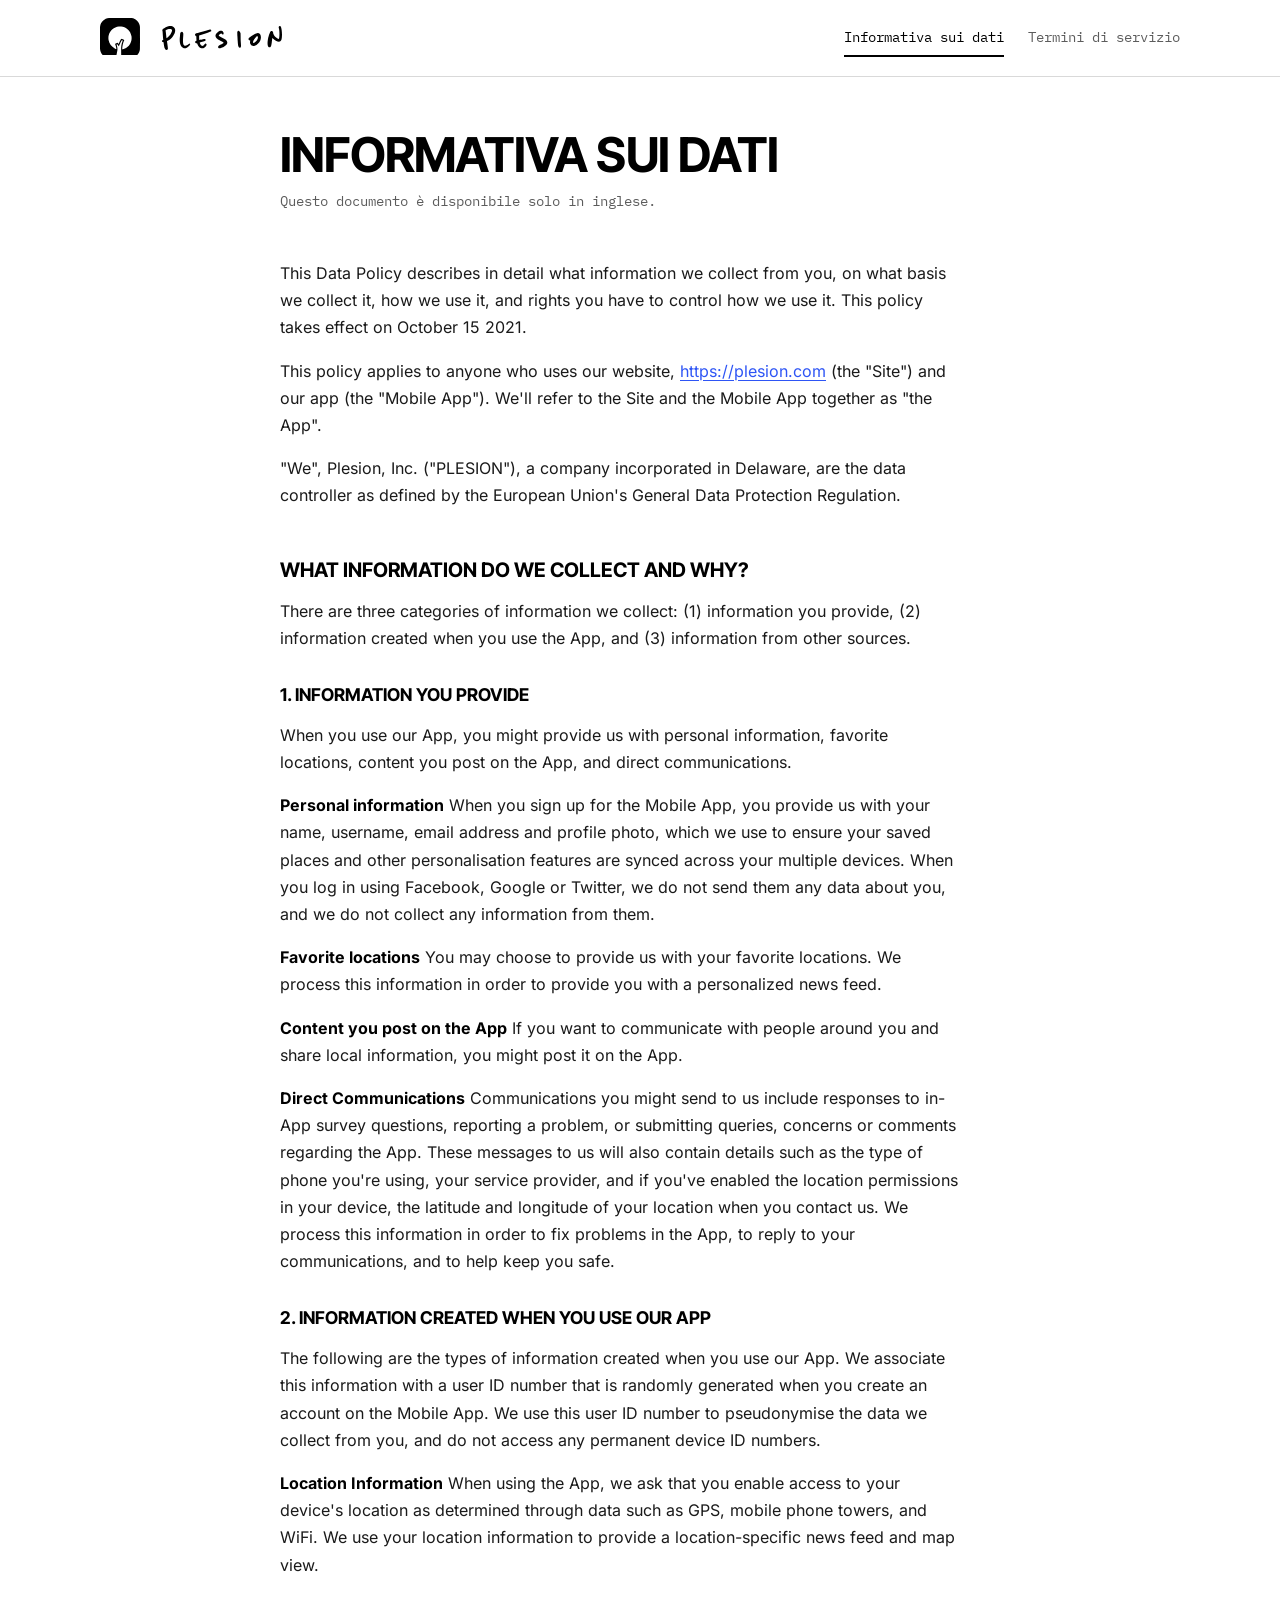
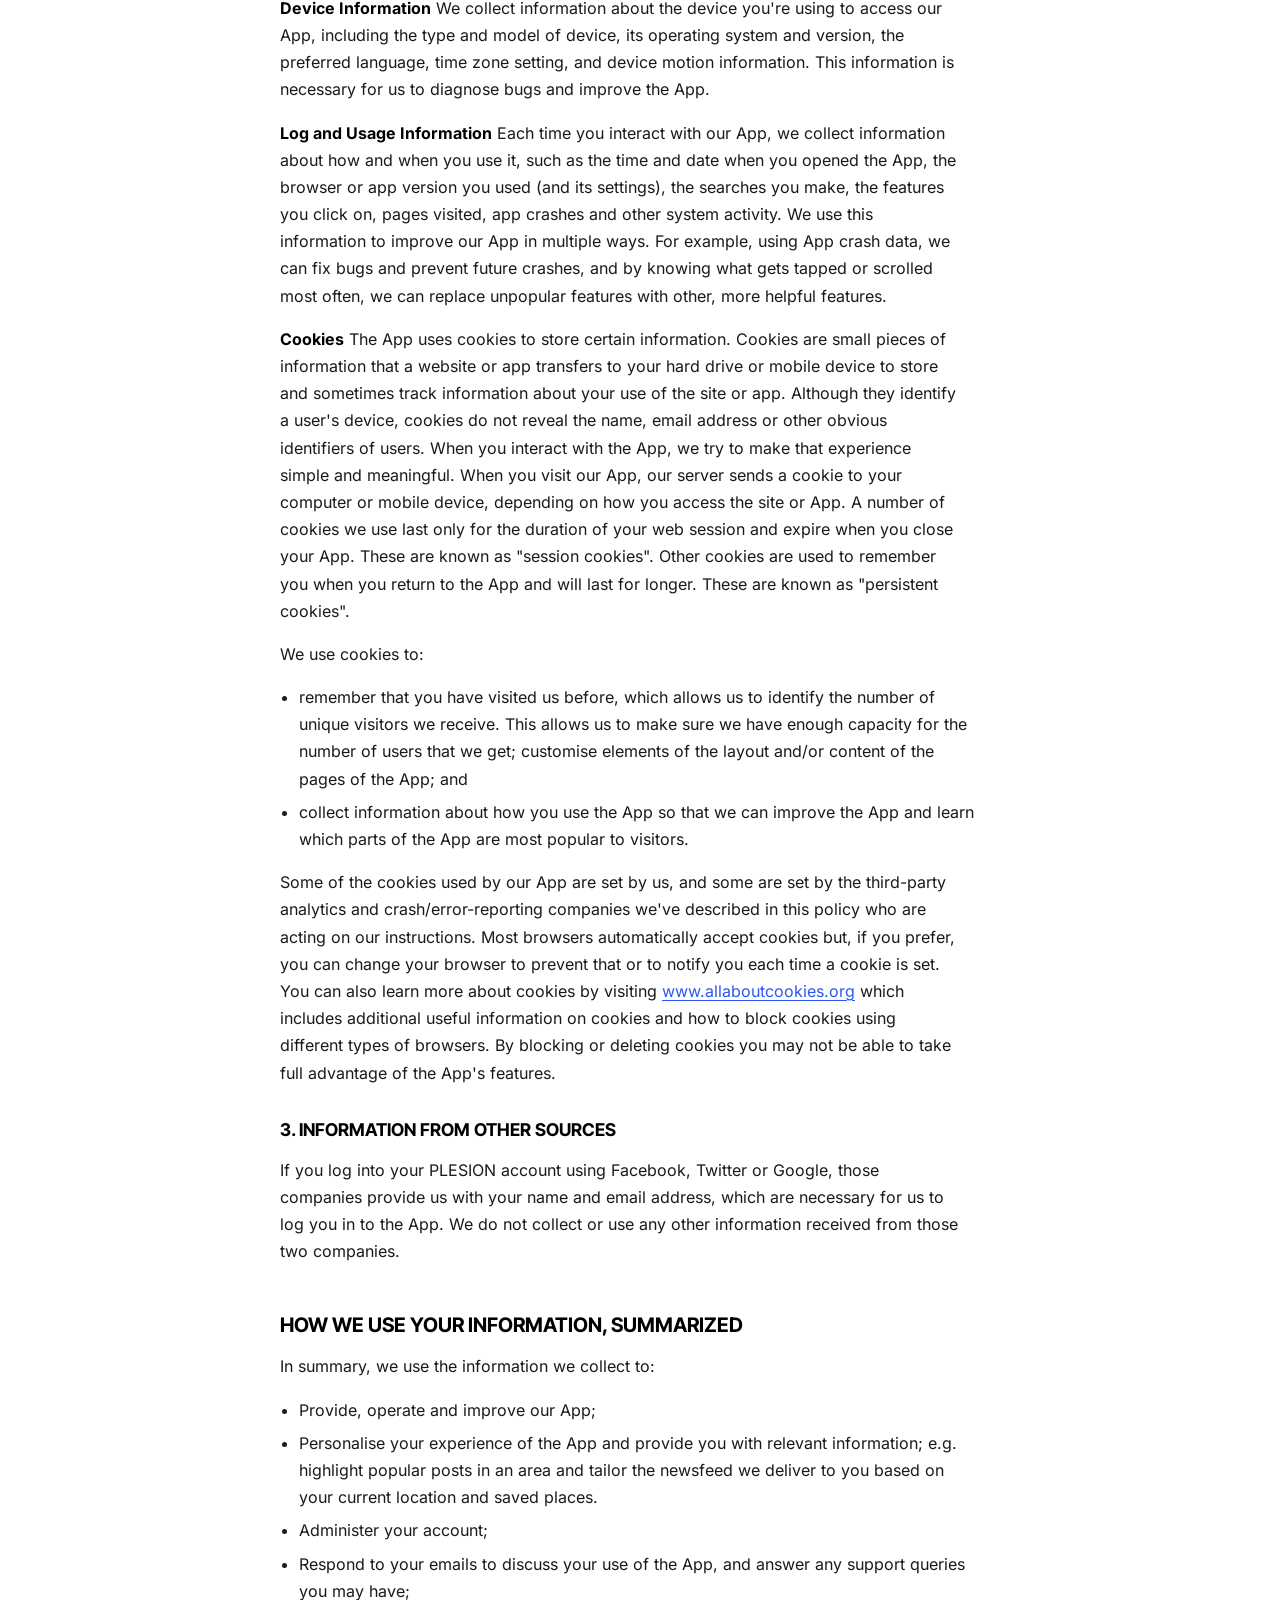
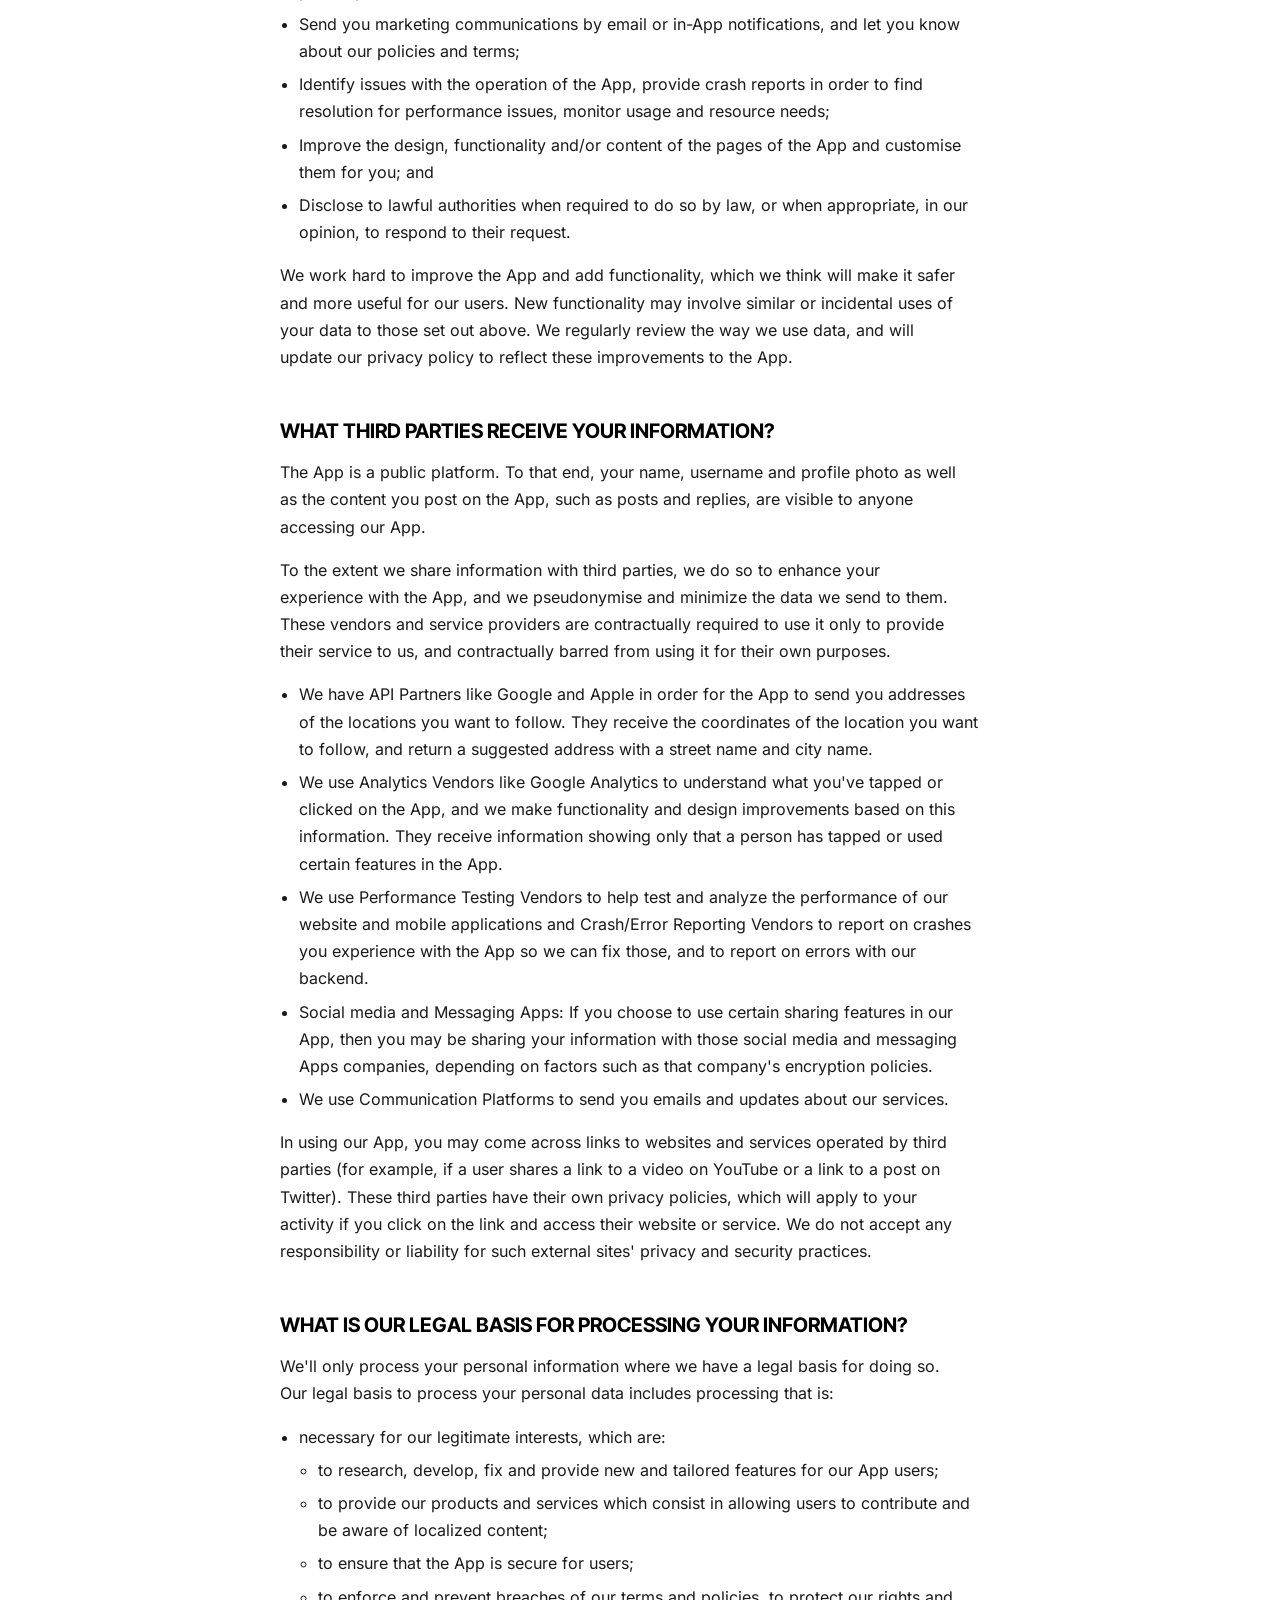
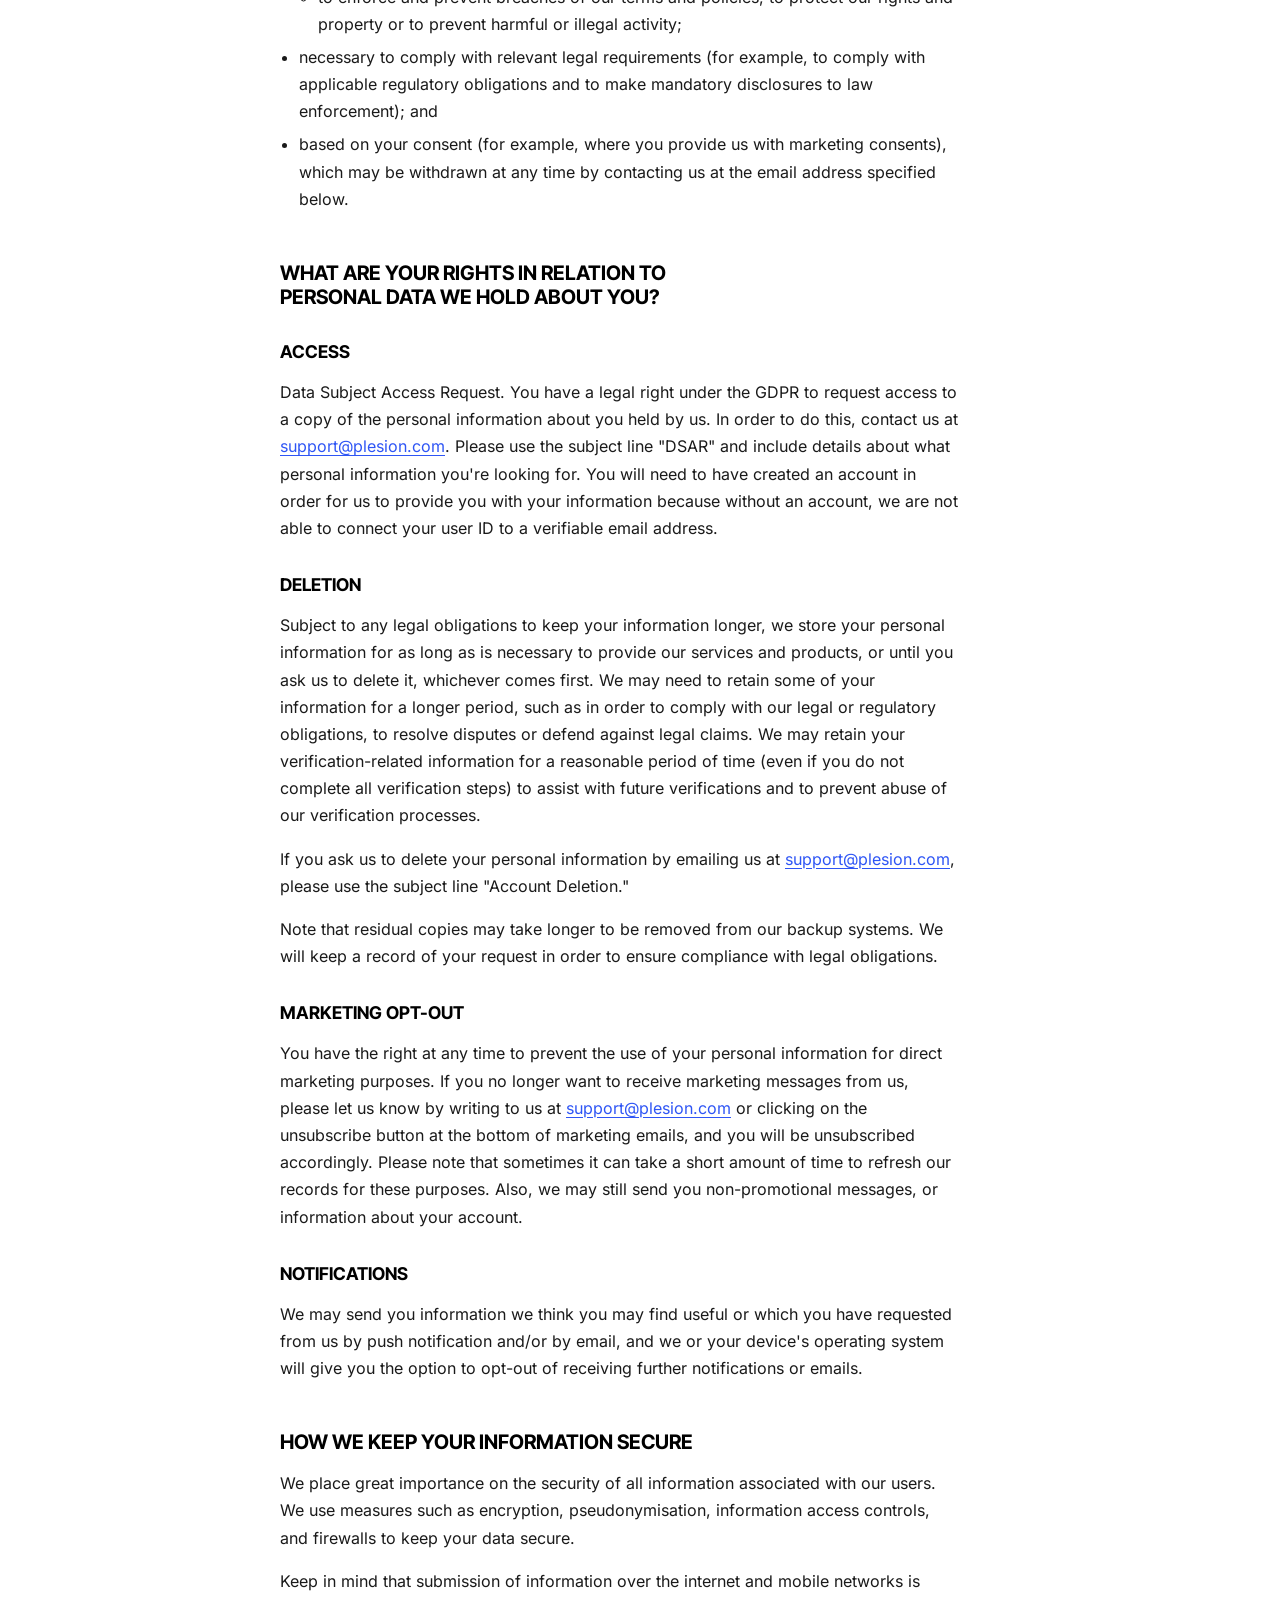
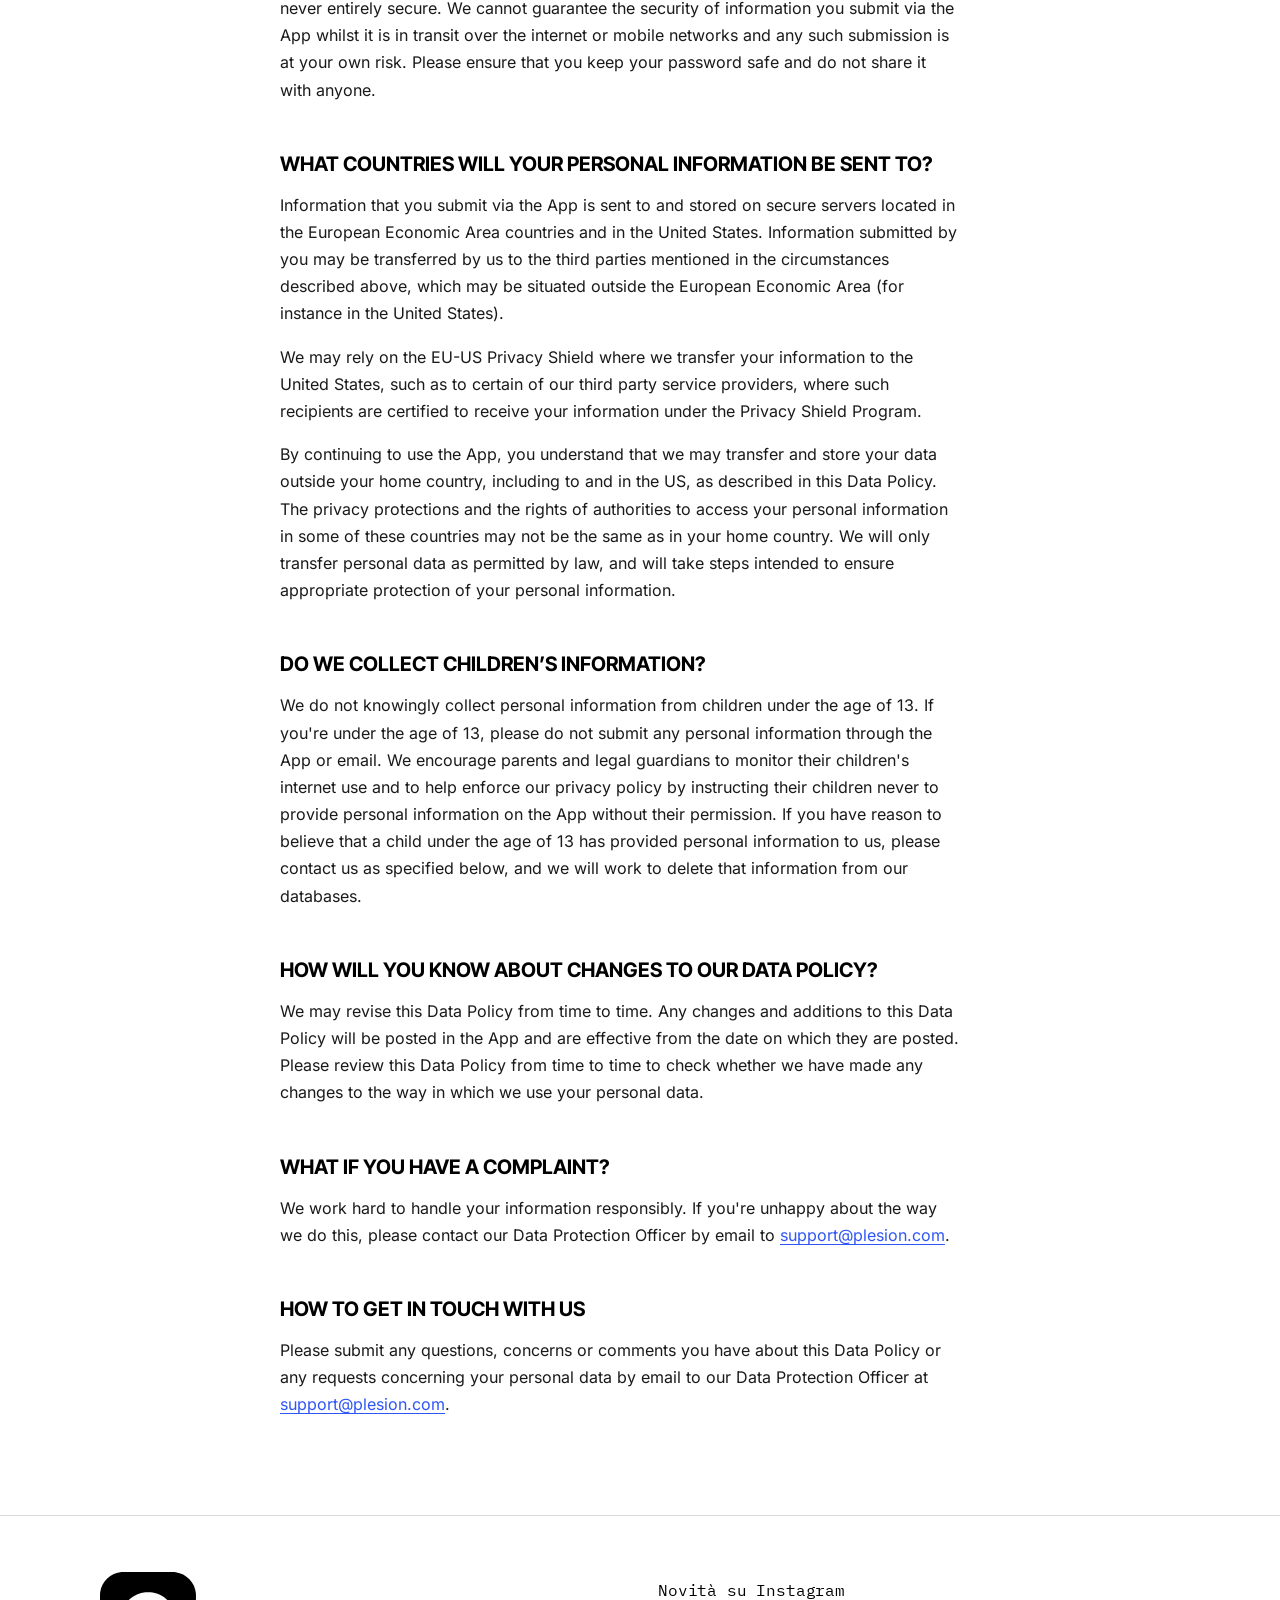
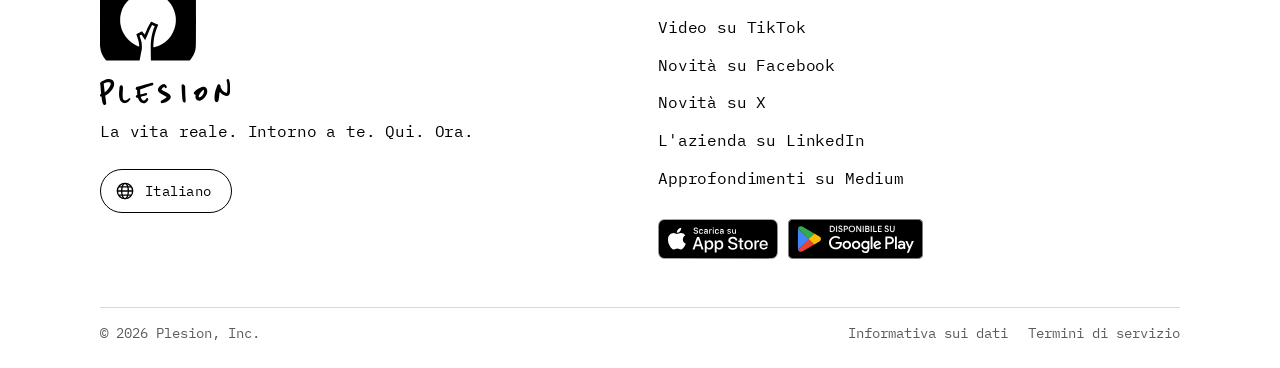
<file: it/data-policy.html>
<!doctype html>
<html lang="it">
<head>
  <meta charset="utf-8">
  <meta name="viewport" content="width=device-width, initial-scale=1">
  <meta name="theme-color" content="#ffffff">
  <title>Informativa sui dati | PLESION</title>
  <meta name="description" content="Come PLESION tratta i tuoi dati. Documento in inglese.">
  <link rel="icon" href="/assets/favicon.ico" sizes="any">
  <link rel="icon" type="image/png" sizes="32x32" href="/assets/favicon-32.png">
  <link rel="apple-touch-icon" href="/assets/apple-touch-icon.png">
  <meta name="robots" content="noindex">
  <link rel="canonical" href="https://plesion.com/data-policy">
  <meta property="og:title" content="Informativa sui dati | PLESION">
  <meta property="og:description" content="Come PLESION tratta i tuoi dati. Documento in inglese.">
  <meta property="og:type" content="website">
  <meta property="og:url" content="https://plesion.com/data-policy">
  <meta property="og:image" content="https://plesion.com/assets/og-image.jpg">
  <meta property="og:image:width" content="1200">
  <meta property="og:image:height" content="630">
  <meta property="og:image:alt" content="PLESION: See what's alive around you.">
  <meta property="og:site_name" content="PLESION">
  <meta name="twitter:card" content="summary_large_image">
  <link rel="preload" href="/assets/fonts/inter-tight-latin-700-normal.woff2" as="font" type="font/woff2" crossorigin>
  <link rel="preload" href="/assets/fonts/ibm-plex-mono-latin-400-normal.woff2" as="font" type="font/woff2" crossorigin>
  <link rel="stylesheet" href="/styles.css?v=20261006-1">
</head>
<body class="light">
  <a class="skip" href="#main">Vai al contenuto</a>

  <header class="site-header">
    <div class="wrap">
      <a class="logo" href="/it/" aria-label="Home PLESION"><img class="brand-icon" src="/assets/logo-app.svg" alt="" width="40" height="40"><span class="brand-word" aria-hidden="true"></span></a>
      <nav class="legal-tabs" aria-label="Documenti legali"><a href="/it/data-policy" aria-current="page">Informativa sui dati</a><a href="/it/terms-of-service">Termini di servizio</a></nav>
    </div>
  </header>

  <main id="main" class="legal">
    <div class="wrap">
      <div class="legal-title">
        <h1>Informativa sui dati</h1>
        <p class="legal-note">Questo documento è disponibile solo in inglese.</p>
      </div>
      <article lang="en">
        <p>This Data Policy describes in detail what information we collect from you, on what basis we collect it, how we use it, and rights you have to control how we use it. This policy takes effect on October 15 2021.</p>
        <p>This policy applies to anyone who uses our website, <a href="https://plesion.com">https://plesion.com</a> (the "Site") and our app (the "Mobile App"). We'll refer to the Site and the Mobile App together as "the App".</p>
        <p>"We", Plesion, Inc. ("PLESION"), a company incorporated in Delaware, are the data controller as defined by the European Union's General Data Protection Regulation.</p>
        <h2>What information do we collect and why?</h2>
        <p>There are three categories of information we collect: (1) information you provide, (2) information created when you use the App, and (3) information from other sources.</p>
        <h3>1. Information you provide</h3>
        <p>When you use our App, you might provide us with personal information, favorite locations, content you post on the App, and direct communications.</p>
        <p><strong>Personal information</strong> When you sign up for the Mobile App, you provide us with your name, username, email address and profile photo, which we use to ensure your saved places and other personalisation features are synced across your multiple devices. When you log in using Facebook, Google or Twitter, we do not send them any data about you, and we do not collect any information from them.</p>
        <p><strong>Favorite locations</strong> You may choose to provide us with your favorite locations. We process this information in order to provide you with a personalized news feed.</p>
        <p><strong>Content you post on the App</strong> If you want to communicate with people around you and share local information, you might post it on the App.</p>
        <p><strong>Direct Communications</strong> Communications you might send to us include responses to in-App survey questions, reporting a problem, or submitting queries, concerns or comments regarding the App. These messages to us will also contain details such as the type of phone you're using, your service provider, and if you've enabled the location permissions in your device, the latitude and longitude of your location when you contact us. We process this information in order to fix problems in the App, to reply to your communications, and to help keep you safe.</p>
        <h3>2. Information created when you use our App</h3>
        <p>The following are the types of information created when you use our App. We associate this information with a user ID number that is randomly generated when you create an account on the Mobile App. We use this user ID number to pseudonymise the data we collect from you, and do not access any permanent device ID numbers.</p>
        <p><strong>Location Information</strong> When using the App, we ask that you enable access to your device's location as determined through data such as GPS, mobile phone towers, and WiFi. We use your location information to provide a location-specific news feed and map view.</p>
        <p><strong>Device Information</strong> We collect information about the device you're using to access our App, including the type and model of device, its operating system and version, the preferred language, time zone setting, and device motion information. This information is necessary for us to diagnose bugs and improve the App.</p>
        <p><strong>Log and Usage Information</strong> Each time you interact with our App, we collect information about how and when you use it, such as the time and date when you opened the App, the browser or app version you used (and its settings), the searches you make, the features you click on, pages visited, app crashes and other system activity. We use this information to improve our App in multiple ways. For example, using App crash data, we can fix bugs and prevent future crashes, and by knowing what gets tapped or scrolled most often, we can replace unpopular features with other, more helpful features.</p>
        <p><strong>Cookies</strong> The App uses cookies to store certain information. Cookies are small pieces of information that a website or app transfers to your hard drive or mobile device to store and sometimes track information about your use of the site or app. Although they identify a user's device, cookies do not reveal the name, email address or other obvious identifiers of users. When you interact with the App, we try to make that experience simple and meaningful. When you visit our App, our server sends a cookie to your computer or mobile device, depending on how you access the site or App. A number of cookies we use last only for the duration of your web session and expire when you close your App. These are known as "session cookies". Other cookies are used to remember you when you return to the App and will last for longer. These are known as "persistent cookies".</p>
        <p>We use cookies to:</p>
        <ul>
          <li>remember that you have visited us before, which allows us to identify the number of unique visitors we receive. This allows us to make sure we have enough capacity for the number of users that we get; customise elements of the layout and/or content of the pages of the App; and</li>
          <li>collect information about how you use the App so that we can improve the App and learn which parts of the App are most popular to visitors.</li>
        </ul>
        <p>Some of the cookies used by our App are set by us, and some are set by the third-party analytics and crash/error-reporting companies we've described in this policy who are acting on our instructions. Most browsers automatically accept cookies but, if you prefer, you can change your browser to prevent that or to notify you each time a cookie is set. You can also learn more about cookies by visiting <a href="https://www.allaboutcookies.org">www.allaboutcookies.org</a> which includes additional useful information on cookies and how to block cookies using different types of browsers. By blocking or deleting cookies you may not be able to take full advantage of the App's features.</p>
        <h3>3. Information from Other Sources</h3>
        <p>If you log into your PLESION account using Facebook, Twitter or Google, those companies provide us with your name and email address, which are necessary for us to log you in to the App. We do not collect or use any other information received from those two companies.</p>
        <h2>How we use your information, summarized</h2>
        <p>In summary, we use the information we collect to:</p>
        <ul>
          <li>Provide, operate and improve our App;</li>
          <li>Personalise your experience of the App and provide you with relevant information; e.g. highlight popular posts in an area and tailor the newsfeed we deliver to you based on your current location and saved places.</li>
          <li>Administer your account;</li>
          <li>Respond to your emails to discuss your use of the App, and answer any support queries you may have;</li>
          <li>Send you marketing communications by email or in-App notifications, and let you know about our policies and terms;</li>
          <li>Identify issues with the operation of the App, provide crash reports in order to find resolution for performance issues, monitor usage and resource needs;</li>
          <li>Improve the design, functionality and/or content of the pages of the App and customise them for you; and</li>
          <li>Disclose to lawful authorities when required to do so by law, or when appropriate, in our opinion, to respond to their request.</li>
        </ul>
        <p>We work hard to improve the App and add functionality, which we think will make it safer and more useful for our users. New functionality may involve similar or incidental uses of your data to those set out above. We regularly review the way we use data, and will update our privacy policy to reflect these improvements to the App.</p>
        <h2>What third parties receive your information?</h2>
        <p>The App is a public platform. To that end, your name, username and profile photo as well as the content you post on the App, such as posts and replies, are visible to anyone accessing our App.</p>
        <p>To the extent we share information with third parties, we do so to enhance your experience with the App, and we pseudonymise and minimize the data we send to them. These vendors and service providers are contractually required to use it only to provide their service to us, and contractually barred from using it for their own purposes.</p>
        <ul>
          <li>We have API Partners like Google and Apple in order for the App to send you addresses of the locations you want to follow. They receive the coordinates of the location you want to follow, and return a suggested address with a street name and city name.</li>
          <li>We use Analytics Vendors like Google Analytics to understand what you've tapped or clicked on the App, and we make functionality and design improvements based on this information. They receive information showing only that a person has tapped or used certain features in the App.</li>
          <li>We use Performance Testing Vendors to help test and analyze the performance of our website and mobile applications and Crash/Error Reporting Vendors to report on crashes you experience with the App so we can fix those, and to report on errors with our backend.</li>
          <li>Social media and Messaging Apps: If you choose to use certain sharing features in our App, then you may be sharing your information with those social media and messaging Apps companies, depending on factors such as that company's encryption policies.</li>
          <li>We use Communication Platforms to send you emails and updates about our services.</li>
        </ul>
        <p>In using our App, you may come across links to websites and services operated by third parties (for example, if a user shares a link to a video on YouTube or a link to a post on Twitter). These third parties have their own privacy policies, which will apply to your activity if you click on the link and access their website or service. We do not accept any responsibility or liability for such external sites' privacy and security practices.</p>
        <h2>What is our legal basis for processing your information?</h2>
        <p>We'll only process your personal information where we have a legal basis for doing so. Our legal basis to process your personal data includes processing that is:</p>
        <ul>
          <li>necessary for our legitimate interests, which are:
            <ul>
              <li>to research, develop, fix and provide new and tailored features for our App users;</li>
              <li>to provide our products and services which consist in allowing users to contribute and be aware of localized content;</li>
              <li>to ensure that the App is secure for users;</li>
              <li>to enforce and prevent breaches of our terms and policies, to protect our rights and property or to prevent harmful or illegal activity;</li>
            </ul>
          </li>
          <li>necessary to comply with relevant legal requirements (for example, to comply with applicable regulatory obligations and to make mandatory disclosures to law enforcement); and</li>
          <li>based on your consent (for example, where you provide us with marketing consents), which may be withdrawn at any time by contacting us at the email address specified below.</li>
        </ul>
        <h2>What are your rights in relation to personal data we hold about you?</h2>
        <h3>Access</h3>
        <p>Data Subject Access Request. You have a legal right under the GDPR to request access to a copy of the personal information about you held by us. In order to do this, contact us at <a href="mailto:support@plesion.com">support@plesion.com</a>. Please use the subject line "DSAR" and include details about what personal information you're looking for. You will need to have created an account in order for us to provide you with your information because without an account, we are not able to connect your user ID to a verifiable email address.</p>
        <h3>Deletion</h3>
        <p>Subject to any legal obligations to keep your information longer, we store your personal information for as long as is necessary to provide our services and products, or until you ask us to delete it, whichever comes first. We may need to retain some of your information for a longer period, such as in order to comply with our legal or regulatory obligations, to resolve disputes or defend against legal claims. We may retain your verification-related information for a reasonable period of time (even if you do not complete all verification steps) to assist with future verifications and to prevent abuse of our verification processes.</p>
        <p>If you ask us to delete your personal information by emailing us at <a href="mailto:support@plesion.com">support@plesion.com</a>, please use the subject line "Account Deletion."</p>
        <p>Note that residual copies may take longer to be removed from our backup systems. We will keep a record of your request in order to ensure compliance with legal obligations.</p>
        <h3>Marketing opt-out</h3>
        <p>You have the right at any time to prevent the use of your personal information for direct marketing purposes. If you no longer want to receive marketing messages from us, please let us know by writing to us at <a href="mailto:support@plesion.com">support@plesion.com</a> or clicking on the unsubscribe button at the bottom of marketing emails, and you will be unsubscribed accordingly. Please note that sometimes it can take a short amount of time to refresh our records for these purposes. Also, we may still send you non-promotional messages, or information about your account.</p>
        <h3>Notifications</h3>
        <p>We may send you information we think you may find useful or which you have requested from us by push notification and/or by email, and we or your device's operating system will give you the option to opt-out of receiving further notifications or emails.</p>
        <h2>How we keep your information secure</h2>
        <p>We place great importance on the security of all information associated with our users. We use measures such as encryption, pseudonymisation, information access controls, and firewalls to keep your data secure.</p>
        <p>Keep in mind that submission of information over the internet and mobile networks is never entirely secure. We cannot guarantee the security of information you submit via the App whilst it is in transit over the internet or mobile networks and any such submission is at your own risk. Please ensure that you keep your password safe and do not share it with anyone.</p>
        <h2>What countries will your personal information be sent to?</h2>
        <p>Information that you submit via the App is sent to and stored on secure servers located in the European Economic Area countries and in the United States. Information submitted by you may be transferred by us to the third parties mentioned in the circumstances described above, which may be situated outside the European Economic Area (for instance in the United States).</p>
        <p>We may rely on the EU-US Privacy Shield where we transfer your information to the United States, such as to certain of our third party service providers, where such recipients are certified to receive your information under the Privacy Shield Program.</p>
        <p>By continuing to use the App, you understand that we may transfer and store your data outside your home country, including to and in the US, as described in this Data Policy. The privacy protections and the rights of authorities to access your personal information in some of these countries may not be the same as in your home country. We will only transfer personal data as permitted by law, and will take steps intended to ensure appropriate protection of your personal information.</p>
        <h2>Do we collect children’s information?</h2>
        <p>We do not knowingly collect personal information from children under the age of 13. If you're under the age of 13, please do not submit any personal information through the App or email. We encourage parents and legal guardians to monitor their children's internet use and to help enforce our privacy policy by instructing their children never to provide personal information on the App without their permission. If you have reason to believe that a child under the age of 13 has provided personal information to us, please contact us as specified below, and we will work to delete that information from our databases.</p>
        <h2>How will you know about changes to our Data Policy?</h2>
        <p>We may revise this Data Policy from time to time. Any changes and additions to this Data Policy will be posted in the App and are effective from the date on which they are posted. Please review this Data Policy from time to time to check whether we have made any changes to the way in which we use your personal data.</p>
        <h2>What if you have a complaint?</h2>
        <p>We work hard to handle your information responsibly. If you're unhappy about the way we do this, please contact our Data Protection Officer by email to <a href="mailto:support@plesion.com">support@plesion.com</a>.</p>
        <h2>How to get in touch with us</h2>
        <p>Please submit any questions, concerns or comments you have about this Data Policy or any requests concerning your personal data by email to our Data Protection Officer at <a href="mailto:support@plesion.com">support@plesion.com</a>.</p>
      </article>
    </div>
  </main>

  <footer class="site-footer">
    <div class="wrap">
      <div class="footer-grid">
        <div class="footer-brand">
          <a class="footer-logo" href="/it/" aria-label="Home PLESION">
            <img class="footer-icon" src="/assets/logo-app.svg" alt="" width="96" height="96">
            <span class="brand-word footer-word" aria-hidden="true"></span>
          </a>
          <p class="footer-tag"><span>La vita reale. Intorno a te.</span> <span>Qui. Ora.</span></p>
          <!-- lang:switch --><div class="lang"><button class="lang-btn" type="button" aria-expanded="false" aria-controls="lang-panel" aria-label="Lingua: Italiano"><svg class="lang-globe" viewBox="0 0 24 24" aria-hidden="true" focusable="false"><g fill="none" stroke="currentColor" stroke-width="1.6"><circle cx="12" cy="12" r="9.2"/><ellipse cx="12" cy="12" rx="4" ry="9.2"/><path d="M3 12h18M4.6 7h14.8M4.6 17h14.8"/></g></svg><span>Italiano</span></button><div class="lang-panel" id="lang-panel" role="dialog" aria-label="Scegli una lingua" tabindex="-1" hidden><div class="lang-head"><p>Scegli una lingua</p><button class="lang-close" type="button" aria-label="Chiudi">×</button></div><ul><li><a href="/data-policy" lang="en" hreflang="en" data-lang="en">English</a></li><li><a href="/fr/data-policy" lang="fr" hreflang="fr" data-lang="fr">Français</a></li><li><a href="/it/data-policy" lang="it" hreflang="it" data-lang="it" aria-current="true">Italiano<svg class="lang-check" viewBox="0 0 24 24" aria-hidden="true" focusable="false"><path d="M5 12.5l4.2 4.2L19 7" fill="none" stroke="currentColor" stroke-width="2"/></svg></a></li></ul></div><div class="lang-veil" hidden></div></div><!-- /lang:switch -->
        </div>
        <nav class="footer-social" aria-label="PLESION sui social e negli store">
          <ul>
            <li><a href="https://www.instagram.com/plesionapp/" target="_blank" rel="noopener">Novità su Instagram</a></li>
            <li><a href="https://www.tiktok.com/@plesionapp" target="_blank" rel="noopener">Video su TikTok</a></li>
            <li><a href="https://www.facebook.com/plesionapp" target="_blank" rel="noopener">Novità su Facebook</a></li>
            <li><a href="https://x.com/PlesionApp" target="_blank" rel="noopener">Novità su X</a></li>
            <li><a href="https://www.linkedin.com/company/plesion" target="_blank" rel="noopener">L'azienda su LinkedIn</a></li>
            <li><a href="https://plesion.medium.com/" target="_blank" rel="noopener">Approfondimenti su Medium</a></li>
          </ul>
          <div class="foot-dl">
            <a class="badge" href="https://apps.apple.com/app/apple-store/id1502237943?pt=123825760&amp;ct=website-footer&amp;mt=8"><img src="/assets/badge-app-store-it.svg" alt="Scarica su App Store" width="120" height="40"></a>
            <a class="badge" href="https://play.google.com/store/apps/details?id=com.vantino.plesion&amp;referrer=utm_source%3Dwebsite-footer%26utm_medium%3Dwebsite%26utm_campaign%3Dbadge"><img src="/assets/badge-google-play-it.svg" alt="Disponibile su Google Play" width="135" height="40"></a>
          </div>
        </nav>
      </div>
      <div class="footer-base">
        <p class="copyright">© 2026 Plesion, Inc.</p>
        <nav aria-label="Note legali">
          <ul class="footer-legal">
            <li><a href="/it/data-policy">Informativa sui dati</a></li>
            <li><a href="/it/terms-of-service">Termini di servizio</a></li>
          </ul>
        </nav>
      </div>
    </div>
  </footer>
  <script src="/assets/lang.js?v=20261005-1" defer></script>
  <!-- Cloudflare Web Analytics --><script defer src='https://static.cloudflareinsights.com/beacon.min.js' data-cf-beacon='{"token": "6d3f76ef62d545f2af6ae02d0a30a107"}'></script><!-- End Cloudflare Web Analytics -->
</body>
</html>
</file>
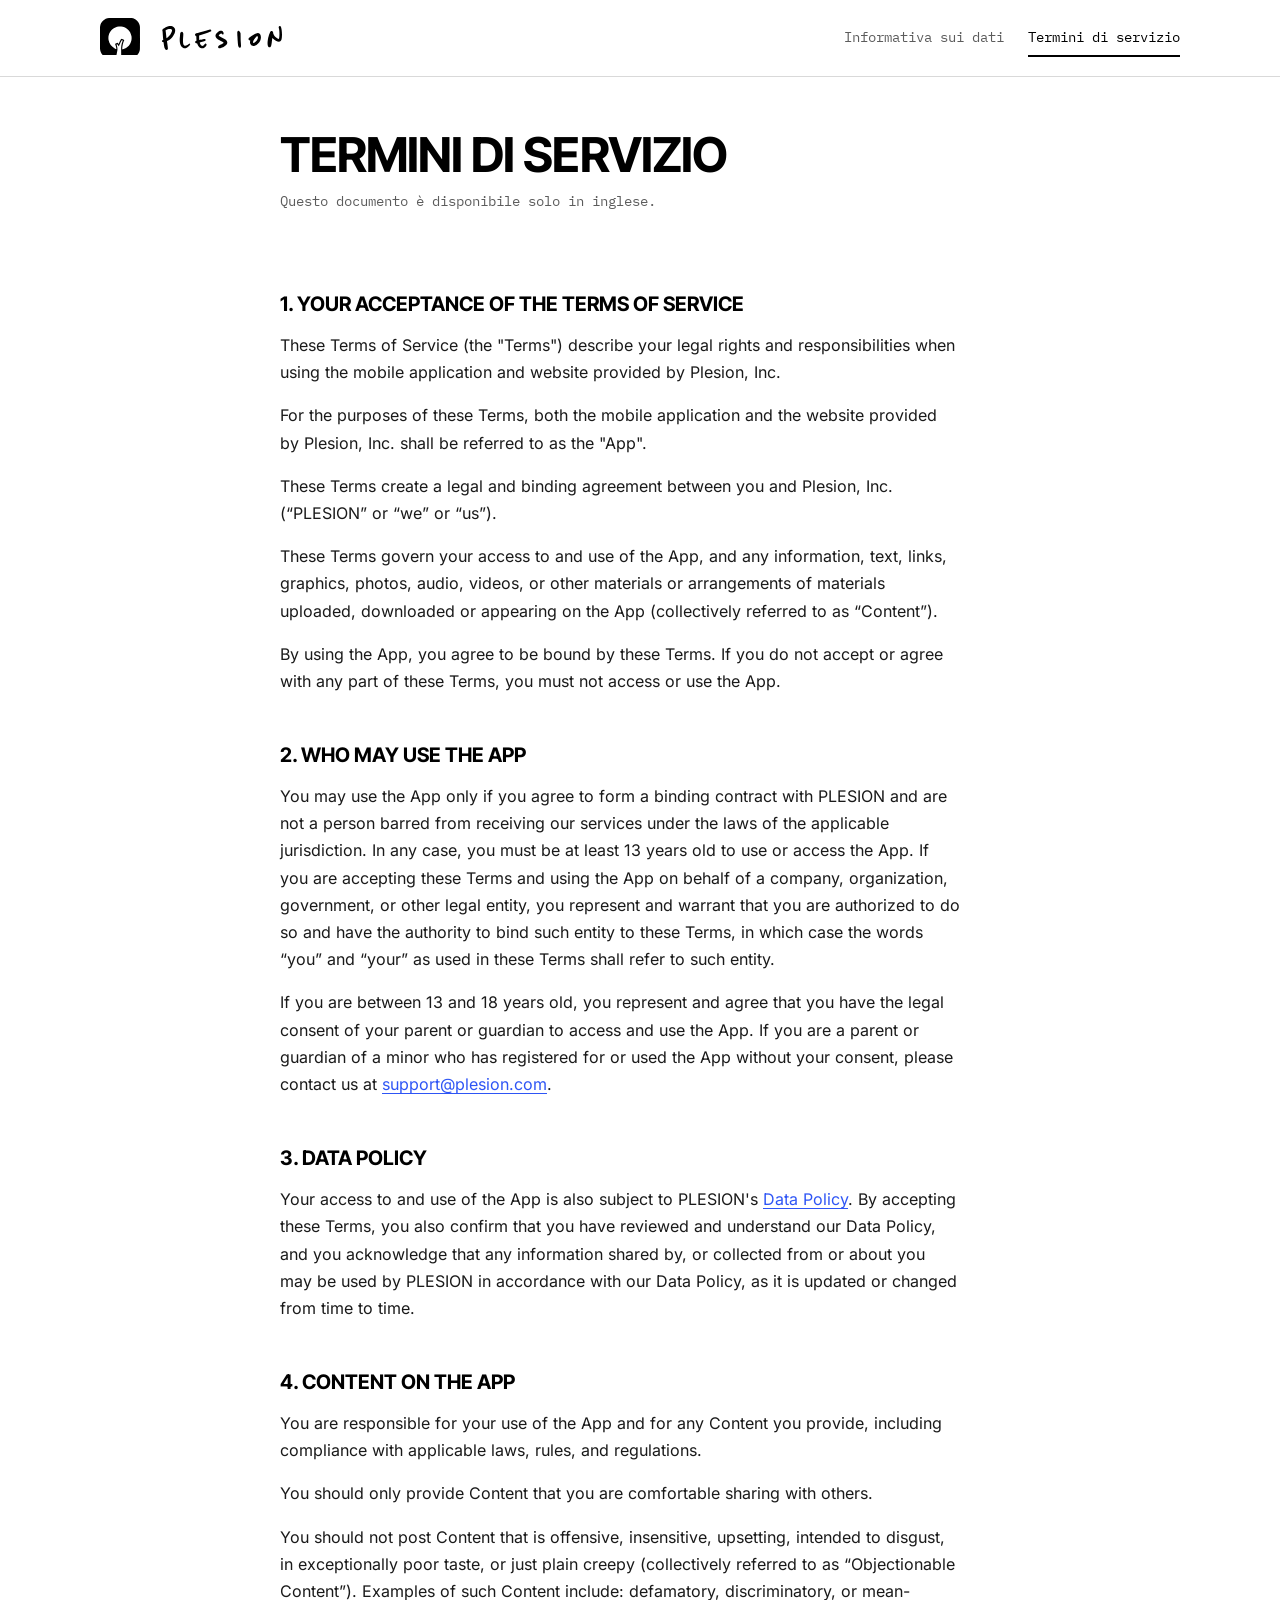
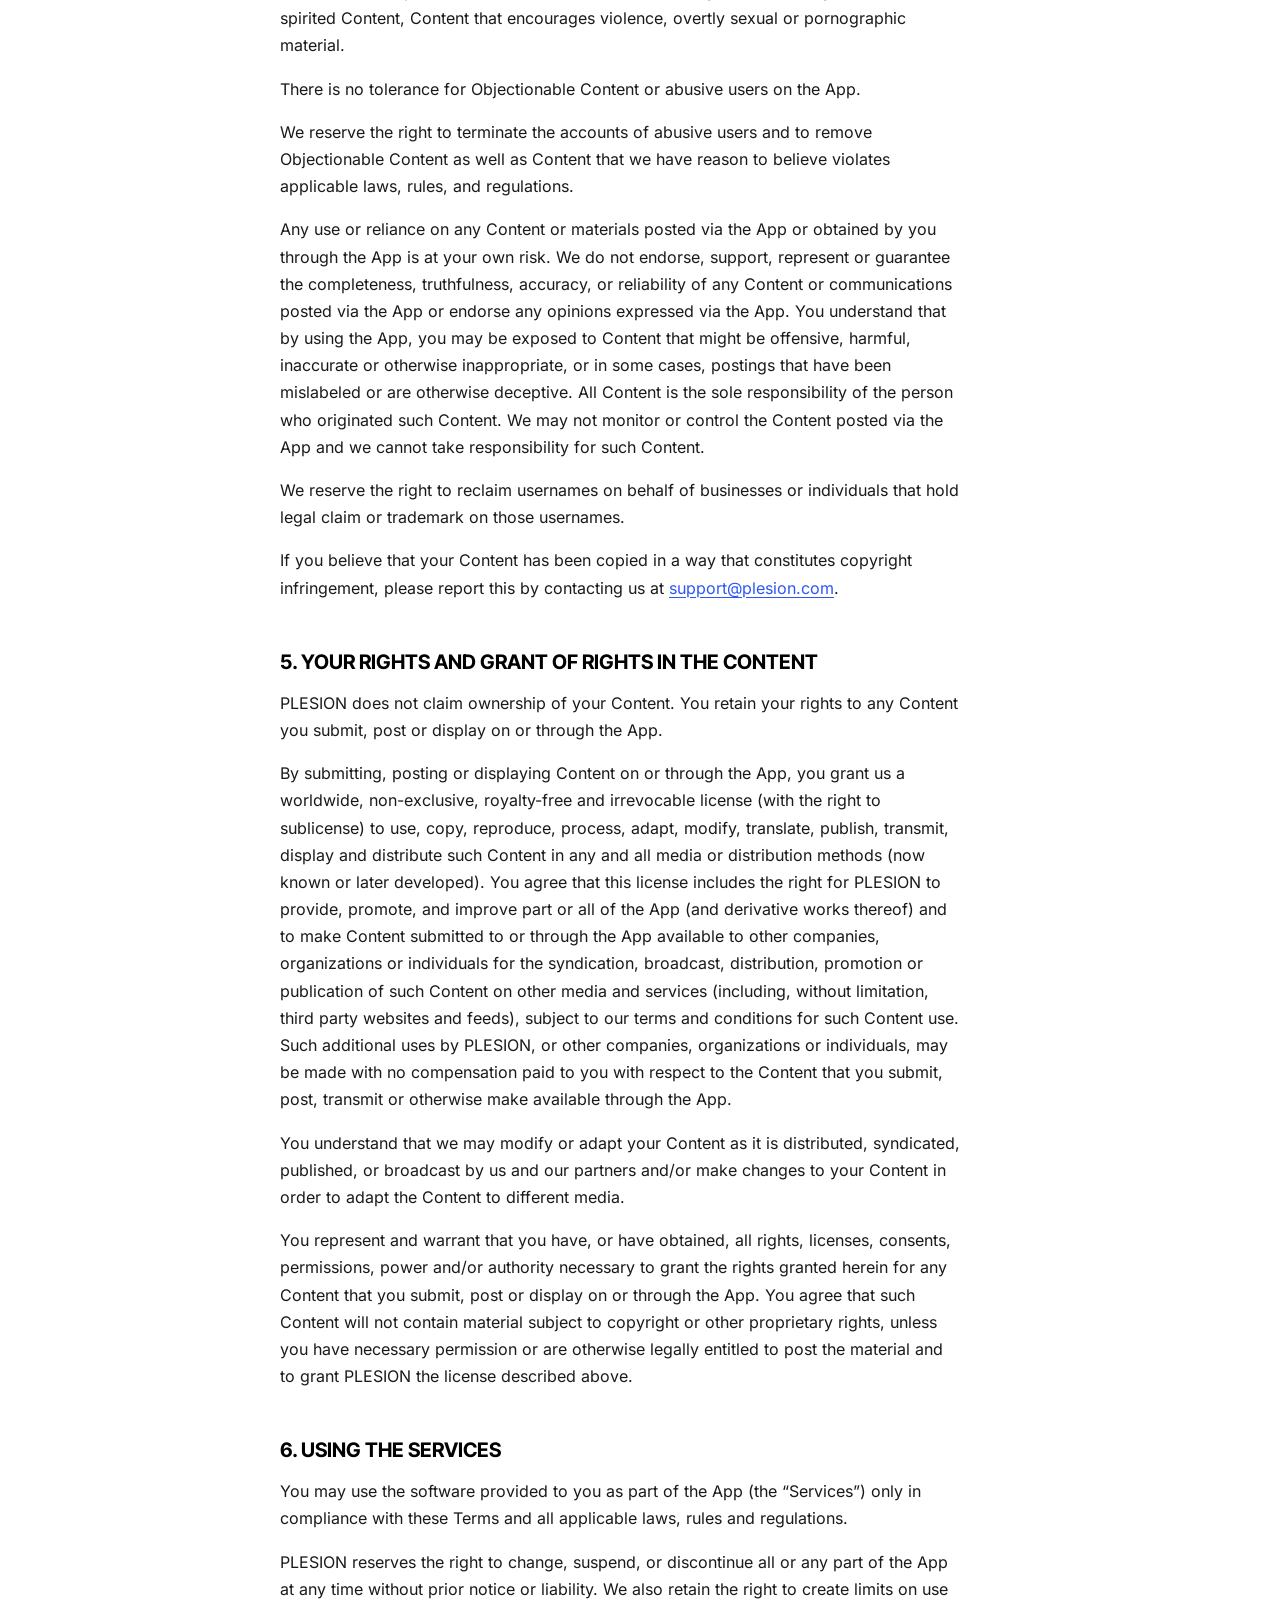
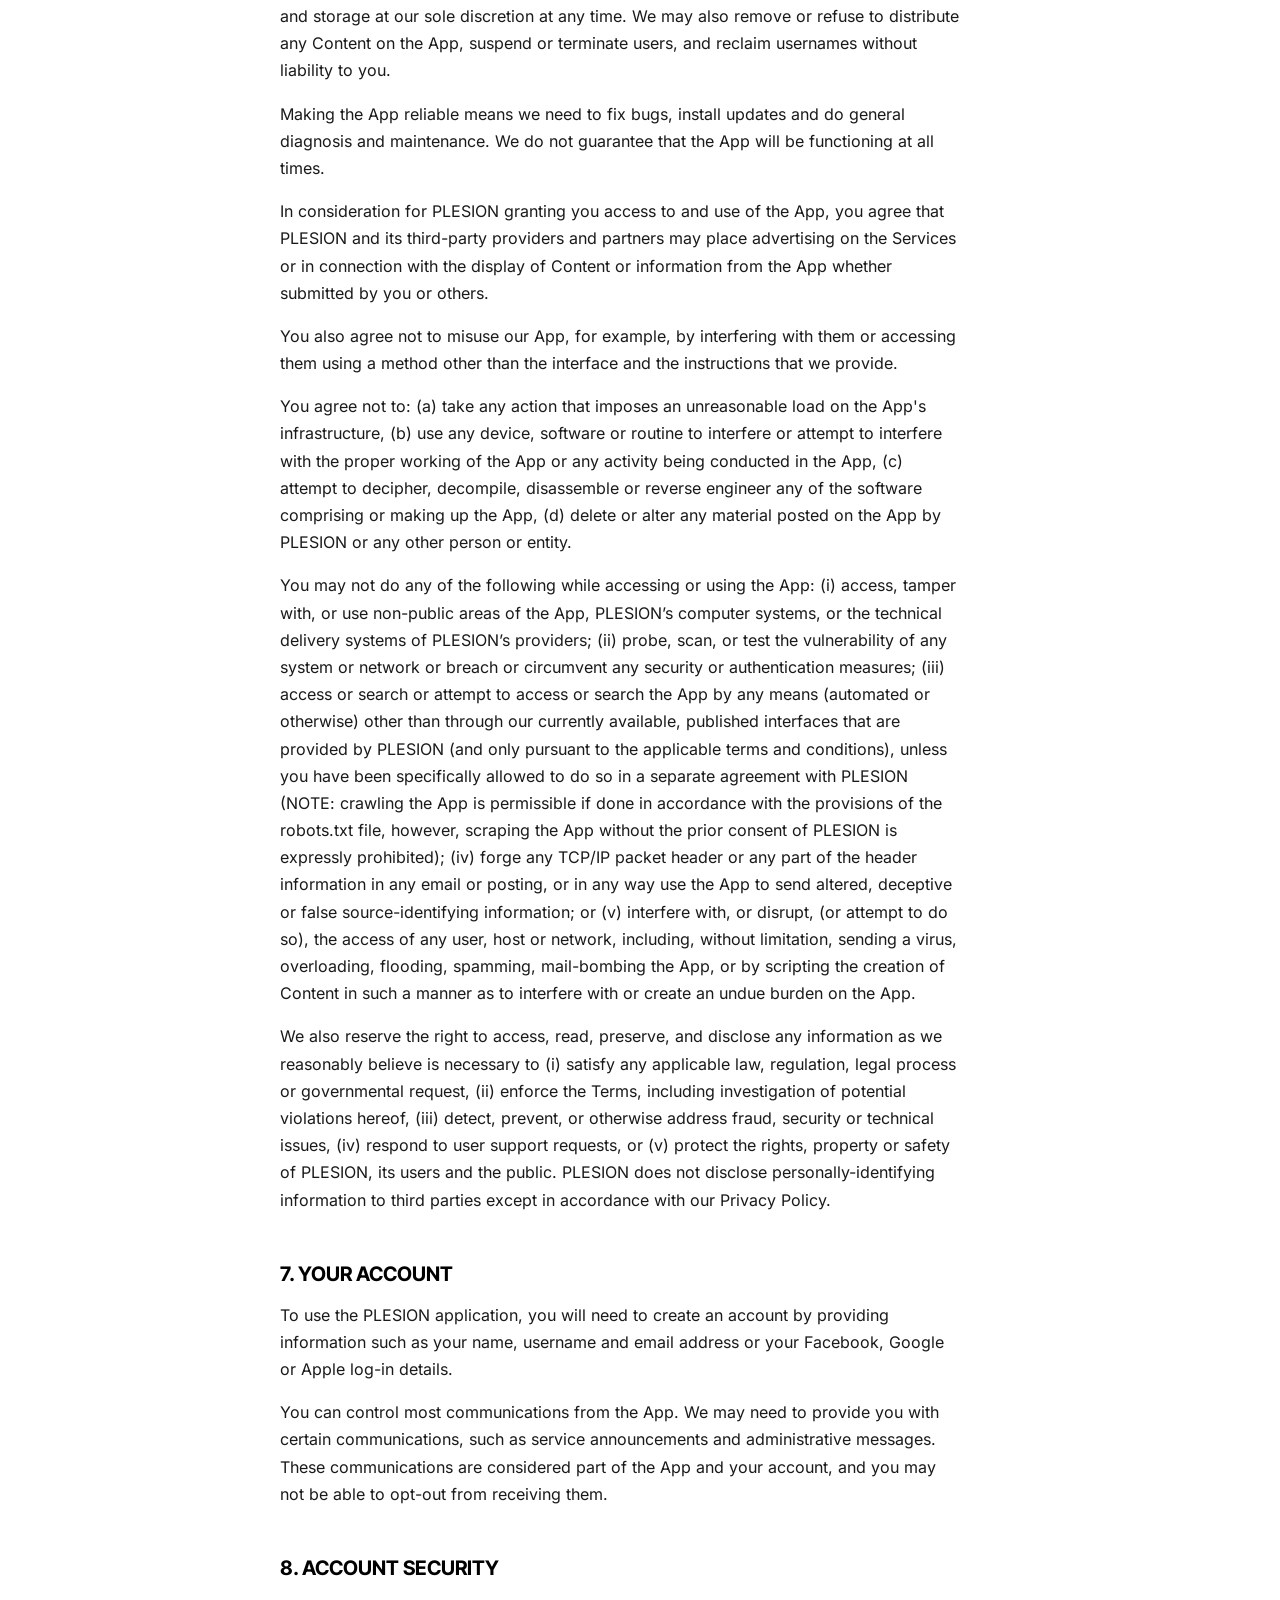
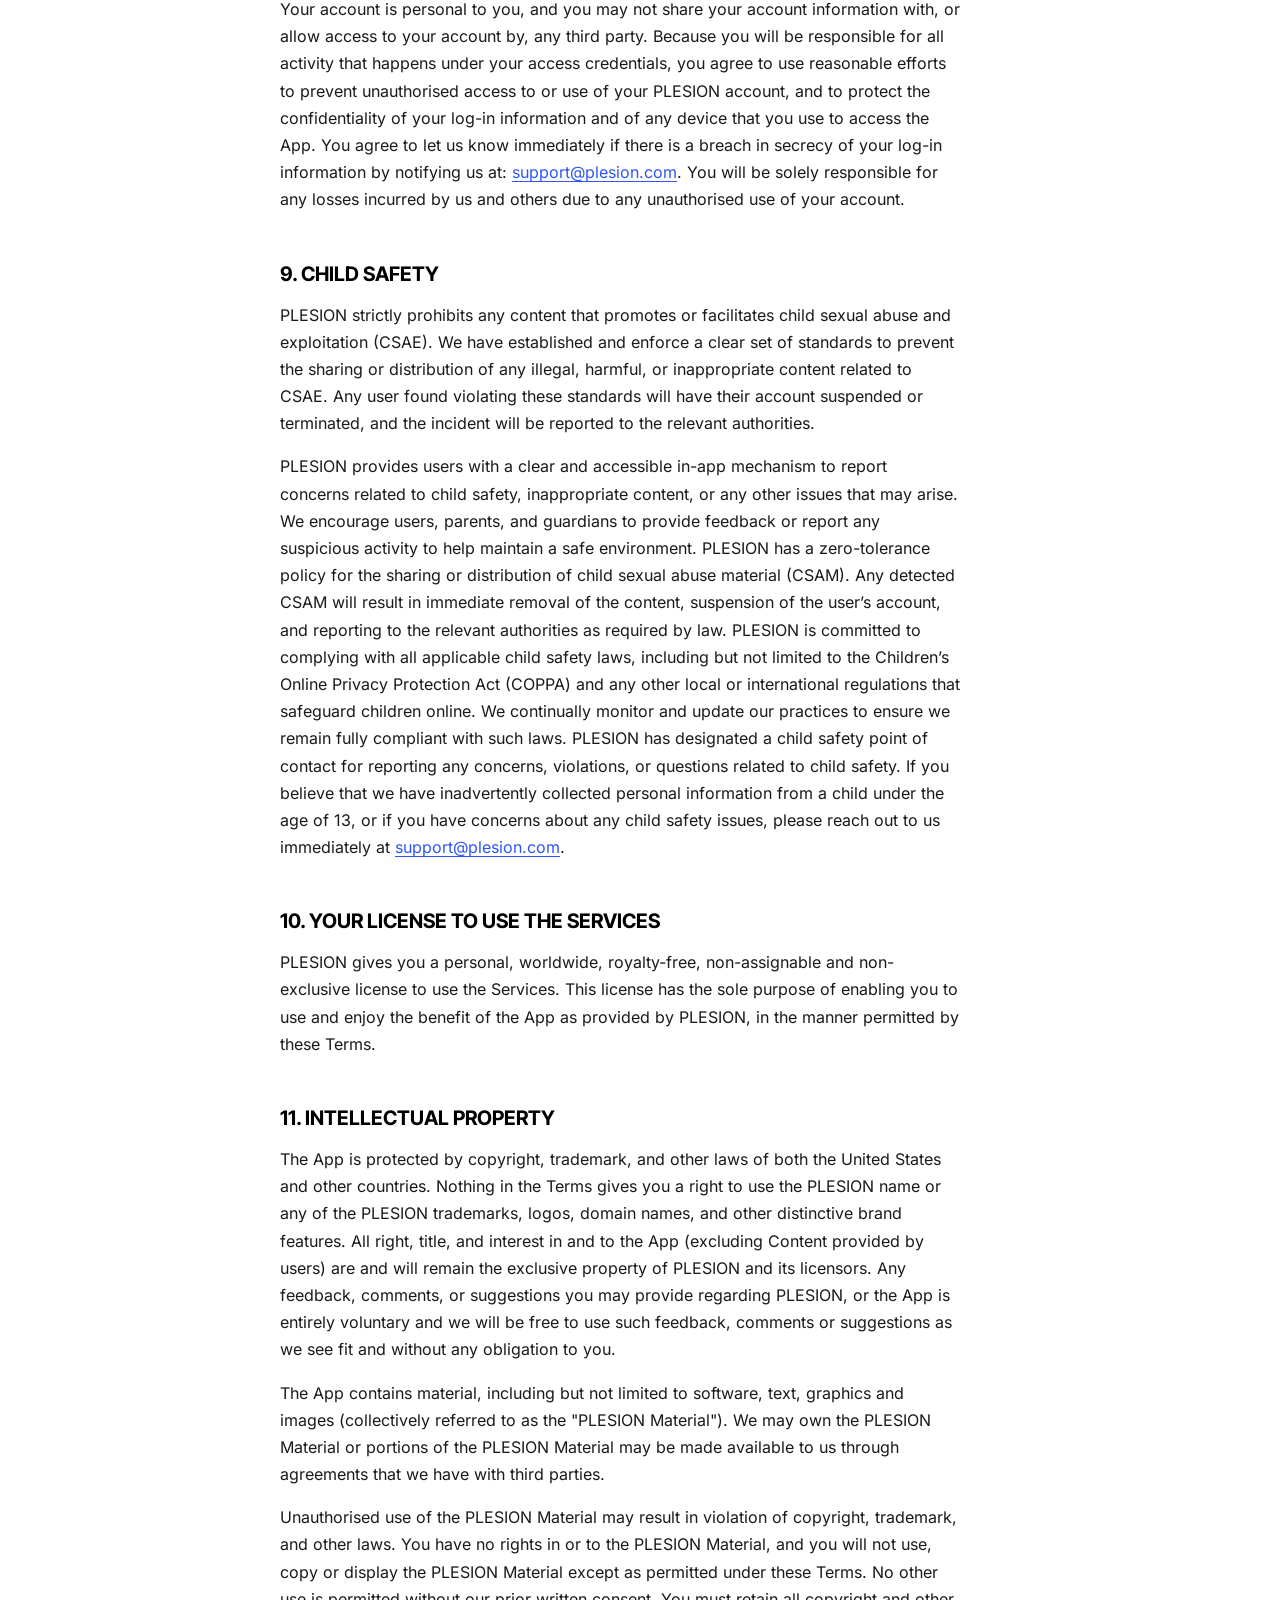
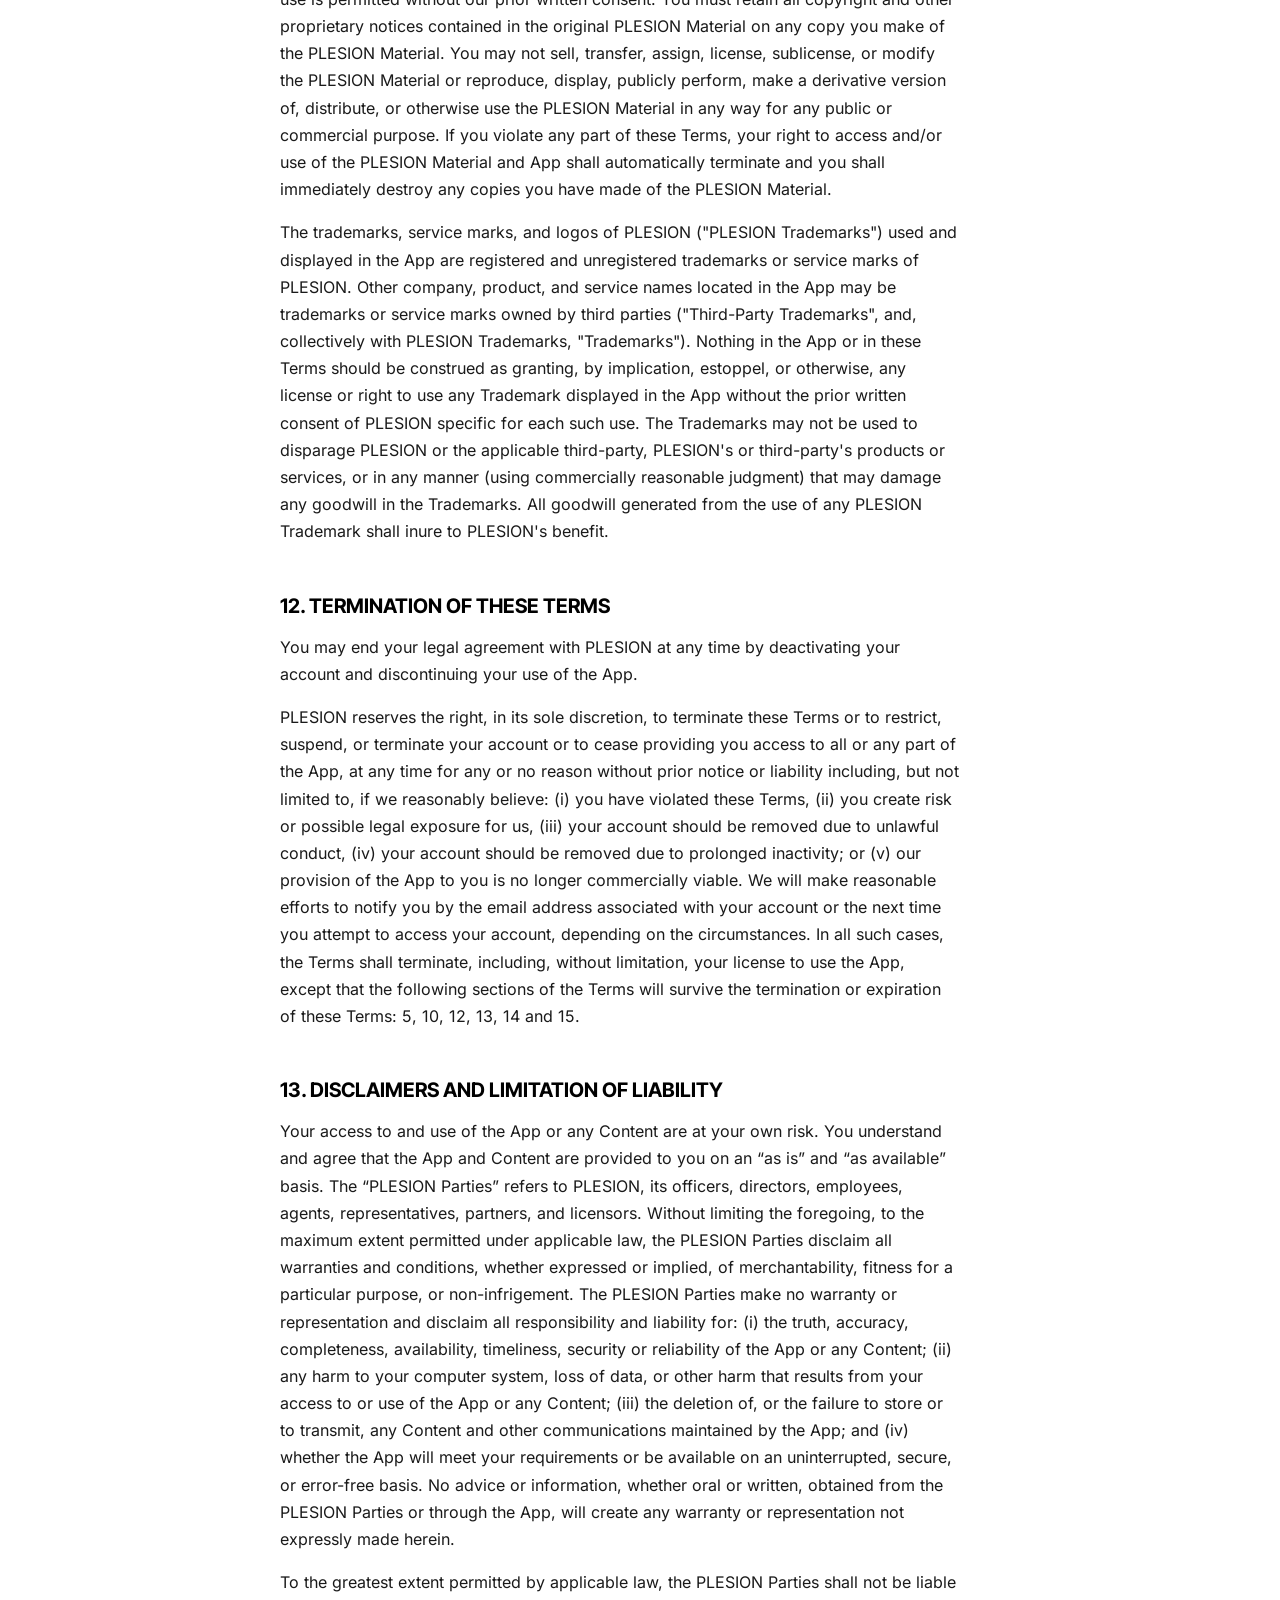
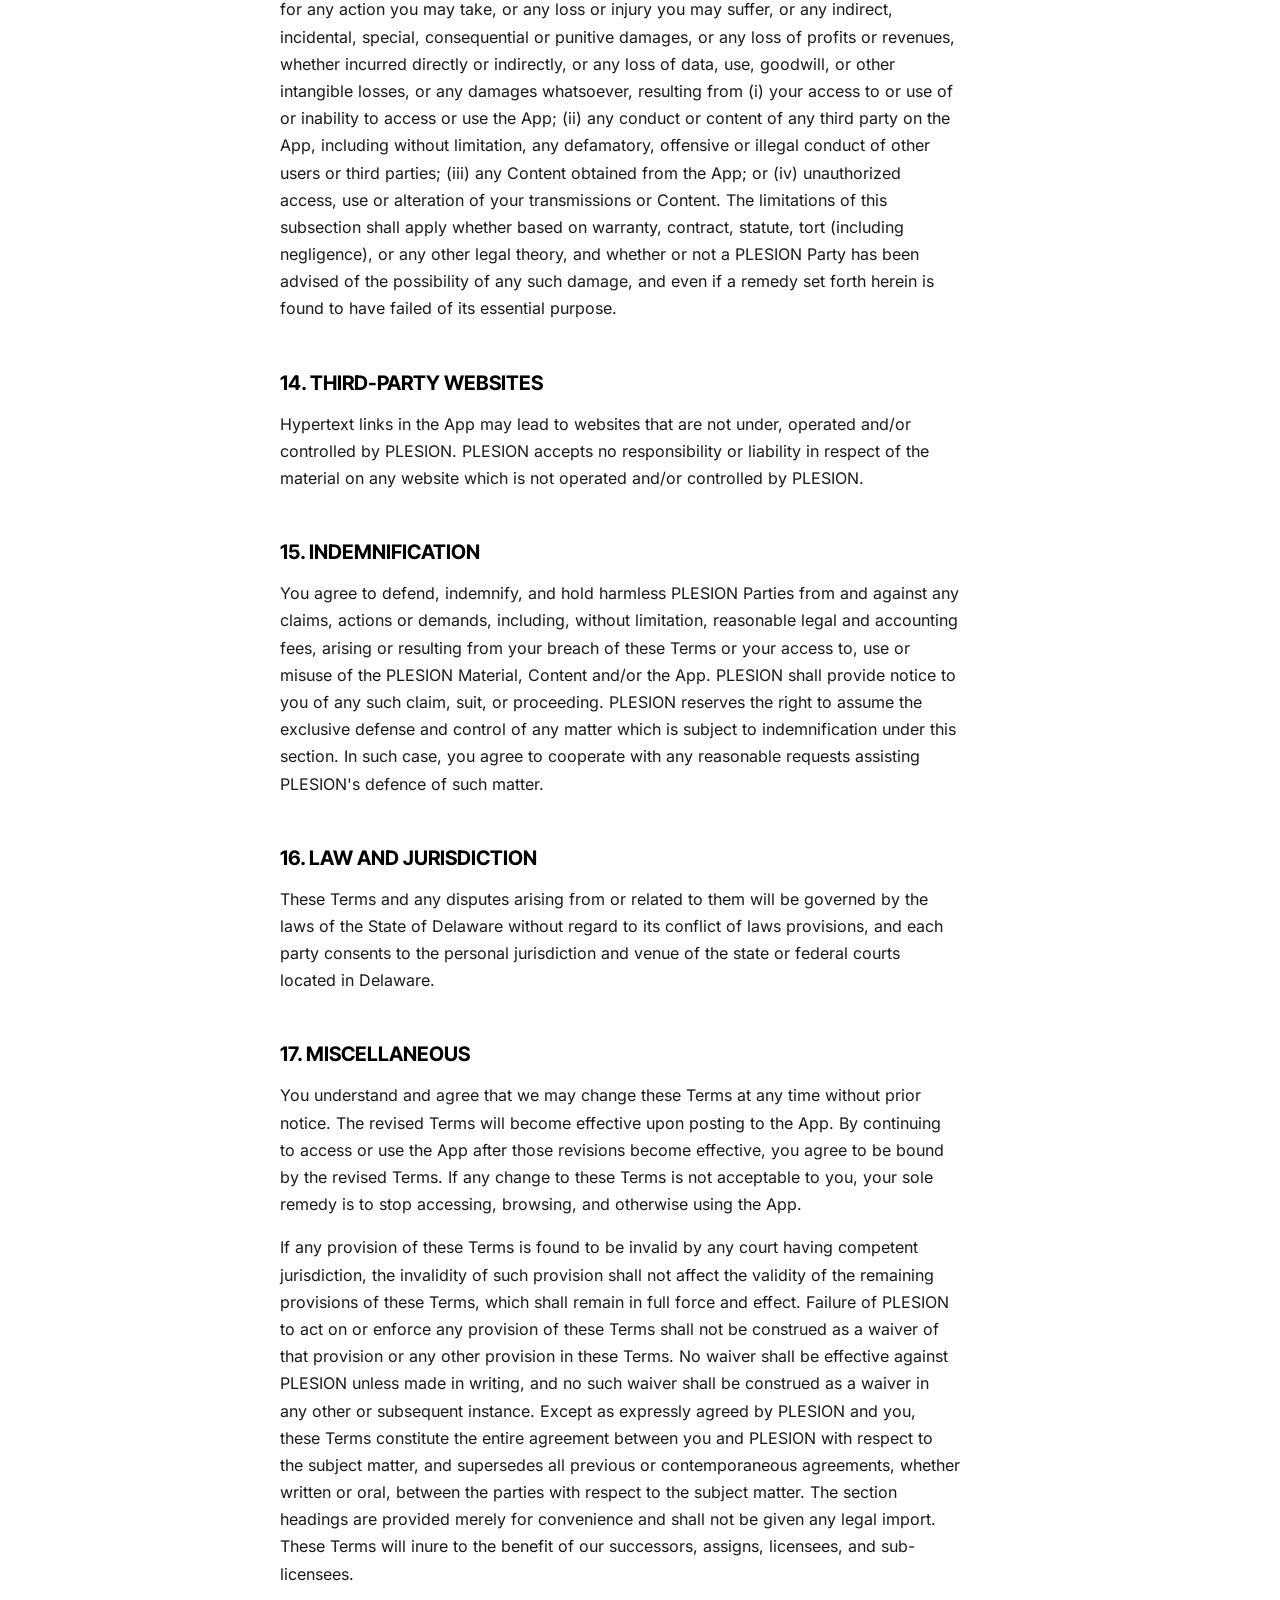
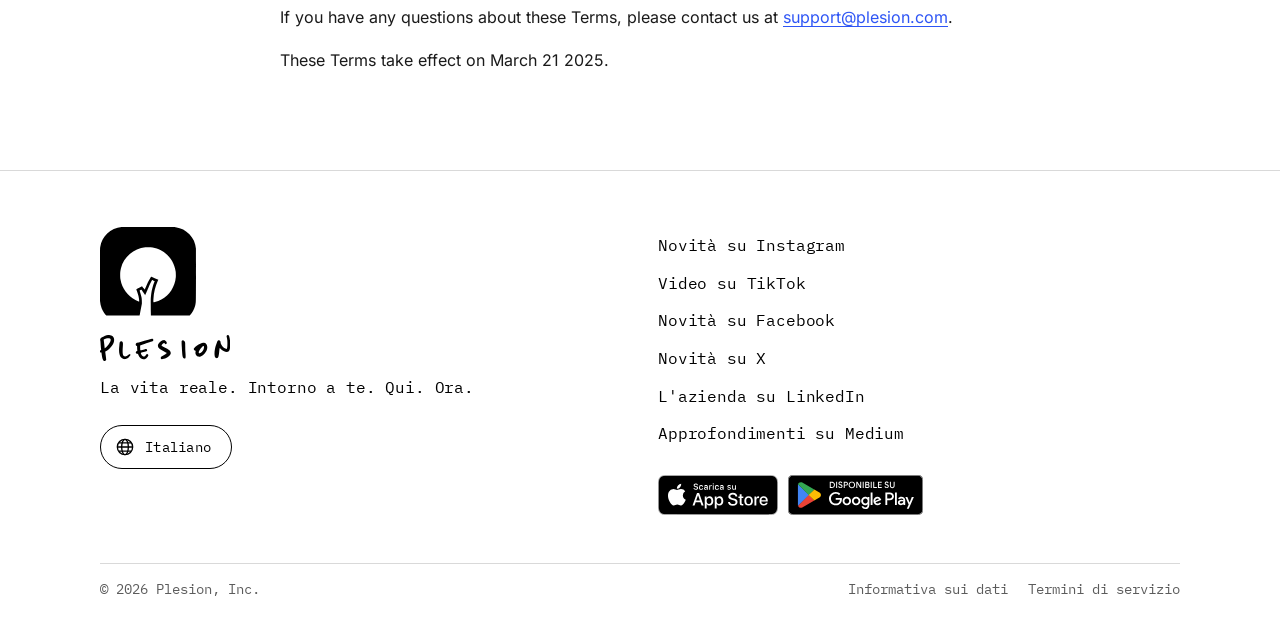
<file: it/terms-of-service.html>
<!doctype html>
<html lang="it">
<head>
  <meta charset="utf-8">
  <meta name="viewport" content="width=device-width, initial-scale=1">
  <meta name="theme-color" content="#ffffff">
  <title>Termini di servizio | PLESION</title>
  <meta name="description" content="I termini di utilizzo di PLESION. Documento in inglese.">
  <link rel="icon" href="/assets/favicon.ico" sizes="any">
  <link rel="icon" type="image/png" sizes="32x32" href="/assets/favicon-32.png">
  <link rel="apple-touch-icon" href="/assets/apple-touch-icon.png">
  <meta name="robots" content="noindex">
  <link rel="canonical" href="https://plesion.com/terms-of-service">
  <meta property="og:title" content="Termini di servizio | PLESION">
  <meta property="og:description" content="I termini di utilizzo di PLESION. Documento in inglese.">
  <meta property="og:type" content="website">
  <meta property="og:url" content="https://plesion.com/terms-of-service">
  <meta property="og:image" content="https://plesion.com/assets/og-image.jpg">
  <meta property="og:image:width" content="1200">
  <meta property="og:image:height" content="630">
  <meta property="og:image:alt" content="PLESION: See what's alive around you.">
  <meta property="og:site_name" content="PLESION">
  <meta name="twitter:card" content="summary_large_image">
  <link rel="preload" href="/assets/fonts/inter-tight-latin-700-normal.woff2" as="font" type="font/woff2" crossorigin>
  <link rel="preload" href="/assets/fonts/ibm-plex-mono-latin-400-normal.woff2" as="font" type="font/woff2" crossorigin>
  <link rel="stylesheet" href="/styles.css?v=20261006-1">
</head>
<body class="light">
  <a class="skip" href="#main">Vai al contenuto</a>

  <header class="site-header">
    <div class="wrap">
      <a class="logo" href="/it/" aria-label="Home PLESION"><img class="brand-icon" src="/assets/logo-app.svg" alt="" width="40" height="40"><span class="brand-word" aria-hidden="true"></span></a>
      <nav class="legal-tabs" aria-label="Documenti legali"><a href="/it/data-policy">Informativa sui dati</a><a href="/it/terms-of-service" aria-current="page">Termini di servizio</a></nav>
    </div>
  </header>

  <main id="main" class="legal">
    <div class="wrap">
      <div class="legal-title">
        <h1>Termini di servizio</h1>
        <p class="legal-note">Questo documento è disponibile solo in inglese.</p>
      </div>
      <article lang="en">
        <h2>1. Your acceptance of the Terms of Service</h2>
        <p>These Terms of Service (the "Terms") describe your legal rights and responsibilities when using the mobile application and website provided by Plesion, Inc.</p>
        <p>For the purposes of these Terms, both the mobile application and the website provided by Plesion, Inc. shall be referred to as the "App".</p>
        <p>These Terms create a legal and binding agreement between you and Plesion, Inc. (“PLESION” or “we” or “us”).</p>
        <p>These Terms govern your access to and use of the App, and any information, text, links, graphics, photos, audio, videos, or other materials or arrangements of materials uploaded, downloaded or appearing on the App (collectively referred to as “Content”).</p>
        <p>By using the App, you agree to be bound by these Terms. If you do not accept or agree with any part of these Terms, you must not access or use the App.</p>
        <h2>2. Who may use the App</h2>
        <p>You may use the App only if you agree to form a binding contract with PLESION and are not a person barred from receiving our services under the laws of the applicable jurisdiction. In any case, you must be at least 13 years old to use or access the App. If you are accepting these Terms and using the App on behalf of a company, organization, government, or other legal entity, you represent and warrant that you are authorized to do so and have the authority to bind such entity to these Terms, in which case the words “you” and “your” as used in these Terms shall refer to such entity.</p>
        <p>If you are between 13 and 18 years old, you represent and agree that you have the legal consent of your parent or guardian to access and use the App. If you are a parent or guardian of a minor who has registered for or used the App without your consent, please contact us at <a href="mailto:support@plesion.com">support@plesion.com</a>.</p>
        <h2>3. Data Policy</h2>
        <p>Your access to and use of the App is also subject to PLESION's <a href="/data-policy">Data Policy</a>. By accepting these Terms, you also confirm that you have reviewed and understand our Data Policy, and you acknowledge that any information shared by, or collected from or about you may be used by PLESION in accordance with our Data Policy, as it is updated or changed from time to time.</p>
        <h2>4. Content on the App</h2>
        <p>You are responsible for your use of the App and for any Content you provide, including compliance with applicable laws, rules, and regulations.</p>
        <p>You should only provide Content that you are comfortable sharing with others.</p>
        <p>You should not post Content that is offensive, insensitive, upsetting, intended to disgust, in exceptionally poor taste, or just plain creepy (collectively referred to as “Objectionable Content”). Examples of such Content include: defamatory, discriminatory, or mean-spirited Content, Content that encourages violence, overtly sexual or pornographic material.</p>
        <p>There is no tolerance for Objectionable Content or abusive users on the App.</p>
        <p>We reserve the right to terminate the accounts of abusive users and to remove Objectionable Content as well as Content that we have reason to believe violates applicable laws, rules, and regulations.</p>
        <p>Any use or reliance on any Content or materials posted via the App or obtained by you through the App is at your own risk. We do not endorse, support, represent or guarantee the completeness, truthfulness, accuracy, or reliability of any Content or communications posted via the App or endorse any opinions expressed via the App. You understand that by using the App, you may be exposed to Content that might be offensive, harmful, inaccurate or otherwise inappropriate, or in some cases, postings that have been mislabeled or are otherwise deceptive. All Content is the sole responsibility of the person who originated such Content. We may not monitor or control the Content posted via the App and we cannot take responsibility for such Content.</p>
        <p>We reserve the right to reclaim usernames on behalf of businesses or individuals that hold legal claim or trademark on those usernames.</p>
        <p>If you believe that your Content has been copied in a way that constitutes copyright infringement, please report this by contacting us at <a href="mailto:support@plesion.com">support@plesion.com</a>.</p>
        <h2>5. Your rights and grant of rights in the Content</h2>
        <p>PLESION does not claim ownership of your Content. You retain your rights to any Content you submit, post or display on or through the App.</p>
        <p>By submitting, posting or displaying Content on or through the App, you grant us a worldwide, non-exclusive, royalty-free and irrevocable license (with the right to sublicense) to use, copy, reproduce, process, adapt, modify, translate, publish, transmit, display and distribute such Content in any and all media or distribution methods (now known or later developed). You agree that this license includes the right for PLESION to provide, promote, and improve part or all of the App (and derivative works thereof) and to make Content submitted to or through the App available to other companies, organizations or individuals for the syndication, broadcast, distribution, promotion or publication of such Content on other media and services (including, without limitation, third party websites and feeds), subject to our terms and conditions for such Content use. Such additional uses by PLESION, or other companies, organizations or individuals, may be made with no compensation paid to you with respect to the Content that you submit, post, transmit or otherwise make available through the App.</p>
        <p>You understand that we may modify or adapt your Content as it is distributed, syndicated, published, or broadcast by us and our partners and/or make changes to your Content in order to adapt the Content to different media.</p>
        <p>You represent and warrant that you have, or have obtained, all rights, licenses, consents, permissions, power and/or authority necessary to grant the rights granted herein for any Content that you submit, post or display on or through the App. You agree that such Content will not contain material subject to copyright or other proprietary rights, unless you have necessary permission or are otherwise legally entitled to post the material and to grant PLESION the license described above.</p>
        <h2>6. Using the Services</h2>
        <p>You may use the software provided to you as part of the App (the “Services”) only in compliance with these Terms and all applicable laws, rules and regulations.</p>
        <p>PLESION reserves the right to change, suspend, or discontinue all or any part of the App at any time without prior notice or liability. We also retain the right to create limits on use and storage at our sole discretion at any time. We may also remove or refuse to distribute any Content on the App, suspend or terminate users, and reclaim usernames without liability to you.</p>
        <p>Making the App reliable means we need to fix bugs, install updates and do general diagnosis and maintenance. We do not guarantee that the App will be functioning at all times.</p>
        <p>In consideration for PLESION granting you access to and use of the App, you agree that PLESION and its third-party providers and partners may place advertising on the Services or in connection with the display of Content or information from the App whether submitted by you or others.</p>
        <p>You also agree not to misuse our App, for example, by interfering with them or accessing them using a method other than the interface and the instructions that we provide.</p>
        <p>You agree not to: (a) take any action that imposes an unreasonable load on the App's infrastructure, (b) use any device, software or routine to interfere or attempt to interfere with the proper working of the App or any activity being conducted in the App, (c) attempt to decipher, decompile, disassemble or reverse engineer any of the software comprising or making up the App, (d) delete or alter any material posted on the App by PLESION or any other person or entity.</p>
        <p>You may not do any of the following while accessing or using the App: (i) access, tamper with, or use non-public areas of the App, PLESION’s computer systems, or the technical delivery systems of PLESION’s providers; (ii) probe, scan, or test the vulnerability of any system or network or breach or circumvent any security or authentication measures; (iii) access or search or attempt to access or search the App by any means (automated or otherwise) other than through our currently available, published interfaces that are provided by PLESION (and only pursuant to the applicable terms and conditions), unless you have been specifically allowed to do so in a separate agreement with PLESION (NOTE: crawling the App is permissible if done in accordance with the provisions of the robots.txt file, however, scraping the App without the prior consent of PLESION is expressly prohibited); (iv) forge any TCP/IP packet header or any part of the header information in any email or posting, or in any way use the App to send altered, deceptive or false source-identifying information; or (v) interfere with, or disrupt, (or attempt to do so), the access of any user, host or network, including, without limitation, sending a virus, overloading, flooding, spamming, mail-bombing the App, or by scripting the creation of Content in such a manner as to interfere with or create an undue burden on the App.</p>
        <p>We also reserve the right to access, read, preserve, and disclose any information as we reasonably believe is necessary to (i) satisfy any applicable law, regulation, legal process or governmental request, (ii) enforce the Terms, including investigation of potential violations hereof, (iii) detect, prevent, or otherwise address fraud, security or technical issues, (iv) respond to user support requests, or (v) protect the rights, property or safety of PLESION, its users and the public. PLESION does not disclose personally-identifying information to third parties except in accordance with our Privacy Policy.</p>
        <h2>7. Your account</h2>
        <p>To use the PLESION application, you will need to create an account by providing information such as your name, username and email address or your Facebook, Google or Apple log-in details.</p>
        <p>You can control most communications from the App. We may need to provide you with certain communications, such as service announcements and administrative messages. These communications are considered part of the App and your account, and you may not be able to opt-out from receiving them.</p>
        <h2>8. Account security</h2>
        <p>Your account is personal to you, and you may not share your account information with, or allow access to your account by, any third party. Because you will be responsible for all activity that happens under your access credentials, you agree to use reasonable efforts to prevent unauthorised access to or use of your PLESION account, and to protect the confidentiality of your log-in information and of any device that you use to access the App. You agree to let us know immediately if there is a breach in secrecy of your log-in information by notifying us at: <a href="mailto:support@plesion.com">support@plesion.com</a>. You will be solely responsible for any losses incurred by us and others due to any unauthorised use of your account.</p>
        <h2>9. Child safety</h2>
        <p>PLESION strictly prohibits any content that promotes or facilitates child sexual abuse and exploitation (CSAE). We have established and enforce a clear set of standards to prevent the sharing or distribution of any illegal, harmful, or inappropriate content related to CSAE. Any user found violating these standards will have their account suspended or terminated, and the incident will be reported to the relevant authorities.</p>
        <p>PLESION provides users with a clear and accessible in-app mechanism to report concerns related to child safety, inappropriate content, or any other issues that may arise. We encourage users, parents, and guardians to provide feedback or report any suspicious activity to help maintain a safe environment. PLESION has a zero-tolerance policy for the sharing or distribution of child sexual abuse material (CSAM). Any detected CSAM will result in immediate removal of the content, suspension of the user’s account, and reporting to the relevant authorities as required by law. PLESION is committed to complying with all applicable child safety laws, including but not limited to the Children’s Online Privacy Protection Act (COPPA) and any other local or international regulations that safeguard children online. We continually monitor and update our practices to ensure we remain fully compliant with such laws. PLESION has designated a child safety point of contact for reporting any concerns, violations, or questions related to child safety. If you believe that we have inadvertently collected personal information from a child under the age of 13, or if you have concerns about any child safety issues, please reach out to us immediately at <a href="mailto:support@plesion.com">support@plesion.com</a>.</p>
        <h2>10. Your license to use the Services</h2>
        <p>PLESION gives you a personal, worldwide, royalty-free, non-assignable and non-exclusive license to use the Services. This license has the sole purpose of enabling you to use and enjoy the benefit of the App as provided by PLESION, in the manner permitted by these Terms.</p>
        <h2>11. Intellectual property</h2>
        <p>The App is protected by copyright, trademark, and other laws of both the United States and other countries. Nothing in the Terms gives you a right to use the PLESION name or any of the PLESION trademarks, logos, domain names, and other distinctive brand features. All right, title, and interest in and to the App (excluding Content provided by users) are and will remain the exclusive property of PLESION and its licensors. Any feedback, comments, or suggestions you may provide regarding PLESION, or the App is entirely voluntary and we will be free to use such feedback, comments or suggestions as we see fit and without any obligation to you.</p>
        <p>The App contains material, including but not limited to software, text, graphics and images (collectively referred to as the "PLESION Material"). We may own the PLESION Material or portions of the PLESION Material may be made available to us through agreements that we have with third parties.</p>
        <p>Unauthorised use of the PLESION Material may result in violation of copyright, trademark, and other laws. You have no rights in or to the PLESION Material, and you will not use, copy or display the PLESION Material except as permitted under these Terms. No other use is permitted without our prior written consent. You must retain all copyright and other proprietary notices contained in the original PLESION Material on any copy you make of the PLESION Material. You may not sell, transfer, assign, license, sublicense, or modify the PLESION Material or reproduce, display, publicly perform, make a derivative version of, distribute, or otherwise use the PLESION Material in any way for any public or commercial purpose. If you violate any part of these Terms, your right to access and/or use of the PLESION Material and App shall automatically terminate and you shall immediately destroy any copies you have made of the PLESION Material.</p>
        <p>The trademarks, service marks, and logos of PLESION ("PLESION Trademarks") used and displayed in the App are registered and unregistered trademarks or service marks of PLESION. Other company, product, and service names located in the App may be trademarks or service marks owned by third parties ("Third-Party Trademarks", and, collectively with PLESION Trademarks, "Trademarks"). Nothing in the App or in these Terms should be construed as granting, by implication, estoppel, or otherwise, any license or right to use any Trademark displayed in the App without the prior written consent of PLESION specific for each such use. The Trademarks may not be used to disparage PLESION or the applicable third-party, PLESION's or third-party's products or services, or in any manner (using commercially reasonable judgment) that may damage any goodwill in the Trademarks. All goodwill generated from the use of any PLESION Trademark shall inure to PLESION's benefit.</p>
        <h2>12. Termination of these Terms</h2>
        <p>You may end your legal agreement with PLESION at any time by deactivating your account and discontinuing your use of the App.</p>
        <p>PLESION reserves the right, in its sole discretion, to terminate these Terms or to restrict, suspend, or terminate your account or to cease providing you access to all or any part of the App, at any time for any or no reason without prior notice or liability including, but not limited to, if we reasonably believe: (i) you have violated these Terms, (ii) you create risk or possible legal exposure for us, (iii) your account should be removed due to unlawful conduct, (iv) your account should be removed due to prolonged inactivity; or (v) our provision of the App to you is no longer commercially viable. We will make reasonable efforts to notify you by the email address associated with your account or the next time you attempt to access your account, depending on the circumstances. In all such cases, the Terms shall terminate, including, without limitation, your license to use the App, except that the following sections of the Terms will survive the termination or expiration of these Terms: 5, 10, 12, 13, 14 and 15.</p>
        <h2>13. Disclaimers and limitation of liability</h2>
        <p>Your access to and use of the App or any Content are at your own risk. You understand and agree that the App and Content are provided to you on an “as is” and “as available” basis. The “PLESION Parties” refers to PLESION, its officers, directors, employees, agents, representatives, partners, and licensors. Without limiting the foregoing, to the maximum extent permitted under applicable law, the PLESION Parties disclaim all warranties and conditions, whether expressed or implied, of merchantability, fitness for a particular purpose, or non-infrigement. The PLESION Parties make no warranty or representation and disclaim all responsibility and liability for: (i) the truth, accuracy, completeness, availability, timeliness, security or reliability of the App or any Content; (ii) any harm to your computer system, loss of data, or other harm that results from your access to or use of the App or any Content; (iii) the deletion of, or the failure to store or to transmit, any Content and other communications maintained by the App; and (iv) whether the App will meet your requirements or be available on an uninterrupted, secure, or error-free basis. No advice or information, whether oral or written, obtained from the PLESION Parties or through the App, will create any warranty or representation not expressly made herein.</p>
        <p>To the greatest extent permitted by applicable law, the PLESION Parties shall not be liable for any action you may take, or any loss or injury you may suffer, or any indirect, incidental, special, consequential or punitive damages, or any loss of profits or revenues, whether incurred directly or indirectly, or any loss of data, use, goodwill, or other intangible losses, or any damages whatsoever, resulting from (i) your access to or use of or inability to access or use the App; (ii) any conduct or content of any third party on the App, including without limitation, any defamatory, offensive or illegal conduct of other users or third parties; (iii) any Content obtained from the App; or (iv) unauthorized access, use or alteration of your transmissions or Content. The limitations of this subsection shall apply whether based on warranty, contract, statute, tort (including negligence), or any other legal theory, and whether or not a PLESION Party has been advised of the possibility of any such damage, and even if a remedy set forth herein is found to have failed of its essential purpose.</p>
        <h2>14. Third-party websites</h2>
        <p>Hypertext links in the App may lead to websites that are not under, operated and/or controlled by PLESION. PLESION accepts no responsibility or liability in respect of the material on any website which is not operated and/or controlled by PLESION.</p>
        <h2>15. Indemnification</h2>
        <p>You agree to defend, indemnify, and hold harmless PLESION Parties from and against any claims, actions or demands, including, without limitation, reasonable legal and accounting fees, arising or resulting from your breach of these Terms or your access to, use or misuse of the PLESION Material, Content and/or the App. PLESION shall provide notice to you of any such claim, suit, or proceeding. PLESION reserves the right to assume the exclusive defense and control of any matter which is subject to indemnification under this section. In such case, you agree to cooperate with any reasonable requests assisting PLESION's defence of such matter.</p>
        <h2>16. Law and jurisdiction</h2>
        <p>These Terms and any disputes arising from or related to them will be governed by the laws of the State of Delaware without regard to its conflict of laws provisions, and each party consents to the personal jurisdiction and venue of the state or federal courts located in Delaware.</p>
        <h2>17. Miscellaneous</h2>
        <p>You understand and agree that we may change these Terms at any time without prior notice. The revised Terms will become effective upon posting to the App. By continuing to access or use the App after those revisions become effective, you agree to be bound by the revised Terms. If any change to these Terms is not acceptable to you, your sole remedy is to stop accessing, browsing, and otherwise using the App.</p>
        <p>If any provision of these Terms is found to be invalid by any court having competent jurisdiction, the invalidity of such provision shall not affect the validity of the remaining provisions of these Terms, which shall remain in full force and effect. Failure of PLESION to act on or enforce any provision of these Terms shall not be construed as a waiver of that provision or any other provision in these Terms. No waiver shall be effective against PLESION unless made in writing, and no such waiver shall be construed as a waiver in any other or subsequent instance. Except as expressly agreed by PLESION and you, these Terms constitute the entire agreement between you and PLESION with respect to the subject matter, and supersedes all previous or contemporaneous agreements, whether written or oral, between the parties with respect to the subject matter. The section headings are provided merely for convenience and shall not be given any legal import. These Terms will inure to the benefit of our successors, assigns, licensees, and sub-licensees.</p>
        <p>If you have any questions about these Terms, please contact us at <a href="mailto:support@plesion.com">support@plesion.com</a>.</p>
        <p>These Terms take effect on March 21 2025.</p>
      </article>
    </div>
  </main>

  <footer class="site-footer">
    <div class="wrap">
      <div class="footer-grid">
        <div class="footer-brand">
          <a class="footer-logo" href="/it/" aria-label="Home PLESION">
            <img class="footer-icon" src="/assets/logo-app.svg" alt="" width="96" height="96">
            <span class="brand-word footer-word" aria-hidden="true"></span>
          </a>
          <p class="footer-tag"><span>La vita reale. Intorno a te.</span> <span>Qui. Ora.</span></p>
          <!-- lang:switch --><div class="lang"><button class="lang-btn" type="button" aria-expanded="false" aria-controls="lang-panel" aria-label="Lingua: Italiano"><svg class="lang-globe" viewBox="0 0 24 24" aria-hidden="true" focusable="false"><g fill="none" stroke="currentColor" stroke-width="1.6"><circle cx="12" cy="12" r="9.2"/><ellipse cx="12" cy="12" rx="4" ry="9.2"/><path d="M3 12h18M4.6 7h14.8M4.6 17h14.8"/></g></svg><span>Italiano</span></button><div class="lang-panel" id="lang-panel" role="dialog" aria-label="Scegli una lingua" tabindex="-1" hidden><div class="lang-head"><p>Scegli una lingua</p><button class="lang-close" type="button" aria-label="Chiudi">×</button></div><ul><li><a href="/terms-of-service" lang="en" hreflang="en" data-lang="en">English</a></li><li><a href="/fr/terms-of-service" lang="fr" hreflang="fr" data-lang="fr">Français</a></li><li><a href="/it/terms-of-service" lang="it" hreflang="it" data-lang="it" aria-current="true">Italiano<svg class="lang-check" viewBox="0 0 24 24" aria-hidden="true" focusable="false"><path d="M5 12.5l4.2 4.2L19 7" fill="none" stroke="currentColor" stroke-width="2"/></svg></a></li></ul></div><div class="lang-veil" hidden></div></div><!-- /lang:switch -->
        </div>
        <nav class="footer-social" aria-label="PLESION sui social e negli store">
          <ul>
            <li><a href="https://www.instagram.com/plesionapp/" target="_blank" rel="noopener">Novità su Instagram</a></li>
            <li><a href="https://www.tiktok.com/@plesionapp" target="_blank" rel="noopener">Video su TikTok</a></li>
            <li><a href="https://www.facebook.com/plesionapp" target="_blank" rel="noopener">Novità su Facebook</a></li>
            <li><a href="https://x.com/PlesionApp" target="_blank" rel="noopener">Novità su X</a></li>
            <li><a href="https://www.linkedin.com/company/plesion" target="_blank" rel="noopener">L'azienda su LinkedIn</a></li>
            <li><a href="https://plesion.medium.com/" target="_blank" rel="noopener">Approfondimenti su Medium</a></li>
          </ul>
          <div class="foot-dl">
            <a class="badge" href="https://apps.apple.com/app/apple-store/id1502237943?pt=123825760&amp;ct=website-footer&amp;mt=8"><img src="/assets/badge-app-store-it.svg" alt="Scarica su App Store" width="120" height="40"></a>
            <a class="badge" href="https://play.google.com/store/apps/details?id=com.vantino.plesion&amp;referrer=utm_source%3Dwebsite-footer%26utm_medium%3Dwebsite%26utm_campaign%3Dbadge"><img src="/assets/badge-google-play-it.svg" alt="Disponibile su Google Play" width="135" height="40"></a>
          </div>
        </nav>
      </div>
      <div class="footer-base">
        <p class="copyright">© 2026 Plesion, Inc.</p>
        <nav aria-label="Note legali">
          <ul class="footer-legal">
            <li><a href="/it/data-policy">Informativa sui dati</a></li>
            <li><a href="/it/terms-of-service">Termini di servizio</a></li>
          </ul>
        </nav>
      </div>
    </div>
  </footer>
  <script src="/assets/lang.js?v=20261005-1" defer></script>
  <!-- Cloudflare Web Analytics --><script defer src='https://static.cloudflareinsights.com/beacon.min.js' data-cf-beacon='{"token": "6d3f76ef62d545f2af6ae02d0a30a107"}'></script><!-- End Cloudflare Web Analytics -->
</body>
</html>
</file>
<file: styles.css>
/* Fonts, hosted on plesion.com (no request to Google). Inter and IBM Plex Mono: SIL Open Font License. */
@font-face { font-family: "Inter"; font-style: normal; font-weight: 400; font-display: swap; src: url(/assets/fonts/inter-latin-400-normal.woff2) format("woff2"); }
@font-face { font-family: "Inter"; font-style: normal; font-weight: 600; font-display: swap; src: url(/assets/fonts/inter-latin-600-normal.woff2) format("woff2"); }
@font-face { font-family: "Inter"; font-style: normal; font-weight: 700; font-display: swap; src: url(/assets/fonts/inter-latin-700-normal.woff2) format("woff2"); }
@font-face { font-family: "Inter Tight"; font-style: normal; font-weight: 600; font-display: swap; src: url(/assets/fonts/inter-tight-latin-600-normal.woff2) format("woff2"); }
@font-face { font-family: "Inter Tight"; font-style: normal; font-weight: 700; font-display: swap; src: url(/assets/fonts/inter-tight-latin-700-normal.woff2) format("woff2"); }
@font-face { font-family: "IBM Plex Mono"; font-style: normal; font-weight: 400; font-display: swap; src: url(/assets/fonts/ibm-plex-mono-latin-400-normal.woff2) format("woff2"); }

/* PLESION site styles: black background, white type */
:root {
  --bg: #000000;
  --fg: #FFFFFF;
  --fg-soft: #B3B3B3;
  --line: #3A3A3A;
  --map: #121212;
  --road: #262626;
  --link: #8FA6FF;
  --signal: #2E55F5;
  --poster-ink: #000000;
  --poster-yellow: #FFD23F;
  --poster-pink: #FF7AA2;
  --poster-mint: #7FE0C2;
  --radius-small: 4px;
  --wrap: 1120px;
  --font: Inter, system-ui, -apple-system, "Segoe UI", sans-serif;
  --font-title: "Inter Tight", Inter, system-ui, -apple-system, "Segoe UI", sans-serif;
  --font-data: "IBM Plex Mono", ui-monospace, monospace;
  --icon-glow: drop-shadow(0 0 1px #fff) drop-shadow(0 0 6px rgba(255,255,255,0.55));
  color-scheme: dark;
}

*, *::before, *::after { box-sizing: border-box; }

html { -webkit-text-size-adjust: 100%; }

body {
  margin: 0;
  background: var(--bg);
  color: var(--fg);
  font-family: var(--font);
  font-size: 1.0625rem;
  line-height: 1.6;
}

img, svg { display: block; max-width: 100%; }

a { color: var(--link); text-underline-offset: 3px; }
a:hover { text-decoration-thickness: 2px; }

:focus-visible {
  outline: 3px solid var(--link);
  outline-offset: 3px;
  border-radius: 2px;
}

.wrap {
  width: 100%;
  max-width: var(--wrap);
  margin: 0 auto;
  padding: 0 20px;
}

.skip { position: absolute; left: -9999px; }
.skip:focus {
  left: 16px;
  top: 16px;
  background: var(--fg);
  color: var(--bg);
  padding: 8px 12px;
  z-index: 10;
}

/* Fonts: Inter Tight Bold for titles (all caps), Inter for running text, IBM Plex Mono for sentences, labels and small print */
.section h2, .closing h2, .legal-title h1, .legal h2, .legal h3,
.steps h3, .use h3, .text-band h2, .hero-tagline, .footer-tag {
  font-family: var(--font-title);
  font-weight: 700;
  text-transform: uppercase;
  letter-spacing: -0.02em;
  text-wrap: balance;
}

/* Brand lockups. Stacked (top section, footer): name 1.35 x icon width, gap 0.12 x icon.
   Side by side (legal-page bar): name 0.6 x icon height, gap 0.55 x icon. */
.brand-word {
  display: block;
  aspect-ratio: 1800 / 359;
  background-color: currentColor;
  -webkit-mask: url(/assets/wordmark.svg) no-repeat center / contain;
  mask: url(/assets/wordmark.svg) no-repeat center / contain;
}
.logo {
  --lock-icon: 40px;
  display: inline-flex;
  align-items: center;
  gap: calc(var(--lock-icon) * 0.55);
  color: var(--fg);
  text-decoration: none;
}
.logo .brand-icon { width: var(--lock-icon); height: var(--lock-icon); }
.logo .brand-word { height: calc(var(--lock-icon) * 0.6); width: auto; }

/* Header on the legal pages: brand bar with tabs between the two documents */
.site-header { padding: 18px 0; border-bottom: 1px solid var(--line); }
.site-header .wrap {
  display: flex;
  flex-wrap: wrap;
  align-items: center;
  justify-content: space-between;
  gap: 12px 24px;
}
.legal-tabs { display: flex; gap: 24px; font-family: var(--font-data); font-size: 0.9rem; }
.legal-tabs a {
  color: var(--fg-soft);
  text-decoration: none;
  padding: 6px 0;
  border-bottom: 2px solid transparent;
}
.legal-tabs a:hover { color: var(--fg); }
.legal-tabs a[aria-current="page"] { color: var(--fg); border-bottom-color: var(--fg); }
@media (max-width: 600px) {
  .site-header .wrap { flex-direction: column; align-items: flex-start; gap: 10px; }
  .legal-tabs { gap: 20px; font-size: 0.85rem; }
}

/* Hero: app icon, handwritten name, tagline in four beats, live dot, store badges */
.hero { padding: 80px 0 56px; text-align: center; }
.hero .wrap { display: flex; flex-direction: column; align-items: center; }
.hero-brand {
  margin: 0;
  display: flex;
  flex-direction: column;
  align-items: center;
  --hero-icon: clamp(200px, 24vw, 300px);
  gap: calc(var(--hero-icon) * 0.12);
}
.hero-icon {
  width: var(--hero-icon);
  height: auto;
  aspect-ratio: 1 / 1;
}
/* Handwritten name at 1.35 times the icon width */
.hero-word {
  width: calc(var(--hero-icon) * 1.35);
  height: auto;
  aspect-ratio: 1800 / 359;
}
/* Four phrases with wide pauses; the two halves wrap as units on narrow screens */
.hero-tagline {
  margin: 60px 0 0;
  display: flex;
  flex-wrap: wrap;
  justify-content: center;
  gap: 8px 1.2em;
  font-size: clamp(1.2rem, 2.2vw, 1.7rem);
  font-weight: 400;
  line-height: 1.2;
  letter-spacing: 0.02em;
  text-transform: none;
  color: var(--fg);
}
.hero-tagline .half { display: inline-flex; align-items: center; gap: 1.2em; white-space: nowrap; }
.hero-tagline .beat { display: inline-block; animation: beat 0.5s ease-out both; }
.hero-tagline .half:first-child .beat:nth-child(2) { animation-delay: 0.4s; }
.hero-tagline .half:last-child .beat:nth-child(1) { animation-delay: 0.8s; }
.hero-tagline .half:last-child .beat:nth-child(2) { animation-delay: 1.2s; }
/* The "you are here" dot from the app's map, closing the line after NOW. */
.hero-dot {
  position: relative;
  display: block;
  flex: none;
  width: 0.59em;
  height: 0.59em;
  margin-top: -0.08em;
  border-radius: 50%;
  background: var(--signal);
  animation: drop 0.45s ease-out 1.65s both;
}
.hero-dot::after {
  content: "";
  position: absolute;
  inset: -2px;
  border-radius: 50%;
  border: 2px solid var(--signal);
  animation: ripple 2.4s ease-out infinite;
}
@keyframes beat { from { opacity: 0.15; transform: translateY(4px); } to { opacity: 1; transform: none; } }
@keyframes drop { from { opacity: 0; transform: scale(0.3); } to { opacity: 1; transform: none; } }
@keyframes ripple { from { transform: scale(1); opacity: 0.8; } to { transform: scale(3.6); opacity: 0; } }
/* Badges: centered under the dot */
/* Badges sit on a 240px plain black band just below the white hero, repeated above the footer; they lift slightly on hover */
.hero-tray {
  display: flex;
  flex-direction: column;
  align-items: center;
  justify-content: center;
  min-height: 240px;
  padding: 48px 20px;
  background: #000000;
}
.hero-badges { justify-content: center; gap: 18px; }
/* Download bands (after the top section, and before the footer): a line of text above the badges */
.get-tray { border-top: 1px solid var(--line); }
.tray-line {
  margin: 0 0 30px;
  max-width: 60ch;
  font-size: clamp(1.2rem, 2.2vw, 1.7rem);
  line-height: 1.4;
  letter-spacing: 0.02em;
  text-align: center;
  text-wrap: balance;
  color: var(--fg);
}
.hero-badges .badge { border-radius: 9px; transition: transform 0.15s ease; }
.hero-badges .badge:hover { transform: translateY(-3px); }
.hero-badges .badge:active { transform: translateY(0); }
.hero-badges .badge:focus-visible { outline: 3px solid var(--signal); outline-offset: 4px; }
.hero-badges .badge img { height: 56px; }
@media (max-width: 600px) {
  .hero { padding: 56px 0 40px; }
  .hero-tagline { margin-top: 32px; gap: 6px 1.2em; }
  .hero-tagline .half { gap: 1.2em; }
  .hero-badges { flex-direction: column; align-items: center; gap: 14px; }
  .hero-badges .badge img { height: 52px; }
}
.footer-tag span { display: inline-block; white-space: nowrap; }
@media (max-width: 360px) {
  .hero-tagline, .tray-line, .text-band p { font-size: 1.05rem; }
}

/* Official store badges, matched to the same height */
.badges { display: flex; flex-wrap: wrap; align-items: center; gap: 12px; }
.badge { display: block; border-radius: 8px; }
.badge img { display: block; height: 48px; width: auto; }

/* Middle: full-width pictures alternating with text bands */
.photo-band { margin: 0; background: #111; }
.photo-band img { width: 100%; height: auto; aspect-ratio: 16 / 9; object-fit: cover; }
@media (max-width: 640px) {
  /* Taller crop on phones, kept to the right where the posts are */
  .photo-band img { aspect-ratio: 4 / 3; object-position: right center; }
}
/* Section text: title and sentence aligned left, in a column centred on the page */
.text-band { padding: 88px 0; text-align: left; }
.text-band .wrap { max-width: 840px; }
/* Type scale: titles 52 px (34 on phones); every sentence at the tagline size, 27 px (19 on phones) */
.text-band h2 { margin: 0 0 22px; font-size: clamp(1.75rem, 7.8vw, 3.25rem); line-height: 1.05; }
/* Each title is two lines, broken where the meaning breaks; the size scales so the longest line fits a phone */
.text-band h2 .ln { display: block; }
.text-band p { margin: 0; max-width: 44ch; font-size: clamp(1.2rem, 2.2vw, 1.7rem); line-height: 1.4; letter-spacing: 0.02em; color: #D0D0D0; text-wrap: pretty; }
@media (max-width: 640px) { .text-band { padding: 64px 0; } }

/* Sections */
.section, .closing {
  padding: 80px 0;
  border-top: 1px solid var(--line);
}
.section h2 {
  margin: 0 0 40px;
  font-size: clamp(2.2rem, 5.5vw, 3.4rem);
  line-height: 0.95;
  max-width: 18ch;
}

.steps {
  list-style: none;
  margin: 0;
  padding: 0;
  display: grid;
  gap: 32px;
  counter-reset: step;
}
@media (min-width: 760px) {
  .steps { grid-template-columns: repeat(3, 1fr); gap: 40px; }
}
.steps li { counter-increment: step; }
.steps li::before {
  content: counter(step);
  display: inline-grid;
  place-items: center;
  width: 44px;
  height: 44px;
  border-radius: 50%;
  border: 2px solid var(--fg);
  font-family: var(--font-data);
  font-weight: 400;
  font-variant-numeric: tabular-nums;
  margin-bottom: 16px;
}
.steps h3, .use h3 {
  margin: 0 0 8px;
  font-size: 1.25rem;
  line-height: 1.15;
}
.steps p { margin: 0; color: var(--fg-soft); max-width: 36ch; }

.uses { display: grid; gap: 24px; }
@media (min-width: 760px) {
  .uses { grid-template-columns: 1fr 1fr; gap: 32px; }
}
.use {
  border: 2px solid var(--fg);
  border-radius: var(--radius-small);
  padding: 28px;
}
.use p { margin: 0; color: var(--fg-soft); }

.closing-icon {
  width: 104px;
  height: 104px;
  margin-bottom: 28px;
  filter: var(--icon-glow);
}
.closing h2 {
  margin: 0 0 28px;
  font-size: clamp(2.4rem, 6.5vw, 4.2rem);
  line-height: 0.95;
  max-width: 14ch;
}
.closing p { margin: 0 0 28px; max-width: 46ch; color: var(--fg-soft); }

/* Footer: lockup and a column of social links (brand left, links from the middle on desktop;
   centered on phones), then a quiet strip with the copyright and legal links */
.site-footer { padding: 56px 0 24px; font-size: 0.95rem; }
.footer-grid {
  display: grid;
  gap: 36px;
  justify-items: center;
  text-align: center;
}
.footer-brand { display: flex; flex-direction: column; align-items: center; }
.footer-logo {
  display: flex;
  flex-direction: column;
  align-items: center;
  gap: calc(96px * 0.12);
  color: var(--fg);
  text-decoration: none;
}
.footer-icon { width: 96px; height: 96px; }
.footer-word { width: calc(96px * 1.35); height: auto; }
.footer-tag {
  margin: 16px 0 0;
  font-size: 1.125rem;
  font-weight: 400;
  line-height: 1.25;
  letter-spacing: 0.01em;
  text-transform: none;
}
/* Social links: one column, text aligned left on every screen size */
.footer-social ul {
  list-style: none;
  margin: 0;
  padding: 0;
  display: grid;
  gap: 12px;
  font-size: 1.125rem;
  text-align: left;
}
.site-footer a { color: var(--fg); text-decoration: none; }
.site-footer a:hover { text-decoration: underline; }
.footer-base {
  margin-top: 48px;
  padding-top: 16px;
  border-top: 1px solid var(--line);
  display: flex;
  flex-direction: column-reverse;
  align-items: center;
  gap: 8px;
  font-family: var(--font-data);
  font-size: 0.875rem;
  line-height: 1.4;
  color: var(--fg-soft);
  text-align: center;
}
.copyright { margin: 0; font-variant-numeric: tabular-nums; }
.footer-legal { list-style: none; margin: 0; padding: 0; display: flex; flex-wrap: wrap; justify-content: center; gap: 4px 20px; }
.site-footer .footer-legal a { color: var(--fg-soft); }
@media (min-width: 760px) {
  .footer-grid { grid-template-columns: 1fr 1fr; justify-items: stretch; text-align: left; align-items: start; }
  .footer-brand, .footer-logo { align-items: flex-start; }
  .footer-social { padding-top: 6px; }
  .footer-base { flex-direction: row; justify-content: space-between; align-items: baseline; text-align: left; }
}

/* Legal pages: black text on white */
body.light {
  --bg: #FFFFFF;
  --fg: #000000;
  --fg-soft: #5C5C5C;
  --line: #D9D9D9;
  --link: #2E55F5;
  background: var(--bg);
  color: var(--fg);
}
.legal { padding: 0 0 80px; }
/* Full-width line above the footer, matching the line under the top bar */
body.light .site-footer { border-top: 1px solid var(--line); }
.legal-title, .legal article { max-width: 720px; margin: 0 auto; }
.legal-title { padding: 56px 0 8px; }
.legal-title h1 { margin: 0; font-size: clamp(2.2rem, 6.5vw, 3rem); line-height: 0.92; }
.legal-date { margin: 14px 0 0; color: var(--fg-soft); font-family: var(--font-data); font-size: 0.875rem; }
.legal article { padding-top: 24px; font-size: 1rem; line-height: 1.7; color: #1A1A1A; }
.legal h2, .legal h3 { letter-spacing: 0; }
.legal h2 { margin: 48px 0 12px; font-size: 1.25rem; line-height: 1.2; color: var(--fg); }
.legal h3 { margin: 32px 0 8px; font-size: 1.1rem; line-height: 1.25; color: var(--fg); }
.legal p, .legal li { max-width: 68ch; }
.legal strong { color: var(--fg); }
.legal article a { color: var(--link); }
.legal ul { padding-left: 1.2em; }
.legal ul ul { margin-top: 6px; list-style: circle; }
.legal li { margin-bottom: 6px; }
@media (max-width: 600px) {
  .legal-title { padding-top: 36px; }
  .legal article { font-size: 1rem; }
}

@media (prefers-reduced-motion: reduce) {
  .hero-tagline .beat, .hero-dot, .hero-dot::after { animation: none; }
  .hero-badges .badge { transition: none; }
  .hero-badges .badge:hover { transform: none; }
}

/* White blocks: landing header, hero and footer flip the color tokens to black on white */
.hero, .site-footer {
  --bg: #FFFFFF;
  --fg: #000000;
  --fg-soft: #5C5C5C;
  --line: #D9D9D9;
  --link: #2E55F5;
  background: var(--bg);
  color: var(--fg);
}

/* "The live layer": opening section. The London photo runs edge to edge (16:9);
   the text sits in a solid band, 26% wide, running top to bottom from 17% of the width.
   Its own fonts: Inter Tight (headline), Inter (text, buttons), IBM Plex Mono (label, coordinates). */
.live { position: relative; overflow: hidden; display: flex; align-items: stretch; min-height: 56.25vw; padding-left: 17vw; background: #0C0E10; color: #F2F0EA; font-family: Inter, system-ui, -apple-system, "Segoe UI", sans-serif; }
.live-text { position: relative; z-index: 1; width: 26vw; display: flex; flex-direction: column; justify-content: center; align-items: flex-start; padding: 4vw 2.6vw; background: #0C0E10; box-shadow: 0 0 60px rgba(0, 0, 0, 0.35); }
.live-eyebrow { margin: 0 0 1.55vw; font: 400 max(9px, 0.58vw)/1 "IBM Plex Mono", ui-monospace, monospace; letter-spacing: 0.15em; text-transform: uppercase; color: #9A9A9A; }
.live-title { margin: 0 0 1.6vw; font: 700 4.05vw/0.86 "Inter Tight", Inter, system-ui, sans-serif; letter-spacing: -0.03em; text-transform: uppercase; color: #F2F0EA; }
.live-title span { display: block; }
.live-lede { margin: 0 0 1.9vw; font-size: max(14px, 0.97vw); line-height: 1.5; color: #D6D6D6; }
/* Two buttons of equal width: side by side when they fit, stacked otherwise */
.live-photo { position: absolute; inset: 0; background: #1a1a1a url(/assets/photo-city-dusk.jpg) center / cover no-repeat; }
.live--brooklyn .live-photo { background-image: url(/assets/photo-city-day.jpg); }
.live--murals .live-photo { background-image: url(/assets/photo-city-murals.jpg); }
@media (max-width: 900px) {
  .live { display: block; min-height: 0; padding-left: 0; }
  .live-text { width: auto; padding: 52px 22px 44px; box-shadow: none; }
  .live-eyebrow { font-size: 10px; margin-bottom: 18px; }
  .live-title { font-size: clamp(44px, 14vw, 72px); margin-bottom: 20px; }
  .live-lede { max-width: 34ch; font-size: 15px; margin-bottom: 24px; }
  .live-photo { position: relative; inset: auto; aspect-ratio: 4 / 5; background-position: 72% center; }
}
@media (min-width: 601px) and (max-width: 900px) { .live-photo { aspect-ratio: 3 / 2; } }

.sr-only { position: absolute; width: 1px; height: 1px; padding: 0; margin: -1px; overflow: hidden; clip: rect(0 0 0 0); white-space: nowrap; border: 0; }

/* Brand section: the app icon and handwritten name on white, beside "HERE. NOW. FOR YOU." on black.
   Each poster line is sized to fill its half exactly (Inter Tight Bold); the last full stop is the blue live dot. */
.duo { display: grid; grid-template-columns: minmax(0, 1fr) minmax(0, 1fr); }
.duo-brand { display: grid; place-items: center; padding: 4vw; background: #FFFFFF; }
.duo-lock { --i: min(15vw, 240px); margin: 0; display: flex; flex-direction: column; align-items: center; gap: calc(var(--i) * 0.12); }
.duo-lock img { width: var(--i); height: auto; }
.duo-word { display: block; width: calc(var(--i) * 1.35); aspect-ratio: 1800 / 359; height: auto; background: #000; }
.duo-poster { display: flex; align-items: center; padding: 4vw 3.4vw 4.4vw; background: #0C0E10; color: #F2F0EA; overflow: hidden; }
.duo-lines { margin: 0; font-family: "Inter Tight", Inter, system-ui, sans-serif; font-weight: 700; text-transform: uppercase; letter-spacing: -0.03em; line-height: 0.9; }
.duo-lines .l { display: block; white-space: nowrap; opacity: 0; animation: duo-in 0.8s cubic-bezier(0.2, 0.8, 0.2, 1) forwards; }
.duo-lines .l1 { font-size: 9.2vw; animation-delay: 0.2s; }
.duo-lines .l2 { font-size: 9.2vw; animation-delay: 0.55s; }
.duo-lines .l3 { font-size: 9.2vw; animation-delay: 0.9s; }
@keyframes duo-in { from { opacity: 0; transform: translateY(0.25em); } to { opacity: 1; transform: none; } }
.duo-dot { position: relative; display: inline-block; width: 0.2em; height: 0.2em; margin-left: 0.04em; border-radius: 50%; background: var(--signal); }
.duo-dot::after { content: ""; position: absolute; inset: -2px; border-radius: 50%; border: 2px solid var(--signal); opacity: 0; animation: duo-ring 2.2s ease-out 1.6s infinite; }
@keyframes duo-ring { from { transform: scale(1); opacity: 0.8; } to { transform: scale(3); opacity: 0; } }
@media (max-width: 600px) {
  .duo { grid-template-columns: minmax(0, 1fr); }
  .duo-brand { padding: 56px 20px 48px; }
  .duo-lock { --i: 150px; }
  .duo-poster { padding: 64px 16px 64px; }
  .duo-lines .l1 { font-size: 19.2vw; }
  .duo-lines .l2 { font-size: 19.2vw; }
  .duo-lines .l3 { font-size: 19.2vw; }
}
@media (prefers-reduced-motion: reduce) { .duo-lines .l { animation: none; opacity: 1; } .duo-dot::after { animation: none; } }

/* Section titles in the poster style: Inter Tight Bold, all caps, tight */
.text-band h2 { font-family: "Inter Tight", Inter, system-ui, sans-serif; font-weight: 700; letter-spacing: -0.03em; line-height: 0.88; }

/* Sentences in IBM Plex Mono */
.text-band p, .tray-line { font-family: "IBM Plex Mono", ui-monospace, monospace; font-size: clamp(0.95rem, 1.25vw, 1.15rem); line-height: 1.5; letter-spacing: -0.01em; }
.live-lede { font-family: "IBM Plex Mono", ui-monospace, monospace; font-size: max(13px, 0.88vw); letter-spacing: -0.01em; }

.live-eyebrow { margin-top: auto; }
.live-text > .live-lede:last-child { margin-bottom: auto; }
@media (max-width: 900px) { .live-lede { font-size: 14px; } }

/* Footer in IBM Plex Mono, like the sentences */
.site-footer, .site-footer .footer-tag, .site-footer .footer-base { font-family: "IBM Plex Mono", ui-monospace, monospace; }
.site-footer .footer-tag, .site-footer .footer-social ul { font-size: 1rem; letter-spacing: -0.01em; }

/* "Here / Now / For me / Nearby": four live readouts in a strip */
.now-strip { display: grid; grid-template-columns: repeat(4, minmax(0, 1fr)); background: #0C0E10; color: #F2F0EA; border-top: 1px solid rgba(242, 240, 234, 0.12); }
.ns-cell { display: flex; flex-direction: column; min-height: 20vw; padding: 2vw 1.6vw 2.2vw; border-left: 1px solid rgba(242, 240, 234, 0.12); }
.ns-cell:first-child { border-left: 0; }
.ns-label { margin: 0; display: flex; align-items: center; gap: 0.7em; font: 400 max(10px, 0.72vw)/1 var(--font-data); letter-spacing: 0.14em; text-transform: uppercase; }
.ns-light { width: 0.6em; height: 0.6em; border-radius: 50%; background: #3DDC6E; box-shadow: 0 0 8px #3DDC6E; animation: ns-blink 1.6s ease-in-out infinite; }
@keyframes ns-blink { 50% { opacity: 0.3; } }
.ns-read { flex: 1; display: flex; flex-direction: column; align-items: flex-start; justify-content: center; gap: 0; padding: 1.6vw 0; }
/* Readouts: main values in title type, all the same size; light lines in the same mono type as the FOR ME pills */
.ns-val { display: block; font: 700 2.6vw/1.05 var(--font-title); letter-spacing: -0.02em; font-variant-numeric: tabular-nums; white-space: nowrap; }
.ns-lite { display: block; margin-top: 0.9vw; font: 400 max(11px, 0.95vw)/1 var(--font-data); letter-spacing: 0.06em; text-transform: uppercase; color: #F2F0EA; white-space: nowrap; }
.ns-tags { display: flex; flex-wrap: wrap; gap: 0.5vw; }
.ns-tags span { font: 400 max(11px, 0.85vw)/1 var(--font-data); padding: max(5px, 0.5vw) max(7px, 0.8vw); border: 1px solid rgba(242, 240, 234, 0.35); border-radius: 999px; text-transform: uppercase; letter-spacing: 0.06em; }
.ns-tags span:first-child { background: #F2F0EA; color: #0C0E10; border-color: #F2F0EA; }
.ns-desc { margin: 0; max-width: 26ch; font: 400 max(13px, 0.95vw)/1.5 var(--font-data); letter-spacing: -0.01em; color: #B5B5B5; }
@media (max-width: 900px) {
  .now-strip { grid-template-columns: repeat(2, minmax(0, 1fr)); }
  .ns-cell { min-height: 180px; padding: 18px 14px 20px; border-top: 1px solid rgba(242, 240, 234, 0.12); }
  .ns-cell:nth-child(odd) { border-left: 0; }
  .ns-cell:nth-child(-n+2) { border-top: 0; }
  .ns-label { font-size: 10px; }
  .ns-tags span { padding: 5px 7px; font-size: 10px; }
  .ns-val { font-size: 5.2vw; }
  .ns-lite { margin-top: 8px; font-size: 10px; }
  .ns-read { justify-content: flex-start; }
}
@media (prefers-reduced-motion: reduce) { .ns-light { animation: none; } }

}

/* Opening section: handwritten name at the top of the band */
.live-brand { margin-bottom: max(24px, 2vw); color: #F2F0EA; }
.live-brand .brand-word { height: 24px; width: auto; }
@media (max-width: 900px) { .live-brand { margin-bottom: 30px; } }

/* Opening section: download area at the foot of the band.
   The app icon and the two buttons share one off-white, one 1 px stroke, one corner radius and one height:
   icon + "PLESION iOS" on the first line, "PLESION Android" under it. */
.live-dl { --s: max(30px, 2.1vw); --c: #E6E4DE; margin-top: auto; display: grid; grid-template-columns: auto max-content; gap: max(8px, 0.6vw); align-items: center; }
.live-dl-icon { grid-column: 1; grid-row: 1; width: calc(var(--s) * 1248 / 1168); height: auto; margin: calc(var(--s) * -40 / 1168); overflow: visible; }
.live-dl-icon path[fill="#fff"] { fill: var(--c); }
.live-dl-icon .icon-stroke { fill: none; stroke: var(--c); stroke-width: 1px; vector-effect: non-scaling-stroke; }
.live-cta { grid-column: 2; display: flex; align-items: center; justify-content: center; height: var(--s); padding: 0 max(10px, 0.8vw); color: var(--c); border: 1px solid var(--c); border-radius: calc(var(--s) * 0.227); font: 400 max(11px, 0.72vw)/1 var(--font-data); letter-spacing: 0.02em; white-space: nowrap; text-decoration: none; transition: background 0.15s ease, color 0.15s ease; }
/* Second line: "PLESION Android" starts under the icon and ends under "PLESION iOS" */
.live-cta + .live-cta { grid-column: 1 / -1; }
.live-cta:hover { background: var(--c); color: #0C0E10; }
.live-cta:focus-visible { outline: 2px solid var(--signal); outline-offset: 3px; }
@media (max-width: 900px) { .live-dl { --s: 38px; } .live-cta { font-size: 12px; } }
@media (prefers-reduced-motion: reduce) { .live-cta { transition: none; } }

/* Footer: download buttons below the social links, black on white, same family as the opening section */
.footer-social { display: flex; flex-direction: column; }
.foot-dl { --s: 36px; --c: #111111; display: grid; grid-template-columns: 1fr 1fr; gap: 8px; width: max-content; margin-top: 28px; }
.foot-dl .live-cta { grid-column: auto; font-size: 12px; }
.site-footer .foot-dl .live-cta { color: var(--c); }
.site-footer .foot-dl .live-cta:hover { background: var(--c); color: #FFFFFF; text-decoration: none; }

/* Live strip on desktop: the four words lead each column in poster capitals, the same size as the photo-section titles */
@media (min-width: 901px) {
  .ns-cell { min-height: 40vw; padding: 7vw 2vw 2.8vw; }
  .ns-label { font: 700 4.05vw/0.86 var(--font-title); letter-spacing: -0.03em; gap: 0.25em; align-items: flex-start; }
  .ns-light { width: 0.14em; height: 0.14em; margin-top: 0.1em; order: 2; }
  .ns-read { justify-content: flex-end; padding: 2vw 0 1.2vw; }
  .ns-tags span { font-size: max(11px, 0.95vw); padding: 0.55vw 0.9vw; }
  .ns-desc { font-size: max(13px, 1vw); }
}

/* Opening section: app icon (white stroke on its exact edge) next to the handwritten name, as in the legal pages' header */
.live-brand { display: flex; align-items: center; gap: 22px; }
.live-brand-icon { width: calc(40px * 1248 / 1168); height: auto; margin: calc(40px * -40 / 1168); overflow: visible; flex: none; }
.live-brand-icon .icon-stroke { fill: none; stroke: #fff; stroke-width: 1px; vector-effect: non-scaling-stroke; }
/* Official store badges at the foot of the opening band (unaltered artwork) */
.live-badges { margin-top: auto; display: flex; flex-wrap: wrap; gap: 10px; }
.live-badges .badge { display: block; border-radius: 8px; transition: transform 0.15s ease; }
.live-badges .badge:hover { transform: translateY(-2px); }
.live-badges .badge:focus-visible { outline: 2px solid var(--signal); outline-offset: 3px; }
.live-badges img { display: block; height: clamp(36px, 2.7vw, 46px); width: auto; }
@media (max-width: 900px) { .live-badges img { height: 44px; } }
@media (prefers-reduced-motion: reduce) { .live-badges .badge { transition: none; } .live-badges .badge:hover { transform: none; } }

/* Footer: official store badges below the social links (unaltered artwork) */
.foot-dl { display: flex; flex-wrap: wrap; gap: 10px; width: auto; }
.foot-dl .badge { display: block; border-radius: 8px; transition: transform 0.15s ease; }
.foot-dl .badge:hover { transform: translateY(-2px); }
.foot-dl .badge:focus-visible { outline: 2px solid var(--signal); outline-offset: 3px; }
.foot-dl img { display: block; height: 40px; width: auto; }
@media (prefers-reduced-motion: reduce) { .foot-dl .badge { transition: none; } .foot-dl .badge:hover { transform: none; } }

/* Brand section on desktop: two squares, logo and poster centred with even space above and below */
@media (min-width: 601px) {
  .duo-brand, .duo-poster { aspect-ratio: 1 / 1; padding-top: 0; padding-bottom: 0; }
}

/* Live strip on desktop: readouts share one top line, just under the words; definitions share the bottom line */
@media (min-width: 901px) {
  .ns-cell { position: relative; }
  .ns-read { position: absolute; top: calc(50% + 1.2vw); left: 2vw; right: 2vw; justify-content: flex-start; padding: 0; }
  .ns-desc { margin-top: auto; }
  .ns-tags { min-height: 2.6vw; align-items: center; }
}

/* Thin line under the live strip, matching the one above it */
.now-strip { border-bottom: 1px solid rgba(242, 240, 234, 0.12); }

/* Language: one button in the footer that opens a list; the list grows with new languages */
.lang { position: relative; margin-top: 28px; }
.lang-btn { display: inline-flex; align-items: center; gap: 10px; height: 44px; padding: 0 20px 0 14px; border: 1px solid currentColor; border-radius: 999px; background: none; color: inherit; font: 400 14px/1 var(--font-data); letter-spacing: 0.02em; cursor: pointer; }
.lang-btn:hover, .lang-btn[aria-expanded="true"] { background: #111111; color: #FFFFFF; border-color: #111111; }
.lang-btn:focus-visible, .lang-panel a:focus-visible, .lang-close:focus-visible, .lang-hint a:focus-visible, .lang-hint button:focus-visible { outline: 2px solid #2E55F5; outline-offset: 3px; }
.lang-globe { width: 20px; height: 20px; flex: none; }
.lang-panel { position: absolute; z-index: 20; bottom: calc(100% + 10px); left: 50%; transform: translateX(-50%); width: min(480px, calc(100vw - 44px)); padding: 16px; background: #FFFFFF; color: #111111; border: 1px solid #DDDAD2; border-radius: 16px; box-shadow: 0 24px 60px rgba(0, 0, 0, 0.18); text-align: left; }
.lang-panel:focus { outline: none; }
.lang-head { display: flex; align-items: center; justify-content: space-between; margin: 0 0 10px 12px; }
.lang-head p { margin: 0; font: 400 11px/1 var(--font-data); letter-spacing: 0.12em; text-transform: uppercase; color: #6B6B6B; }
.lang-close { width: 36px; height: 36px; border: 0; border-radius: 50%; background: none; color: #111111; font: 400 22px/1 var(--font); cursor: pointer; }
.lang-close:hover { background: #F2F0EA; }
.lang-panel ul { list-style: none; margin: 0; padding: 0; display: grid; grid-template-columns: repeat(auto-fill, minmax(140px, 1fr)); gap: 4px; }
.site-footer .lang-panel a { display: flex; align-items: center; justify-content: space-between; gap: 8px; padding: 13px 12px; border-radius: 10px; color: #111111; font: 400 15px/1.2 var(--font-data); text-decoration: none; }
.site-footer .lang-panel a:hover { background: #F2F0EA; }
.site-footer .lang-panel a[aria-current] { background: #111111; color: #FFFFFF; }
.lang-check { width: 18px; height: 18px; flex: none; }
.lang-veil { display: none; }
@media (min-width: 760px) { .lang-panel { left: 0; transform: none; } }
@media (max-width: 759px) {
  .lang-panel { position: fixed; left: 0; right: 0; bottom: 0; width: auto; transform: none; padding: 16px 16px max(20px, env(safe-area-inset-bottom)); border-radius: 18px 18px 0 0; border-width: 1px 0 0; }
  .lang-veil:not([hidden]) { display: block; position: fixed; inset: 0; z-index: 19; background: rgba(12, 14, 16, 0.45); }
}

/* One-time line at the top when the browser prefers another language we have */
.lang-hint { display: flex; align-items: center; justify-content: center; gap: 12px; padding: 8px 16px; background: #F2F0EA; color: #0C0E10; font: 400 13px/1.3 var(--font-data); }
.lang-hint[hidden] { display: none; }
.lang-hint a { color: inherit; text-underline-offset: 3px; }
.lang-hint button { width: 32px; height: 32px; flex: none; border: 0; border-radius: 50%; background: none; color: inherit; font: 400 20px/1 var(--font); cursor: pointer; }
.lang-hint button:hover { background: rgba(12, 14, 16, 0.08); }

/* French runs longer: the strip words and the poster lines shrink together so the longest word fits */
@media (min-width: 901px) { :lang(fr) .now-strip .ns-label { font-size: 3.2vw; } }
:lang(fr) .duo-lines .l1, :lang(fr) .duo-lines .l2, :lang(fr) .duo-lines .l3 { font-size: 6.2vw; }
@media (max-width: 600px) { :lang(fr) .duo-lines .l1, :lang(fr) .duo-lines .l2, :lang(fr) .duo-lines .l3 { font-size: 13.4vw; } }

/* Translated legal pages: a short note under the title that the document is in English */
.legal-note { margin: 14px 0 0; font: 400 0.9rem/1.45 var(--font-data); color: var(--fg-soft); }

/* Titles: short words share lines, balanced, on every screen size. The opening verb keeps its own line;
   "beats" titles (Open. Discover. Go.; Real is good.) keep one word per line */
.live-title:not(.live-title--beats) span { display: inline; }
.live-title { text-wrap: balance; }
.live-title--lead span:first-child { display: block; }
</file>
